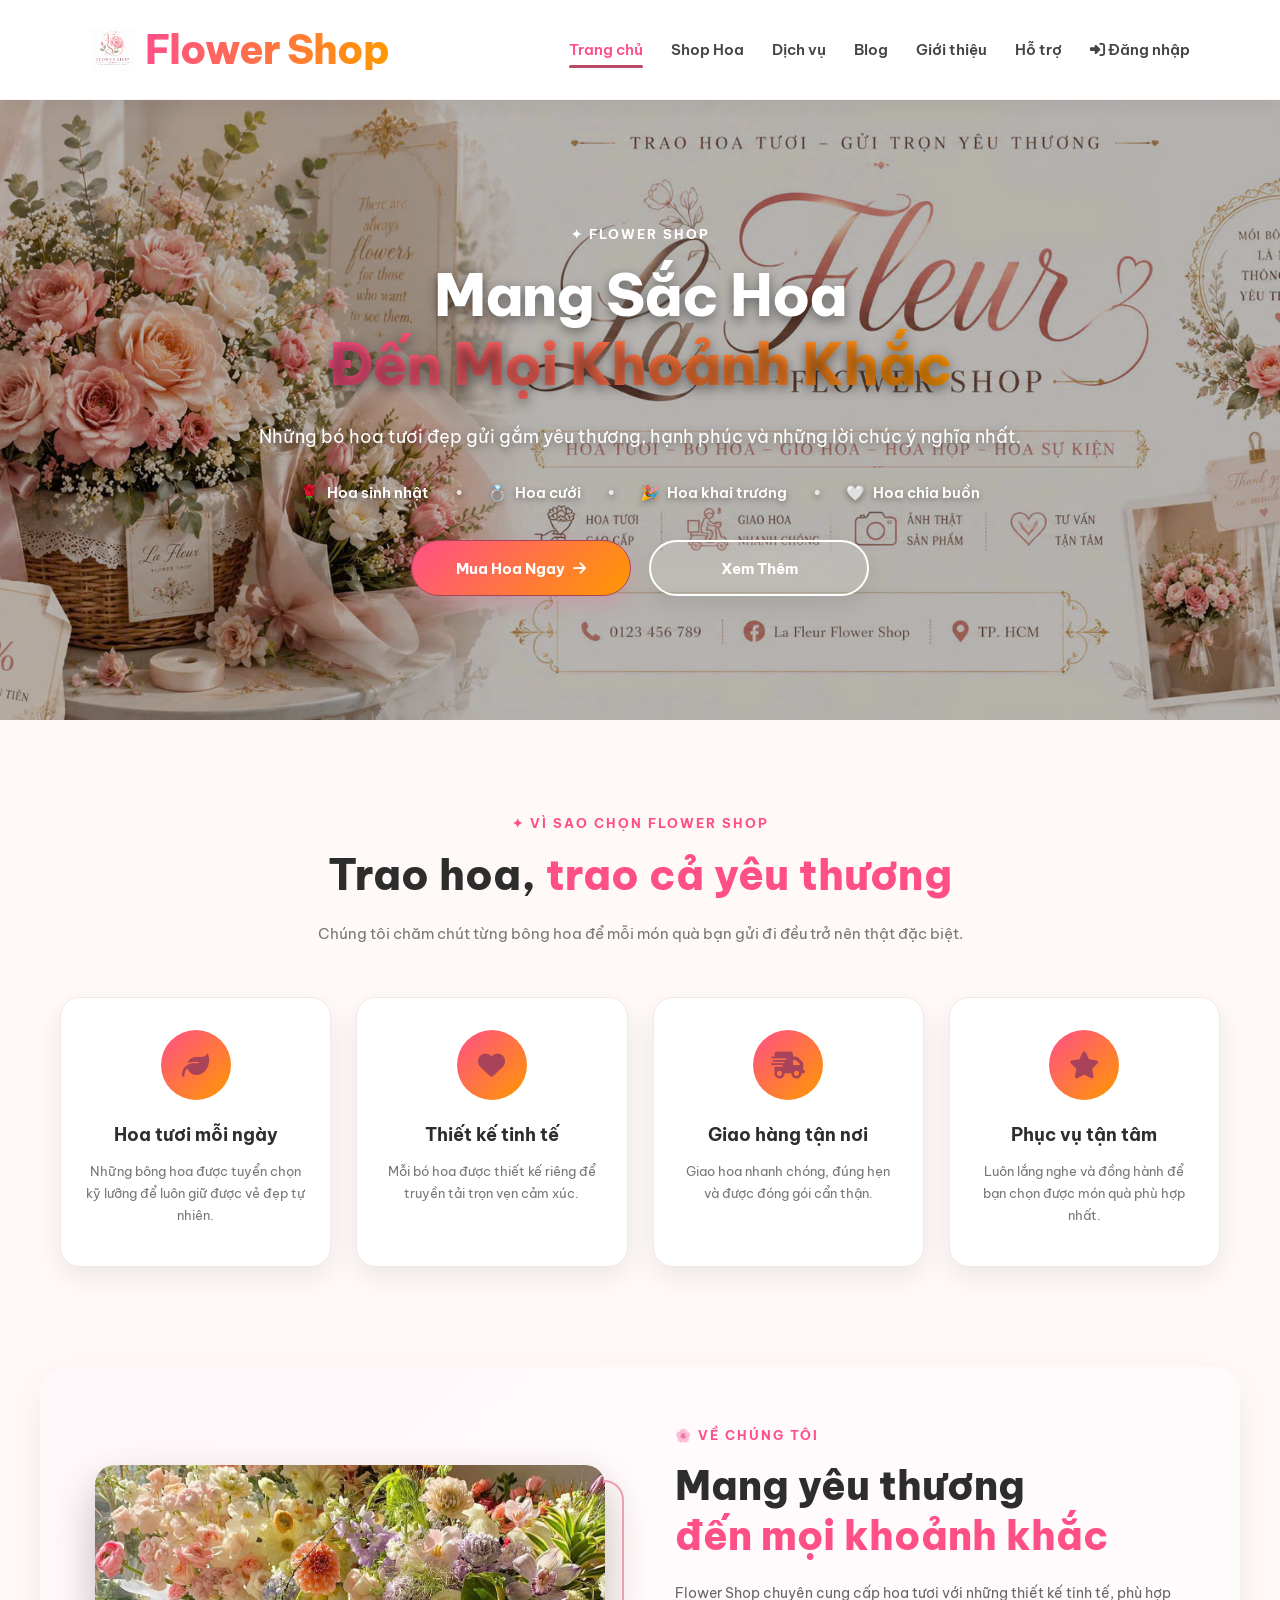
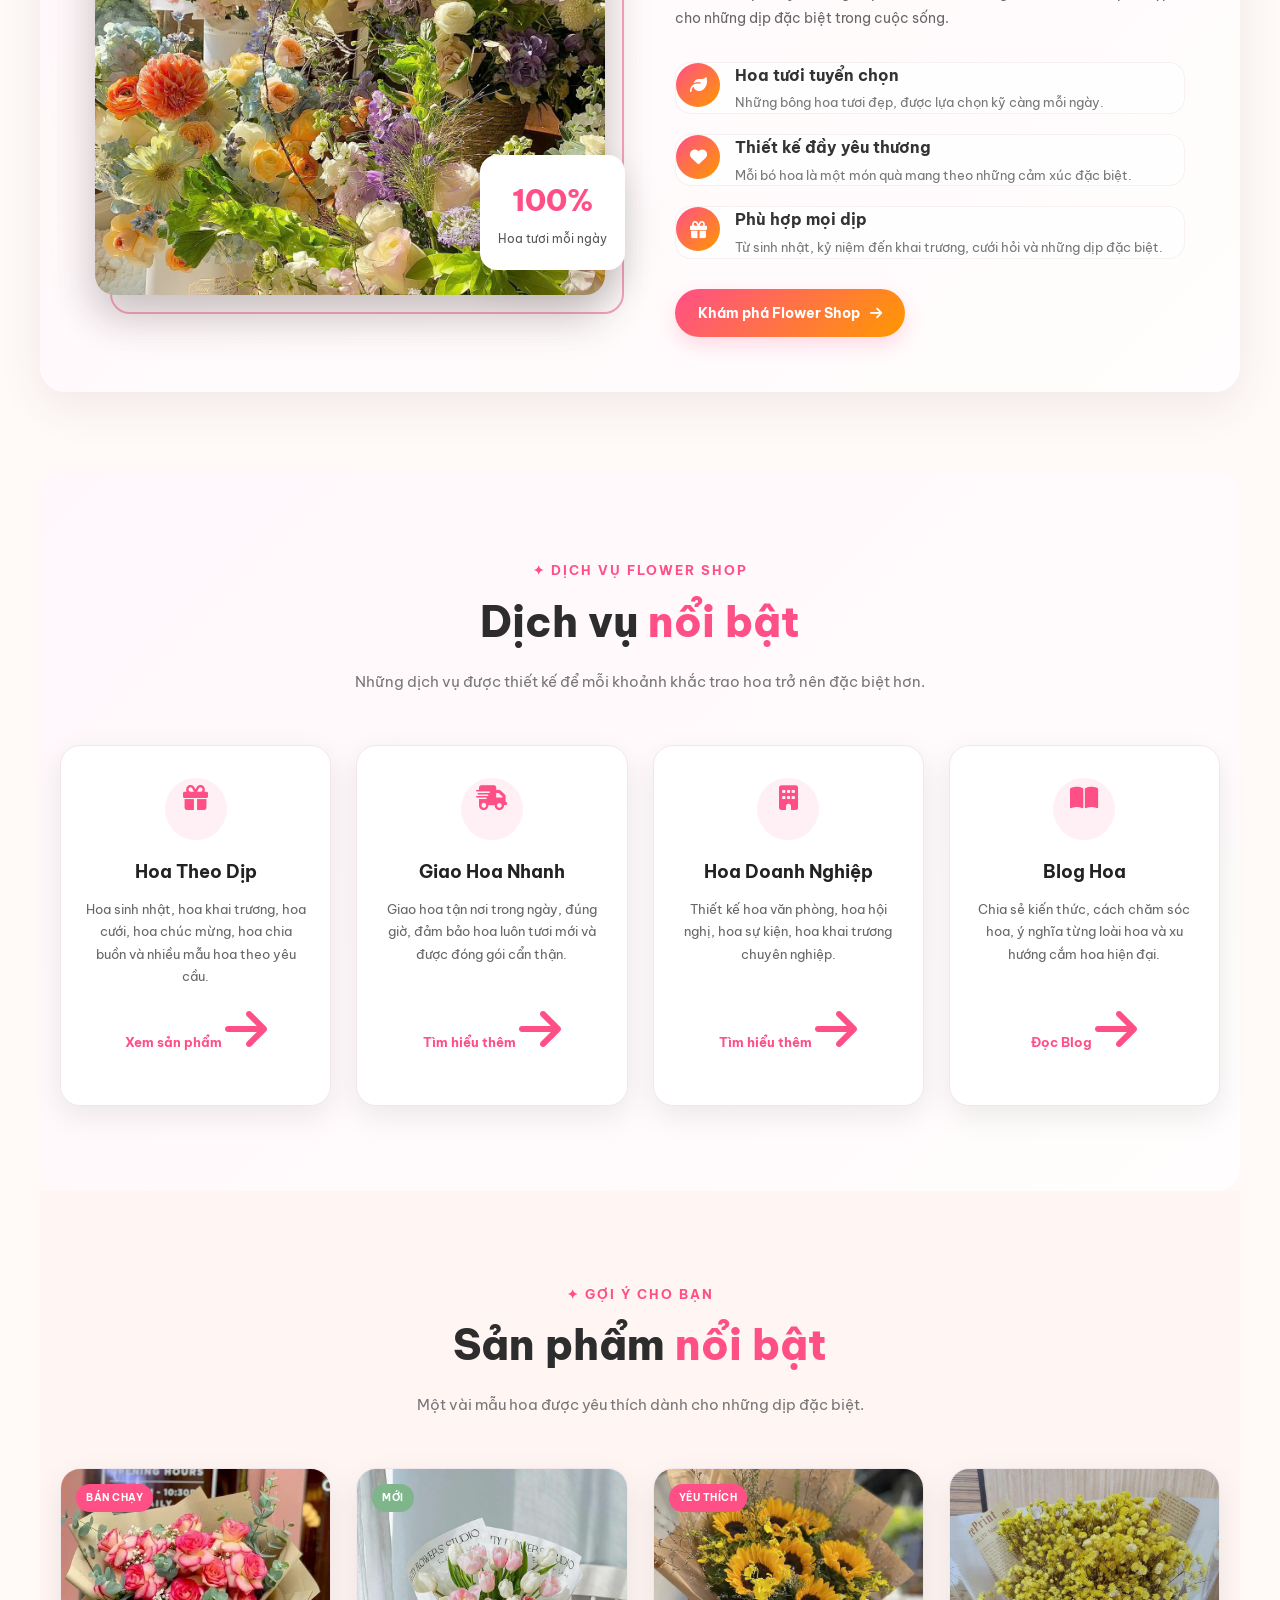
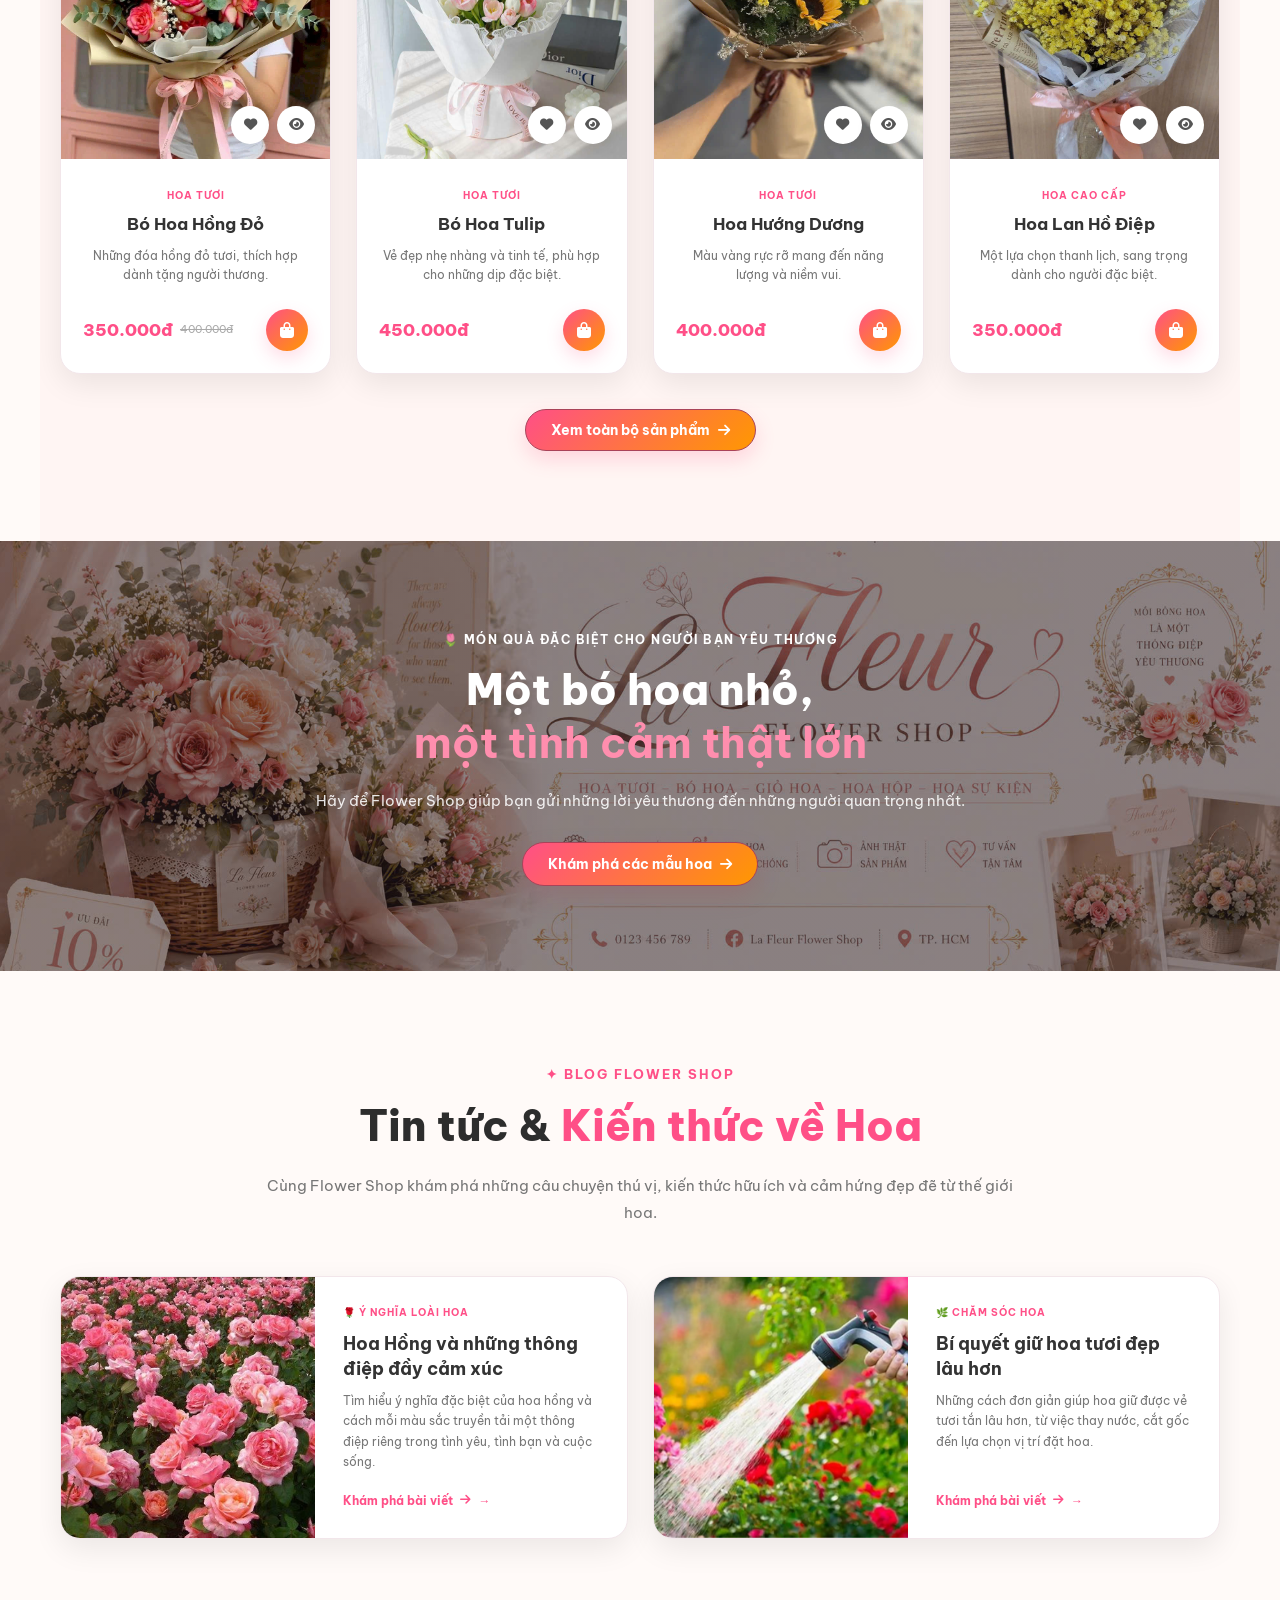
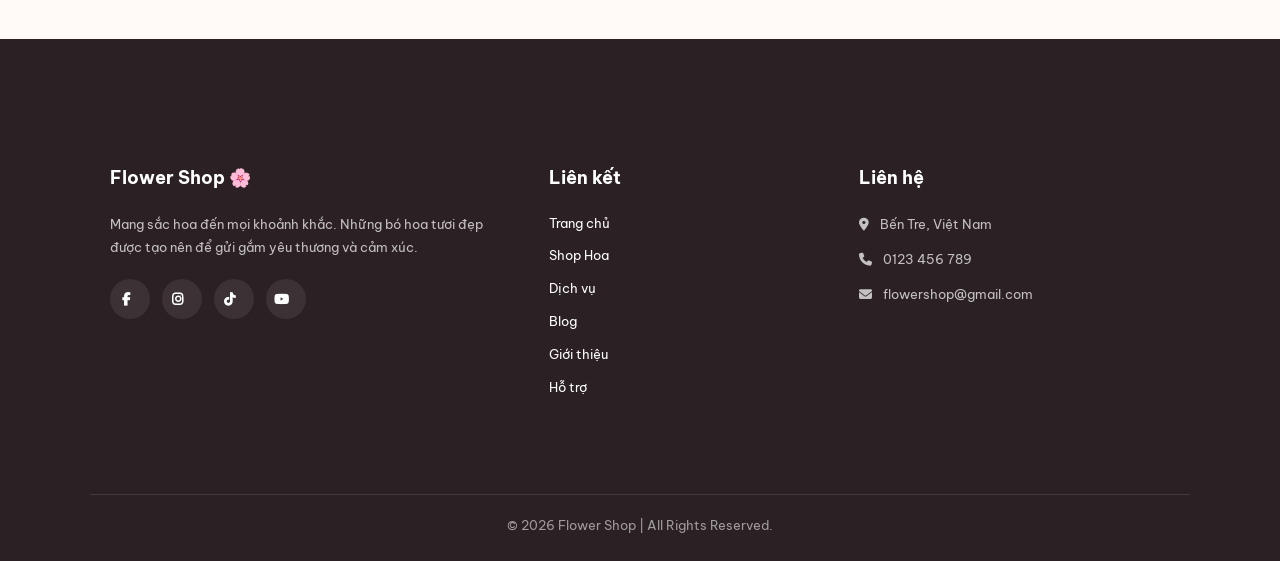
<file: index.html>
<!DOCTYPE html>
<html lang="vi">

<head>

    <meta charset="UTF-8">

    <meta
        name="viewport"
        content="width=device-width, initial-scale=1.0"
    >

    <meta
        name="description"
        content="Flower Shop - Hoa tươi cho mọi khoảnh khắc đặc biệt"
    >

    <title>Flower Shop | Mang Sắc Hoa Đến Mọi Khoảnh Khắc</title>


    <!-- =====================================================
         GOOGLE FONT
    ====================================================== -->

    <link rel="preconnect" href="https://fonts.googleapis.com">

    <link
        rel="preconnect"
        href="https://fonts.gstatic.com"
        crossorigin
    >

    <link
        href="https://fonts.googleapis.com/css2?family=Be+Vietnam+Pro:wght@300;400;500;600;700;800&display=swap"
        rel="stylesheet"
    >


    <!-- =====================================================
         FONT AWESOME
    ====================================================== -->

    <link
        rel="stylesheet"
        href="https://cdnjs.cloudflare.com/ajax/libs/font-awesome/6.7.2/css/all.min.css"
    >


    <!-- =====================================================
         CSS CHUNG
    ====================================================== -->

    <link
        rel="stylesheet"
        href="style.css"
    >


    <!-- =====================================================
         CSS RIÊNG TRANG CHỦ

         QUAN TRỌNG:
         Tất cả selector đều bắt đầu bằng .home-page
         nên không ảnh hưởng các trang khác.
    ====================================================== -->

    <style>

        /* =====================================================
           BIẾN MÀU - LẤY SHOP.HTML LÀM CHUẨN
        ====================================================== */

        .home-page {

            --home-pink: #ff4f87;
            --home-pink-dark: #e63b72;
            --home-pink-light: #ffe5ee;

            --home-orange: #ff9800;
            --home-orange-light: #ffc46b;

            --home-dark: #2d2d2d;
            --home-gray: #666666;
            --home-gray-light: #888888;

            --home-background: #fff9fb;

            font-family:
                "Be Vietnam Pro",
                sans-serif;
        }


        /* =====================================================
           FONT TIẾNG VIỆT
        ====================================================== */

        .home-page,
        .home-page *,
        .home-page h1,
        .home-page h2,
        .home-page h3,
        .home-page h4,
        .home-page h5,
        .home-page h6,
        .home-page p,
        .home-page a,
        .home-page span,
        .home-page strong,
        .home-page button,
        .home-page input,
        .home-page textarea,
        .home-page select {

            font-family:
                "Be Vietnam Pro",
                sans-serif;
        }


        /* =====================================================
           ICON FONT AWESOME
        ====================================================== */

        .home-page i[class*="fa-"] {

            font-family:
                "Font Awesome 6 Free",
                "Font Awesome 6 Brands" !important;

            font-style: normal;

            -webkit-font-smoothing: antialiased;
        }


        .home-page .fab {

            font-family:
                "Font Awesome 6 Brands" !important;
        }


        /* =====================================================
           ẢNH
        ====================================================== */

        .home-page img {

            display: block;

            max-width: 100%;
        }


        /* =====================================================
           HEADER
           GIỐNG SHOP.HTML
        ====================================================== */

        .home-page header {

            position: sticky;

            top: 0;

            left: 0;

            z-index: 9999;

            width: 100%;

            min-height: 88px;

            display: flex;

            align-items: center;

            justify-content: space-between;

            padding: 14px 7%;

            background:
                rgba(255, 255, 255, 0.96);

            backdrop-filter: blur(12px);

            border-bottom:
                1px solid rgba(255, 79, 135, 0.08);

            box-shadow:
                0 3px 18px rgba(0, 0, 0, 0.07);
        }


        /* =====================================================
           LOGO
        ====================================================== */

        .home-page header .logo {

            display: flex;

            align-items: center;

            gap: 10px;

            color: var(--home-pink);

            font-size: 28px;

            font-weight: 700;

            letter-spacing: -0.5px;

            text-decoration: none;

            transition: 0.3s ease;
        }


        .home-page header .logo img {

            display: block;

            width: auto;

            height: 45px;

            max-width: 55px;

            object-fit: contain;
        }


        .home-page header .logo span {

            display: inline-block;

            white-space: nowrap;

            background:
                linear-gradient(
                    90deg,
                    var(--home-pink),
                    var(--home-orange)
                );

            -webkit-background-clip: text;

            -webkit-text-fill-color: transparent;

            background-clip: text;
        }


        .home-page header .logo:hover {

            transform:
                translateY(-1px);
        }


        /* =====================================================
           NAVIGATION
        ====================================================== */

        .home-page header nav ul {

            display: flex;

            align-items: center;

            gap: 28px;

            margin: 0;

            padding: 0;

            list-style: none;
        }


        .home-page header nav ul li {

            margin: 0;

            padding: 0;
        }


        .home-page header nav ul li a {

            position: relative;

            display: inline-block;

            padding: 8px 0;

            color: #444;

            font-size: 15px;

            font-weight: 600;

            white-space: nowrap;

            text-decoration: none;

            transition: 0.3s ease;
        }


        .home-page header nav ul li a:hover,

        .home-page header nav ul li a.active {

            color: var(--home-pink);
        }


        .home-page header nav ul li a::after {

            content: "";

            position: absolute;

            left: 0;

            bottom: 0;

            width: 0;

            height: 3px;

            border-radius: 10px;

            background:
                linear-gradient(
                    90deg,
                    var(--home-pink),
                    var(--home-orange)
                );

            transition: 0.3s ease;
        }


        .home-page header nav ul li a:hover::after,

        .home-page header nav ul li a.active::after {

            width: 100%;
        }


        /* =====================================================
           HERO
           GIỮ HÌNH BANNER CŨ
        ====================================================== */

        .home-page .hero {

            position: relative;

            width: 100%;

            min-height: 620px;

            display: flex;

            align-items: center;

            justify-content: center;

            overflow: hidden;

            background:
                linear-gradient(
                    rgba(0, 0, 0, 0.28),
                    rgba(0, 0, 0, 0.28)
                ),
                url("images/banner.jpg");

            background-repeat: no-repeat;

            background-position: center;

            background-size: cover;
        }


        .home-page .hero-content {

            position: relative;

            z-index: 2;

            width: 100%;

            max-width: 1200px;

            padding: 90px 30px;

            display: flex;

            flex-direction: column;

            align-items: center;

            justify-content: center;

            text-align: center;
        }


        .home-page .hero-label {

            display: inline-block;

            margin-bottom: 15px;

            color: #ffffff;

            font-size: 13px;

            font-weight: 700;

            letter-spacing: 2px;
        }


        .home-page .hero h1 {

            max-width: 1000px;

            margin: 0 0 22px;

            color: #ffffff;

            font-size: 58px;

            font-weight: 800;

            line-height: 1.2;

            letter-spacing: -1px;

            text-shadow:
                0 4px 12px rgba(0, 0, 0, 0.45);
        }


        .home-page .hero h1 span {

            display: block;

            background:
                linear-gradient(
                    90deg,
                    #ff4f87,
                    #ff9800
                );

            -webkit-background-clip: text;

            -webkit-text-fill-color: transparent;

            background-clip: text;
        }


        .home-page .hero-description {

            width: 100%;

            max-width: 850px;
        }


        .home-page .hero-intro {

            margin: 0 0 28px;

            color: #ffffff;

            font-size: 18px;

            font-weight: 400;

            line-height: 1.8;

            text-shadow:
                0 2px 8px rgba(0, 0, 0, 0.45);
        }


        .home-page .hero-categories {

            display: flex;

            align-items: center;

            justify-content: center;

            flex-wrap: wrap;

            gap: 15px 25px;

            margin-bottom: 35px;
        }


        .home-page .hero-categories span {

            display: flex;

            align-items: center;

            gap: 8px;

            color: #ffffff;

            font-size: 15px;

            font-weight: 500;

            text-shadow:
                0 2px 6px rgba(0, 0, 0, 0.4);
        }


        .home-page .hero-categories strong {

            font-weight: 600;
        }


        .home-page .hero-btn {

            display: flex;

            align-items: center;

            justify-content: center;

            flex-wrap: wrap;

            gap: 18px;
        }


        .home-page .hero-btn .btn {

            width: 220px;

            height: 56px;

            display: inline-flex;

            align-items: center;

            justify-content: center;

            gap: 8px;

            padding: 0;

            border-radius: 35px;

            color: #ffffff;

            background:
                linear-gradient(
                    135deg,
                    var(--home-pink),
                    var(--home-orange)
                );

            font-size: 15px;

            font-weight: 700;

            box-shadow:
                0 8px 20px rgba(255, 79, 129, 0.20);

            transition: 0.3s ease;
        }


        .home-page .hero-btn .btn:hover {

            color: #ffffff;

            transform:
                translateY(-4px);

            box-shadow:
                0 14px 30px rgba(255, 79, 129, 0.28);
        }


        .home-page .hero-btn .btn-outline {

            color: #ffffff;

            background:
                rgba(255, 255, 255, 0.12);

            border:
                2px solid #ffffff;

            box-shadow:
                0 8px 20px rgba(0, 0, 0, 0.08);
        }


        .home-page .hero-btn .btn-outline:hover {

            color: var(--home-pink);

            background: #ffffff;
        }


        /* =====================================================
           SECTION HEADING
        ====================================================== */

        .home-page .section-label {

            display: inline-block;

            margin-bottom: 14px;

            color: var(--home-pink);

            font-size: 13px;

            font-weight: 700;

            letter-spacing: 2px;
        }


        .home-page .section-heading {

            max-width: 760px;

            margin: 0 auto 50px;

            text-align: center;
        }


        .home-page .section-heading h2,

        .home-page .why-us-header h2,

        .home-page .news-header h2 {

            margin: 0 0 18px;

            color: var(--home-dark);

            font-size: 42px;

            font-weight: 800;

            line-height: 1.3;
        }


        .home-page .section-heading h2 span,

        .home-page .why-us-header h2 span,

        .home-page .news-header h2 span,

        .home-page .about-text h2 span {

            color: var(--home-pink);
        }


        .home-page .section-heading p,

        .home-page .why-us-header p,

        .home-page .news-header p {

            color: #777;

            font-size: 15px;

            line-height: 1.8;
        }


        /* =====================================================
           WHY US
        ====================================================== */

        .home-page .why-us {

            width: 100%;

            max-width: 1200px;

            margin: 0 auto;

            padding: 90px 20px 80px;
        }


        .home-page .why-us-header {

            max-width: 760px;

            margin: 0 auto 50px;

            text-align: center;
        }


        .home-page .why-us-grid {

            display: grid;

            grid-template-columns:
                repeat(4, 1fr);

            gap: 25px;
        }


        .home-page .why-us-card {

            min-height: 270px;

            padding: 32px 25px;

            background: #ffffff;

            border:
                1px solid #f2e6ea;

            border-radius: 20px;

            text-align: center;

            box-shadow:
                0 10px 30px rgba(0, 0, 0, 0.08);

            transition:
                transform 0.3s ease,
                box-shadow 0.3s ease;
        }


        .home-page .why-us-card:hover {

            transform:
                translateY(-8px);

            box-shadow:
                0 18px 45px rgba(0, 0, 0, 0.14);
        }


        .home-page .why-us-icon {

            width: 70px;

            height: 70px;

            margin: 0 auto 22px;

            display: flex;

            align-items: center;

            justify-content: center;

            border-radius: 50%;

            color: #ffffff;

            background:
                linear-gradient(
                    135deg,
                    var(--home-pink),
                    var(--home-orange)
                );

            font-size: 27px;
        }


        .home-page .why-us-card h3 {

            margin: 0 0 12px;

            color: #2d2d2d;

            font-size: 18px;

            font-weight: 700;
        }


        .home-page .why-us-card p {

            color: #777;

            font-size: 13px;

            line-height: 1.7;
        }


        /* =====================================================
           ABOUT
        ====================================================== */

        .home-page .about-home {

            position: relative;

            width: calc(100% - 40px);

            max-width: 1200px;

            min-height: 540px;

            margin: 20px auto 80px;

            padding: 55px;

            display: grid;

            grid-template-columns:
                1fr 1fr;

            align-items: center;

            gap: 70px;

            background:
                linear-gradient(
                    135deg,
                    #fff8fa,
                    #fffdfd
                );

            border-radius: 25px;

            box-shadow:
                0 15px 45px rgba(65, 30, 45, 0.08);
        }


        .home-page .about-image {

            position: relative;

            height: 430px;

            border-radius: 20px;

            overflow: visible;
        }


        .home-page .about-image img {

            width: 100%;

            height: 100%;

            object-fit: cover;

            border-radius: 20px;

            box-shadow:
                0 20px 40px rgba(0, 0, 0, 0.15);

            transition: 0.4s ease;
        }


        .home-page .about-image:hover img {

            transform:
                scale(1.02);
        }


        .home-page .about-image::before {

            content: "";

            position: absolute;

            top: 15px;

            left: 15px;

            width: 100%;

            height: 100%;

            border:
                2px solid #f4a1b8;

            border-radius: 20px;

            z-index: 0;
        }


        .home-page .about-image img {

            position: relative;

            z-index: 1;
        }


        .home-page .about-badge {

            position: absolute;

            right: -20px;

            bottom: 25px;

            z-index: 3;

            width: 145px;

            height: 115px;

            display: flex;

            flex-direction: column;

            align-items: center;

            justify-content: center;

            text-align: center;

            background: #ffffff;

            border-radius: 17px;

            box-shadow:
                0 15px 35px rgba(0, 0, 0, 0.15);
        }


        .home-page .about-badge strong {

            color: var(--home-pink);

            font-size: 30px;

            font-weight: 800;
        }


        .home-page .about-badge span {

            margin-top: 5px;

            color: #555;

            font-size: 12px;
        }


        .home-page .about-text {

            text-align: left;
        }


        .home-page .about-label {

            display: inline-block;

            margin-bottom: 15px;

            color: var(--home-pink);

            font-size: 13px;

            font-weight: 700;

            letter-spacing: 2px;
        }


        .home-page .about-text h2 {

            margin: 0 0 20px;

            color: var(--home-dark);

            font-size: 40px;

            font-weight: 800;

            line-height: 1.25;
        }


        .home-page .about-intro {

            margin-bottom: 30px;

            color: #666;

            font-size: 14px;

            line-height: 1.8;
        }


        .home-page .about-features {

            display: flex;

            flex-direction: column;

            gap: 20px;

            margin-bottom: 30px;
        }


        .home-page .about-feature {

            display: flex;

            align-items: flex-start;

            gap: 15px;
        }


        .home-page .about-feature > i {

            width: 44px;

            height: 44px;

            min-width: 44px;

            display: flex;

            align-items: center;

            justify-content: center;

            border-radius: 50%;

            color: #ffffff;

            background:
                linear-gradient(
                    135deg,
                    var(--home-pink),
                    var(--home-orange)
                );

            font-size: 17px;
        }


        .home-page .about-feature h3 {

            margin: 0 0 4px;

            color: #333;

            font-size: 16px;

            font-weight: 700;
        }


        .home-page .about-feature p {

            color: #777;

            font-size: 13px;

            line-height: 1.6;
        }


        .home-page .about-btn {

            display: inline-flex;

            align-items: center;

            gap: 10px;

            padding: 13px 23px;

            border-radius: 30px;

            color: #ffffff;

            background:
                linear-gradient(
                    135deg,
                    var(--home-pink),
                    var(--home-orange)
                );

            font-size: 14px;

            font-weight: 700;

            box-shadow:
                0 8px 20px rgba(255, 79, 129, 0.20);

            transition: 0.3s ease;
        }


        .home-page .about-btn:hover {

            color: #ffffff;

            transform:
                translateY(-3px);
        }


        /* =====================================================
           DỊCH VỤ
        ====================================================== */

        .home-page .service {

            width: calc(100% - 40px);

            max-width: 1200px;

            margin: 0 auto;

            padding: 85px 20px;

            background:
                linear-gradient(
                    135deg,
                    #fff7fb,
                    #fffdfd
                );

            border-radius: 25px;
        }


        .home-page .card {

            display: grid;

            grid-template-columns:
                repeat(4, 1fr);

            gap: 25px;
        }


        .home-page .box {

            min-height: 275px;

            padding: 32px 24px;

            display: flex;

            flex-direction: column;

            align-items: center;

            justify-content: flex-start;

            background: #ffffff;

            border:
                1px solid #f2e6ea;

            border-radius: 20px;

            text-align: center;

            box-shadow:
                0 10px 30px rgba(0, 0, 0, 0.08);

            transition:
                transform 0.3s ease,
                box-shadow 0.3s ease;
        }


        .home-page .box:hover {

            transform:
                translateY(-8px);

            box-shadow:
                0 18px 45px rgba(0, 0, 0, 0.14);
        }


        .home-page .service-icon {

            width: 62px;

            height: 62px;

            margin-bottom: 18px;

            display: flex;

            align-items: center;

            justify-content: center;

            border-radius: 50%;

            color: var(--home-pink);

            background: #fff0f5;

            font-size: 25px;
        }


        .home-page .box h3 {

            margin: 0 0 12px;

            color: #222;

            font-size: 18px;

            font-weight: 700;
        }


        .home-page .box p {

            color: #666;

            font-size: 13px;

            line-height: 1.7;
        }


        .home-page .box a {

            margin-top: auto;

            padding-top: 18px;

            color: var(--home-pink);

            font-size: 13px;

            font-weight: 700;

            transition: 0.3s ease;
        }


        .home-page .box a:hover {

            color: var(--home-orange);
        }


        /* =====================================================
           SẢN PHẨM NỔI BẬT
        ====================================================== */

        .home-page .featured {

            width: 100%;

            max-width: 1200px;

            margin: 0 auto;

            padding: 90px 20px;

            overflow: hidden;
        }


        .home-page .products {

            display: grid;

            grid-template-columns:
                repeat(4, 1fr);

            gap: 25px;
        }


        .home-page .product-card {

            overflow: hidden;

            display: flex;

            flex-direction: column;

            background: #ffffff;

            border:
                1px solid #f2e6ea;

            border-radius: 20px;

            box-shadow:
                0 10px 30px rgba(0, 0, 0, 0.08);

            transition:
                transform 0.3s ease,
                box-shadow 0.3s ease;
        }


        .home-page .product-card:hover {

            transform:
                translateY(-8px);

            box-shadow:
                0 18px 45px rgba(0, 0, 0, 0.14);
        }


        .home-page .product-image {

            position: relative;

            width: 100%;

            height: 290px;

            overflow: hidden;

            background: #fff4f7;
        }


        .home-page .product-image img {

            width: 100%;

            height: 100%;

            object-fit: cover;

            transition: 0.4s ease;
        }


        .home-page .product-card:hover .product-image img {

            transform:
                scale(1.04);
        }


        .home-page .product-badge {

            position: absolute;

            top: 15px;

            left: 15px;

            z-index: 2;

            padding: 6px 10px;

            border-radius: 20px;

            color: #ffffff;

            background: var(--home-pink);

            font-size: 10px;

            font-weight: 700;

            letter-spacing: 0.5px;
        }


        .home-page .product-badge.new {

            background: #7fb58a;
        }


        .home-page .product-actions {

            position: absolute;

            right: 15px;

            bottom: 15px;

            display: flex;

            gap: 8px;
        }


        .home-page .product-actions button {

            width: 38px;

            height: 38px;

            display: flex;

            align-items: center;

            justify-content: center;

            border: none;

            border-radius: 50%;

            color: #555;

            background: #ffffff;

            cursor: pointer;

            box-shadow:
                0 5px 15px rgba(0, 0, 0, 0.10);

            transition: 0.3s ease;
        }


        .home-page .product-actions button:hover {

            color: #ffffff;

            background: var(--home-pink);

            transform:
                translateY(-2px);
        }


        .home-page .product-info {

            padding: 22px;
        }


        .home-page .product-type {

            display: inline-block;

            margin-bottom: 7px;

            color: var(--home-pink);

            font-size: 10px;

            font-weight: 700;

            letter-spacing: 1px;
        }


        .home-page .product-info h3 {

            margin: 0 0 8px;

            color: #333;

            font-size: 17px;

            font-weight: 700;
        }


        .home-page .product-info > p {

            min-height: 45px;

            margin: 0 0 18px;

            color: #777;

            font-size: 12px;

            line-height: 1.6;
        }


        .home-page .product-bottom {

            display: flex;

            align-items: center;

            justify-content: space-between;

            gap: 10px;
        }


        .home-page .product-price {

            display: flex;

            align-items: center;

            flex-wrap: wrap;

            gap: 7px;
        }


        .home-page .product-price strong {

            color: var(--home-pink);

            font-size: 17px;

            font-weight: 800;
        }


        .home-page .product-price del {

            color: #aaa;

            font-size: 11px;
        }


        .home-page .product-buy {

            width: 42px;

            height: 42px;

            display: flex;

            align-items: center;

            justify-content: center;

            flex-shrink: 0;

            border-radius: 50%;

            color: #ffffff;

            background:
                linear-gradient(
                    135deg,
                    var(--home-pink),
                    var(--home-orange)
                );

            font-size: 15px;

            box-shadow:
                0 7px 18px rgba(255, 79, 129, 0.20);

            transition: 0.3s ease;
        }


        .home-page .product-buy:hover {

            color: #ffffff;

            transform:
                translateY(-3px);
        }


        .home-page .featured-more {

            margin-top: 35px;

            text-align: center;
        }


        .home-page .featured-more .btn {

            display: inline-flex;

            align-items: center;

            justify-content: center;

            gap: 8px;

            padding: 13px 25px;

            border-radius: 30px;

            color: #ffffff;

            background:
                linear-gradient(
                    135deg,
                    var(--home-pink),
                    var(--home-orange)
                );

            font-size: 14px;

            font-weight: 700;

            box-shadow:
                0 8px 20px rgba(255, 79, 129, 0.20);

            transition: 0.3s ease;
        }


        .home-page .featured-more .btn:hover {

            transform:
                translateY(-3px);

            color: #ffffff;
        }


        /* =====================================================
           CTA
        ====================================================== */

        .home-page .home-cta {

            position: relative;

            min-height: 430px;

            display: flex;

            align-items: center;

            justify-content: center;

            overflow: hidden;

            background:
                linear-gradient(
                    rgba(35, 20, 25, 0.52),
                    rgba(35, 20, 25, 0.52)
                ),
                url("images/banner.jpg");

            background-position: center;

            background-size: cover;

            text-align: center;
        }


        .home-page .home-cta-content {

            position: relative;

            z-index: 2;

            max-width: 760px;

            padding: 60px 20px;
        }


        .home-page .home-cta-content > span {

            display: inline-block;

            margin-bottom: 15px;

            color: #ffffff;

            font-size: 12px;

            font-weight: 700;

            letter-spacing: 1.5px;
        }


        .home-page .home-cta-content h2 {

            margin: 0 0 18px;

            color: #ffffff;

            font-size: 42px;

            font-weight: 800;

            line-height: 1.25;
        }


        .home-page .home-cta-content h2 strong {

            color: #ff8eae;
        }


        .home-page .home-cta-content p {

            margin-bottom: 28px;

            color: rgba(255,255,255,0.88);

            font-size: 15px;

            line-height: 1.8;
        }


        .home-page .home-cta-content .btn {

            display: inline-flex;

            align-items: center;

            justify-content: center;

            gap: 8px;

            padding: 14px 25px;

            border-radius: 30px;

            color: #ffffff;

            background:
                linear-gradient(
                    135deg,
                    var(--home-pink),
                    var(--home-orange)
                );

            font-size: 14px;

            font-weight: 700;

            transition: 0.3s ease;
        }


        .home-page .home-cta-content .btn:hover {

            color: #ffffff;

            transform:
                translateY(-3px);
        }


        /* =====================================================
           BLOG
        ====================================================== */

        .home-page .news {

            width: 100%;

            max-width: 1200px;

            margin: 0 auto;

            padding: 90px 20px 100px;

            overflow: hidden;
        }


        .home-page .news-header {

            max-width: 760px;

            margin: 0 auto 50px;

            text-align: center;
        }


        .home-page .news-box {

            display: grid;

            grid-template-columns:
                repeat(2, 1fr);

            gap: 25px;
        }


        .home-page .news-card {

            overflow: hidden;

            display: grid;

            grid-template-columns:
                0.9fr 1.1fr;

            background: #ffffff;

            border:
                1px solid #f2e6ea;

            border-radius: 20px;

            box-shadow:
                0 10px 30px rgba(0, 0, 0, 0.08);

            transition:
                transform 0.3s ease,
                box-shadow 0.3s ease;
        }


        .home-page .news-card:hover {

            transform:
                translateY(-7px);

            box-shadow:
                0 18px 45px rgba(0, 0, 0, 0.14);
        }


        .home-page .news-image {

            height: 100%;

            min-height: 260px;

            overflow: hidden;
        }


        .home-page .news-image img {

            width: 100%;

            height: 100%;

            object-fit: cover;

            transition: 0.4s ease;
        }


        .home-page .news-card:hover .news-image img {

            transform:
                scale(1.04);
        }


        .home-page .news-card-content {

            padding: 28px;
        }


        .home-page .news-category {

            display: inline-block;

            margin-bottom: 10px;

            color: var(--home-pink);

            font-size: 10px;

            font-weight: 700;

            letter-spacing: 1px;
        }


        .home-page .news-card-content h3 {

            margin: 0 0 10px;

            color: #333;

            font-size: 18px;

            font-weight: 700;

            line-height: 1.4;
        }


        .home-page .news-card-content p {

            margin-bottom: 18px;

            color: #777;

            font-size: 12px;

            line-height: 1.7;
        }


        .home-page .btn2 {

            display: inline-flex;

            align-items: center;

            gap: 7px;

            color: var(--home-pink);

            font-size: 12px;

            font-weight: 700;

            transition: 0.3s ease;
        }


        .home-page .btn2:hover {

            color: var(--home-orange);

            transform:
                translateX(3px);
        }


        /* =====================================================
           FOOTER - ĐỒNG BỘ SHOP
        ====================================================== */

        .home-page footer {

            margin-top: 0;

            background:
                #2b2024;
        }


        .home-page footer .footer-content {

            max-width: 1200px;

            margin: 0 auto;

            padding:
                65px 20px 45px;
        }


        .home-page footer .footer-box h3 {

            font-size: 18px;
        }


        .home-page footer .footer-box p,

        .home-page footer .footer-box li,

        .home-page footer .footer-box a {

            font-size: 13px;
        }


        .home-page footer .social a {

            transition: 0.3s ease;
        }


        .home-page footer .social a:hover {

            background: var(--home-pink);

            transform:
                translateY(-3px);
        }


        /* =====================================================
           RESPONSIVE TABLET
        ====================================================== */

        @media (max-width: 1000px) {

            .home-page header {

                padding:
                    14px 5%;
            }


            .home-page header nav ul {

                gap: 18px;
            }


            .home-page .hero h1 {

                font-size: 48px;
            }


            .home-page .why-us-grid,

            .home-page .card,

            .home-page .products {

                grid-template-columns:
                    repeat(2, 1fr);
            }


            .home-page .about-home {

                grid-template-columns: 1fr;

                gap: 50px;

                padding: 45px;
            }


            .home-page .about-text {

                text-align: center;
            }


            .home-page .about-feature {

                text-align: left;
            }


            .home-page .news-box {

                grid-template-columns: 1fr;
            }

        }


        /* =====================================================
           MOBILE
        ====================================================== */

        @media (max-width: 768px) {

            .home-page header {

                min-height: auto;

                flex-direction: column;

                gap: 10px;

                padding:
                    12px 20px;
            }


            .home-page header .logo {

                gap: 8px;

                font-size: 25px;
            }


            .home-page header .logo img {

                height: 42px;

                max-width: 52px;
            }


            .home-page header nav ul {

                flex-wrap: wrap;

                justify-content: center;

                gap:
                    5px 16px;
            }


            .home-page header nav ul li a {

                font-size: 12px;
            }


            .home-page .hero {

                min-height: 600px;
            }


            .home-page .hero-content {

                padding:
                    70px 20px;
            }


            .home-page .hero h1 {

                font-size: 38px;

                letter-spacing: -0.5px;
            }


            .home-page .hero-intro {

                font-size: 15px;
            }


            .home-page .hero-categories {

                display: grid;

                grid-template-columns:
                    1fr 1fr;

                gap: 12px;
            }


            .home-page .hero-categories span {

                justify-content: center;

                font-size: 13px;
            }


            .home-page .hero-categories span::after {

                display: none;
            }


            .home-page .hero-btn {

                flex-direction: column;

                width: 100%;
            }


            .home-page .hero-btn .btn {

                width: 220px;

                height: 52px;
            }


            .home-page .why-us,

            .home-page .featured,

            .home-page .news {

                padding:
                    70px 20px;
            }


            .home-page .section-heading h2,

            .home-page .why-us-header h2,

            .home-page .news-header h2 {

                font-size: 31px;
            }


            .home-page .why-us-grid,

            .home-page .card,

            .home-page .products {

                grid-template-columns: 1fr;
            }


            .home-page .why-us-card {

                min-height: 240px;
            }


            .home-page .about-home {

                width:
                    calc(100% - 30px);

                margin:
                    15px auto 60px;

                padding: 25px 20px;

                border-radius: 20px;
            }


            .home-page .about-image {

                height: 330px;
            }


            .home-page .about-badge {

                right: -5px;

                bottom: 15px;
            }


            .home-page .about-text h2 {

                font-size: 31px;
            }


            .home-page .service {

                width:
                    calc(100% - 30px);

                padding:
                    70px 15px;

                border-radius: 20px;
            }


            .home-page .product-image {

                height: 300px;
            }


            .home-page .home-cta-content h2 {

                font-size: 32px;
            }


            .home-page .news-card {

                grid-template-columns: 1fr;
            }


            .home-page .news-image {

                height: 230px;

                min-height: 230px;
            }

        }


        /* =====================================================
           MOBILE NHỎ
        ====================================================== */

        @media (max-width: 480px) {

            .home-page header .logo {

                font-size: 23px;
            }


            .home-page header .logo img {

                height: 38px;

                max-width: 48px;
            }


            .home-page header nav ul {

                gap:
                    4px 10px;
            }


            .home-page header nav ul li a {

                font-size: 11px;
            }


            .home-page .hero {

                min-height: 570px;
            }


            .home-page .hero h1 {

                font-size: 31px;
            }


            .home-page .hero-intro {

                font-size: 14px;
            }


            .home-page .hero-categories span {

                font-size: 12px;
            }


            .home-page .section-heading h2,

            .home-page .why-us-header h2,

            .home-page .news-header h2 {

                font-size: 27px;
            }


            .home-page .about-text h2 {

                font-size: 28px;
            }


            .home-page .product-image {

                height: 270px;
            }


            .home-page .home-cta {

                min-height: 390px;
            }


            .home-page .home-cta-content h2 {

                font-size: 28px;
            }

        }

    </style>

</head>


<body class="home-page">


<!-- =====================================================
     HEADER
===================================================== -->

<header>

    <a
        href="index.html"
        class="logo"
    >

        <img
            src="images/logo.png"
            alt="Flower Shop Logo"
        >

        <span>
            Flower Shop
        </span>

    </a>


    <nav>

        <ul>

            <li>
                <a
                    href="index.html"
                    class="active"
                >
                    Trang chủ
                </a>
            </li>


            <li>
                <a href="shop.html">
                    Shop Hoa
                </a>
            </li>


            <li>
                <a href="dichvu.html">
                    Dịch vụ
                </a>
            </li>


            <li>
                <a href="blog.html">
                    Blog
                </a>
            </li>


            <li>
                <a href="gioithieu.html">
                    Giới thiệu
                </a>
            </li>


            <li>
                <a href="hotro.html">
                    Hỗ trợ
                </a>
            </li>


            <li>
                <a href="dangnhap.html">

                    <i class="fa-solid fa-right-to-bracket"></i>

                    Đăng nhập

                </a>
            </li>

        </ul>

    </nav>

</header>



<!-- =====================================================
     HERO
===================================================== -->

<section class="hero">

    <div class="hero-overlay"></div>


    <div class="hero-content">

        <span class="hero-label">
            ✦ FLOWER SHOP
        </span>


        <h1>

            Mang Sắc Hoa

            <span>
                Đến Mọi Khoảnh Khắc
            </span>

        </h1>


        <div class="hero-description">

            <p class="hero-intro">

                Những bó hoa tươi đẹp gửi gắm yêu thương,
                hạnh phúc và những lời chúc ý nghĩa nhất.

            </p>


            <div class="hero-categories">

                <span>
                    🌹
                    <strong>
                        Hoa sinh nhật
                    </strong>
                </span>


                <span>
                    💍
                    <strong>
                        Hoa cưới
                    </strong>
                </span>


                <span>
                    🎉
                    <strong>
                        Hoa khai trương
                    </strong>
                </span>


                <span>
                    🤍
                    <strong>
                        Hoa chia buồn
                    </strong>
                </span>

            </div>

        </div>


        <div class="hero-btn">

            <a
                href="shop.html"
                class="btn"
            >

                Mua Hoa Ngay

                <i class="fa-solid fa-arrow-right"></i>

            </a>


            <a
                href="gioithieu.html"
                class="btn btn-outline"
            >

                Xem Thêm

            </a>

        </div>

    </div>

</section>



<!-- =====================================================
     WHY US
===================================================== -->

<section class="why-us">

    <div class="why-us-header">

        <span class="section-label">
            ✦ VÌ SAO CHỌN FLOWER SHOP
        </span>


        <h2>

            Trao hoa,

            <span>
                trao cả yêu thương
            </span>

        </h2>


        <p>

            Chúng tôi chăm chút từng bông hoa
            để mỗi món quà bạn gửi đi
            đều trở nên thật đặc biệt.

        </p>

    </div>


    <div class="why-us-grid">


        <div class="why-us-card">

            <div class="why-us-icon">

                <i class="fa-solid fa-leaf"></i>

            </div>


            <h3>
                Hoa tươi mỗi ngày
            </h3>


            <p>

                Những bông hoa được tuyển chọn kỹ lưỡng
                để luôn giữ được vẻ đẹp tự nhiên.

            </p>

        </div>



        <div class="why-us-card">

            <div class="why-us-icon">

                <i class="fa-solid fa-heart"></i>

            </div>


            <h3>
                Thiết kế tinh tế
            </h3>


            <p>

                Mỗi bó hoa được thiết kế riêng
                để truyền tải trọn vẹn cảm xúc.

            </p>

        </div>



        <div class="why-us-card">

            <div class="why-us-icon">

                <i class="fa-solid fa-truck-fast"></i>

            </div>


            <h3>
                Giao hàng tận nơi
            </h3>


            <p>

                Giao hoa nhanh chóng, đúng hẹn
                và được đóng gói cẩn thận.

            </p>

        </div>



        <div class="why-us-card">

            <div class="why-us-icon">

                <i class="fa-solid fa-star"></i>

            </div>


            <h3>
                Phục vụ tận tâm
            </h3>


            <p>

                Luôn lắng nghe và đồng hành
                để bạn chọn được món quà phù hợp nhất.

            </p>

        </div>

    </div>

</section>



<!-- =====================================================
     GIỚI THIỆU
===================================================== -->

<section class="about-home">


    <div class="about-image">

        <img
            src="images/about.jpg"
            alt="Không gian Flower Shop"
        >


        <div class="about-badge">

            <strong>
                100%
            </strong>

            <span>
                Hoa tươi mỗi ngày
            </span>

        </div>

    </div>



    <div class="about-text">

        <span class="about-label section-label">

            🌸 VỀ CHÚNG TÔI

        </span>


        <h2>

            Mang yêu thương

            <br>

            <span>
                đến mọi khoảnh khắc
            </span>

        </h2>


        <p class="about-intro">

            Flower Shop chuyên cung cấp hoa tươi
            với những thiết kế tinh tế, phù hợp
            cho những dịp đặc biệt trong cuộc sống.

        </p>


        <div class="about-features">


            <div class="about-feature">

                <i class="fa-solid fa-leaf"></i>

                <div>

                    <h3>
                        Hoa tươi tuyển chọn
                    </h3>

                    <p>
                        Những bông hoa tươi đẹp,
                        được lựa chọn kỹ càng mỗi ngày.
                    </p>

                </div>

            </div>



            <div class="about-feature">

                <i class="fa-solid fa-heart"></i>

                <div>

                    <h3>
                        Thiết kế đầy yêu thương
                    </h3>

                    <p>
                        Mỗi bó hoa là một món quà
                        mang theo những cảm xúc đặc biệt.
                    </p>

                </div>

            </div>



            <div class="about-feature">

                <i class="fa-solid fa-gift"></i>

                <div>

                    <h3>
                        Phù hợp mọi dịp
                    </h3>

                    <p>
                        Từ sinh nhật, kỷ niệm đến khai trương,
                        cưới hỏi và những dịp đặc biệt.
                    </p>

                </div>

            </div>

        </div>


        <a
            href="gioithieu.html"
            class="about-btn"
        >

            Khám phá Flower Shop

            <i class="fa-solid fa-arrow-right"></i>

        </a>

    </div>

</section>



<!-- =====================================================
     DỊCH VỤ
===================================================== -->

<section class="service">

    <div class="section-heading">

        <span class="section-label">
            ✦ DỊCH VỤ FLOWER SHOP
        </span>


        <h2>

            Dịch vụ

            <span>
                nổi bật
            </span>

        </h2>


        <p>

            Những dịch vụ được thiết kế
            để mỗi khoảnh khắc trao hoa trở nên đặc biệt hơn.

        </p>

    </div>


    <div class="card">


        <div class="box">

            <div class="service-icon">

                <i class="fa-solid fa-gift"></i>

            </div>


            <h3>
                Hoa Theo Dịp
            </h3>


            <p>

                Hoa sinh nhật, hoa khai trương,
                hoa cưới, hoa chúc mừng,
                hoa chia buồn và nhiều mẫu hoa theo yêu cầu.

            </p>


            <a href="shop.html">

                Xem sản phẩm

                <i class="fa-solid fa-arrow-right"></i>

            </a>

        </div>



        <div class="box">

            <div class="service-icon">

                <i class="fa-solid fa-truck-fast"></i>

            </div>


            <h3>
                Giao Hoa Nhanh
            </h3>


            <p>

                Giao hoa tận nơi trong ngày,
                đúng giờ, đảm bảo hoa luôn tươi mới
                và được đóng gói cẩn thận.

            </p>


            <a href="dichvu.html">

                Tìm hiểu thêm

                <i class="fa-solid fa-arrow-right"></i>

            </a>

        </div>



        <div class="box">

            <div class="service-icon">

                <i class="fa-solid fa-building"></i>

            </div>


            <h3>
                Hoa Doanh Nghiệp
            </h3>


            <p>

                Thiết kế hoa văn phòng,
                hoa hội nghị,
                hoa sự kiện,
                hoa khai trương chuyên nghiệp.

            </p>


            <a href="dichvu.html">

                Tìm hiểu thêm

                <i class="fa-solid fa-arrow-right"></i>

            </a>

        </div>



        <div class="box">

            <div class="service-icon">

                <i class="fa-solid fa-book-open"></i>

            </div>


            <h3>
                Blog Hoa
            </h3>


            <p>

                Chia sẻ kiến thức,
                cách chăm sóc hoa,
                ý nghĩa từng loài hoa
                và xu hướng cắm hoa hiện đại.

            </p>


            <a href="blog.html">

                Đọc Blog

                <i class="fa-solid fa-arrow-right"></i>

            </a>

        </div>

    </div>

</section>



<!-- =====================================================
     SẢN PHẨM NỔI BẬT
===================================================== -->

<section class="featured">

    <div class="section-heading">

        <span class="section-label">
            ✦ GỢI Ý CHO BẠN
        </span>


        <h2>

            Sản phẩm

            <span>
                nổi bật
            </span>

        </h2>


        <p>

            Một vài mẫu hoa được yêu thích
            dành cho những dịp đặc biệt.

        </p>

    </div>


    <div class="products">


        <!-- PRODUCT 1 -->

        <div class="product-card">

            <div class="product-image">

                <span class="product-badge">
                    BÁN CHẠY
                </span>


                <img
                    src="images/rose.jpg"
                    alt="Bó Hoa Hồng Đỏ"
                >


                <div class="product-actions">

                    <button
                        type="button"
                        aria-label="Yêu thích"
                    >

                        <i class="fa-regular fa-heart"></i>

                    </button>


                    <button
                        type="button"
                        aria-label="Xem sản phẩm"
                    >

                        <i class="fa-regular fa-eye"></i>

                    </button>

                </div>

            </div>


            <div class="product-info">

                <span class="product-type">
                    HOA TƯƠI
                </span>


                <h3>
                    Bó Hoa Hồng Đỏ
                </h3>


                <p>

                    Những đóa hồng đỏ tươi,
                    thích hợp dành tặng người thương.

                </p>


                <div class="product-bottom">

                    <div class="product-price">

                        <strong>
                            350.000đ
                        </strong>

                        <del>
                            400.000đ
                        </del>

                    </div>


                    <a
                        href="shop.html"
                        class="product-buy"
                        aria-label="Mua sản phẩm"
                    >

                        <i class="fa-solid fa-bag-shopping"></i>

                    </a>

                </div>

            </div>

        </div>



        <!-- PRODUCT 2 -->

        <div class="product-card">

            <div class="product-image">

                <span class="product-badge new">
                    MỚI
                </span>


                <img
                    src="images/tulip.jpg"
                    alt="Bó Hoa Tulip"
                >


                <div class="product-actions">

                    <button
                        type="button"
                        aria-label="Yêu thích"
                    >

                        <i class="fa-regular fa-heart"></i>

                    </button>


                    <button
                        type="button"
                        aria-label="Xem sản phẩm"
                    >

                        <i class="fa-regular fa-eye"></i>

                    </button>

                </div>

            </div>


            <div class="product-info">

                <span class="product-type">
                    HOA TƯƠI
                </span>


                <h3>
                    Bó Hoa Tulip
                </h3>


                <p>

                    Vẻ đẹp nhẹ nhàng và tinh tế,
                    phù hợp cho những dịp đặc biệt.

                </p>


                <div class="product-bottom">

                    <div class="product-price">

                        <strong>
                            450.000đ
                        </strong>

                    </div>


                    <a
                        href="shop.html"
                        class="product-buy"
                        aria-label="Mua sản phẩm"
                    >

                        <i class="fa-solid fa-bag-shopping"></i>

                    </a>

                </div>

            </div>

        </div>



        <!-- PRODUCT 3 -->

        <div class="product-card">

            <div class="product-image">

                <span class="product-badge">
                    YÊU THÍCH
                </span>


                <img
                    src="images/sunflower.jpg"
                    alt="Hoa Hướng Dương"
                >


                <div class="product-actions">

                    <button
                        type="button"
                        aria-label="Yêu thích"
                    >

                        <i class="fa-regular fa-heart"></i>

                    </button>


                    <button
                        type="button"
                        aria-label="Xem sản phẩm"
                    >

                        <i class="fa-regular fa-eye"></i>

                    </button>

                </div>

            </div>


            <div class="product-info">

                <span class="product-type">
                    HOA TƯƠI
                </span>


                <h3>
                    Hoa Hướng Dương
                </h3>


                <p>

                    Màu vàng rực rỡ mang đến
                    năng lượng và niềm vui.

                </p>


                <div class="product-bottom">

                    <div class="product-price">

                        <strong>
                            400.000đ
                        </strong>

                    </div>


                    <a
                        href="shop.html"
                        class="product-buy"
                        aria-label="Mua sản phẩm"
                    >

                        <i class="fa-solid fa-bag-shopping"></i>

                    </a>

                </div>

            </div>

        </div>



        <!-- PRODUCT 4 -->

        <div class="product-card">

            <div class="product-image">

                <img
                    src="images/orchid.jpg"
                    alt="Hoa Lan Hồ Điệp"
                >


                <div class="product-actions">

                    <button
                        type="button"
                        aria-label="Yêu thích"
                    >

                        <i class="fa-regular fa-heart"></i>

                    </button>


                    <button
                        type="button"
                        aria-label="Xem sản phẩm"
                    >

                        <i class="fa-regular fa-eye"></i>

                    </button>

                </div>

            </div>


            <div class="product-info">

                <span class="product-type">
                    HOA CAO CẤP
                </span>


                <h3>
                    Hoa Lan Hồ Điệp
                </h3>


                <p>

                    Một lựa chọn thanh lịch,
                    sang trọng dành cho người đặc biệt.

                </p>


                <div class="product-bottom">

                    <div class="product-price">

                        <strong>
                            350.000đ
                        </strong>

                    </div>


                    <a
                        href="shop.html"
                        class="product-buy"
                        aria-label="Mua sản phẩm"
                    >

                        <i class="fa-solid fa-bag-shopping"></i>

                    </a>

                </div>

            </div>

        </div>

    </div>


    <div class="featured-more">

        <a
            href="shop.html"
            class="btn"
        >

            Xem toàn bộ sản phẩm

            <i class="fa-solid fa-arrow-right"></i>

        </a>

    </div>

</section>



<!-- =====================================================
     CTA
===================================================== -->

<section class="home-cta">

    <div class="home-cta-overlay"></div>


    <div class="home-cta-content">

        <span>

            🌷 MÓN QUÀ ĐẶC BIỆT CHO NGƯỜI BẠN YÊU THƯƠNG

        </span>


        <h2>

            Một bó hoa nhỏ,

            <br>

            <strong>
                một tình cảm thật lớn
            </strong>

        </h2>


        <p>

            Hãy để Flower Shop giúp bạn gửi những lời yêu thương
            đến những người quan trọng nhất.

        </p>


        <a
            href="shop.html"
            class="btn"
        >

            Khám phá các mẫu hoa

            <i class="fa-solid fa-arrow-right"></i>

        </a>

    </div>

</section>



<!-- =====================================================
     BLOG
===================================================== -->

<section class="news">

    <div class="news-header">

        <span class="news-label section-label">

            ✦ BLOG FLOWER SHOP

        </span>


        <h2>

            Tin tức &

            <span>
                Kiến thức về Hoa
            </span>

        </h2>


        <p>

            Cùng Flower Shop khám phá những câu chuyện thú vị,
            kiến thức hữu ích và cảm hứng đẹp đẽ từ thế giới hoa.

        </p>

    </div>


    <div class="news-box">


        <!-- BLOG 1 -->

        <article class="news-card">

            <div class="news-image">

                <img
                    src="images/blog1.jpg"
                    alt="Ý nghĩa các màu hoa hồng"
                >

            </div>


            <div class="news-card-content">

                <span class="news-category">

                    🌹 Ý NGHĨA LOÀI HOA

                </span>


                <h3>

                    Hoa Hồng và những thông điệp đầy cảm xúc

                </h3>


                <p>

                    Tìm hiểu ý nghĩa đặc biệt của hoa hồng
                    và cách mỗi màu sắc truyền tải một thông điệp
                    riêng trong tình yêu, tình bạn và cuộc sống.

                </p>


                <a
                    href="blog.html"
                    class="btn2"
                >

                    Khám phá bài viết

                    <i class="fa-solid fa-arrow-right"></i>

                </a>

            </div>

        </article>



        <!-- BLOG 2 -->

        <article class="news-card">

            <div class="news-image">

                <img
                    src="images/blog2.jpg"
                    alt="Cách chăm sóc hoa tươi"
                >

            </div>


            <div class="news-card-content">

                <span class="news-category">

                    🌿 CHĂM SÓC HOA

                </span>


                <h3>

                    Bí quyết giữ hoa tươi đẹp lâu hơn

                </h3>


                <p>

                    Những cách đơn giản giúp hoa giữ được
                    vẻ tươi tắn lâu hơn, từ việc thay nước,
                    cắt gốc đến lựa chọn vị trí đặt hoa.

                </p>


                <a
                    href="blog.html"
                    class="btn2"
                >

                    Khám phá bài viết

                    <i class="fa-solid fa-arrow-right"></i>

                </a>

            </div>

        </article>

    </div>

</section>



<!-- =====================================================
     FOOTER
===================================================== -->

<footer>

    <div class="footer-content">


        <!-- THÔNG TIN -->

        <div class="footer-box">

            <h3>
                Flower Shop 🌸
            </h3>


            <p>

                Mang sắc hoa đến mọi khoảnh khắc.
                Những bó hoa tươi đẹp được tạo nên
                để gửi gắm yêu thương và cảm xúc.

            </p>


            <div class="social">

                <a
                    href="#"
                    aria-label="Facebook"
                >
                    <i class="fab fa-facebook-f"></i>
                </a>


                <a
                    href="#"
                    aria-label="Instagram"
                >
                    <i class="fab fa-instagram"></i>
                </a>


                <a
                    href="#"
                    aria-label="TikTok"
                >
                    <i class="fab fa-tiktok"></i>
                </a>


                <a
                    href="#"
                    aria-label="YouTube"
                >
                    <i class="fab fa-youtube"></i>
                </a>

            </div>

        </div>



        <!-- LIÊN KẾT -->

        <div class="footer-box">

            <h3>
                Liên kết
            </h3>


            <ul>

                <li>
                    <a href="index.html">
                        Trang chủ
                    </a>
                </li>


                <li>
                    <a href="shop.html">
                        Shop Hoa
                    </a>
                </li>


                <li>
                    <a href="dichvu.html">
                        Dịch vụ
                    </a>
                </li>


                <li>
                    <a href="blog.html">
                        Blog
                    </a>
                </li>


                <li>
                    <a href="gioithieu.html">
                        Giới thiệu
                    </a>
                </li>


                <li>
                    <a href="hotro.html">
                        Hỗ trợ
                    </a>
                </li>

            </ul>

        </div>



        <!-- LIÊN HỆ -->

        <div class="footer-box">

            <h3>
                Liên hệ
            </h3>


            <p>

                <i class="fa-solid fa-location-dot"></i>

                Bến Tre, Việt Nam

            </p>


            <p>

                <i class="fa-solid fa-phone"></i>

                0123 456 789

            </p>


            <p>

                <i class="fa-solid fa-envelope"></i>

                flowershop@gmail.com

            </p>

        </div>

    </div>


    <hr>


    <p class="copyright">

        © 2026 Flower Shop | All Rights Reserved.

    </p>

</footer>


</body>

</html>
</file>
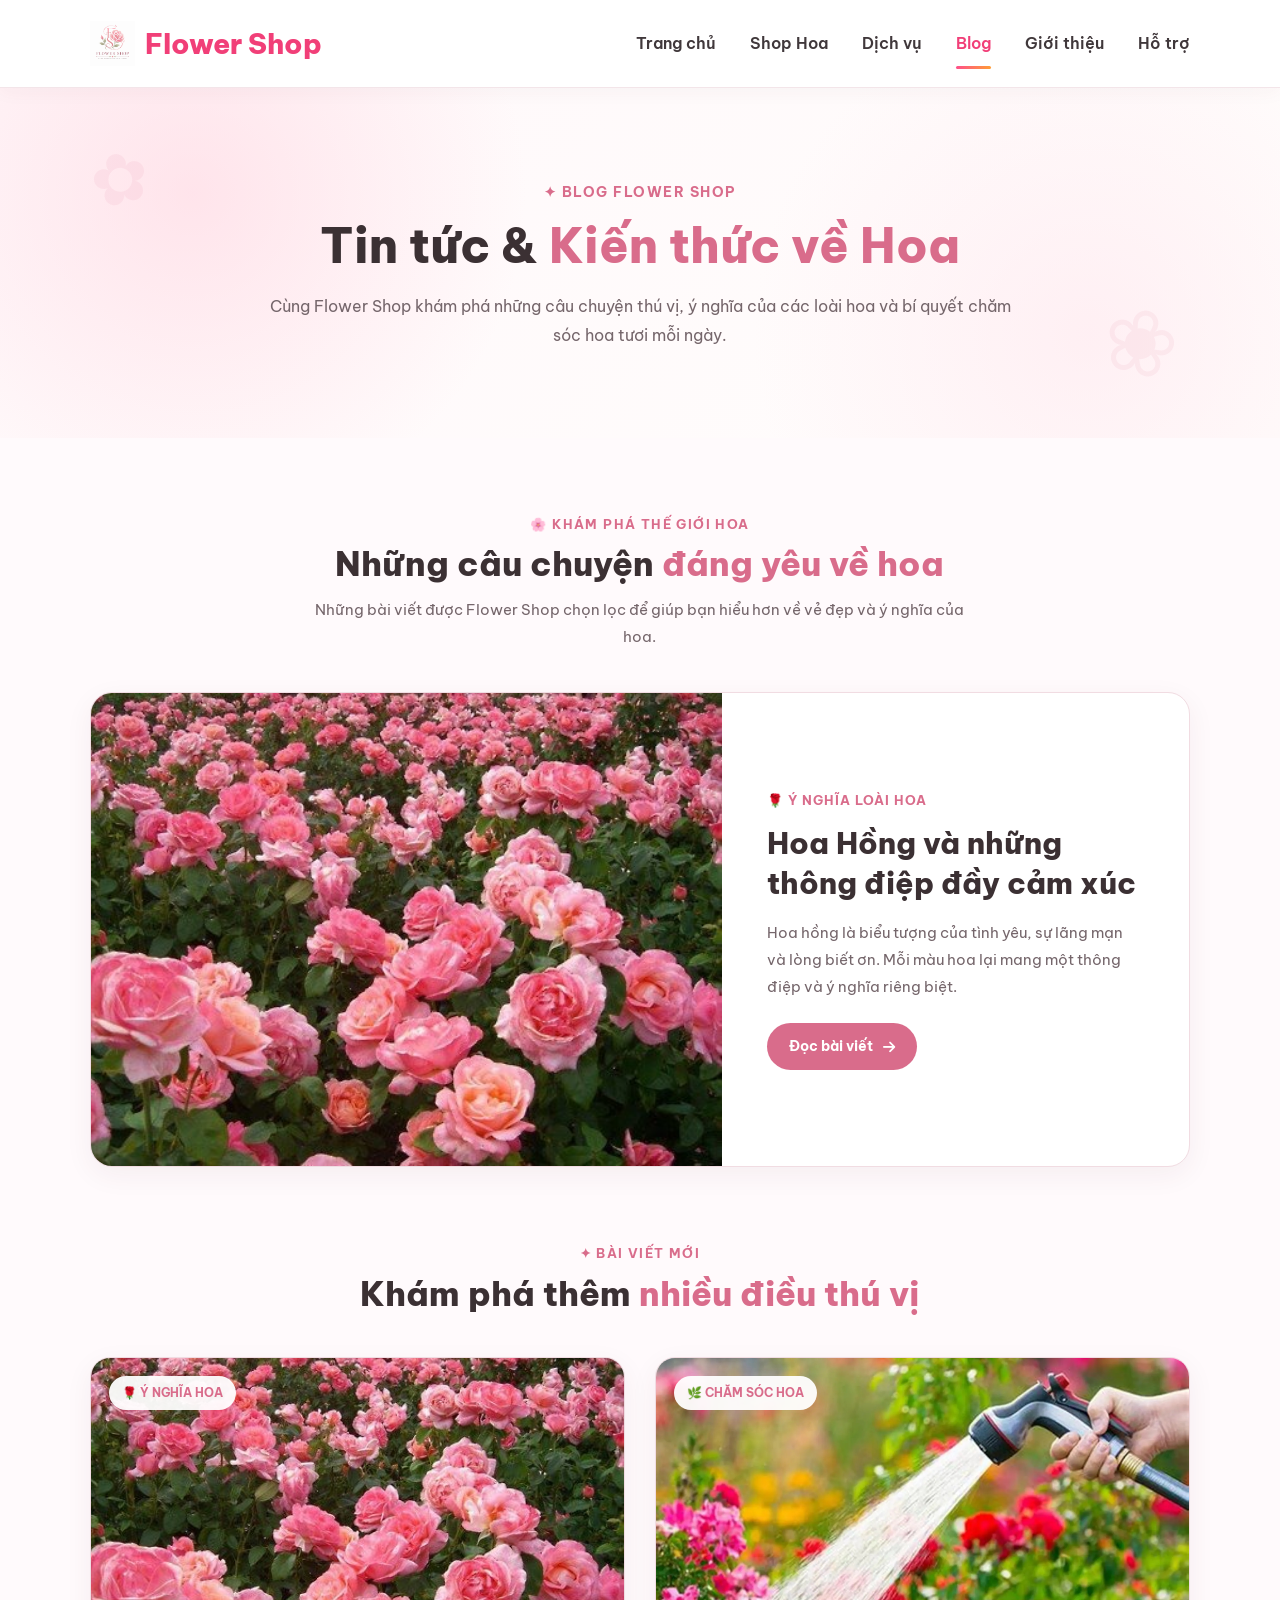
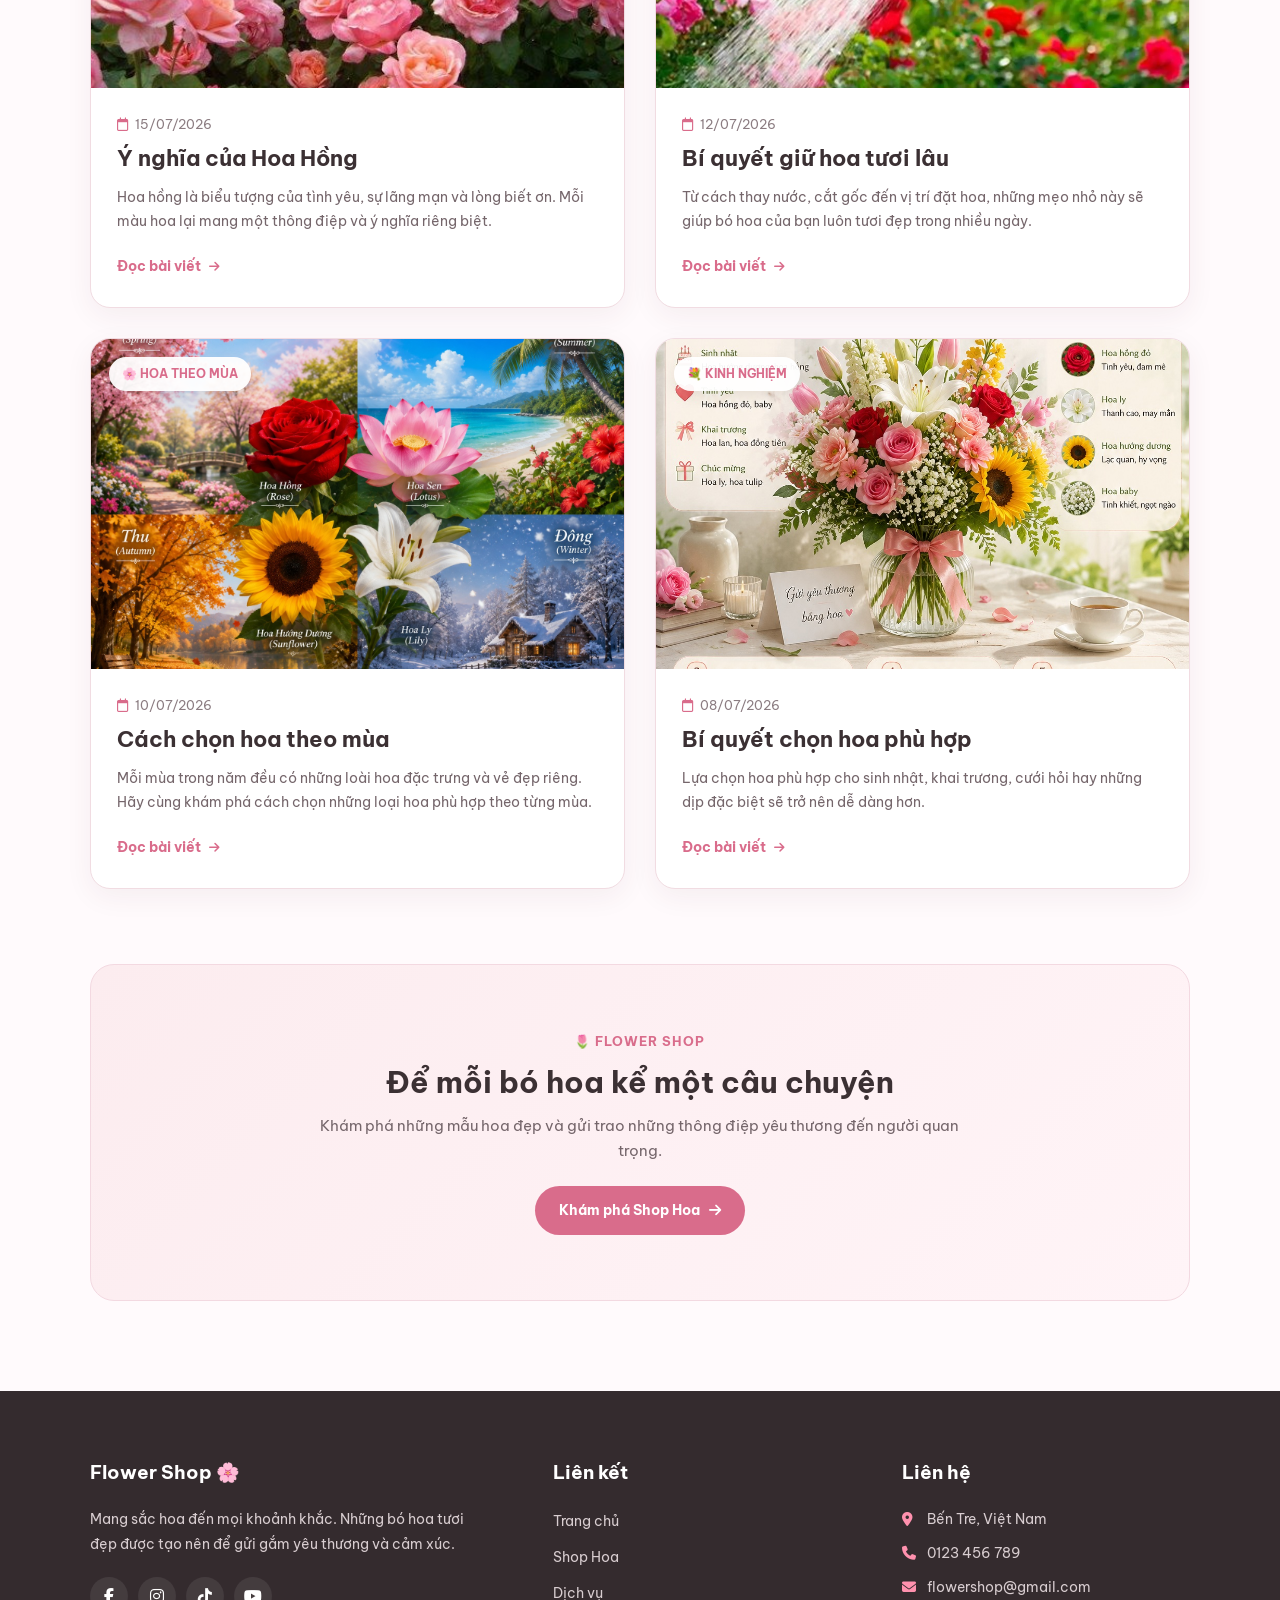
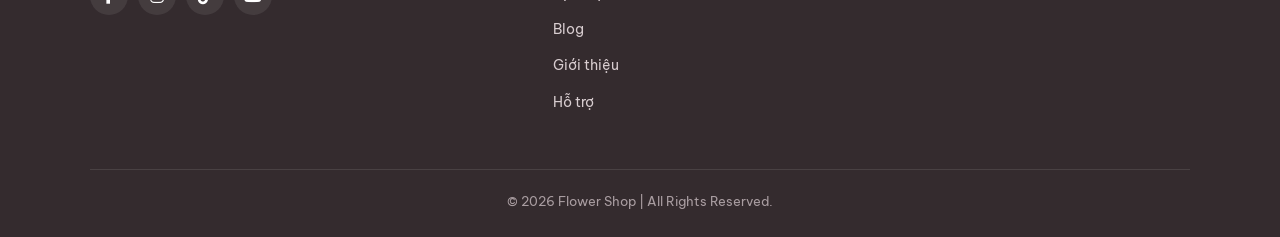
<file: blog.html>
<!DOCTYPE html>
<html lang="vi">

<head>

    <meta charset="UTF-8">

    <meta
        name="viewport"
        content="width=device-width, initial-scale=1.0"
    >

    <meta
        name="description"
        content="Blog Flower Shop - Ý nghĩa hoa, cách chăm sóc hoa và những kiến thức thú vị về hoa."
    >

    <title>Blog | Flower Shop</title>


    <!-- =====================================================
         GOOGLE FONT
    ====================================================== -->

    <link rel="preconnect" href="https://fonts.googleapis.com">

    <link
        rel="preconnect"
        href="https://fonts.gstatic.com"
        crossorigin
    >

    <link
        href="https://fonts.googleapis.com/css2?family=Be+Vietnam+Pro:wght@300;400;500;600;700;800&display=swap"
        rel="stylesheet"
    >


    <!-- =====================================================
         FONT AWESOME
    ====================================================== -->

    <link
        rel="stylesheet"
        href="https://cdnjs.cloudflare.com/ajax/libs/font-awesome/6.7.2/css/all.min.css"
    >


    <!-- =====================================================
         BLOG CSS
         ĐỒNG BỘ KÍCH CỠ VỚI SHOP.HTML
    ====================================================== -->

    <style>

        /* =====================================================
           RESET
        ====================================================== */

        * {
            margin: 0;
            padding: 0;
            box-sizing: border-box;
        }


        html {
            scroll-behavior: smooth;
        }


        body {
            font-family: "Be Vietnam Pro", sans-serif;
            color: #3b3033;
            background: #fffafc;
            line-height: 1.7;
            overflow-x: hidden;
        }


        img {
            display: block;
            max-width: 100%;
        }


        a {
            text-decoration: none;
            color: inherit;
        }


        button,
        input,
        textarea,
        select {
            font-family: "Be Vietnam Pro", sans-serif;
        }


        /* =====================================================
           MÀU CHỦ ĐẠO
        ====================================================== */

        :root {

            --flower-pink: #d96c8b;
            --flower-pink-dark: #b94f70;
            --flower-pink-light: #fcecef;

            --flower-cream: #fffaf7;

            --flower-text: #3b3033;
            --flower-text-light: #75666b;

            --flower-border: #f1dce2;

            --flower-header-pink: #f13f78;
            --flower-button: #ff4f81;

        }


        /* =====================================================
           HEADER
           KÍCH THƯỚC ĐỒNG BỘ SHOP
        ====================================================== */

        header {

            width: 100%;
            height: 88px;

            display: flex;
            align-items: center;
            justify-content: space-between;

            padding: 0 7%;

            background: rgba(255, 255, 255, 0.97);

            border-bottom: 1px solid #f3e5e9;

            position: sticky;
            top: 0;

            z-index: 1000;

            box-shadow:
                0 4px 18px rgba(90, 50, 60, 0.04);

        }


        /* =====================================================
           LOGO
        ====================================================== */

        header .logo {

            display: flex;
            align-items: center;

            gap: 10px;

            color: #f13f78;

            font-size: 28px;
            font-weight: 800;

            line-height: 1;

            white-space: nowrap;

            text-decoration: none;

            transition:
                color 0.3s ease,
                transform 0.3s ease;

        }


        header .logo:hover {

            color: #d92f68;

            transform: translateY(-1px);

        }


        header .logo img {

            display: block;

            width: auto;
            height: 45px;

            max-width: 55px;

            object-fit: contain;

            flex-shrink: 0;

        }


        header .logo span {

            display: inline-block;

            color: inherit;

            font-family: "Be Vietnam Pro", sans-serif;

            font-size: inherit;

            font-weight: inherit;

            line-height: 1;

        }


        /* =====================================================
           NAVIGATION
        ====================================================== */

        nav ul {

            list-style: none;

            display: flex;
            align-items: center;

            gap: 34px;

        }


        nav ul li a {

            position: relative;

            font-size: 16px;

            font-weight: 600;

            color: #40383b;

            padding: 32px 0;

            transition: color 0.25s ease;

        }


        nav ul li a:hover {

            color: var(--flower-pink);

        }


        nav ul li a.active {

            color: #f13f78;

        }


        nav ul li a.active::after {

            content: "";

            position: absolute;

            left: 0;
            right: 0;

            bottom: 16px;

            height: 3px;

            border-radius: 10px;

            background:
                linear-gradient(
                    90deg,
                    #ff4f8b,
                    #ff9d36
                );

        }


        /* =====================================================
           BLOG HERO
        ====================================================== */

        .blog-hero {

            position: relative;

            min-height: 350px;

            padding: 85px 7% 80px;

            display: flex;

            flex-direction: column;

            align-items: center;

            justify-content: center;

            text-align: center;

            background:
                radial-gradient(
                    circle at 15% 30%,
                    rgba(255, 194, 210, 0.38),
                    transparent 30%
                ),
                radial-gradient(
                    circle at 85% 70%,
                    rgba(255, 222, 232, 0.42),
                    transparent 30%
                ),
                linear-gradient(
                    135deg,
                    #fff8fa,
                    #fffdfc
                );

            overflow: hidden;

        }


        .blog-hero::before {

            content: "✿";

            position: absolute;

            left: 7%;
            top: 30px;

            font-size: 70px;

            color: rgba(217, 108, 139, 0.08);

            transform: rotate(-15deg);

        }


        .blog-hero::after {

            content: "❀";

            position: absolute;

            right: 8%;
            bottom: 20px;

            font-size: 90px;

            color: rgba(217, 108, 139, 0.08);

            transform: rotate(15deg);

        }


        .blog-label {

            display: inline-block;

            color: var(--flower-pink);

            font-size: 14px;

            font-weight: 700;

            letter-spacing: 1.5px;

            margin-bottom: 12px;

        }


        .blog-hero h1 {

            font-size: 48px;

            line-height: 1.2;

            color: var(--flower-text);

            font-weight: 800;

            margin-bottom: 18px;

        }


        .blog-hero h1 span {

            color: var(--flower-pink);

        }


        .blog-hero p {

            width: min(750px, 90%);

            margin: 0 auto;

            color: var(--flower-text-light);

            font-size: 16px;

            line-height: 1.8;

        }


        /* =====================================================
           MAIN CONTAINER
           ĐỒNG BỘ ĐỘ RỘNG VỚI SHOP
        ====================================================== */

        .blog-container {

            width: min(1180px, 86%);

            margin: 0 auto;

            padding: 75px 0 90px;

        }


        /* =====================================================
           SECTION HEADING
        ====================================================== */

        .section-heading {

            text-align: center;

            margin-bottom: 42px;

        }


        .section-heading .label {

            display: block;

            color: var(--flower-pink);

            font-size: 13px;

            font-weight: 700;

            letter-spacing: 1.4px;

            margin-bottom: 8px;

        }


        .section-heading h2 {

            font-size: 34px;

            line-height: 1.25;

            color: var(--flower-text);

            font-weight: 800;

            margin-bottom: 10px;

        }


        .section-heading h2 span {

            color: var(--flower-pink);

        }


        .section-heading p {

            max-width: 680px;

            margin: 0 auto;

            color: var(--flower-text-light);

            font-size: 15px;

            line-height: 1.8;

        }


        /* =====================================================
           FEATURED BLOG
        ====================================================== */

        .featured-blog {

            display: grid;

            grid-template-columns: 1.15fr 0.85fr;

            min-height: 420px;

            margin-bottom: 75px;

            background: #ffffff;

            border: 1px solid var(--flower-border);

            border-radius: 22px;

            overflow: hidden;

            box-shadow:
                0 8px 28px rgba(80, 40, 50, 0.06);

            transition:
                transform 0.3s ease,
                box-shadow 0.3s ease;

        }


        .featured-blog:hover {

            transform: translateY(-5px);

            box-shadow:
                0 18px 40px rgba(170, 70, 100, 0.13);

        }


        .featured-image {

            min-height: 420px;

            overflow: hidden;

            background: #f9edf0;

        }


        .featured-image img {

            width: 100%;
            height: 100%;

            object-fit: cover;

            transition: transform 0.5s ease;

        }


        .featured-blog:hover .featured-image img {

            transform: scale(1.04);

        }


        .featured-content {

            display: flex;

            flex-direction: column;

            justify-content: center;

            padding: 45px;

        }


        .featured-content .small-label {

            color: var(--flower-pink);

            font-size: 13px;

            font-weight: 700;

            letter-spacing: 1px;

            margin-bottom: 12px;

        }


        .featured-content h2 {

            color: var(--flower-text);

            font-size: 30px;

            line-height: 1.35;

            font-weight: 800;

            margin-bottom: 15px;

        }


        .featured-content p {

            color: var(--flower-text-light);

            font-size: 15px;

            line-height: 1.8;

            margin-bottom: 23px;

        }


        .featured-button {

            display: inline-flex;

            align-items: center;

            justify-content: center;

            gap: 10px;

            width: fit-content;

            padding: 12px 22px;

            border-radius: 30px;

            background: var(--flower-pink);

            color: white;

            font-size: 14px;

            font-weight: 700;

            transition: all 0.25s ease;

        }


        .featured-button:hover {

            background: var(--flower-pink-dark);

            transform: translateY(-2px);

            box-shadow:
                0 8px 20px rgba(185, 79, 112, 0.25);

        }


        /* =====================================================
           BLOG GRID
        ====================================================== */

        .blog-grid {

            display: grid;

            grid-template-columns: repeat(2, 1fr);

            gap: 30px;

        }


        /* =====================================================
           BLOG CARD
        ====================================================== */

        .blog-card {

            background: #ffffff;

            border: 1px solid var(--flower-border);

            border-radius: 20px;

            overflow: hidden;

            box-shadow:
                0 8px 28px rgba(80, 40, 50, 0.06);

            transition:
                transform 0.3s ease,
                box-shadow 0.3s ease;

        }


        .blog-card:hover {

            transform: translateY(-8px);

            box-shadow:
                0 18px 40px rgba(170, 70, 100, 0.14);

        }


        /* =====================================================
           BLOG IMAGE
        ====================================================== */

        .blog-image {

            position: relative;

            width: 100%;

            height: 330px;

            overflow: hidden;

            background: #f9edf0;

        }


        .blog-image img {

            width: 100%;
            height: 100%;

            object-fit: cover;

            transition: transform 0.5s ease;

        }


        .blog-card:hover .blog-image img {

            transform: scale(1.05);

        }


        /* =====================================================
           CATEGORY
        ====================================================== */

        .blog-category {

            position: absolute;

            left: 18px;
            top: 18px;

            display: inline-flex;

            align-items: center;

            gap: 6px;

            padding: 7px 13px;

            background: rgba(255, 255, 255, 0.94);

            color: var(--flower-pink);

            border-radius: 30px;

            font-size: 12px;

            font-weight: 700;

            box-shadow:
                0 5px 15px rgba(0, 0, 0, 0.08);

        }


        /* =====================================================
           BLOG CONTENT
        ====================================================== */

        .blog-content {

            padding: 25px 26px 28px;

        }


        .blog-date {

            display: flex;

            align-items: center;

            gap: 7px;

            color: #8b7c81;

            font-size: 13px;

            margin-bottom: 9px;

        }


        .blog-date i {

            color: var(--flower-pink);

        }


        .blog-content h3 {

            color: var(--flower-text);

            font-size: 22px;

            line-height: 1.35;

            font-weight: 700;

            margin-bottom: 11px;

        }


        .blog-content p {

            color: var(--flower-text-light);

            font-size: 14px;

            line-height: 1.75;

            margin-bottom: 18px;

        }


        .read-more {

            display: inline-flex;

            align-items: center;

            gap: 8px;

            color: var(--flower-pink);

            font-size: 14px;

            font-weight: 700;

            transition:
                gap 0.25s ease,
                color 0.25s ease;

        }


        .read-more i {

            font-size: 12px;

        }


        .read-more:hover {

            color: var(--flower-pink-dark);

            gap: 13px;

        }


        /* =====================================================
           CTA
        ====================================================== */

        .blog-cta {

            margin-top: 75px;

            padding: 65px 30px;

            text-align: center;

            border-radius: 24px;

            background:
                linear-gradient(
                    135deg,
                    #fcecef,
                    #fff4f7
                );

            border: 1px solid #f3d9e1;

        }


        .blog-cta span {

            display: block;

            color: var(--flower-pink);

            font-size: 13px;

            font-weight: 700;

            letter-spacing: 1px;

            margin-bottom: 10px;

        }


        .blog-cta h2 {

            color: var(--flower-text);

            font-size: 30px;

            line-height: 1.35;

            margin-bottom: 10px;

        }


        .blog-cta p {

            color: var(--flower-text-light);

            max-width: 650px;

            margin: 0 auto 22px;

            font-size: 15px;

        }


        .cta-button {

            display: inline-flex;

            align-items: center;

            gap: 9px;

            padding: 13px 24px;

            border-radius: 30px;

            background: var(--flower-pink);

            color: white;

            font-size: 14px;

            font-weight: 700;

            transition: 0.25s ease;

        }


        .cta-button:hover {

            background: var(--flower-pink-dark);

            transform: translateY(-2px);

        }


        /* =====================================================
           FOOTER
           ĐỒNG BỘ SHOP
        ====================================================== */

        footer {

            background: #342b2e;

            color: #ffffff;

            padding: 65px 7% 25px;

        }


        .footer-content {

            max-width: 1180px;

            margin: 0 auto;

            display: grid;

            grid-template-columns: 1.4fr 1fr 1fr;

            gap: 60px;

        }


        .footer-box h3 {

            font-size: 19px;

            margin-bottom: 18px;

        }


        .footer-box p {

            color: #d8cdd0;

            font-size: 14px;

            line-height: 1.8;

        }


        .footer-box ul {

            list-style: none;

        }


        .footer-box ul li {

            margin-bottom: 9px;

        }


        .footer-box ul li a {

            color: #d8cdd0;

            font-size: 14px;

            transition: 0.25s ease;

        }


        .footer-box ul li a:hover {

            color: #ff91ae;

        }


        .footer-box p + p {

            margin-top: 9px;

        }


        .footer-box p i {

            width: 22px;

            color: #ff91ae;

        }


        /* =====================================================
           SOCIAL
        ====================================================== */

        .social {

            display: flex;

            gap: 10px;

            margin-top: 20px;

        }


        .social a {

            width: 38px;
            height: 38px;

            display: flex;

            align-items: center;
            justify-content: center;

            border-radius: 50%;

            background: rgba(255, 255, 255, 0.08);

            color: white;

            transition: 0.25s ease;

        }


        .social a:hover {

            background: var(--flower-pink);

            transform: translateY(-3px);

        }


        footer hr {

            max-width: 1180px;

            margin: 45px auto 20px;

            border: 0;

            border-top: 1px solid rgba(255, 255, 255, 0.1);

        }


        .copyright {

            text-align: center;

            color: #a99da1;

            font-size: 13px;

        }


        /* =====================================================
           TABLET
        ====================================================== */

        @media (max-width: 900px) {

            header {

                padding: 0 4%;

            }


            nav ul {

                gap: 18px;

            }


            nav ul li a {

                font-size: 14px;

            }


            header .logo {

                font-size: 24px;

            }


            header .logo img {

                height: 42px;

                max-width: 50px;

            }


            .blog-grid {

                grid-template-columns: 1fr;

            }


            .featured-blog {

                grid-template-columns: 1fr;

            }


            .featured-image {

                min-height: 330px;

            }


            .footer-content {

                grid-template-columns: 1fr 1fr;

                gap: 35px;

            }

        }


        /* =====================================================
           MOBILE
        ====================================================== */

        @media (max-width: 650px) {

            header {

                height: auto;

                min-height: 75px;

                padding: 14px 5%;

                flex-direction: column;

                gap: 12px;

            }


            header .logo {

                font-size: 24px;

            }


            header .logo img {

                width: auto;

                height: 40px;

                max-width: 48px;

            }


            nav {

                width: 100%;

                overflow-x: auto;

                padding-bottom: 3px;

            }


            nav ul {

                width: max-content;

                gap: 22px;

                margin: auto;

            }


            nav ul li a {

                padding: 5px 0;

                font-size: 13px;

            }


            nav ul li a.active::after {

                bottom: -4px;

            }


            .blog-hero {

                min-height: 300px;

                padding: 55px 20px;

            }


            .blog-hero h1 {

                font-size: 32px;

            }


            .blog-hero p {

                font-size: 14px;

            }


            .blog-container {

                width: 90%;

                padding: 55px 0 65px;

            }


            .section-heading h2 {

                font-size: 27px;

            }


            .blog-grid {

                gap: 22px;

            }


            .blog-image {

                height: 250px;

            }


            .blog-content {

                padding: 21px;

            }


            .blog-content h3 {

                font-size: 20px;

            }


            .featured-content {

                padding: 28px 22px;

            }


            .featured-content h2 {

                font-size: 25px;

            }


            .featured-image {

                min-height: 250px;

            }


            .blog-cta {

                padding: 45px 20px;

            }


            .blog-cta h2 {

                font-size: 25px;

            }


            .footer-content {

                grid-template-columns: 1fr;

                gap: 30px;

            }

        }

    </style>

</head>



<body>


<!-- =====================================================
     HEADER
===================================================== -->

<header>


    <a
        href="index.html"
        class="logo"
    >

        <img
            src="images/logo.png"
            alt="Flower Shop Logo"
        >

        <span>
            Flower Shop
        </span>

    </a>



    <nav>

        <ul>

            <li>

                <a href="index.html">
                    Trang chủ
                </a>

            </li>


            <li>

                <a href="shop.html">
                    Shop Hoa
                </a>

            </li>


            <li>

                <a href="dichvu.html">
                    Dịch vụ
                </a>

            </li>


            <li>

                <a
                    href="blog.html"
                    class="active"
                >
                    Blog
                </a>

            </li>


            <li>

                <a href="gioithieu.html">
                    Giới thiệu
                </a>

            </li>


            <li>

                <a href="hotro.html">
                    Hỗ trợ
                </a>

            </li>

        </ul>

    </nav>


</header>



<!-- =====================================================
     HERO
===================================================== -->

<section class="blog-hero">


    <span class="blog-label">
        ✦ BLOG FLOWER SHOP
    </span>


    <h1>

        Tin tức &

        <span>
            Kiến thức về Hoa
        </span>

    </h1>


    <p>

        Cùng Flower Shop khám phá những câu chuyện thú vị,
        ý nghĩa của các loài hoa và bí quyết chăm sóc hoa tươi mỗi ngày.

    </p>


</section>



<!-- =====================================================
     MAIN
===================================================== -->

<main class="blog-container">


    <!-- =================================================
         SECTION INTRO
    ================================================== -->

    <div class="section-heading">

        <span class="label">
            🌸 KHÁM PHÁ THẾ GIỚI HOA
        </span>


        <h2>

            Những câu chuyện

            <span>
                đáng yêu về hoa
            </span>

        </h2>


        <p>

            Những bài viết được Flower Shop chọn lọc
            để giúp bạn hiểu hơn về vẻ đẹp và ý nghĩa của hoa.

        </p>

    </div>



    <!-- =================================================
         FEATURED
    ================================================== -->

    <article class="featured-blog">


        <div class="featured-image">

            <img
                src="images/blog1.jpg"
                alt="Ý nghĩa của hoa hồng"
            >

        </div>


        <div class="featured-content">


            <span class="small-label">
                🌹 Ý NGHĨA LOÀI HOA
            </span>


            <h2>
                Hoa Hồng và những thông điệp đầy cảm xúc
            </h2>


            <p>

                Hoa hồng là biểu tượng của tình yêu,
                sự lãng mạn và lòng biết ơn.
                Mỗi màu hoa lại mang một thông điệp
                và ý nghĩa riêng biệt.

            </p>


            <a
                href="#blog-list"
                class="featured-button"
            >

                Đọc bài viết

                <i class="fa-solid fa-arrow-right"></i>

            </a>


        </div>


    </article>



    <!-- =================================================
         BLOG LIST TITLE
    ================================================== -->

    <div
        class="section-heading"
        id="blog-list"
    >

        <span class="label">
            ✦ BÀI VIẾT MỚI
        </span>


        <h2>

            Khám phá thêm

            <span>
                nhiều điều thú vị
            </span>

        </h2>

    </div>



    <!-- =================================================
         BLOG GRID
    ================================================== -->

    <div class="blog-grid">


        <!-- BLOG 1 -->

        <article class="blog-card">


            <div class="blog-image">

                <img
                    src="images/blog1.jpg"
                    alt="Ý nghĩa của Hoa Hồng"
                    loading="lazy"
                >


                <span class="blog-category">
                    🌹 Ý NGHĨA HOA
                </span>

            </div>


            <div class="blog-content">


                <div class="blog-date">

                    <i class="fa-regular fa-calendar"></i>

                    15/07/2026

                </div>


                <h3>
                    Ý nghĩa của Hoa Hồng
                </h3>


                <p>

                    Hoa hồng là biểu tượng của tình yêu,
                    sự lãng mạn và lòng biết ơn.
                    Mỗi màu hoa lại mang một thông điệp
                    và ý nghĩa riêng biệt.

                </p>


                <a
                    href="#"
                    class="read-more"
                >

                    Đọc bài viết

                    <i class="fa-solid fa-arrow-right"></i>

                </a>


            </div>


        </article>



        <!-- BLOG 2 -->

        <article class="blog-card">


            <div class="blog-image">

                <img
                    src="images/blog2.jpg"
                    alt="Bí quyết giữ hoa tươi lâu"
                    loading="lazy"
                >


                <span class="blog-category">
                    🌿 CHĂM SÓC HOA
                </span>

            </div>


            <div class="blog-content">


                <div class="blog-date">

                    <i class="fa-regular fa-calendar"></i>

                    12/07/2026

                </div>


                <h3>
                    Bí quyết giữ hoa tươi lâu
                </h3>


                <p>

                    Từ cách thay nước, cắt gốc đến vị trí
                    đặt hoa, những mẹo nhỏ này sẽ giúp bó hoa
                    của bạn luôn tươi đẹp trong nhiều ngày.

                </p>


                <a
                    href="#"
                    class="read-more"
                >

                    Đọc bài viết

                    <i class="fa-solid fa-arrow-right"></i>

                </a>


            </div>


        </article>



        <!-- BLOG 3 -->

        <article class="blog-card">


            <div class="blog-image">

                <img
                    src="images/blog3.jpg"
                    alt="Cách chọn hoa theo mùa"
                    loading="lazy"
                >


                <span class="blog-category">
                    🌸 HOA THEO MÙA
                </span>

            </div>


            <div class="blog-content">


                <div class="blog-date">

                    <i class="fa-regular fa-calendar"></i>

                    10/07/2026

                </div>


                <h3>
                    Cách chọn hoa theo mùa
                </h3>


                <p>

                    Mỗi mùa trong năm đều có những loài hoa
                    đặc trưng và vẻ đẹp riêng. Hãy cùng khám phá
                    cách chọn những loại hoa phù hợp theo từng mùa.

                </p>


                <a
                    href="#"
                    class="read-more"
                >

                    Đọc bài viết

                    <i class="fa-solid fa-arrow-right"></i>

                </a>


            </div>


        </article>



        <!-- BLOG 4 -->

        <article class="blog-card">


            <div class="blog-image">

                <img
                    src="images/blog4.jpg"
                    alt="Bí quyết chọn hoa phù hợp"
                    loading="lazy"
                >


                <span class="blog-category">
                    💐 KINH NGHIỆM
                </span>

            </div>


            <div class="blog-content">


                <div class="blog-date">

                    <i class="fa-regular fa-calendar"></i>

                    08/07/2026

                </div>


                <h3>
                    Bí quyết chọn hoa phù hợp
                </h3>


                <p>

                    Lựa chọn hoa phù hợp cho sinh nhật,
                    khai trương, cưới hỏi hay những dịp đặc biệt
                    sẽ trở nên dễ dàng hơn.

                </p>


                <a
                    href="#"
                    class="read-more"
                >

                    Đọc bài viết

                    <i class="fa-solid fa-arrow-right"></i>

                </a>


            </div>


        </article>


    </div>



    <!-- =================================================
         CTA
    ================================================== -->

    <section class="blog-cta">


        <span>
            🌷 FLOWER SHOP
        </span>


        <h2>
            Để mỗi bó hoa kể một câu chuyện
        </h2>


        <p>

            Khám phá những mẫu hoa đẹp và gửi trao
            những thông điệp yêu thương đến người quan trọng.

        </p>


        <a
            href="shop.html"
            class="cta-button"
        >

            Khám phá Shop Hoa

            <i class="fa-solid fa-arrow-right"></i>

        </a>


    </section>


</main>



<!-- =====================================================
     FOOTER
===================================================== -->

<footer>


    <div class="footer-content">


        <div class="footer-box">


            <h3>
                Flower Shop 🌸
            </h3>


            <p>

                Mang sắc hoa đến mọi khoảnh khắc.
                Những bó hoa tươi đẹp được tạo nên
                để gửi gắm yêu thương và cảm xúc.

            </p>


            <div class="social">


                <a
                    href="#"
                    aria-label="Facebook"
                >

                    <i class="fab fa-facebook-f"></i>

                </a>


                <a
                    href="#"
                    aria-label="Instagram"
                >

                    <i class="fab fa-instagram"></i>

                </a>


                <a
                    href="#"
                    aria-label="TikTok"
                >

                    <i class="fab fa-tiktok"></i>

                </a>


                <a
                    href="#"
                    aria-label="YouTube"
                >

                    <i class="fab fa-youtube"></i>

                </a>


            </div>


        </div>



        <div class="footer-box">


            <h3>
                Liên kết
            </h3>


            <ul>


                <li>
                    <a href="index.html">
                        Trang chủ
                    </a>
                </li>


                <li>
                    <a href="shop.html">
                        Shop Hoa
                    </a>
                </li>


                <li>
                    <a href="dichvu.html">
                        Dịch vụ
                    </a>
                </li>


                <li>
                    <a href="blog.html">
                        Blog
                    </a>
                </li>


                <li>
                    <a href="gioithieu.html">
                        Giới thiệu
                    </a>
                </li>


                <li>
                    <a href="hotro.html">
                        Hỗ trợ
                    </a>
                </li>


            </ul>


        </div>



        <div class="footer-box">


            <h3>
                Liên hệ
            </h3>


            <p>

                <i class="fa-solid fa-location-dot"></i>

                Bến Tre, Việt Nam

            </p>


            <p>

                <i class="fa-solid fa-phone"></i>

                0123 456 789

            </p>


            <p>

                <i class="fa-solid fa-envelope"></i>

                flowershop@gmail.com

            </p>


        </div>


    </div>



    <hr>


    <p class="copyright">

        © 2026 Flower Shop | All Rights Reserved.

    </p>


</footer>


</body>

</html>
</file>
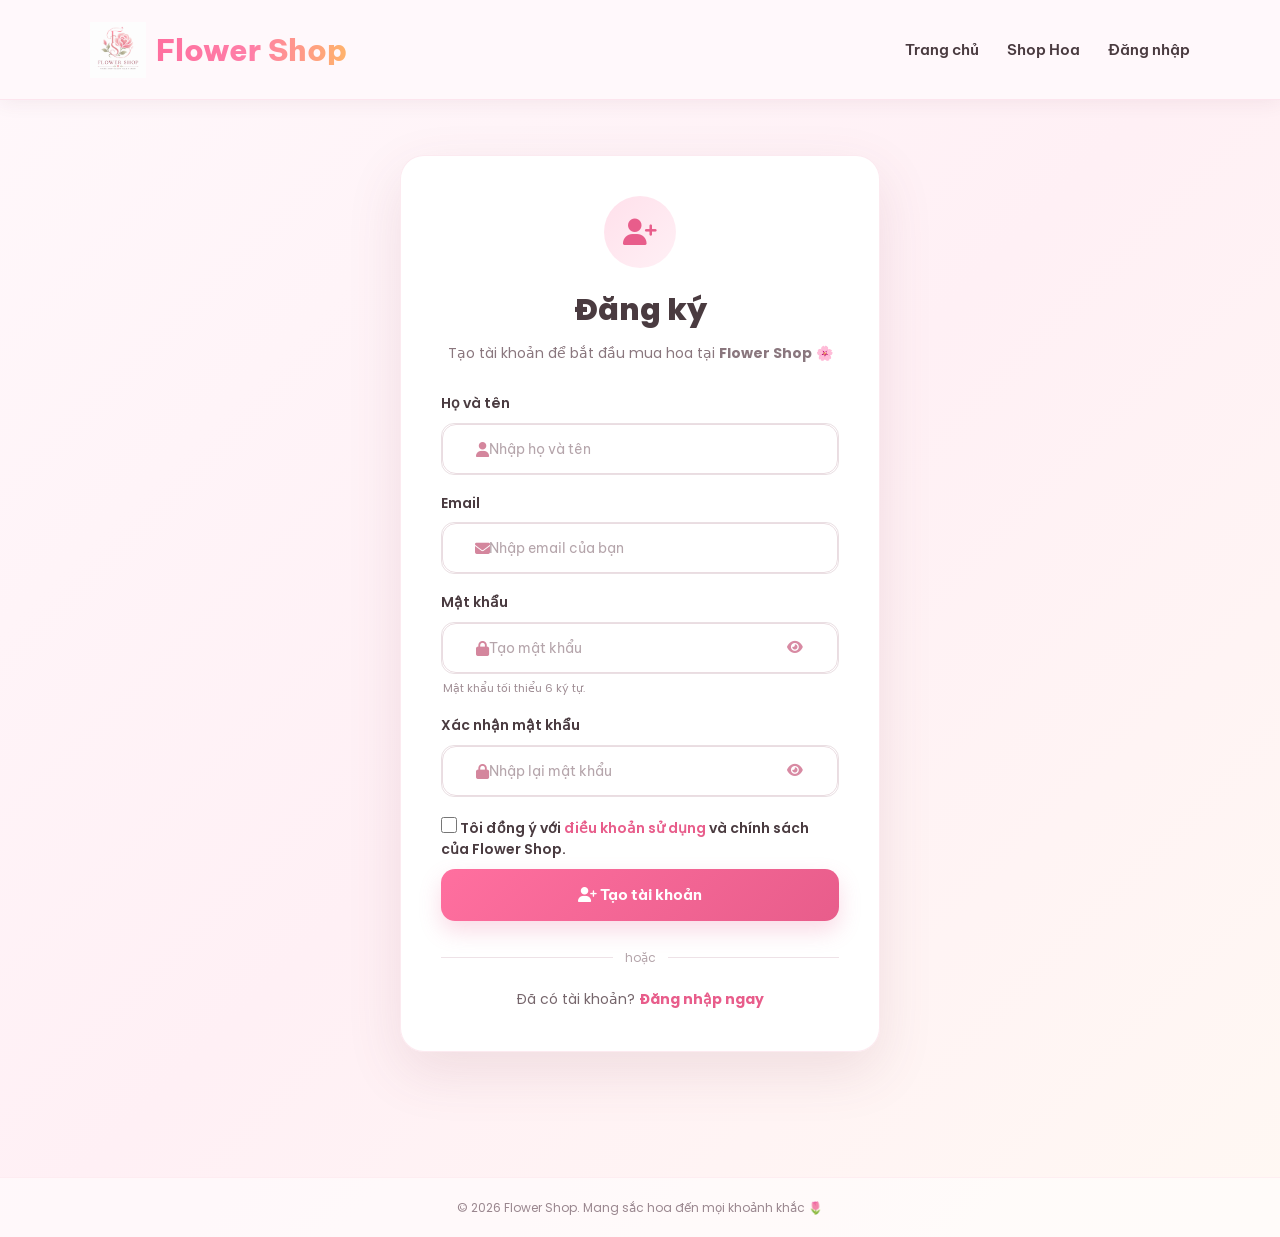
<file: dangky.html>
<!DOCTYPE html>
<html lang="vi">

<head>
    <meta charset="UTF-8">
    <meta name="viewport" content="width=device-width, initial-scale=1.0">

    <meta
        name="description"
        content="Đăng ký tài khoản Flower Shop"
    >

    <title>Đăng ký | Flower Shop</title>

    <link
        href="https://fonts.googleapis.com/css2?family=Be+Vietnam+Pro:wght@400;500;600;700;800&display=swap"
        rel="stylesheet"
    >

    <link
        rel="stylesheet"
        href="https://cdnjs.cloudflare.com/ajax/libs/font-awesome/6.5.2/css/all.min.css"
    >

    <link rel="stylesheet" href="style.css">

    <style>
        .register-page {
            min-height: 100vh;
            display: flex;
            flex-direction: column;
            background: linear-gradient(135deg, #fff8fb 0%, #fff0f5 50%, #fff8f3 100%);
            font-family: "Be Vietnam Pro", sans-serif;
        }

        .register-page header {
            width: 100%;
            min-height: 92px;
            display: flex;
            align-items: center;
            justify-content: space-between;
            padding: 12px 7%;
            background: rgba(255, 248, 251, 0.97);
            border-bottom: 1px solid rgba(232, 93, 139, 0.12);
            box-shadow: 0 3px 18px rgba(100, 45, 65, 0.07);
        }

        .register-logo {
            display: flex;
            align-items: center;
            gap: 10px;
            text-decoration: none;
            flex-shrink: 0;
        }

        .register-logo img {
            width: 56px;
            height: 56px;
            object-fit: contain;
        }

        .register-logo span {
            font-size: 30px;
            font-weight: 800;
            line-height: 1;
            white-space: nowrap;
            background: linear-gradient(90deg, #ff6f9f, #ff7fa8, #ffb36b);
            -webkit-background-clip: text;
            -webkit-text-fill-color: transparent;
            background-clip: text;
        }

        .register-nav {
            display: flex;
            align-items: center;
            gap: 28px;
        }

        .register-nav a {
            color: #4a3b40;
            font-size: 15px;
            font-weight: 600;
            text-decoration: none;
            transition: color .25s ease;
        }

        .register-nav a:hover {
            color: #e85d8b;
        }

        .register-main {
            flex: 1;
            display: flex;
            align-items: center;
            justify-content: center;
            padding: 55px 20px 75px;
        }

        .register-container {
            width: 100%;
            max-width: 480px;
        }

        .register-card {
            width: 100%;
            padding: 40px;
            background: rgba(255, 255, 255, 0.97);
            border: 1px solid rgba(232, 93, 139, 0.13);
            border-radius: 24px;
            box-shadow: 0 20px 55px rgba(130, 65, 85, 0.12);
            animation: registerFade .6s ease;
        }

        .register-icon {
            width: 72px;
            height: 72px;
            margin: 0 auto 18px;
            display: flex;
            align-items: center;
            justify-content: center;
            border-radius: 50%;
            background: linear-gradient(135deg, #ffe0eb, #fff0f5);
            color: #e85d8b;
            font-size: 27px;
        }

        .register-card h1 {
            margin: 0;
            text-align: center;
            color: #4a3b40;
            font-size: 30px;
            font-weight: 800;
        }

        .register-subtitle {
            margin: 8px 0 28px;
            text-align: center;
            color: #8a777e;
            font-size: 14px;
            line-height: 1.6;
        }

        .register-form .form-group {
            margin-bottom: 17px;
        }

        .register-form label {
            display: block;
            margin-bottom: 8px;
            color: #4a3b40;
            font-size: 14px;
            font-weight: 600;
        }

        .input-box {
            position: relative;
        }

        .input-box > i {
            position: absolute;
            left: 16px;
            top: 50%;
            transform: translateY(-50%);
            color: #d4869d;
            font-size: 15px;
            pointer-events: none;
        }

        .input-box input {
            width: 100%;
            height: 50px;
            box-sizing: border-box;
            padding: 0 46px;
            border: 1px solid #eadce1;
            border-radius: 14px;
            outline: none;
            background: #fff;
            color: #4a3b40;
            font-family: "Be Vietnam Pro", sans-serif;
            font-size: 14px;
            transition: .25s ease;
        }

        .input-box input::placeholder {
            color: #b5a5ab;
        }

        .input-box input:focus {
            border-color: #ff8eae;
            background: #fffafd;
            box-shadow: 0 0 0 4px rgba(255, 111, 159, 0.10);
        }

        .password-toggle {
            position: absolute;
            right: 15px;
            top: 50%;
            transform: translateY(-50%);
            border: 0;
            background: transparent;
            color: #a9969d;
            cursor: pointer;
            padding: 4px;
        }

        .password-toggle:hover {
            color: #e85d8b;
        }

        .password-note {
            margin: 6px 2px 0;
            color: #a08e95;
            font-size: 11px;
        }

        .terms {
            display: flex;
            align-items: flex-start;
            gap: 9px;
            margin: 18px 0 22px;
            color: #76666c;
            font-size: 12px;
            line-height: 1.55;
        }

        .terms input {
            width: 16px;
            height: 16px;
            margin-top: 2px;
            flex-shrink: 0;
            accent-color: #e85d8b;
        }

        .terms a {
            color: #e85d8b;
            font-weight: 600;
            text-decoration: none;
        }

        .terms a:hover {
            text-decoration: underline;
        }

        .register-button {
            width: 100%;
            height: 52px;
            border: 0;
            border-radius: 14px;
            background: linear-gradient(135deg, #ff6f9f, #e85d8b);
            color: #fff;
            font-family: "Be Vietnam Pro", sans-serif;
            font-size: 15px;
            font-weight: 700;
            cursor: pointer;
            box-shadow: 0 10px 22px rgba(232, 93, 139, 0.22);
            transition: transform .25s ease, box-shadow .25s ease;
        }

        .register-button:hover {
            transform: translateY(-2px);
            box-shadow: 0 14px 28px rgba(232, 93, 139, 0.28);
        }

        .register-button:active {
            transform: translateY(0);
        }

        .register-divider {
            display: flex;
            align-items: center;
            gap: 12px;
            margin: 27px 0 21px;
            color: #b4a4aa;
            font-size: 12px;
        }

        .register-divider::before,
        .register-divider::after {
            content: "";
            flex: 1;
            height: 1px;
            background: #eee2e7;
        }

        .login-text {
            margin: 0;
            text-align: center;
            color: #76666c;
            font-size: 14px;
        }

        .login-text a {
            color: #e85d8b;
            font-weight: 700;
            text-decoration: none;
        }

        .login-text a:hover {
            text-decoration: underline;
        }

        .register-footer {
            padding: 20px;
            text-align: center;
            color: #9a878f;
            font-size: 12px;
            background: rgba(255, 255, 255, .55);
            border-top: 1px solid rgba(232, 93, 139, .08);
        }

        @keyframes registerFade {
            from {
                opacity: 0;
                transform: translateY(20px);
            }
            to {
                opacity: 1;
                transform: translateY(0);
            }
        }

        @media (max-width: 768px) {
            .register-page header {
                padding: 12px 5%;
            }

            .register-logo img {
                width: 52px;
                height: 52px;
            }

            .register-logo span {
                font-size: 27px;
            }
        }

        @media (max-width: 600px) {
            .register-page header {
                min-height: auto;
                flex-direction: column;
                gap: 12px;
                padding: 14px 20px;
            }

            .register-nav {
                gap: 18px;
            }

            .register-nav a {
                font-size: 13px;
            }

            .register-main {
                padding: 35px 16px 55px;
            }

            .register-card {
                padding: 30px 22px;
                border-radius: 20px;
            }

            .register-card h1 {
                font-size: 26px;
            }
        }

        @media (max-width: 400px) {
            .register-logo span {
                font-size: 23px;
            }

            .register-card {
                padding: 28px 18px;
            }
        }
    </style>
</head>

<body>

<div class="register-page">

    <header>

        <a
            href="index.html"
            class="register-logo"
            aria-label="Flower Shop - Trang chủ"
        >
            <img
                src="images/logo.png"
                alt="Flower Shop"
            >

            <span>Flower Shop</span>
        </a>

        <nav class="register-nav">
            <a href="index.html">Trang chủ</a>
            <a href="shop.html">Shop Hoa</a>
            <a href="dangnhap.html">Đăng nhập</a>
        </nav>

    </header>


    <main class="register-main">

        <div class="register-container">

            <section class="register-card">

                <div class="register-icon">
                    <i class="fa-solid fa-user-plus"></i>
                </div>

                <h1>Đăng ký</h1>

                <p class="register-subtitle">
                    Tạo tài khoản để bắt đầu mua hoa tại
                    <strong>Flower Shop</strong> 🌸
                </p>


                <form
                    class="register-form"
                    id="registerForm"
                >

                    <div class="form-group">

                        <label for="fullname">
                            Họ và tên
                        </label>

                        <div class="input-box">

                            <i class="fa-solid fa-user"></i>

                            <input
                                type="text"
                                id="fullname"
                                name="fullname"
                                placeholder="Nhập họ và tên"
                                autocomplete="name"
                                required
                            >

                        </div>

                    </div>


                    <div class="form-group">

                        <label for="email">
                            Email
                        </label>

                        <div class="input-box">

                            <i class="fa-solid fa-envelope"></i>

                            <input
                                type="email"
                                id="email"
                                name="email"
                                placeholder="Nhập email của bạn"
                                autocomplete="email"
                                required
                            >

                        </div>

                    </div>


                    <div class="form-group">

                        <label for="password">
                            Mật khẩu
                        </label>

                        <div class="input-box">

                            <i class="fa-solid fa-lock"></i>

                            <input
                                type="password"
                                id="password"
                                name="password"
                                placeholder="Tạo mật khẩu"
                                autocomplete="new-password"
                                minlength="6"
                                required
                            >

                            <button
                                type="button"
                                class="password-toggle"
                                data-target="password"
                                aria-label="Hiện hoặc ẩn mật khẩu"
                            >
                                <i class="fa-solid fa-eye"></i>
                            </button>

                        </div>

                        <p class="password-note">
                            Mật khẩu tối thiểu 6 ký tự.
                        </p>

                    </div>


                    <div class="form-group">

                        <label for="confirmPassword">
                            Xác nhận mật khẩu
                        </label>

                        <div class="input-box">

                            <i class="fa-solid fa-lock"></i>

                            <input
                                type="password"
                                id="confirmPassword"
                                name="confirmPassword"
                                placeholder="Nhập lại mật khẩu"
                                autocomplete="new-password"
                                minlength="6"
                                required
                            >

                            <button
                                type="button"
                                class="password-toggle"
                                data-target="confirmPassword"
                                aria-label="Hiện hoặc ẩn mật khẩu"
                            >
                                <i class="fa-solid fa-eye"></i>
                            </button>

                        </div>

                    </div>


                    <label class="terms">

                        <input
                            type="checkbox"
                            id="terms"
                            required
                        >

                        <span>
                            Tôi đồng ý với
                            <a href="#" id="termsLink">
                                điều khoản sử dụng
                            </a>
                            và chính sách của Flower Shop.
                        </span>

                    </label>


                    <button
                        type="submit"
                        class="register-button"
                    >
                        <i class="fa-solid fa-user-plus"></i>
                        Tạo tài khoản
                    </button>

                </form>


                <div class="register-divider">
                    hoặc
                </div>


                <p class="login-text">
                    Đã có tài khoản?
                    <a href="dangnhap.html">
                        Đăng nhập ngay
                    </a>
                </p>

            </section>

        </div>

    </main>


    <footer class="register-footer">
        © 2026 Flower Shop. Mang sắc hoa đến mọi khoảnh khắc 🌷
    </footer>

</div>


<script>
    /*
     * HIỆN / ẨN MẬT KHẨU
     */
    document.querySelectorAll(".password-toggle").forEach(function(button) {

        button.addEventListener("click", function() {

            const targetId = this.dataset.target;
            const input = document.getElementById(targetId);
            const icon = this.querySelector("i");

            if (input.type === "password") {

                input.type = "text";

                icon.classList.remove("fa-eye");
                icon.classList.add("fa-eye-slash");

            } else {

                input.type = "password";

                icon.classList.remove("fa-eye-slash");
                icon.classList.add("fa-eye");

            }

        });

    });


    /*
     * ĐĂNG KÝ TÀI KHOẢN DEMO
     *
     * Dữ liệu được lưu trong localStorage của trình duyệt.
     * Đây chưa phải hệ thống database thật.
     */
    document
        .getElementById("registerForm")
        .addEventListener("submit", function(event) {

            event.preventDefault();

            const fullname =
                document.getElementById("fullname").value.trim();

            const email =
                document.getElementById("email").value.trim().toLowerCase();

            const password =
                document.getElementById("password").value;

            const confirmPassword =
                document.getElementById("confirmPassword").value;

            const terms =
                document.getElementById("terms").checked;


            if (!fullname || !email || !password || !confirmPassword) {

                alert("Vui lòng nhập đầy đủ thông tin.");

                return;
            }


            if (password.length < 6) {

                alert("Mật khẩu phải có ít nhất 6 ký tự.");

                return;
            }


            if (password !== confirmPassword) {

                alert("Mật khẩu xác nhận không khớp.");

                return;
            }


            if (!terms) {

                alert("Vui lòng đồng ý với điều khoản sử dụng.");

                return;
            }


            /*
             * Kiểm tra tài khoản đã tồn tại.
             */
            const existingUser =
                JSON.parse(
                    localStorage.getItem("flowerShopUser")
                );


            if (
                existingUser &&
                existingUser.email === email
            ) {

                alert(
                    "Email này đã được đăng ký. Vui lòng dùng email khác."
                );

                return;
            }


            /*
             * Lưu tài khoản.
             */
            const user = {
                fullname: fullname,
                email: email,
                password: password
            };


            localStorage.setItem(
                "flowerShopUser",
                JSON.stringify(user)
            );


            /*
             * Lưu tên để website có thể sử dụng sau này.
             */
            localStorage.setItem(
                "flowerShopUserName",
                fullname
            );


            alert(
                "Đăng ký tài khoản thành công! 🌸\n\nBạn sẽ được chuyển đến trang đăng nhập."
            );


            window.location.href =
                "dangnhap.html";

        });


    /*
     * Điều khoản hiện tại là giao diện demo.
     */
    document
        .getElementById("termsLink")
        .addEventListener("click", function(event) {

            event.preventDefault();

            alert(
                "Điều khoản sử dụng Flower Shop sẽ được bổ sung ở bước tiếp theo."
            );

        });
</script>

</body>
</html>
</file>
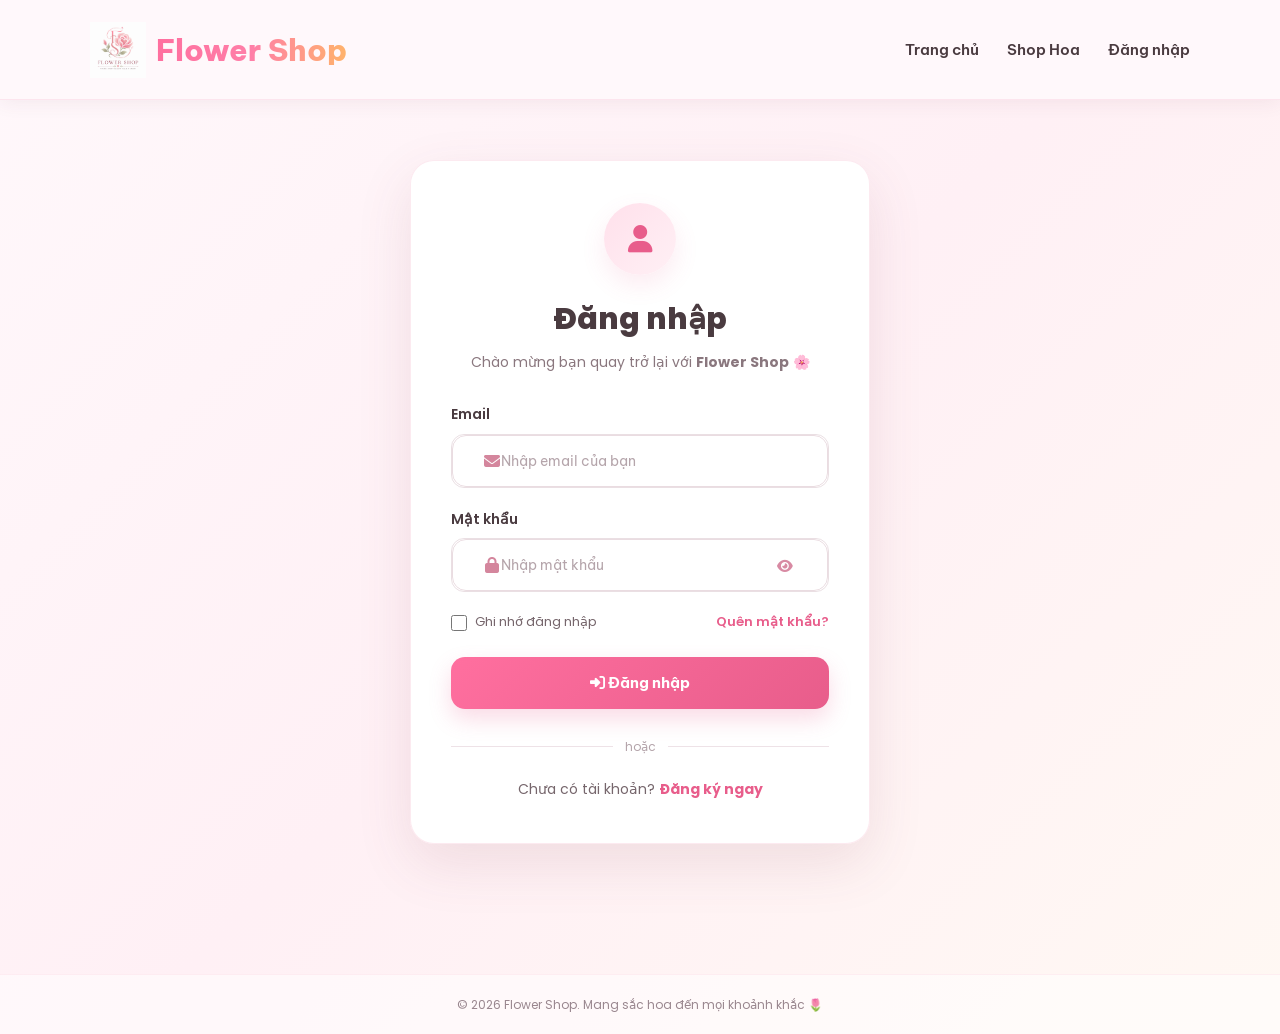
<file: dangnhap.html>
<!DOCTYPE html>
<html lang="vi">

<head>
    <meta charset="UTF-8">

    <meta
        name="viewport"
        content="width=device-width, initial-scale=1.0"
    >

    <meta
        name="description"
        content="Đăng nhập tài khoản Flower Shop"
    >

    <title>Đăng nhập | Flower Shop</title>

    <!-- =====================================================
         GOOGLE FONT
    ====================================================== -->
    <link
        href="https://fonts.googleapis.com/css2?family=Be+Vietnam+Pro:wght@400;500;600;700;800&display=swap"
        rel="stylesheet"
    >

    <!-- =====================================================
         ICON
    ====================================================== -->
    <link
        rel="stylesheet"
        href="https://cdnjs.cloudflare.com/ajax/libs/font-awesome/6.5.2/css/all.min.css"
    >

    <!-- =====================================================
         CSS CHUNG
    ====================================================== -->
    <link
        rel="stylesheet"
        href="style.css"
    >

    <!-- =====================================================
         CSS RIÊNG TRANG ĐĂNG NHẬP
    ====================================================== -->
    <style>

        /* =================================================
           RESET RIÊNG
        ================================================= */

        .login-page {
            min-height: 100vh;

            display: flex;
            flex-direction: column;

            background:
                linear-gradient(
                    135deg,
                    #fff8fb 0%,
                    #fff0f5 50%,
                    #fff8f3 100%
                );

            font-family:
                "Be Vietnam Pro",
                sans-serif;
        }


        /* =================================================
           HEADER
        ================================================= */

        .login-page header {
            width: 100%;

            min-height: 92px;

            display: flex;
            align-items: center;
            justify-content: space-between;

            padding: 12px 7%;

            background:
                rgba(255, 248, 251, 0.97);

            border-bottom:
                1px solid
                rgba(232, 93, 139, 0.12);

            box-shadow:
                0 3px 18px
                rgba(100, 45, 65, 0.07);

            position: sticky;
            top: 0;
            z-index: 999;
        }


        /* =================================================
           LOGO
        ================================================= */

        .login-page .login-logo {
            display: flex;
            align-items: center;

            gap: 10px;

            text-decoration: none;

            flex-shrink: 0;
        }

        .login-page .login-logo img {
            width: 56px;
            height: 56px;

            object-fit: contain;
        }

        .login-page .login-logo span {
            font-family:
                "Be Vietnam Pro",
                sans-serif;

            font-size: 30px;

            font-weight: 800;

            line-height: 1;

            white-space: nowrap;

            background:
                linear-gradient(
                    90deg,
                    #ff6f9f,
                    #ff7fa8,
                    #ffb36b
                );

            -webkit-background-clip: text;
            -webkit-text-fill-color: transparent;

            background-clip: text;
        }


        /* =================================================
           HEADER NAV
        ================================================= */

        .login-page .login-nav {
            display: flex;
            align-items: center;
        }

        .login-page .login-nav a {
            position: relative;

            display: inline-block;

            padding: 10px 0;

            margin-left: 28px;

            color: #4a3b40;

            font-size: 15px;

            font-weight: 600;

            text-decoration: none;

            transition:
                color 0.25s ease;
        }

        .login-page .login-nav a:hover {
            color: #e85d8b;
        }


        /* =================================================
           MAIN
        ================================================= */

        .login-main {
            flex: 1;

            display: flex;

            align-items: center;
            justify-content: center;

            padding:
                60px 20px 80px;
        }


        /* =================================================
           LOGIN CONTAINER
        ================================================= */

        .login-container {
            width: 100%;

            max-width: 460px;
        }


        /* =================================================
           LOGIN CARD
        ================================================= */

        .login-card {
            width: 100%;

            padding:
                42px 40px;

            background:
                rgba(255, 255, 255, 0.96);

            border:
                1px solid
                rgba(232, 93, 139, 0.13);

            border-radius: 24px;

            box-shadow:
                0 20px 55px
                rgba(130, 65, 85, 0.12);

            backdrop-filter: blur(10px);

            animation:
                loginFade 0.6s ease;
        }


        /* =================================================
           LOGIN TITLE
        ================================================= */

        .login-icon {
            width: 72px;
            height: 72px;

            margin:
                0 auto 20px;

            display: flex;

            align-items: center;
            justify-content: center;

            border-radius: 50%;

            background:
                linear-gradient(
                    135deg,
                    #ffe0eb,
                    #fff0f5
                );

            color: #e85d8b;

            font-size: 28px;

            box-shadow:
                0 10px 25px
                rgba(232, 93, 139, 0.12);
        }

        .login-card h1 {
            margin: 0;

            text-align: center;

            color: #4a3b40;

            font-size: 30px;

            font-weight: 800;
        }

        .login-subtitle {
            margin:
                8px 0 30px;

            text-align: center;

            color: #8a777e;

            font-size: 14px;

            line-height: 1.6;
        }


        /* =================================================
           FORM
        ================================================= */

        .login-form {
            width: 100%;
        }

        .form-group {
            margin-bottom: 20px;
        }

        .form-group label {
            display: block;

            margin-bottom: 8px;

            color: #4a3b40;

            font-size: 14px;

            font-weight: 600;
        }


        /* =================================================
           INPUT
        ================================================= */

        .input-box {
            position: relative;

            width: 100%;
        }

        .input-box > i {
            position: absolute;

            left: 16px;
            top: 50%;

            transform:
                translateY(-50%);

            color: #d4869d;

            font-size: 16px;

            pointer-events: none;
        }

        .input-box input {
            width: 100%;

            height: 52px;

            padding:
                0 48px;

            border:
                1px solid
                #eadce1;

            border-radius: 14px;

            outline: none;

            background: #fff;

            color: #4a3b40;

            font-family:
                "Be Vietnam Pro",
                sans-serif;

            font-size: 14px;

            transition:
                border-color 0.25s ease,
                box-shadow 0.25s ease,
                background 0.25s ease;
        }

        .input-box input::placeholder {
            color: #b5a5ab;
        }

        .input-box input:focus {
            border-color: #ff8eae;

            background: #fffafd;

            box-shadow:
                0 0 0 4px
                rgba(255, 111, 159, 0.10);
        }


        /* =================================================
           SHOW PASSWORD
        ================================================= */

        .toggle-password {
            position: absolute;

            right: 16px;
            top: 50%;

            transform:
                translateY(-50%);

            border: none;

            background: transparent;

            color: #a9969d;

            cursor: pointer;

            font-size: 15px;

            padding: 3px;
        }

        .toggle-password:hover {
            color: #e85d8b;
        }


        /* =================================================
           OPTIONS
        ================================================= */

        .login-options {
            display: flex;

            align-items: center;
            justify-content: space-between;

            gap: 15px;

            margin:
                2px 0 24px;
        }

        .remember {
            display: flex;

            align-items: center;

            gap: 8px;

            color: #76666c;

            font-size: 13px;

            cursor: pointer;
        }

        .remember input {
            width: 16px;
            height: 16px;

            accent-color: #e85d8b;

            cursor: pointer;
        }

        .forgot-password {
            color: #e85d8b;

            font-size: 13px;

            font-weight: 600;

            text-decoration: none;
        }

        .forgot-password:hover {
            color: #c94f78;

            text-decoration: underline;
        }


        /* =================================================
           LOGIN BUTTON
        ================================================= */

        .login-button {
            width: 100%;

            height: 52px;

            border: none;

            border-radius: 14px;

            background:
                linear-gradient(
                    135deg,
                    #ff6f9f,
                    #e85d8b
                );

            color: #fff;

            font-family:
                "Be Vietnam Pro",
                sans-serif;

            font-size: 15px;

            font-weight: 700;

            cursor: pointer;

            box-shadow:
                0 10px 22px
                rgba(232, 93, 139, 0.22);

            transition:
                transform 0.25s ease,
                box-shadow 0.25s ease;
        }

        .login-button:hover {
            transform:
                translateY(-2px);

            box-shadow:
                0 14px 28px
                rgba(232, 93, 139, 0.28);
        }

        .login-button:active {
            transform:
                translateY(0);
        }


        /* =================================================
           DIVIDER
        ================================================= */

        .login-divider {
            display: flex;

            align-items: center;

            gap: 12px;

            margin:
                28px 0 22px;

            color: #b4a4aa;

            font-size: 12px;
        }

        .login-divider::before,
        .login-divider::after {
            content: "";

            flex: 1;

            height: 1px;

            background:
                #eee2e7;
        }


        /* =================================================
           REGISTER
        ================================================= */

        .register-text {
            margin: 0;

            text-align: center;

            color: #76666c;

            font-size: 14px;
        }

        .register-text a {
            color: #e85d8b;

            font-weight: 700;

            text-decoration: none;
        }

        .register-text a:hover {
            color: #c94f78;

            text-decoration: underline;
        }


        /* =================================================
           FOOTER
        ================================================= */

        .login-footer {
            padding:
                20px;

            text-align: center;

            color: #9a878f;

            font-size: 12px;

            background:
                rgba(255, 255, 255, 0.55);

            border-top:
                1px solid
                rgba(232, 93, 139, 0.08);
        }


        /* =================================================
           ANIMATION
        ================================================= */

        @keyframes loginFade {

            from {
                opacity: 0;

                transform:
                    translateY(20px);
            }

            to {
                opacity: 1;

                transform:
                    translateY(0);
            }

        }


        /* =================================================
           TABLET
        ================================================= */

        @media (max-width: 768px) {

            .login-page header {
                padding:
                    12px 5%;
            }

            .login-page .login-logo img {
                width: 52px;
                height: 52px;
            }

            .login-page .login-logo span {
                font-size: 27px;
            }

            .login-main {
                padding:
                    45px 18px 60px;
            }

        }


        /* =================================================
           MOBILE
        ================================================= */

        @media (max-width: 600px) {

            .login-page header {
                min-height: auto;

                flex-direction: column;

                gap: 12px;

                padding:
                    14px 20px;
            }

            .login-page .login-nav {
                width: 100%;

                justify-content: center;
            }

            .login-page .login-nav a {
                margin:
                    0 10px;

                font-size: 13px;
            }

            .login-card {
                padding:
                    34px 24px;

                border-radius: 20px;
            }

            .login-card h1 {
                font-size: 26px;
            }

            .login-subtitle {
                font-size: 13px;

                margin-bottom: 25px;
            }

            .login-options {
                align-items: flex-start;

                flex-direction: column;

                gap: 12px;
            }

        }


        /* =================================================
           MOBILE NHỎ
        ================================================= */

        @media (max-width: 400px) {

            .login-page .login-logo span {
                font-size: 23px;
            }

            .login-card {
                padding:
                    30px 20px;
            }

            .login-icon {
                width: 64px;
                height: 64px;

                font-size: 24px;
            }

        }

    </style>
</head>


<body>

    <div class="login-page">


        <!-- =================================================
             HEADER
        ================================================= -->

        <header>

            <!-- LOGO -->
            <a
                href="index.html"
                class="login-logo"
                aria-label="Flower Shop - Trang chủ"
            >

                <img
                    src="images/logo.png"
                    alt="Flower Shop"
                >

                <span>Flower Shop</span>

            </a>


            <!-- MENU -->
            <nav class="login-nav">

                <a href="index.html">
                    Trang chủ
                </a>

                <a href="shop.html">
                    Shop Hoa
                </a>

                <a href="dangnhap.html">
                    Đăng nhập
                </a>

            </nav>

        </header>



        <!-- =================================================
             MAIN
        ================================================= -->

        <main class="login-main">

            <div class="login-container">

                <section class="login-card">


                    <!-- ICON -->
                    <div class="login-icon">

                        <i class="fa-solid fa-user"></i>

                    </div>


                    <!-- TITLE -->
                    <h1>
                        Đăng nhập
                    </h1>

                    <p class="login-subtitle">
                        Chào mừng bạn quay trở lại với
                        <strong>Flower Shop</strong> 🌸
                    </p>


                    <!-- FORM -->
                    <form
                        class="login-form"
                        id="loginForm"
                    >


                        <!-- EMAIL -->
                        <div class="form-group">

                            <label for="email">
                                Email
                            </label>

                            <div class="input-box">

                                <i class="fa-solid fa-envelope"></i>

                                <input
                                    type="email"
                                    id="email"
                                    name="email"
                                    placeholder="Nhập email của bạn"
                                    autocomplete="email"
                                    required
                                >

                            </div>

                        </div>


                        <!-- PASSWORD -->
                        <div class="form-group">

                            <label for="password">
                                Mật khẩu
                            </label>

                            <div class="input-box">

                                <i class="fa-solid fa-lock"></i>

                                <input
                                    type="password"
                                    id="password"
                                    name="password"
                                    placeholder="Nhập mật khẩu"
                                    autocomplete="current-password"
                                    required
                                >

                                <button
                                    type="button"
                                    class="toggle-password"
                                    id="togglePassword"
                                    aria-label="Hiện hoặc ẩn mật khẩu"
                                >

                                    <i class="fa-solid fa-eye"></i>

                                </button>

                            </div>

                        </div>


                        <!-- OPTIONS -->
                        <div class="login-options">

                            <label class="remember">

                                <input
                                    type="checkbox"
                                    id="remember"
                                >

                                <span>
                                    Ghi nhớ đăng nhập
                                </span>

                            </label>


                            <a
                                href="#"
                                class="forgot-password"
                                id="forgotPassword"
                            >
                                Quên mật khẩu?
                            </a>

                        </div>


                        <!-- LOGIN -->
                        <button
                            type="submit"
                            class="login-button"
                        >

                            <i class="fa-solid fa-right-to-bracket"></i>

                            Đăng nhập

                        </button>


                    </form>


                    <!-- DIVIDER -->
                    <div class="login-divider">
                        hoặc
                    </div>


                    <!-- REGISTER -->
                    <p class="register-text">

                        Chưa có tài khoản?

                        <a href="dangky.html">
                            Đăng ký ngay
                        </a>

                    </p>


                </section>

            </div>

        </main>



        <!-- =================================================
             FOOTER
        ================================================= -->

        <footer class="login-footer">

            © 2026 Flower Shop.
            Mang sắc hoa đến mọi khoảnh khắc 🌷

        </footer>


    </div>



    <!-- =====================================================
         JAVASCRIPT
    ====================================================== -->

    <script>

        /* =================================================
           HIỆN / ẨN MẬT KHẨU
        ================================================= */

        const passwordInput =
            document.getElementById("password");

        const togglePassword =
            document.getElementById("togglePassword");


        togglePassword.addEventListener(
            "click",
            function () {

                const icon =
                    this.querySelector("i");

                if (
                    passwordInput.type === "password"
                ) {

                    passwordInput.type =
                        "text";

                    icon.classList.remove(
                        "fa-eye"
                    );

                    icon.classList.add(
                        "fa-eye-slash"
                    );

                } else {

                    passwordInput.type =
                        "password";

                    icon.classList.remove(
                        "fa-eye-slash"
                    );

                    icon.classList.add(
                        "fa-eye"
                    );

                }

            }
        );


        /* =================================================
           FORM ĐĂNG NHẬP
        ================================================= */

        const loginForm =
            document.getElementById("loginForm");


        loginForm.addEventListener(
            "submit",
            function (event) {

                event.preventDefault();


                const email =
                    document
                        .getElementById("email")
                        .value
                        .trim();

                const password =
                    document
                        .getElementById("password")
                        .value
                        .trim();

                const remember =
                    document
                        .getElementById("remember")
                        .checked;


                if (!email || !password) {

                    alert(
                        "Vui lòng nhập đầy đủ email và mật khẩu."
                    );

                    return;

                }


                /*
                 * LƯU THÔNG TIN TẠM THỜI
                 *
                 * Đây là phần giao diện/demo.
                 * Khi bạn có hệ thống tài khoản thật,
                 * phần này sẽ được nối với backend/database.
                 */

                if (remember) {

                    localStorage.setItem(
                        "flowerShopEmail",
                        email
                    );

                } else {

                    localStorage.removeItem(
                        "flowerShopEmail"
                    );

                }


                alert(
                    "Đăng nhập thành công! 🌸"
                );


                /*
                 * Sau khi đăng nhập:
                 * quay về trang chủ.
                 */

                window.location.href =
                    "index.html";

            }
        );


        /* =================================================
           TỰ ĐIỀN EMAIL ĐÃ GHI NHỚ
        ================================================= */

        const savedEmail =
            localStorage.getItem(
                "flowerShopEmail"
            );


        if (savedEmail) {

            document.getElementById("email").value =
                savedEmail;

            document.getElementById("remember").checked =
                true;

        }


        /* =================================================
           QUÊN MẬT KHẨU
        ================================================= */

        document
            .getElementById("forgotPassword")
            .addEventListener(
                "click",
                function (event) {

                    event.preventDefault();

                    alert(
                        "Chức năng Quên mật khẩu sẽ được làm ở bước tiếp theo."
                    );

                }
            );

    </script>

</body>

</html>
</file>
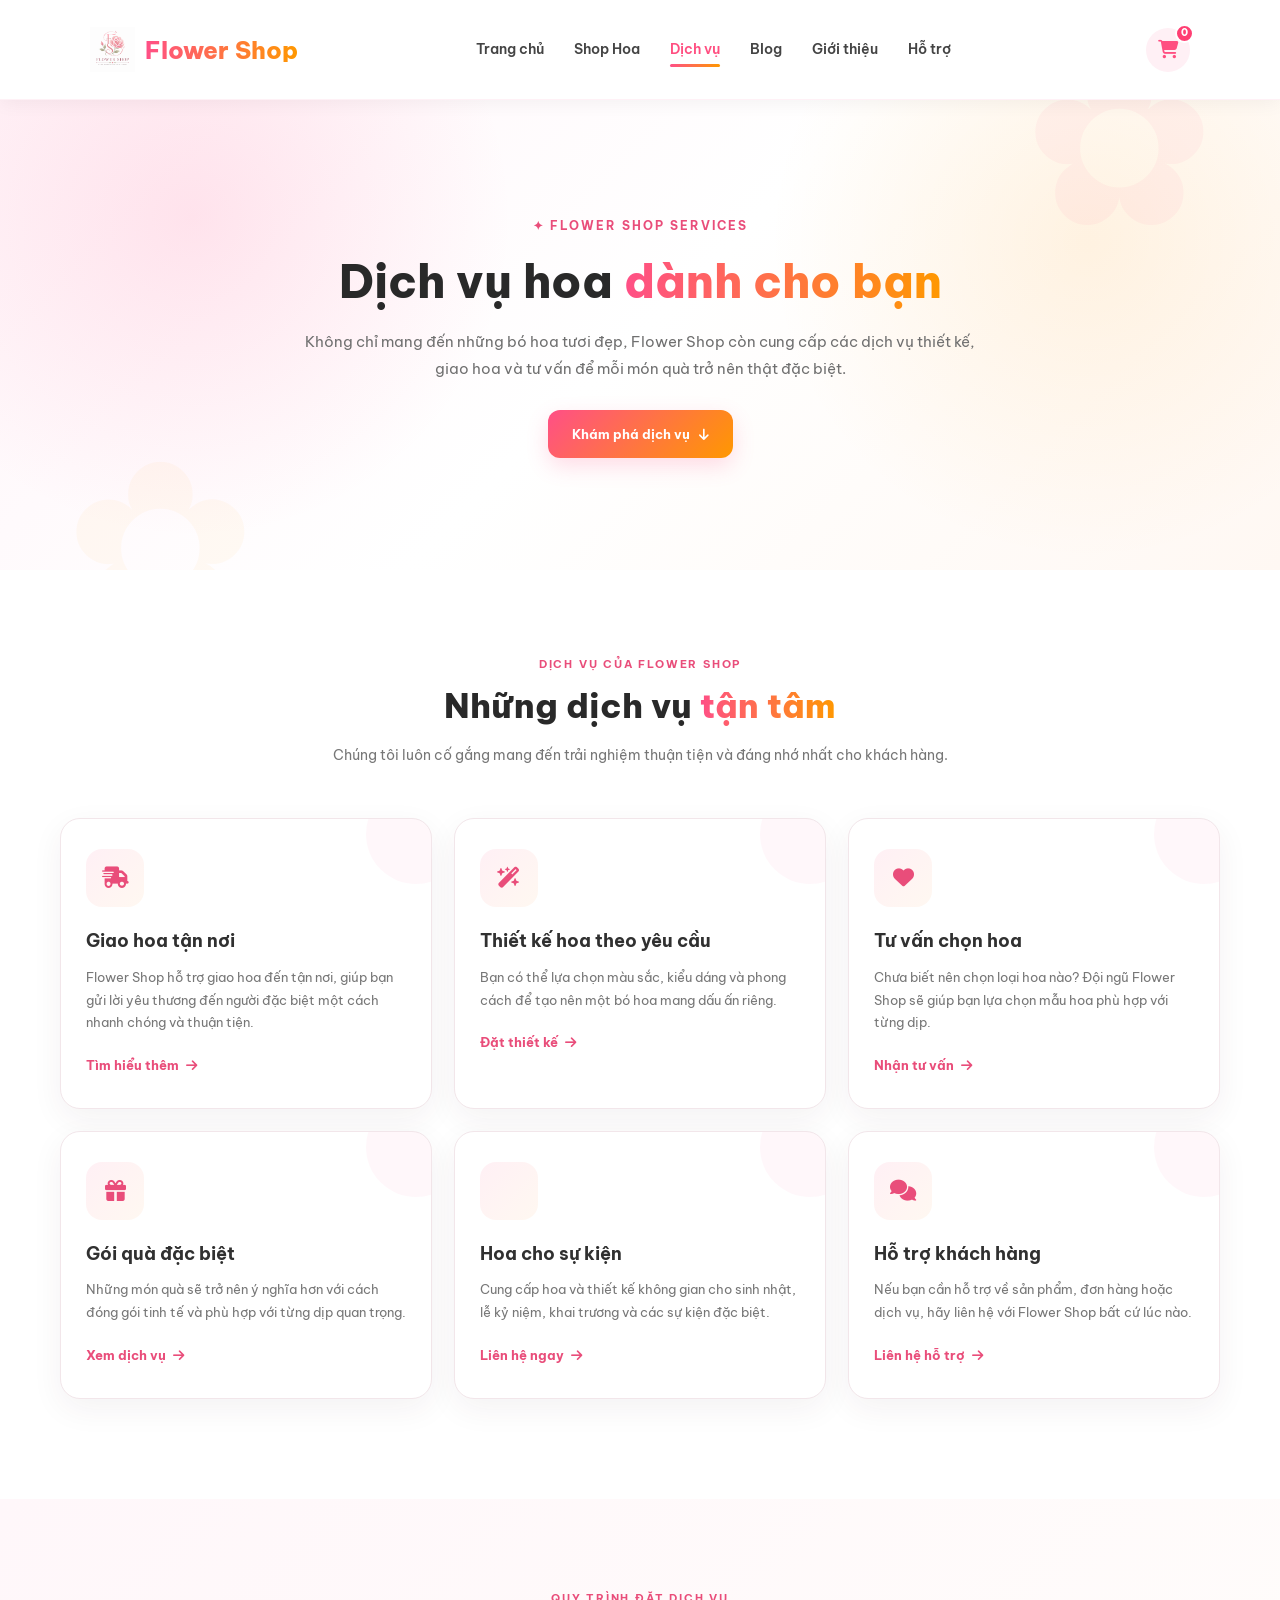
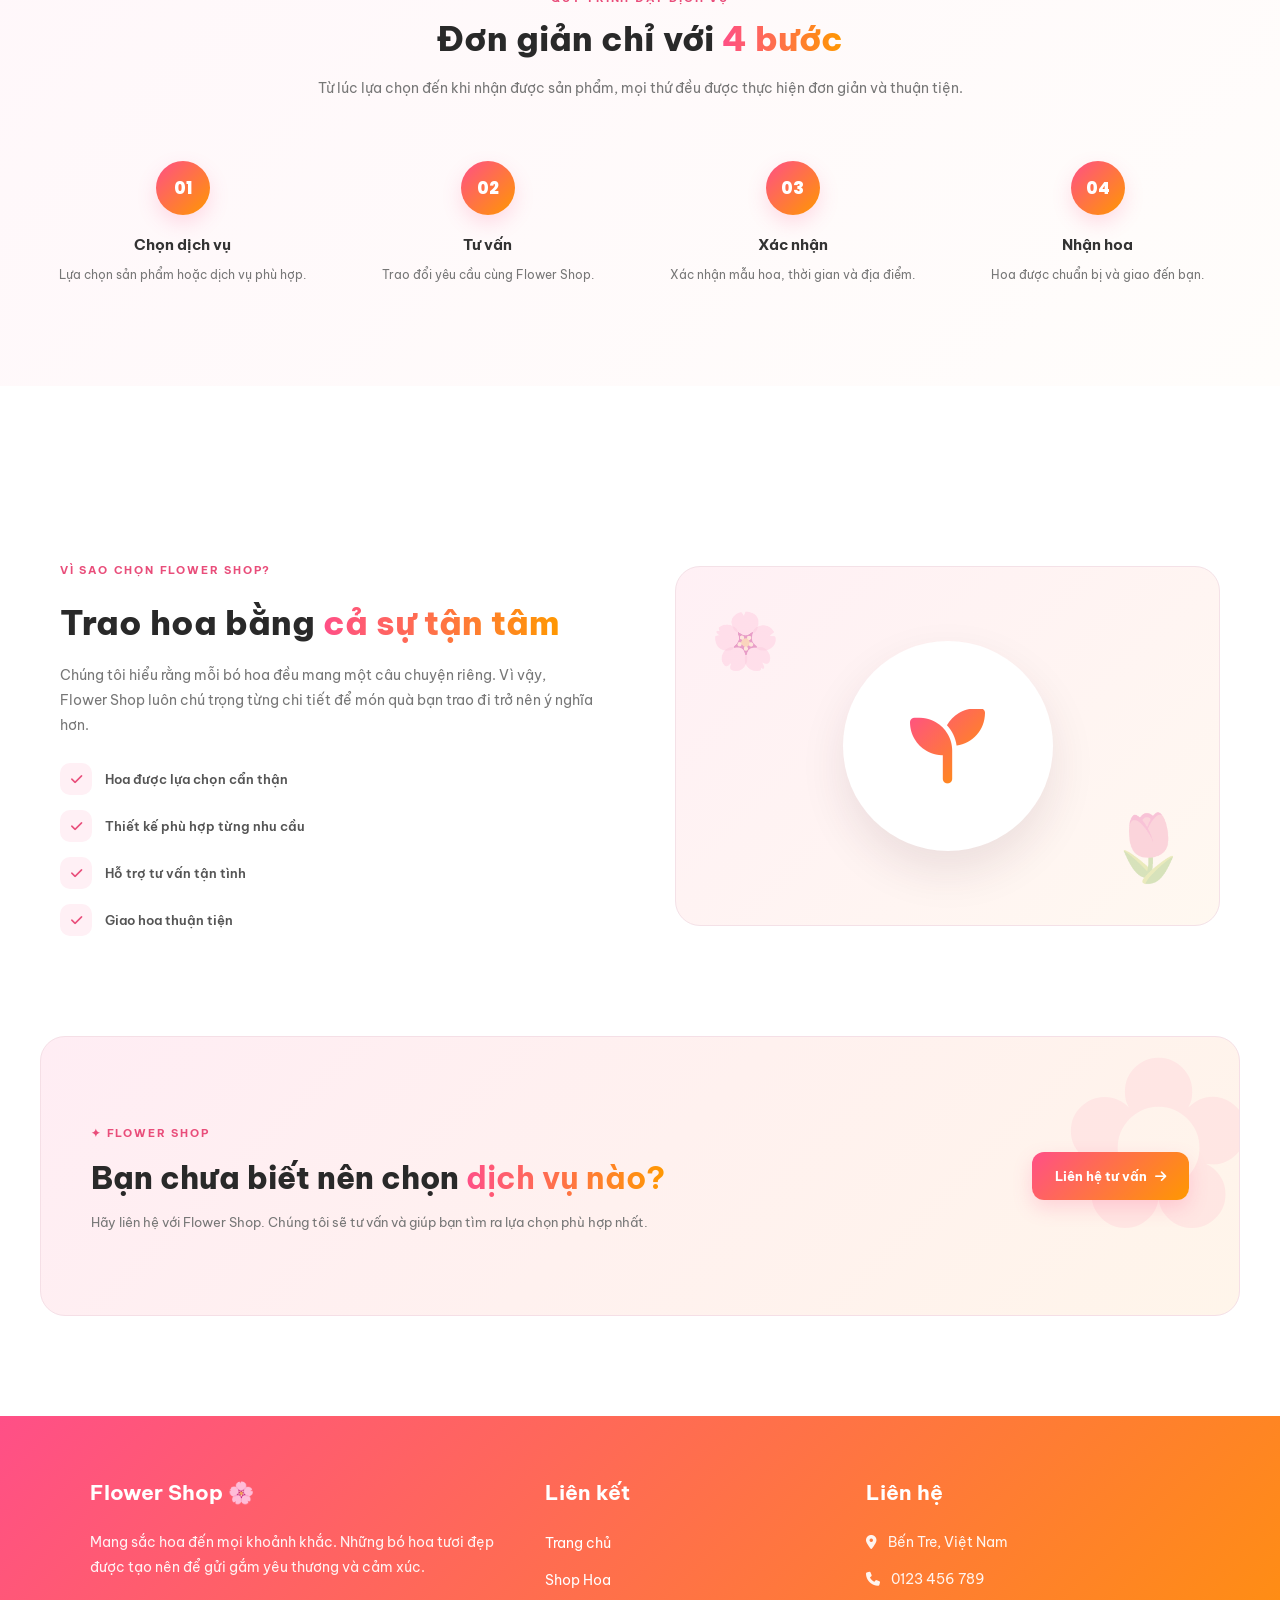
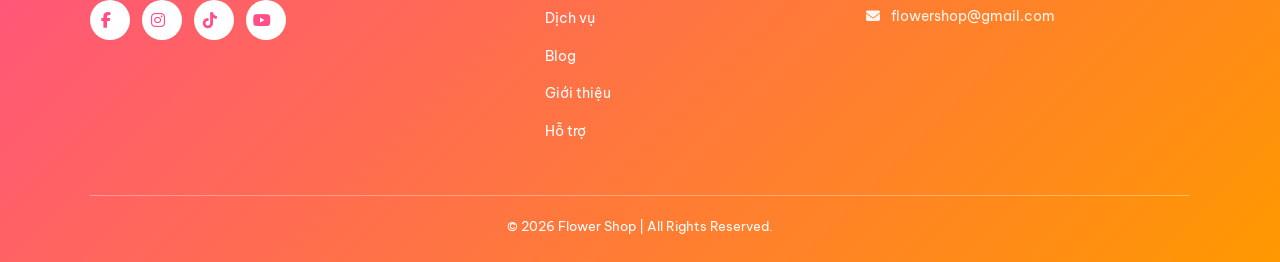
<file: dichvu.html>
<!DOCTYPE html>
<html lang="vi">

<head>

    <meta charset="UTF-8">

    <meta
        name="viewport"
        content="width=device-width, initial-scale=1.0"
    >

    <meta
        name="description"
        content="Flower Shop - Dịch vụ hoa tươi, thiết kế hoa và giao hoa tận nơi."
    >

    <title>Dịch vụ - Flower Shop</title>


    <!-- =====================================================
         GOOGLE FONT
    ====================================================== -->

    <link rel="preconnect" href="https://fonts.googleapis.com">

    <link
        rel="preconnect"
        href="https://fonts.gstatic.com"
        crossorigin
    >

    <link
        href="https://fonts.googleapis.com/css2?family=Be+Vietnam+Pro:wght@300;400;500;600;700;800&display=swap"
        rel="stylesheet"
    >


    <!-- =====================================================
         FONT AWESOME
    ====================================================== -->

    <link
        rel="stylesheet"
        href="https://cdnjs.cloudflare.com/ajax/libs/font-awesome/6.7.2/css/all.min.css"
    >


    <!-- CSS CHÍNH -->

    <link
        rel="stylesheet"
        href="style.css"
    >


    <!-- =====================================================
         CSS RIÊNG TRANG DỊCH VỤ
         
         Dùng tiền tố service-
         để tránh xung đột với các trang khác.
    ====================================================== -->

    <style>

        /* =====================================================
           FONT
        ====================================================== */

        .service-page,
        .service-page h1,
        .service-page h2,
        .service-page h3,
        .service-page h4,
        .service-page h5,
        .service-page h6,
        .service-page p,
        .service-page a,
        .service-page span,
        .service-page strong,
        .service-page button,
        .service-page input,
        .service-page textarea,
        .service-page select {

            font-family:
                "Be Vietnam Pro",
                sans-serif;

        }


        /* =====================================================
           GLOBAL
        ====================================================== */

        .service-page {

            width: 100%;

            overflow: hidden;

            background: #ffffff;

        }


        /* =====================================================
           HEADER
           Đồng bộ với shop.html
        ====================================================== */

        .service-page > header {

            position: sticky;

            top: 0;

            z-index: 9999;

            width: 100%;

            min-height: 78px;

            display: flex;

            align-items: center;

            justify-content: space-between;

            padding: 12px 7%;

            background:
                rgba(255,255,255,0.97);

            backdrop-filter: blur(12px);

            border-bottom:
                1px solid rgba(255,79,135,0.08);

            box-shadow:
                0 3px 18px rgba(0,0,0,0.05);

        }


        /* =====================================================
           LOGO
        ====================================================== */

        .service-page .service-logo {

            display: flex;

            align-items: center;

            gap: 10px;

            flex-shrink: 0;

            text-decoration: none;

        }


        .service-page .service-logo img {

            display: block;

            width: auto;

            height: 45px;

            max-width: 55px;

            object-fit: contain;

        }


        .service-page .service-logo span {

            display: inline-block;

            font-size: 24px;

            font-weight: 800;

            line-height: 1;

            background:
                linear-gradient(
                    90deg,
                    #ff4f87,
                    #ff9800
                );

            -webkit-background-clip: text;

            -webkit-text-fill-color: transparent;

            background-clip: text;

        }


        /* =====================================================
           NAV
        ====================================================== */

        .service-page nav ul {

            display: flex;

            align-items: center;

            gap: 30px;

            margin: 0;

            padding: 0;

            list-style: none;

        }


        .service-page nav ul li {

            margin: 0;

            padding: 0;

        }


        .service-page nav ul li a {

            position: relative;

            display: inline-block;

            padding: 10px 0;

            color: #444;

            font-size: 14px;

            font-weight: 600;

            text-decoration: none;

            white-space: nowrap;

            transition: 0.3s ease;

        }


        .service-page nav ul li a:hover,

        .service-page nav ul li a.active {

            color: #ff4f81;

        }


        .service-page nav ul li a::after {

            content: "";

            position: absolute;

            left: 0;

            bottom: 2px;

            width: 0;

            height: 3px;

            border-radius: 10px;

            background:
                linear-gradient(
                    90deg,
                    #ff4f87,
                    #ff9800
                );

            transition: 0.3s ease;

        }


        .service-page nav ul li a:hover::after,

        .service-page nav ul li a.active::after {

            width: 100%;

        }


        /* =====================================================
           CART
        ====================================================== */

        .service-cart-button {

            position: relative;

            width: 44px;

            height: 44px;

            margin-left: 18px;

            display: flex;

            align-items: center;

            justify-content: center;

            flex-shrink: 0;

            border-radius: 50%;

            background: #fff0f5;

            color: #ff4f81;

            text-decoration: none;

            font-size: 18px;

            transition: 0.25s ease;

        }


        .service-cart-button:hover {

            background: #ff4f81;

            color: #ffffff;

            transform: translateY(-2px);

        }


        .service-cart-count {

            position: absolute;

            top: -4px;

            right: -4px;

            min-width: 19px;

            height: 19px;

            padding: 0 4px;

            display: flex;

            align-items: center;

            justify-content: center;

            border-radius: 50%;

            background: #ff3f73;

            color: #ffffff;

            border: 2px solid #ffffff;

            font-size: 10px;

            font-weight: 800;

        }


        /* =====================================================
           HERO
        ====================================================== */

        .service-hero {

            position: relative;

            width: 100%;

            min-height: 470px;

            display: flex;

            align-items: center;

            justify-content: center;

            padding: 80px 20px;

            overflow: hidden;

            text-align: center;

            background:

                radial-gradient(
                    circle at 15% 25%,
                    rgba(255,79,135,0.13),
                    transparent 28%
                ),

                radial-gradient(
                    circle at 85% 30%,
                    rgba(255,152,0,0.10),
                    transparent 28%
                ),

                linear-gradient(
                    135deg,
                    #fff5f9 0%,
                    #ffffff 50%,
                    #fff8f3 100%
                );

        }


        .service-hero::before {

            content: "✿";

            position: absolute;

            top: -70px;

            right: 5%;

            color:
                rgba(255,79,135,0.05);

            font-size: 230px;

            line-height: 1;

        }


        .service-hero::after {

            content: "✿";

            position: absolute;

            bottom: -90px;

            left: 5%;

            color:
                rgba(255,152,0,0.045);

            font-size: 230px;

            line-height: 1;

        }


        .service-hero-content {

            position: relative;

            z-index: 2;

            width: 100%;

            max-width: 820px;

            margin: 0 auto;

        }


        .service-hero-label {

            display: inline-block;

            margin-bottom: 18px;

            color: #e94d7a;

            font-size: 12px;

            font-weight: 700;

            letter-spacing: 2px;

        }


        .service-hero h1 {

            margin: 0 0 18px;

            color: #292929;

            font-size: 46px;

            font-weight: 800;

            line-height: 1.25;

        }


        .service-hero h1 span {

            background:
                linear-gradient(
                    90deg,
                    #ff4f87,
                    #ff9800
                );

            -webkit-background-clip: text;

            -webkit-text-fill-color: transparent;

            background-clip: text;

        }


        .service-hero p {

            max-width: 680px;

            margin: 0 auto 28px;

            color: #707070;

            font-size: 15px;

            line-height: 1.8;

        }


        .service-hero-button {

            display: inline-flex;

            align-items: center;

            justify-content: center;

            gap: 9px;

            min-height: 48px;

            padding: 0 24px;

            border-radius: 12px;

            color: #ffffff;

            background:
                linear-gradient(
                    135deg,
                    #ff4f87,
                    #ff9800
                );

            box-shadow:
                0 8px 22px
                rgba(255,79,135,0.20);

            font-size: 13px;

            font-weight: 700;

            text-decoration: none;

            transition: 0.3s ease;

        }


        .service-hero-button:hover {

            transform: translateY(-3px);

            box-shadow:
                0 13px 28px
                rgba(255,79,135,0.27);

        }


        /* =====================================================
           MAIN
        ====================================================== */

        .service-main {

            width: 100%;

            max-width: 1200px;

            margin: 0 auto;

            padding: 80px 20px 100px;

        }


        /* =====================================================
           SECTION HEADER
        ====================================================== */

        .service-section-header {

            max-width: 700px;

            margin: 0 auto 50px;

            text-align: center;

        }


        .service-section-label {

            display: inline-block;

            margin-bottom: 10px;

            color: #e94d7a;

            font-size: 11px;

            font-weight: 700;

            letter-spacing: 1.8px;

        }


        .service-section-header h2 {

            margin: 0 0 15px;

            color: #292929;

            font-size: 34px;

            font-weight: 800;

            line-height: 1.3;

        }


        .service-section-header h2 span {

            background:
                linear-gradient(
                    90deg,
                    #ff4f87,
                    #ff9800
                );

            -webkit-background-clip: text;

            -webkit-text-fill-color: transparent;

            background-clip: text;

        }


        .service-section-header p {

            margin: 0;

            color: #777;

            font-size: 14px;

            line-height: 1.8;

        }


        /* =====================================================
           SERVICE GRID
        ====================================================== */

        .service-grid {

            display: grid;

            grid-template-columns:
                repeat(3, 1fr);

            gap: 22px;

        }


        /* =====================================================
           SERVICE CARD
        ====================================================== */

        .service-card {

            position: relative;

            padding: 30px 25px;

            overflow: hidden;

            background: #ffffff;

            border: 1px solid #f2e6ea;

            border-radius: 20px;

            box-shadow:
                0 10px 32px
                rgba(65,30,45,0.06);

            transition:
                transform 0.3s ease,
                box-shadow 0.3s ease;

        }


        .service-card:hover {

            transform: translateY(-7px);

            box-shadow:
                0 18px 42px
                rgba(65,30,45,0.11);

        }


        .service-card::after {

            content: "";

            position: absolute;

            width: 100px;

            height: 100px;

            right: -35px;

            top: -35px;

            border-radius: 50%;

            background:
                rgba(255,79,135,0.045);

        }


        .service-icon {

            width: 58px;

            height: 58px;

            display: flex;

            align-items: center;

            justify-content: center;

            margin-bottom: 20px;

            border-radius: 16px;

            color: #e94d7a;

            background:
                linear-gradient(
                    135deg,
                    #fff0f5,
                    #fff8f1
                );

            font-size: 21px;

        }


        .service-card h3 {

            margin: 0 0 10px;

            color: #303030;

            font-size: 18px;

            font-weight: 700;

        }


        .service-card p {

            margin: 0 0 18px;

            color: #777;

            font-size: 13px;

            line-height: 1.75;

        }


        .service-card-link {

            display: inline-flex;

            align-items: center;

            gap: 7px;

            color: #e94d7a;

            font-size: 13px;

            font-weight: 700;

            text-decoration: none;

            transition: 0.25s ease;

        }


        .service-card-link:hover {

            color: #ff9800;

            gap: 10px;

        }


        /* =====================================================
           PROCESS
        ====================================================== */

        .service-process {

            width: 100%;

            padding: 85px 20px 90px;

            background:
                linear-gradient(
                    135deg,
                    #fff7fa,
                    #fffdfb
                );

        }


        .service-process-inner {

            width: 100%;

            max-width: 1200px;

            margin: 0 auto;

        }


        .service-process-grid {

            display: grid;

            grid-template-columns:
                repeat(4, 1fr);

            gap: 20px;

        }


        .service-process-item {

            position: relative;

            text-align: center;

            padding: 10px 15px;

        }


        .service-process-number {

            width: 54px;

            height: 54px;

            margin: 0 auto 18px;

            display: flex;

            align-items: center;

            justify-content: center;

            border-radius: 50%;

            color: #ffffff;

            background:
                linear-gradient(
                    135deg,
                    #ff4f87,
                    #ff9800
                );

            font-size: 17px;

            font-weight: 800;

            box-shadow:
                0 8px 20px
                rgba(255,79,135,0.18);

        }


        .service-process-item h3 {

            margin: 0 0 8px;

            color: #333;

            font-size: 15px;

            font-weight: 700;

        }


        .service-process-item p {

            margin: 0;

            color: #777;

            font-size: 12px;

            line-height: 1.7;

        }


        /* =====================================================
           FEATURE
        ====================================================== */

        .service-feature {

            display: grid;

            grid-template-columns:
                1fr 1fr;

            gap: 70px;

            align-items: center;

            padding-top: 90px;

        }


        .service-feature-content {

            padding-right: 10px;

        }


        .service-feature-content h2 {

            margin: 12px 0 17px;

            color: #292929;

            font-size: 34px;

            font-weight: 800;

            line-height: 1.3;

        }


        .service-feature-content h2 span {

            background:
                linear-gradient(
                    90deg,
                    #ff4f87,
                    #ff9800
                );

            -webkit-background-clip: text;

            -webkit-text-fill-color: transparent;

            background-clip: text;

        }


        .service-feature-content > p {

            margin: 0 0 25px;

            color: #777;

            font-size: 14px;

            line-height: 1.8;

        }


        .service-feature-list {

            display: flex;

            flex-direction: column;

            gap: 15px;

        }


        .service-feature-list-item {

            display: flex;

            align-items: center;

            gap: 13px;

        }


        .service-feature-check {

            width: 32px;

            height: 32px;

            min-width: 32px;

            display: flex;

            align-items: center;

            justify-content: center;

            border-radius: 10px;

            color: #e94d7a;

            background: #fff0f5;

            font-size: 13px;

        }


        .service-feature-list-item span {

            color: #555;

            font-size: 13px;

            font-weight: 600;

        }


        /* =====================================================
           FEATURE BOX
        ====================================================== */

        .service-feature-box {

            position: relative;

            min-height: 360px;

            display: flex;

            align-items: center;

            justify-content: center;

            overflow: hidden;

            border-radius: 25px;

            background:
                linear-gradient(
                    135deg,
                    #fff0f5,
                    #fff8f0
                );

            border: 1px solid #f4e1e7;

        }


        .service-feature-box::before {

            content: "🌸";

            position: absolute;

            top: 30px;

            left: 35px;

            font-size: 55px;

            opacity: 0.35;

        }


        .service-feature-box::after {

            content: "🌷";

            position: absolute;

            bottom: 25px;

            right: 30px;

            font-size: 65px;

            opacity: 0.3;

        }


        .service-feature-circle {

            width: 210px;

            height: 210px;

            display: flex;

            align-items: center;

            justify-content: center;

            border-radius: 50%;

            background: #ffffff;

            box-shadow:
                0 20px 45px
                rgba(65,30,45,0.10);

        }


        .service-feature-circle i {

            font-size: 75px;

            background:
                linear-gradient(
                    135deg,
                    #ff4f87,
                    #ff9800
                );

            -webkit-background-clip: text;

            -webkit-text-fill-color: transparent;

            background-clip: text;

        }


        /* =====================================================
           CTA
        ====================================================== */

        .service-cta {

            width: 100%;

            padding: 0 20px 100px;

        }


        .service-cta-box {

            position: relative;

            max-width: 1200px;

            min-height: 280px;

            margin: 0 auto;

            padding: 50px;

            display: flex;

            align-items: center;

            justify-content: space-between;

            gap: 30px;

            overflow: hidden;

            border-radius: 25px;

            background:
                linear-gradient(
                    135deg,
                    #ffedf4,
                    #fff5ea
                );

            border:
                1px solid #f5dfe6;

        }


        .service-cta-box::before {

            content: "✿";

            position: absolute;

            right: -20px;

            top: -85px;

            color:
                rgba(255,79,135,0.08);

            font-size: 240px;

        }


        .service-cta-content {

            position: relative;

            z-index: 2;

            max-width: 650px;

        }


        .service-cta-content span {

            color: #e94d7a;

            font-size: 11px;

            font-weight: 700;

            letter-spacing: 1.8px;

        }


        .service-cta-content h2 {

            margin: 12px 0;

            color: #292929;

            font-size: 31px;

            font-weight: 800;

            line-height: 1.35;

        }


        .service-cta-content h2 strong {

            background:
                linear-gradient(
                    90deg,
                    #ff4f87,
                    #ff9800
                );

            -webkit-background-clip: text;

            -webkit-text-fill-color: transparent;

            background-clip: text;

        }


        .service-cta-content p {

            margin: 0;

            color: #777;

            font-size: 13px;

            line-height: 1.7;

        }


        .service-cta-button {

            position: relative;

            z-index: 2;

            display: inline-flex;

            align-items: center;

            justify-content: center;

            gap: 8px;

            min-height: 48px;

            padding: 0 23px;

            flex-shrink: 0;

            border-radius: 12px;

            color: #ffffff;

            background:
                linear-gradient(
                    135deg,
                    #ff4f87,
                    #ff9800
                );

            font-size: 13px;

            font-weight: 700;

            text-decoration: none;

            box-shadow:
                0 8px 20px
                rgba(255,79,135,0.20);

            transition: 0.3s ease;

        }


        .service-cta-button:hover {

            transform: translateY(-3px);

            box-shadow:
                0 13px 28px
                rgba(255,79,135,0.28);

        }


        /* =====================================================
           FOOTER
           Không sửa cấu trúc footer chung.
        ====================================================== */

        .service-page > footer {

            margin-top: 0;

        }


        /* =====================================================
           TABLET
        ====================================================== */

        @media (max-width: 1000px) {

            .service-page > header {

                padding:
                    12px 5%;

            }


            .service-page nav ul {

                gap: 19px;

            }


            .service-grid {

                grid-template-columns:
                    repeat(2, 1fr);

            }


            .service-process-grid {

                grid-template-columns:
                    repeat(2, 1fr);

                row-gap: 35px;

            }


            .service-feature {

                grid-template-columns:
                    1fr;

                gap: 45px;

            }


            .service-feature-content {

                padding-right: 0;

            }


            .service-feature-box {

                min-height: 320px;

            }


            .service-cta-box {

                padding: 40px;

            }

        }


        /* =====================================================
           MOBILE
        ====================================================== */

        @media (max-width: 768px) {

            .service-page > header {

                min-height: auto;

                flex-wrap: wrap;

                justify-content: center;

                gap: 8px 15px;

                padding:
                    12px 20px;

            }


            .service-page .service-logo {

                width: 100%;

                justify-content: center;

            }


            .service-page nav {

                width: auto;

            }


            .service-page nav ul {

                flex-wrap: wrap;

                justify-content: center;

                gap:
                    5px 15px;

            }


            .service-page nav ul li a {

                font-size: 12px;

            }


            .service-cart-button {

                position: absolute;

                top: 13px;

                right: 20px;

                width: 40px;

                height: 40px;

                margin-left: 0;

            }


            .service-hero {

                min-height: 420px;

                padding:
                    70px 20px;

            }


            .service-hero h1 {

                font-size: 36px;

            }


            .service-hero p {

                font-size: 14px;

            }


            .service-main {

                padding:
                    65px 20px 75px;

            }


            .service-section-header {

                margin-bottom: 35px;

            }


            .service-section-header h2 {

                font-size: 29px;

            }


            .service-grid {

                grid-template-columns:
                    1fr;

                gap: 15px;

            }


            .service-card {

                padding: 25px 22px;

            }


            .service-process {

                padding:
                    65px 20px 75px;

            }


            .service-process-grid {

                grid-template-columns:
                    1fr 1fr;

                gap: 25px 10px;

            }


            .service-feature {

                padding-top: 65px;

            }


            .service-feature-content h2 {

                font-size: 29px;

            }


            .service-feature-box {

                min-height: 280px;

            }


            .service-feature-circle {

                width: 170px;

                height: 170px;

            }


            .service-feature-circle i {

                font-size: 60px;

            }


            .service-cta {

                padding:
                    0 15px 75px;

            }


            .service-cta-box {

                padding: 35px 25px;

                flex-direction: column;

                align-items: flex-start;

            }


            .service-cta-content h2 {

                font-size: 27px;

            }

        }


        /* =====================================================
           MOBILE NHỎ
        ====================================================== */

        @media (max-width: 480px) {

            .service-page .service-logo span {

                font-size: 21px;

            }


            .service-page .service-logo img {

                height: 42px;

            }


            .service-page nav ul {

                gap:
                    4px 10px;

            }


            .service-page nav ul li a {

                font-size: 11px;

            }


            .service-hero {

                min-height: 390px;

                padding:
                    60px 18px;

            }


            .service-hero h1 {

                font-size: 31px;

            }


            .service-hero p {

                font-size: 13px;

            }


            .service-main {

                padding:
                    55px 18px 65px;

            }


            .service-section-header h2 {

                font-size: 26px;

            }


            .service-section-header p {

                font-size: 13px;

            }


            .service-process {

                padding:
                    55px 18px 65px;

            }


            .service-process-grid {

                grid-template-columns:
                    1fr;

            }


            .service-feature-content h2 {

                font-size: 26px;

            }


            .service-feature-box {

                min-height: 240px;

            }


            .service-feature-circle {

                width: 145px;

                height: 145px;

            }


            .service-feature-circle i {

                font-size: 50px;

            }


            .service-cta-box {

                padding:
                    30px 20px;

            }


            .service-cta-content h2 {

                font-size: 24px;

            }

        }

    </style>

</head>


<body class="service-page">


<!-- =====================================================
     HEADER
===================================================== -->

<header>


    <!-- LOGO -->

    <a
        href="index.html"
        class="service-logo"
    >

        <img
            src="images/logo.png"
            alt="Flower Shop Logo"
        >

        <span>
            Flower Shop
        </span>

    </a>


    <!-- MENU -->

    <nav>

        <ul>

            <li>
                <a href="index.html">
                    Trang chủ
                </a>
            </li>


            <li>
                <a href="shop.html">
                    Shop Hoa
                </a>
            </li>


            <li>
                <a
                    href="dichvu.html"
                    class="active"
                >
                    Dịch vụ
                </a>
            </li>


            <li>
                <a href="blog.html">
                    Blog
                </a>
            </li>


            <li>
                <a href="gioithieu.html">
                    Giới thiệu
                </a>
            </li>


            <li>
                <a href="hotro.html">
                    Hỗ trợ
                </a>
            </li>

        </ul>

    </nav>


    <!-- GIỎ HÀNG -->

    <a
        href="giohang.html"
        class="service-cart-button"
        aria-label="Giỏ hàng"
    >

        <i class="fa-solid fa-cart-shopping"></i>

        <span
            class="service-cart-count"
            id="serviceCartCount"
        >
            0
        </span>

    </a>

</header>



<!-- =====================================================
     HERO
===================================================== -->

<section class="service-hero">

    <div class="service-hero-content">

        <span class="service-hero-label">
            ✦ FLOWER SHOP SERVICES
        </span>


        <h1>

            Dịch vụ hoa

            <span>
                dành cho bạn
            </span>

        </h1>


        <p>

            Không chỉ mang đến những bó hoa tươi đẹp,
            Flower Shop còn cung cấp các dịch vụ thiết kế,
            giao hoa và tư vấn để mỗi món quà trở nên
            thật đặc biệt.

        </p>


        <a
            href="#service-list"
            class="service-hero-button"
        >

            Khám phá dịch vụ

            <i class="fa-solid fa-arrow-down"></i>

        </a>

    </div>

</section>



<!-- =====================================================
     MAIN
===================================================== -->

<main class="service-main">


    <!-- =================================================
         SERVICE HEADER
    ================================================== -->

    <div
        class="service-section-header"
        id="service-list"
    >

        <span class="service-section-label">
            DỊCH VỤ CỦA FLOWER SHOP
        </span>


        <h2>

            Những dịch vụ

            <span>
                tận tâm
            </span>

        </h2>


        <p>

            Chúng tôi luôn cố gắng mang đến trải nghiệm
            thuận tiện và đáng nhớ nhất cho khách hàng.

        </p>

    </div>



    <!-- =================================================
         SERVICE GRID
    ================================================== -->

    <div class="service-grid">


        <!-- SERVICE 1 -->

        <article class="service-card">

            <div class="service-icon">

                <i class="fa-solid fa-truck-fast"></i>

            </div>


            <h3>
                Giao hoa tận nơi
            </h3>


            <p>

                Flower Shop hỗ trợ giao hoa đến tận nơi,
                giúp bạn gửi lời yêu thương đến người đặc biệt
                một cách nhanh chóng và thuận tiện.

            </p>


            <a
                href="hotro.html"
                class="service-card-link"
            >

                Tìm hiểu thêm

                <i class="fa-solid fa-arrow-right"></i>

            </a>

        </article>



        <!-- SERVICE 2 -->

        <article class="service-card">

            <div class="service-icon">

                <i class="fa-solid fa-wand-magic-sparkles"></i>

            </div>


            <h3>
                Thiết kế hoa theo yêu cầu
            </h3>


            <p>

                Bạn có thể lựa chọn màu sắc, kiểu dáng
                và phong cách để tạo nên một bó hoa
                mang dấu ấn riêng.

            </p>


            <a
                href="hotro.html"
                class="service-card-link"
            >

                Đặt thiết kế

                <i class="fa-solid fa-arrow-right"></i>

            </a>

        </article>



        <!-- SERVICE 3 -->

        <article class="service-card">

            <div class="service-icon">

                <i class="fa-solid fa-heart"></i>

            </div>


            <h3>
                Tư vấn chọn hoa
            </h3>


            <p>

                Chưa biết nên chọn loại hoa nào?
                Đội ngũ Flower Shop sẽ giúp bạn lựa chọn
                mẫu hoa phù hợp với từng dịp.

            </p>


            <a
                href="hotro.html"
                class="service-card-link"
            >

                Nhận tư vấn

                <i class="fa-solid fa-arrow-right"></i>

            </a>

        </article>



        <!-- SERVICE 4 -->

        <article class="service-card">

            <div class="service-icon">

                <i class="fa-solid fa-gift"></i>

            </div>


            <h3>
                Gói quà đặc biệt
            </h3>


            <p>

                Những món quà sẽ trở nên ý nghĩa hơn
                với cách đóng gói tinh tế và phù hợp
                với từng dịp quan trọng.

            </p>


            <a
                href="hotro.html"
                class="service-card-link"
            >

                Xem dịch vụ

                <i class="fa-solid fa-arrow-right"></i>

            </a>

        </article>



        <!-- SERVICE 5 -->

        <article class="service-card">

            <div class="service-icon">

                <i class="fa-solid fa-calendar-heart"></i>

            </div>


            <h3>
                Hoa cho sự kiện
            </h3>


            <p>

                Cung cấp hoa và thiết kế không gian
                cho sinh nhật, lễ kỷ niệm, khai trương
                và các sự kiện đặc biệt.

            </p>


            <a
                href="hotro.html"
                class="service-card-link"
            >

                Liên hệ ngay

                <i class="fa-solid fa-arrow-right"></i>

            </a>

        </article>



        <!-- SERVICE 6 -->

        <article class="service-card">

            <div class="service-icon">

                <i class="fa-solid fa-comments"></i>

            </div>


            <h3>
                Hỗ trợ khách hàng
            </h3>


            <p>

                Nếu bạn cần hỗ trợ về sản phẩm,
                đơn hàng hoặc dịch vụ, hãy liên hệ
                với Flower Shop bất cứ lúc nào.

            </p>


            <a
                href="hotro.html"
                class="service-card-link"
            >

                Liên hệ hỗ trợ

                <i class="fa-solid fa-arrow-right"></i>

            </a>

        </article>

    </div>

</main>



<!-- =====================================================
     QUY TRÌNH
===================================================== -->

<section class="service-process">

    <div class="service-process-inner">


        <div class="service-section-header">

            <span class="service-section-label">
                QUY TRÌNH ĐẶT DỊCH VỤ
            </span>


            <h2>

                Đơn giản chỉ với

                <span>
                    4 bước
                </span>

            </h2>


            <p>

                Từ lúc lựa chọn đến khi nhận được sản phẩm,
                mọi thứ đều được thực hiện đơn giản và thuận tiện.

            </p>

        </div>



        <div class="service-process-grid">


            <!-- STEP 1 -->

            <div class="service-process-item">

                <div class="service-process-number">
                    01
                </div>


                <h3>
                    Chọn dịch vụ
                </h3>


                <p>

                    Lựa chọn sản phẩm
                    hoặc dịch vụ phù hợp.

                </p>

            </div>



            <!-- STEP 2 -->

            <div class="service-process-item">

                <div class="service-process-number">
                    02
                </div>


                <h3>
                    Tư vấn
                </h3>


                <p>

                    Trao đổi yêu cầu
                    cùng Flower Shop.

                </p>

            </div>



            <!-- STEP 3 -->

            <div class="service-process-item">

                <div class="service-process-number">
                    03
                </div>


                <h3>
                    Xác nhận
                </h3>


                <p>

                    Xác nhận mẫu hoa,
                    thời gian và địa điểm.

                </p>

            </div>



            <!-- STEP 4 -->

            <div class="service-process-item">

                <div class="service-process-number">
                    04
                </div>


                <h3>
                    Nhận hoa
                </h3>


                <p>

                    Hoa được chuẩn bị
                    và giao đến bạn.

                </p>

            </div>

        </div>

    </div>

</section>



<!-- =====================================================
     FEATURE
===================================================== -->

<section class="service-main">

    <div class="service-feature">


        <!-- LEFT -->

        <div class="service-feature-content">

            <span class="service-section-label">
                VÌ SAO CHỌN FLOWER SHOP?
            </span>


            <h2>

                Trao hoa bằng

                <span>
                    cả sự tận tâm
                </span>

            </h2>


            <p>

                Chúng tôi hiểu rằng mỗi bó hoa đều mang
                một câu chuyện riêng. Vì vậy, Flower Shop
                luôn chú trọng từng chi tiết để món quà
                bạn trao đi trở nên ý nghĩa hơn.

            </p>


            <div class="service-feature-list">


                <div class="service-feature-list-item">

                    <div class="service-feature-check">

                        <i class="fa-solid fa-check"></i>

                    </div>

                    <span>
                        Hoa được lựa chọn cẩn thận
                    </span>

                </div>


                <div class="service-feature-list-item">

                    <div class="service-feature-check">

                        <i class="fa-solid fa-check"></i>

                    </div>

                    <span>
                        Thiết kế phù hợp từng nhu cầu
                    </span>

                </div>


                <div class="service-feature-list-item">

                    <div class="service-feature-check">

                        <i class="fa-solid fa-check"></i>

                    </div>

                    <span>
                        Hỗ trợ tư vấn tận tình
                    </span>

                </div>


                <div class="service-feature-list-item">

                    <div class="service-feature-check">

                        <i class="fa-solid fa-check"></i>

                    </div>

                    <span>
                        Giao hoa thuận tiện
                    </span>

                </div>

            </div>

        </div>



        <!-- RIGHT -->

        <div class="service-feature-box">

            <div class="service-feature-circle">

                <i class="fa-solid fa-seedling"></i>

            </div>

        </div>

    </div>

</section>



<!-- =====================================================
     CTA
===================================================== -->

<section class="service-cta">

    <div class="service-cta-box">


        <div class="service-cta-content">

            <span>
                ✦ FLOWER SHOP
            </span>


            <h2>

                Bạn chưa biết nên chọn

                <strong>
                    dịch vụ nào?
                </strong>

            </h2>


            <p>

                Hãy liên hệ với Flower Shop.
                Chúng tôi sẽ tư vấn và giúp bạn
                tìm ra lựa chọn phù hợp nhất.

            </p>

        </div>


        <a
            href="hotro.html"
            class="service-cta-button"
        >

            Liên hệ tư vấn

            <i class="fa-solid fa-arrow-right"></i>

        </a>

    </div>

</section>



<!-- =====================================================
     FOOTER
===================================================== -->

<footer>

    <div class="footer-content">


        <!-- THÔNG TIN -->

        <div class="footer-box">

            <h3>
                Flower Shop 🌸
            </h3>


            <p>

                Mang sắc hoa đến mọi khoảnh khắc.
                Những bó hoa tươi đẹp được tạo nên
                để gửi gắm yêu thương và cảm xúc.

            </p>


            <div class="social">

                <a
                    href="#"
                    aria-label="Facebook"
                >

                    <i class="fab fa-facebook-f"></i>

                </a>


                <a
                    href="#"
                    aria-label="Instagram"
                >

                    <i class="fab fa-instagram"></i>

                </a>


                <a
                    href="#"
                    aria-label="TikTok"
                >

                    <i class="fab fa-tiktok"></i>

                </a>


                <a
                    href="#"
                    aria-label="YouTube"
                >

                    <i class="fab fa-youtube"></i>

                </a>

            </div>

        </div>



        <!-- LIÊN KẾT -->

        <div class="footer-box">

            <h3>
                Liên kết
            </h3>


            <ul>

                <li>
                    <a href="index.html">
                        Trang chủ
                    </a>
                </li>


                <li>
                    <a href="shop.html">
                        Shop Hoa
                    </a>
                </li>


                <li>
                    <a href="dichvu.html">
                        Dịch vụ
                    </a>
                </li>


                <li>
                    <a href="blog.html">
                        Blog
                    </a>
                </li>


                <li>
                    <a href="gioithieu.html">
                        Giới thiệu
                    </a>
                </li>


                <li>
                    <a href="hotro.html">
                        Hỗ trợ
                    </a>
                </li>

            </ul>

        </div>



        <!-- LIÊN HỆ -->

        <div class="footer-box">

            <h3>
                Liên hệ
            </h3>


            <p>

                <i class="fa-solid fa-location-dot"></i>

                Bến Tre, Việt Nam

            </p>


            <p>

                <i class="fa-solid fa-phone"></i>

                0123 456 789

            </p>


            <p>

                <i class="fa-solid fa-envelope"></i>

                flowershop@gmail.com

            </p>

        </div>

    </div>


    <hr>


    <p class="copyright">

        © 2026 Flower Shop | All Rights Reserved.

    </p>

</footer>



<!-- =====================================================
     JAVASCRIPT GIỎ HÀNG
     
     Nếu cart.js đang tồn tại thì dùng chung
     với shop.html.
===================================================== -->

<script src="cart.js"></script>


<!-- =====================================================
     ĐỒNG BỘ SỐ LƯỢNG GIỎ HÀNG
===================================================== -->

<script>

    document.addEventListener(
        "DOMContentLoaded",
        function () {

            const count =
                document.getElementById(
                    "serviceCartCount"
                );

            if (!count) return;


            try {

                const cart =
                    JSON.parse(
                        localStorage.getItem("cart")
                    ) || [];


                let total = 0;


                cart.forEach(function (item) {

                    total +=
                        Number(item.quantity) || 1;

                });


                count.textContent = total;

            } catch (error) {

                count.textContent = "0";

            }

        }
    );

</script>


</body>

</html>
</file>
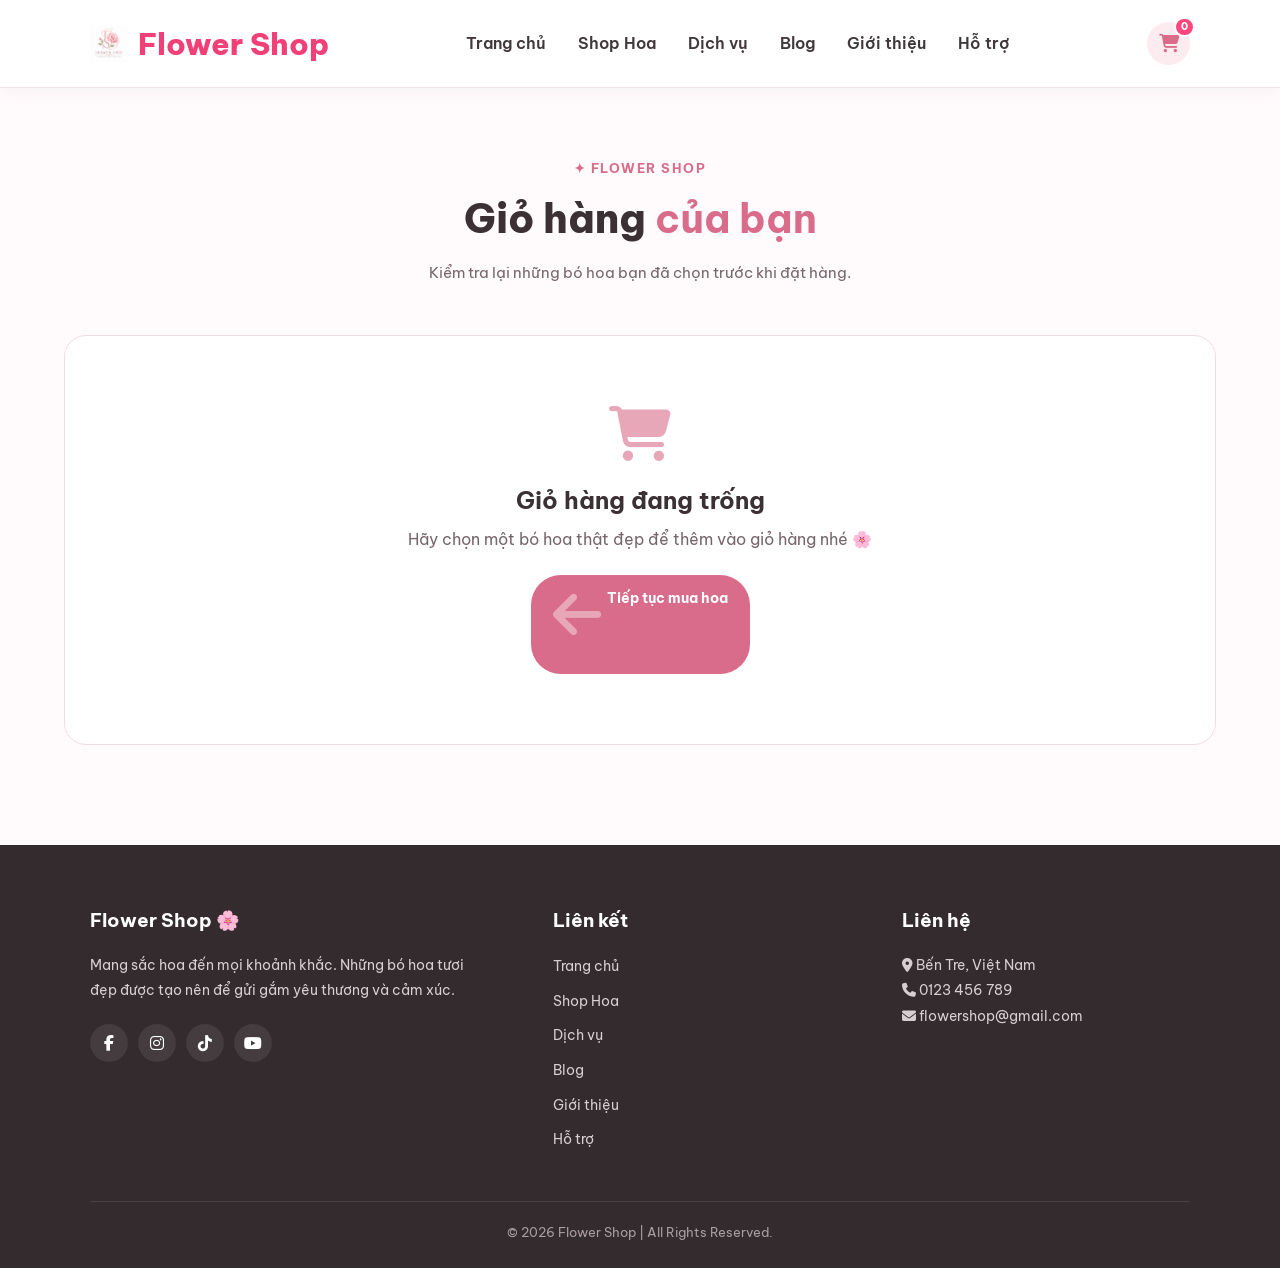
<file: giohang.html>
<!DOCTYPE html>
<html lang="vi">

<head>

    <meta charset="UTF-8">

    <meta
        name="viewport"
        content="width=device-width, initial-scale=1.0"
    >

    <meta
        name="description"
        content="Giỏ hàng Flower Shop"
    >

    <title>Giỏ hàng | Flower Shop</title>


    <!-- GOOGLE FONT -->

    <link
        rel="preconnect"
        href="https://fonts.googleapis.com"
    >

    <link
        rel="preconnect"
        href="https://fonts.gstatic.com"
        crossorigin
    >

    <link
        href="https://fonts.googleapis.com/css2?family=Be+Vietnam+Pro:wght@300;400;500;600;700;800&display=swap"
        rel="stylesheet"
    >


    <!-- FONT AWESOME -->

    <link
        rel="stylesheet"
        href="https://cdnjs.cloudflare.com/ajax/libs/font-awesome/6.7.2/css/all.min.css"
    >


    <style>

        /* =====================================================
           RESET
        ====================================================== */

        * {
            margin: 0;
            padding: 0;
            box-sizing: border-box;
        }


        :root {

            --pink: #d96c8b;
            --pink-dark: #b94f70;
            --pink-light: #fcecef;

            --text: #3b3033;
            --text-light: #75666b;

            --border: #f1dce2;

            --white: #ffffff;

            --background: #fffafc;

        }


        html {
            scroll-behavior: smooth;
        }


        body {

            font-family:
                "Be Vietnam Pro",
                sans-serif;

            background: var(--background);

            color: var(--text);

            line-height: 1.6;

            overflow-x: hidden;

        }


        a {
            text-decoration: none;
            color: inherit;
        }


        button,
        input,
        select,
        textarea {

            font-family: inherit;

        }


        img {

            display: block;

            max-width: 100%;

        }


        /* =====================================================
           HEADER
        ====================================================== */

        header {

            width: 100%;

            min-height: 88px;

            display: flex;

            align-items: center;

            justify-content: space-between;

            padding: 0 7%;

            background: rgba(
                255,
                255,
                255,
                0.97
            );

            border-bottom:
                1px solid #f3e5e9;

            position: sticky;

            top: 0;

            z-index: 1000;

            box-shadow:
                0 4px 18px
                rgba(90, 50, 60, 0.04);

        }


        /* =====================================================
           LOGO
        ====================================================== */

        .logo {

            display: flex;

            align-items: center;

            gap: 10px;

            color: #f13f78;

            font-size: 30px;

            font-weight: 800;

            white-space: nowrap;

        }


        .logo img {

            width: 38px;

            height: 38px;

            object-fit: contain;

        }


        /* =====================================================
           NAV
        ====================================================== */

        nav ul {

            list-style: none;

            display: flex;

            align-items: center;

            gap: 32px;

        }


        nav ul li a {

            position: relative;

            font-size: 16px;

            font-weight: 600;

            color: #40383b;

            padding: 32px 0;

            transition: 0.25s ease;

        }


        nav ul li a:hover {

            color: var(--pink);

        }


        nav ul li a.active {

            color: #f13f78;

        }


        nav ul li a.active::after {

            content: "";

            position: absolute;

            left: 0;

            right: 0;

            bottom: 16px;

            height: 3px;

            border-radius: 10px;

            background:
                linear-gradient(
                    90deg,
                    #ff4f8b,
                    #ff9d36
                );

        }


        /* =====================================================
           CART ICON
        ====================================================== */

        .header-cart {

            position: relative;

            width: 43px;

            height: 43px;

            display: flex;

            align-items: center;

            justify-content: center;

            border-radius: 50%;

            background: var(--pink-light);

            color: var(--pink);

            font-size: 18px;

            transition: 0.25s ease;

        }


        .header-cart:hover {

            background: var(--pink);

            color: white;

            transform: translateY(-2px);

        }


        .cart-count {

            position: absolute;

            top: -5px;

            right: -5px;

            min-width: 20px;

            height: 20px;

            padding: 0 5px;

            display: flex;

            align-items: center;

            justify-content: center;

            border-radius: 50px;

            background: #ff477e;

            color: white;

            border: 2px solid white;

            font-size: 10px;

            font-weight: 800;

        }


        /* =====================================================
           PAGE
        ====================================================== */

        .cart-page {

            width: min(
                1180px,
                90%
            );

            margin: auto;

            padding:
                70px 0
                100px;

        }


        /* =====================================================
           TITLE
        ====================================================== */

        .cart-heading {

            text-align: center;

            margin-bottom: 50px;

        }


        .cart-heading span {

            display: block;

            color: var(--pink);

            font-size: 13px;

            font-weight: 700;

            letter-spacing: 1.5px;

            margin-bottom: 8px;

        }


        .cart-heading h1 {

            font-size: 40px;

            font-weight: 800;

            color: var(--text);

            margin-bottom: 10px;

        }


        .cart-heading h1 span {

            display: inline;

            color: var(--pink);

            font-size: inherit;

            letter-spacing: normal;

        }


        .cart-heading p {

            color: var(--text-light);

            font-size: 15px;

        }


        /* =====================================================
           CART LAYOUT
        ====================================================== */

        .cart-layout {

            display: grid;

            grid-template-columns:
                minmax(0, 1fr)
                360px;

            gap: 30px;

            align-items: start;

        }


        /* =====================================================
           CART ITEMS
        ====================================================== */

        .cart-items {

            display: flex;

            flex-direction: column;

            gap: 16px;

        }


        .cart-item {

            display: grid;

            grid-template-columns:
                100px
                minmax(0, 1fr)
                auto;

            gap: 18px;

            align-items: center;

            padding: 18px;

            background: white;

            border:
                1px solid var(--border);

            border-radius: 18px;

            box-shadow:
                0 7px 25px
                rgba(80, 40, 50, 0.05);

        }


        .cart-item-image {

            width: 100px;

            height: 100px;

            border-radius: 14px;

            overflow: hidden;

            background: #f8edf0;

        }


        .cart-item-image img {

            width: 100%;

            height: 100%;

            object-fit: cover;

        }


        .cart-item-info h3 {

            font-size: 18px;

            font-weight: 700;

            margin-bottom: 5px;

            color: var(--text);

        }


        .cart-item-info p {

            color: var(--text-light);

            font-size: 13px;

            margin-bottom: 10px;

        }


        .cart-item-price {

            color: var(--pink);

            font-size: 17px;

            font-weight: 800;

        }


        /* =====================================================
           QUANTITY
        ====================================================== */

        .quantity-box {

            display: flex;

            align-items: center;

            width: fit-content;

            border:
                1px solid var(--border);

            border-radius: 10px;

            overflow: hidden;

            margin-top: 10px;

        }


        .quantity-btn {

            width: 34px;

            height: 34px;

            border: 0;

            background: var(--pink-light);

            color: var(--pink-dark);

            cursor: pointer;

            font-size: 14px;

            transition: 0.2s ease;

        }


        .quantity-btn:hover {

            background: var(--pink);

            color: white;

        }


        .quantity-number {

            width: 38px;

            text-align: center;

            font-size: 14px;

            font-weight: 700;

        }


        /* =====================================================
           ITEM RIGHT
        ====================================================== */

        .cart-item-right {

            text-align: right;

        }


        .item-total {

            font-size: 17px;

            font-weight: 800;

            color: var(--text);

            margin-bottom: 12px;

        }


        .delete-btn {

            border: 0;

            background: transparent;

            color: #b08d96;

            cursor: pointer;

            font-size: 13px;

            transition: 0.2s ease;

        }


        .delete-btn:hover {

            color: #e74c6b;

        }


        /* =====================================================
           SUMMARY
        ====================================================== */

        .cart-summary {

            position: sticky;

            top: 110px;

            background: white;

            border:
                1px solid var(--border);

            border-radius: 20px;

            padding: 25px;

            box-shadow:
                0 10px 30px
                rgba(80, 40, 50, 0.07);

        }


        .cart-summary h2 {

            font-size: 22px;

            margin-bottom: 22px;

        }


        .summary-row {

            display: flex;

            align-items: center;

            justify-content: space-between;

            gap: 15px;

            padding: 11px 0;

            color: var(--text-light);

            font-size: 14px;

        }


        .summary-row strong {

            color: var(--text);

        }


        .summary-total {

            border-top:
                1px solid var(--border);

            margin-top: 10px;

            padding-top: 18px;

        }


        .summary-total span {

            font-size: 16px;

            color: var(--text);

            font-weight: 700;

        }


        .summary-total strong {

            color: var(--pink);

            font-size: 24px;

        }


        /* =====================================================
           BUTTON
        ====================================================== */

        .checkout-btn {

            width: 100%;

            border: 0;

            border-radius: 12px;

            padding: 14px 20px;

            margin-top: 20px;

            background:
                linear-gradient(
                    135deg,
                    #d96c8b,
                    #e87b9b
                );

            color: white;

            font-size: 15px;

            font-weight: 700;

            cursor: pointer;

            transition: 0.25s ease;

        }


        .checkout-btn:hover {

            transform: translateY(-2px);

            box-shadow:
                0 8px 20px
                rgba(217,108,139,0.25);

        }


        .continue-shopping {

            display: flex;

            align-items: center;

            justify-content: center;

            gap: 7px;

            margin-top: 15px;

            color: var(--pink);

            font-size: 13px;

            font-weight: 700;

        }


        .continue-shopping:hover {

            color: var(--pink-dark);

        }


        /* =====================================================
           EMPTY CART
        ====================================================== */

        .empty-cart {

            display: none;

            text-align: center;

            padding: 70px 20px;

            background: white;

            border:
                1px solid var(--border);

            border-radius: 22px;

        }


        .empty-cart i {

            font-size: 55px;

            color: #e8a7b8;

            margin-bottom: 20px;

        }


        .empty-cart h2 {

            font-size: 24px;

            margin-bottom: 8px;

        }


        .empty-cart p {

            color: var(--text-light);

            margin-bottom: 22px;

        }


        .empty-cart a {

            display: inline-flex;

            padding: 12px 22px;

            border-radius: 30px;

            background: var(--pink);

            color: white;

            font-size: 14px;

            font-weight: 700;

        }


        /* =====================================================
           TOAST
        ====================================================== */

        .toast {

            position: fixed;

            right: 25px;

            bottom: 25px;

            z-index: 9999;

            min-width: 280px;

            max-width: 360px;

            padding: 14px 18px;

            border-radius: 13px;

            background: #342b2e;

            color: white;

            box-shadow:
                0 10px 30px
                rgba(0,0,0,0.18);

            display: flex;

            align-items: center;

            gap: 10px;

            transform:
                translateY(100px);

            opacity: 0;

            pointer-events: none;

            transition: 0.3s ease;

        }


        .toast.show {

            transform:
                translateY(0);

            opacity: 1;

        }


        .toast i {

            color: #ff91ae;

        }


        /* =====================================================
           FOOTER
        ====================================================== */

        footer {

            background: #342b2e;

            color: white;

            padding:
                60px 7%
                25px;

        }


        .footer-content {

            max-width: 1180px;

            margin: auto;

            display: grid;

            grid-template-columns:
                1.4fr 1fr 1fr;

            gap: 60px;

        }


        .footer-box h3 {

            font-size: 19px;

            margin-bottom: 18px;

        }


        .footer-box p {

            color: #d8cdd0;

            font-size: 14px;

            line-height: 1.8;

        }


        .footer-box ul {

            list-style: none;

        }


        .footer-box ul li {

            margin-bottom: 9px;

        }


        .footer-box ul li a {

            color: #d8cdd0;

            font-size: 14px;

        }


        .footer-box ul li a:hover {

            color: #ff91ae;

        }


        .social {

            display: flex;

            gap: 10px;

            margin-top: 20px;

        }


        .social a {

            width: 38px;

            height: 38px;

            display: flex;

            align-items: center;

            justify-content: center;

            border-radius: 50%;

            background:
                rgba(255,255,255,0.08);

        }


        .social a:hover {

            background: var(--pink);

        }


        footer hr {

            max-width: 1180px;

            margin:
                40px auto 20px;

            border: 0;

            border-top:
                1px solid
                rgba(255,255,255,0.1);

        }


        .copyright {

            text-align: center;

            color: #a99da1;

            font-size: 13px;

        }


        /* =====================================================
           RESPONSIVE
        ====================================================== */

        @media (max-width: 900px) {

            header {

                padding: 0 4%;

            }


            nav ul {

                gap: 18px;

            }


            nav ul li a {

                font-size: 14px;

            }


            .cart-layout {

                grid-template-columns: 1fr;

            }


            .cart-summary {

                position: static;

            }


            .footer-content {

                grid-template-columns: 1fr 1fr;

                gap: 35px;

            }

        }


        @media (max-width: 650px) {

            header {

                min-height: 75px;

                padding:
                    14px 5%;

                flex-direction: column;

                gap: 12px;

            }


            .logo {

                font-size: 24px;

            }


            .logo img {

                width: 34px;

                height: 34px;

            }


            nav {

                width: 100%;

                overflow-x: auto;

            }


            nav ul {

                width: max-content;

                gap: 22px;

                margin: auto;

            }


            nav ul li a {

                padding: 5px 0;

                font-size: 13px;

            }


            .header-cart {

                position: absolute;

                right: 5%;

                top: 16px;

            }


            .cart-page {

                width: 90%;

                padding:
                    50px 0
                    65px;

            }


            .cart-heading h1 {

                font-size: 31px;

            }


            .cart-item {

                grid-template-columns:
                    75px
                    minmax(0, 1fr);

                gap: 13px;

                padding: 14px;

            }


            .cart-item-image {

                width: 75px;

                height: 75px;

            }


            .cart-item-right {

                grid-column: 1 / -1;

                display: flex;

                align-items: center;

                justify-content: space-between;

                text-align: left;

                border-top:
                    1px solid var(--border);

                padding-top: 10px;

            }


            .item-total {

                margin: 0;

            }


            .footer-content {

                grid-template-columns: 1fr;

                gap: 30px;

            }


            .toast {

                left: 15px;

                right: 15px;

                bottom: 15px;

                min-width: 0;

            }

        }

    </style>

</head>


<body>


<!-- =====================================================
     HEADER
====================================================== -->

<header>


    <a
        href="index.html"
        class="logo"
    >

        <img
            src="images/logo.png"
            alt="Flower Shop Logo"
        >

        <span>
            Flower Shop
        </span>

    </a>


    <nav>

        <ul>

            <li>
                <a href="index.html">
                    Trang chủ
                </a>
            </li>

            <li>
                <a href="shop.html">
                    Shop Hoa
                </a>
            </li>

            <li>
                <a href="dichvu.html">
                    Dịch vụ
                </a>
            </li>

            <li>
                <a href="blog.html">
                    Blog
                </a>
            </li>

            <li>
                <a href="gioithieu.html">
                    Giới thiệu
                </a>
            </li>

            <li>
                <a href="hotro.html">
                    Hỗ trợ
                </a>
            </li>

        </ul>

    </nav>


    <!-- GIỎ HÀNG -->

    <a
        href="giohang.html"
        class="header-cart"
        aria-label="Giỏ hàng"
    >

        <i class="fa-solid fa-cart-shopping"></i>

        <span
            class="cart-count"
            id="cartCount"
        >
            0
        </span>

    </a>

</header>



<!-- =====================================================
     MAIN
====================================================== -->

<main class="cart-page">


    <!-- TIÊU ĐỀ -->

    <div class="cart-heading">

        <span>
            ✦ FLOWER SHOP
        </span>

        <h1>
            Giỏ hàng
            <span>của bạn</span>
        </h1>

        <p>
            Kiểm tra lại những bó hoa bạn đã chọn
            trước khi đặt hàng.
        </p>

    </div>



    <!-- GIỎ TRỐNG -->

    <div
        class="empty-cart"
        id="emptyCart"
    >

        <i class="fa-solid fa-cart-shopping"></i>

        <h2>
            Giỏ hàng đang trống
        </h2>

        <p>
            Hãy chọn một bó hoa thật đẹp
            để thêm vào giỏ hàng nhé 🌸
        </p>

        <a href="shop.html">
            <i class="fa-solid fa-arrow-left"></i>
            &nbsp; Tiếp tục mua hoa
        </a>

    </div>



    <!-- GIỎ CÓ SẢN PHẨM -->

    <div
        class="cart-layout"
        id="cartLayout"
    >


        <!-- DANH SÁCH -->

        <div
            class="cart-items"
            id="cartItems"
        ></div>



        <!-- TỔNG TIỀN -->

        <aside class="cart-summary">

            <h2>
                Tóm tắt đơn hàng
            </h2>


            <div class="summary-row">

                <span>
                    Số lượng sản phẩm
                </span>

                <strong id="summaryQuantity">
                    0
                </strong>

            </div>


            <div class="summary-row">

                <span>
                    Tạm tính
                </span>

                <strong id="subtotal">
                    0đ
                </strong>

            </div>


            <div class="summary-row">

                <span>
                    Phí giao hàng
                </span>

                <strong>
                    Miễn phí
                </strong>

            </div>


            <div class="summary-row summary-total">

                <span>
                    Tổng cộng
                </span>

                <strong id="totalPrice">
                    0đ
                </strong>

            </div>


            <button
                class="checkout-btn"
                id="checkoutBtn"
                type="button"
            >

                Tiến hành đặt hàng

                <i class="fa-solid fa-arrow-right"></i>

            </button>


            <a
                href="shop.html"
                class="continue-shopping"
            >

                <i class="fa-solid fa-arrow-left"></i>

                Tiếp tục mua hoa

            </a>

        </aside>

    </div>

</main>



<!-- =====================================================
     FOOTER
====================================================== -->

<footer>


    <div class="footer-content">


        <div class="footer-box">

            <h3>
                Flower Shop 🌸
            </h3>

            <p>
                Mang sắc hoa đến mọi khoảnh khắc.
                Những bó hoa tươi đẹp được tạo nên
                để gửi gắm yêu thương và cảm xúc.
            </p>


            <div class="social">

                <a href="#">
                    <i class="fab fa-facebook-f"></i>
                </a>

                <a href="#">
                    <i class="fab fa-instagram"></i>
                </a>

                <a href="#">
                    <i class="fab fa-tiktok"></i>
                </a>

                <a href="#">
                    <i class="fab fa-youtube"></i>
                </a>

            </div>

        </div>


        <div class="footer-box">

            <h3>
                Liên kết
            </h3>

            <ul>

                <li>
                    <a href="index.html">
                        Trang chủ
                    </a>
                </li>

                <li>
                    <a href="shop.html">
                        Shop Hoa
                    </a>
                </li>

                <li>
                    <a href="dichvu.html">
                        Dịch vụ
                    </a>
                </li>

                <li>
                    <a href="blog.html">
                        Blog
                    </a>
                </li>

                <li>
                    <a href="gioithieu.html">
                        Giới thiệu
                    </a>
                </li>

                <li>
                    <a href="hotro.html">
                        Hỗ trợ
                    </a>
                </li>

            </ul>

        </div>


        <div class="footer-box">

            <h3>
                Liên hệ
            </h3>

            <p>
                <i class="fa-solid fa-location-dot"></i>
                Bến Tre, Việt Nam
            </p>

            <p>
                <i class="fa-solid fa-phone"></i>
                0123 456 789
            </p>

            <p>
                <i class="fa-solid fa-envelope"></i>
                flowershop@gmail.com
            </p>

        </div>

    </div>


    <hr>


    <p class="copyright">
        © 2026 Flower Shop | All Rights Reserved.
    </p>

</footer>



<!-- =====================================================
     THÔNG BÁO
====================================================== -->

<div
    class="toast"
    id="toast"
>

    <i class="fa-solid fa-circle-check"></i>

    <span id="toastMessage">
        Đã cập nhật giỏ hàng
    </span>

</div>



<!-- =====================================================
     JAVASCRIPT GIỎ HÀNG
====================================================== -->

<script>

    /* =====================================================
       LẤY GIỎ HÀNG TỪ LOCAL STORAGE
    ====================================================== */

    let cart =
        JSON.parse(
            localStorage.getItem("flowerCart")
        ) || [];



    /* =====================================================
       FORMAT TIỀN
    ====================================================== */

    function formatPrice(price) {

        return Number(price)
            .toLocaleString("vi-VN")
            + "đ";

    }



    /* =====================================================
       LƯU GIỎ HÀNG
    ====================================================== */

    function saveCart() {

        localStorage.setItem(
            "flowerCart",
            JSON.stringify(cart)
        );

    }



    /* =====================================================
       HIỂN THỊ SỐ LƯỢNG ICON
    ====================================================== */

    function updateCartCount() {

        const count =
            cart.reduce(
                (total, item) =>
                    total + item.quantity,
                0
            );

        const cartCount =
            document.getElementById(
                "cartCount"
            );

        cartCount.textContent = count;

    }



    /* =====================================================
       TOAST
    ====================================================== */

    function showToast(message) {

        const toast =
            document.getElementById("toast");

        const toastMessage =
            document.getElementById(
                "toastMessage"
            );

        toastMessage.textContent =
            message;

        toast.classList.add("show");

        clearTimeout(
            window.toastTimer
        );

        window.toastTimer =
            setTimeout(
                () => {

                    toast.classList.remove(
                        "show"
                    );

                },
                2500
            );

    }



    /* =====================================================
       HIỂN THỊ GIỎ HÀNG
    ====================================================== */

    function renderCart() {

        const cartItems =
            document.getElementById(
                "cartItems"
            );

        const cartLayout =
            document.getElementById(
                "cartLayout"
            );

        const emptyCart =
            document.getElementById(
                "emptyCart"
            );


        updateCartCount();


        if (cart.length === 0) {

            cartLayout.style.display =
                "none";

            emptyCart.style.display =
                "block";

            updateSummary();

            return;

        }


        cartLayout.style.display =
            "grid";

        emptyCart.style.display =
            "none";


        cartItems.innerHTML = "";


        cart.forEach(
            (item, index) => {

                const itemTotal =
                    item.price *
                    item.quantity;


                const element =
                    document.createElement(
                        "article"
                    );


                element.className =
                    "cart-item";


                element.innerHTML = `

                    <div class="cart-item-image">

                        <img
                            src="${item.image}"
                            alt="${item.name}"
                        >

                    </div>


                    <div class="cart-item-info">

                        <h3>
                            ${item.name}
                        </h3>

                        <p>
                            ${item.type || "HOA TƯƠI"}
                        </p>

                        <div class="cart-item-price">
                            ${formatPrice(item.price)}
                        </div>


                        <div class="quantity-box">

                            <button
                                class="quantity-btn"
                                type="button"
                                onclick="changeQuantity(${index}, -1)"
                            >
                                <i class="fa-solid fa-minus"></i>
                            </button>


                            <span class="quantity-number">
                                ${item.quantity}
                            </span>


                            <button
                                class="quantity-btn"
                                type="button"
                                onclick="changeQuantity(${index}, 1)"
                            >
                                <i class="fa-solid fa-plus"></i>
                            </button>

                        </div>

                    </div>


                    <div class="cart-item-right">

                        <div class="item-total">
                            ${formatPrice(itemTotal)}
                        </div>


                        <button
                            class="delete-btn"
                            type="button"
                            onclick="removeItem(${index})"
                        >

                            <i class="fa-solid fa-trash"></i>

                            Xóa

                        </button>

                    </div>

                `;


                cartItems.appendChild(
                    element
                );

            }
        );


        updateSummary();

    }



    /* =====================================================
       TĂNG / GIẢM
    ====================================================== */

    function changeQuantity(
        index,
        change
    ) {

        cart[index].quantity +=
            change;


        if (
            cart[index].quantity <= 0
        ) {

            cart.splice(index, 1);

            showToast(
                "Đã xóa sản phẩm khỏi giỏ hàng"
            );

        }
        else {

            showToast(
                "Đã cập nhật số lượng"
            );

        }


        saveCart();

        renderCart();

    }



    /* =====================================================
       XÓA SẢN PHẨM
    ====================================================== */

    function removeItem(index) {

        const productName =
            cart[index].name;


        cart.splice(index, 1);


        saveCart();

        renderCart();


        showToast(
            `Đã xóa "${productName}" khỏi giỏ hàng`
        );

    }



    /* =====================================================
       TÍNH TỔNG
    ====================================================== */

    function updateSummary() {

        let quantity = 0;

        let total = 0;


        cart.forEach(
            item => {

                quantity +=
                    item.quantity;

                total +=
                    item.price *
                    item.quantity;

            }
        );


        document.getElementById(
            "summaryQuantity"
        ).textContent =
            quantity;


        document.getElementById(
            "subtotal"
        ).textContent =
            formatPrice(total);


        document.getElementById(
            "totalPrice"
        ).textContent =
            formatPrice(total);

    }



    /* =====================================================
       ĐẶT HÀNG
    ====================================================== */

    document
        .getElementById("checkoutBtn")
        .addEventListener(
            "click",
            function () {

                if (cart.length === 0) {

                    showToast(
                        "Giỏ hàng đang trống!"
                    );

                    return;

                }


                alert(
                    "Tính năng đặt hàng sẽ được phát triển ở bước tiếp theo 🌸"
                );

            }
        );



    /* =====================================================
       KHỞI ĐỘNG
    ====================================================== */

    renderCart();

</script>


</body>

</html>
</file>
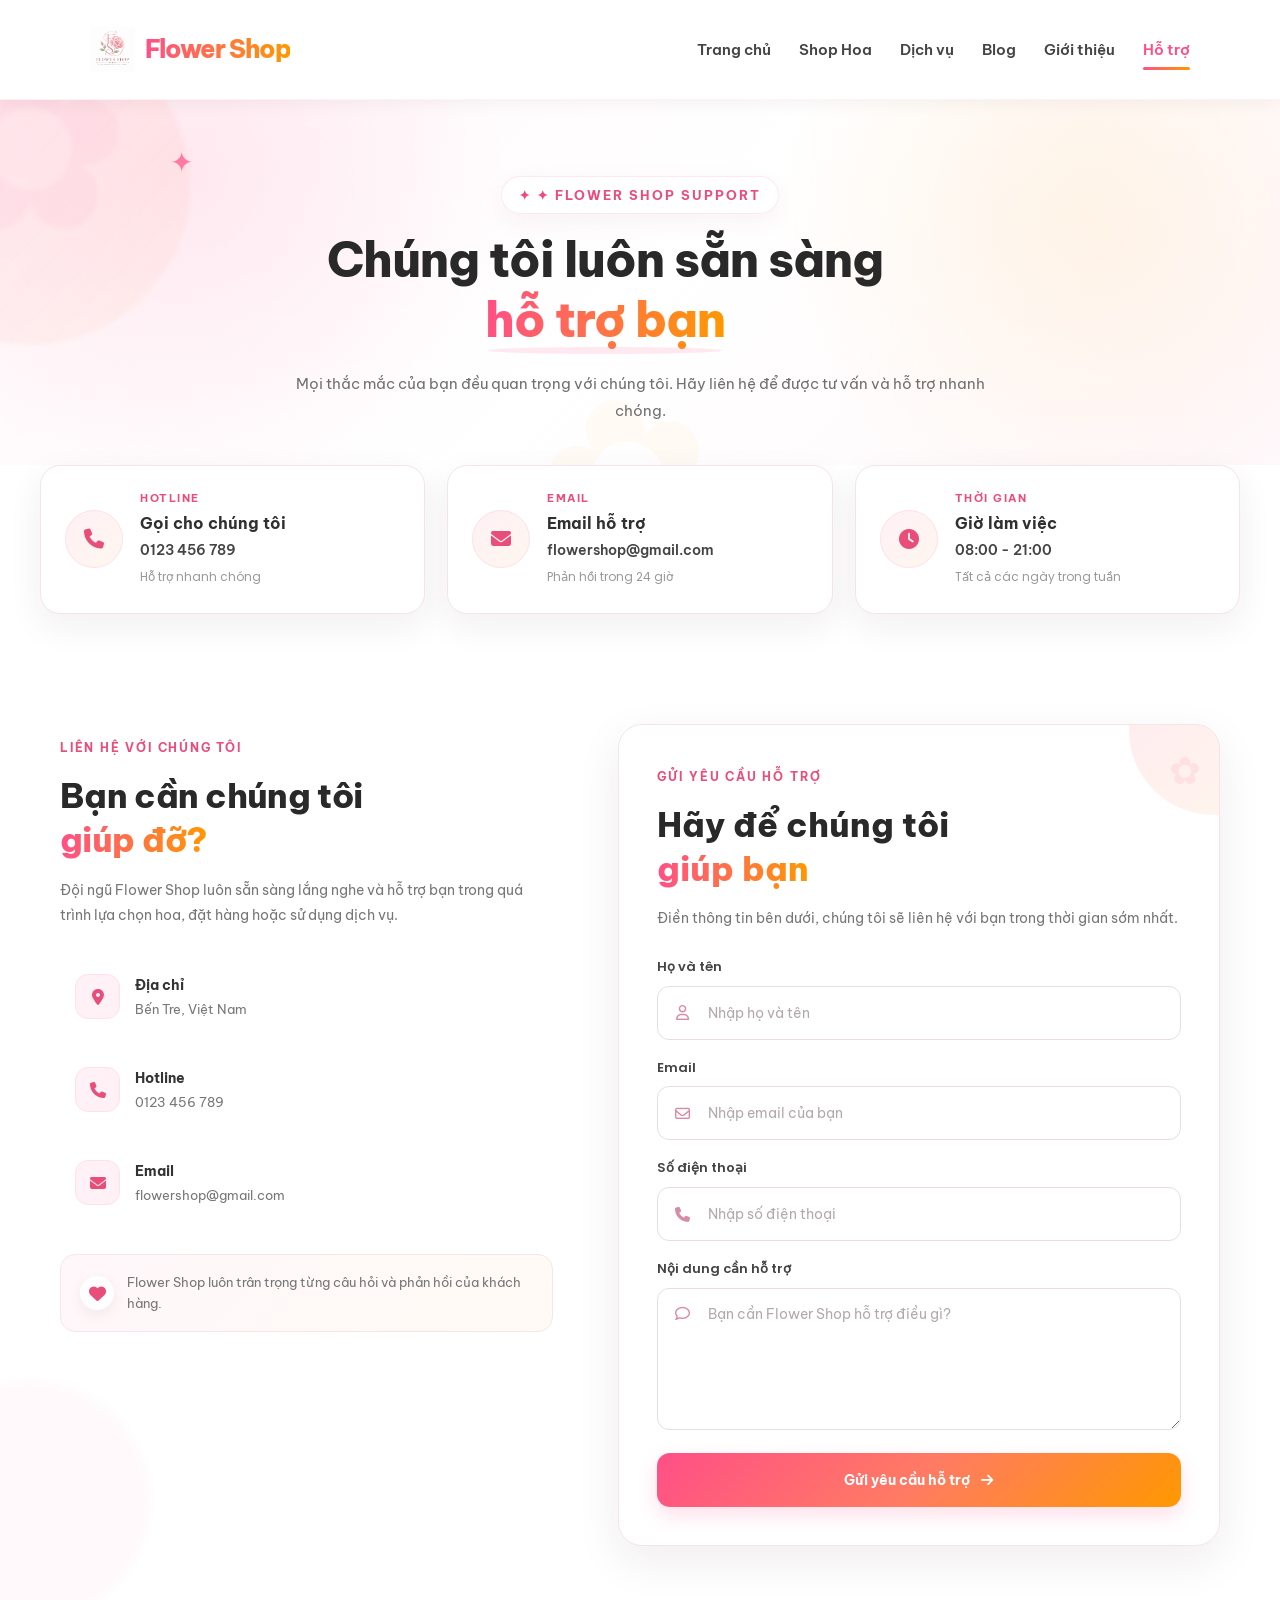
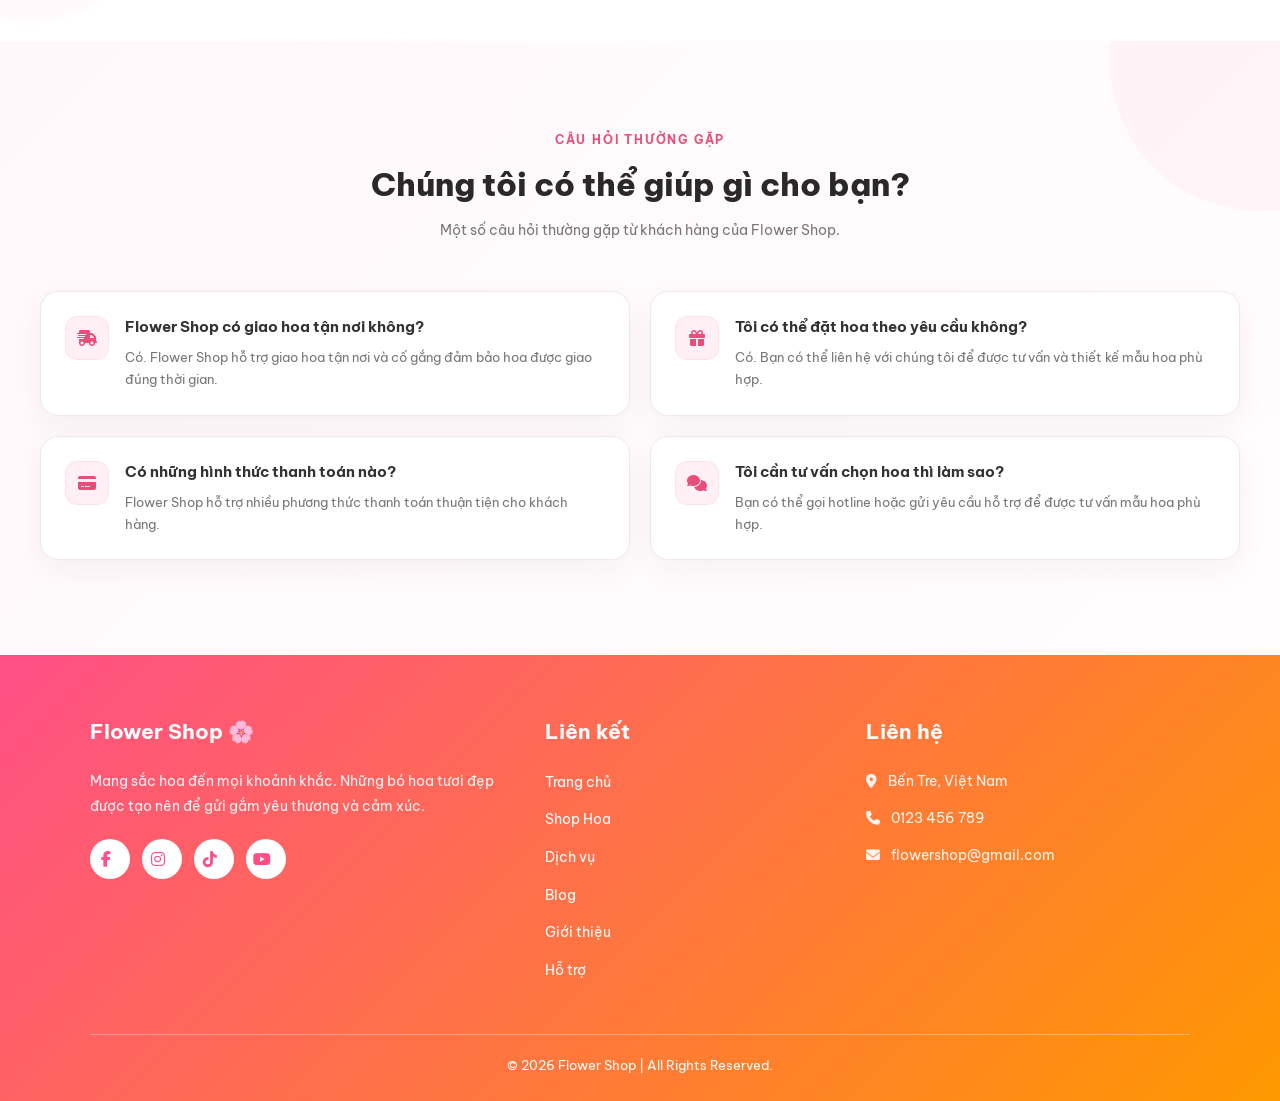
<file: hotro.html>
<!DOCTYPE html>
<html lang="vi">

<head>

    <meta charset="UTF-8">

    <meta
        name="viewport"
        content="width=device-width, initial-scale=1.0"
    >

    <meta
        name="description"
        content="Flower Shop - Hỗ trợ khách hàng"
    >

    <title>Hỗ trợ | Flower Shop</title>


    <!-- =====================================================
         GOOGLE FONT - ĐỒNG BỘ VỚI SHOP.HTML
    ====================================================== -->

    <link rel="preconnect" href="https://fonts.googleapis.com">

    <link
        rel="preconnect"
        href="https://fonts.gstatic.com"
        crossorigin
    >

    <link
        href="https://fonts.googleapis.com/css2?family=Be+Vietnam+Pro:wght@300;400;500;600;700;800&display=swap"
        rel="stylesheet"
    >


    <!-- =====================================================
         FONT AWESOME
    ====================================================== -->

    <link
        rel="stylesheet"
        href="https://cdnjs.cloudflare.com/ajax/libs/font-awesome/6.7.2/css/all.min.css"
    >


    <!-- =====================================================
         CSS CHÍNH
    ====================================================== -->

    <link
        rel="stylesheet"
        href="style.css"
    >


    <!-- =====================================================
         CSS RIÊNG TRANG HỖ TRỢ
    ====================================================== -->

    <style>

        /* =====================================================
           FONT TOÀN TRANG
        ====================================================== */

        html,
        body {

            font-family:
                "Be Vietnam Pro",
                sans-serif;

        }


        .support-page,
        .support-page h1,
        .support-page h2,
        .support-page h3,
        .support-page h4,
        .support-page h5,
        .support-page h6,
        .support-page p,
        .support-page a,
        .support-page span,
        .support-page strong,
        .support-page button,
        .support-page input,
        .support-page textarea,
        .support-page select {

            font-family:
                "Be Vietnam Pro",
                sans-serif;

        }


        /* =====================================================
           SUPPORT PAGE
        ====================================================== */

        .support-page {

            width: 100%;

            min-height: 100vh;

            overflow: hidden;

            background: #ffffff;

        }


        /* =====================================================
           HEADER
           KÍCH THƯỚC GẦN GIỐNG SHOP.HTML
        ====================================================== */

        .support-page header {

            position: sticky;

            top: 0;

            z-index: 9999;

            width: 100%;

            min-height: 80px;

            display: flex;

            align-items: center;

            justify-content: space-between;

            padding:
                12px 7%;

            background:
                rgba(255, 255, 255, 0.97);

            backdrop-filter:
                blur(12px);

            border-bottom:
                1px solid
                rgba(255, 79, 135, 0.08);

            box-shadow:
                0 3px 18px
                rgba(0, 0, 0, 0.05);

        }


        /* =====================================================
           LOGO
        ====================================================== */

        .support-page .logo {

            display: flex;

            align-items: center;

            gap: 10px;

            flex-shrink: 0;

            text-decoration: none;

            transition:
                0.3s ease;

        }


        .support-page .logo img {

            display: block;

            width: auto;

            height: 45px;

            max-width: 55px;

            object-fit: contain;

        }


        .support-page .logo span {

            display: inline-block;

            font-size: 25px;

            font-weight: 800;

            line-height: 1;

            background:
                linear-gradient(
                    90deg,
                    #ff4f87,
                    #ff9800
                );

            -webkit-background-clip: text;

            -webkit-text-fill-color: transparent;

            background-clip: text;

        }


        .support-page .logo:hover {

            transform:
                translateY(-1px);

        }


        /* =====================================================
           NAVIGATION
        ====================================================== */

        .support-page nav ul {

            display: flex;

            align-items: center;

            gap: 28px;

            margin: 0;

            padding: 0;

            list-style: none;

        }


        .support-page nav ul li {

            margin: 0;

            padding: 0;

        }


        .support-page nav ul li a {

            position: relative;

            display: inline-block;

            padding: 10px 0;

            color: #444444;

            font-size: 15px;

            font-weight: 600;

            line-height: 1.4;

            white-space: nowrap;

            text-decoration: none;

            transition:
                0.3s ease;

        }


        .support-page nav ul li a:hover,
        .support-page nav ul li a.active {

            color: #ff4f87;

        }


        .support-page nav ul li a::after {

            content: "";

            position: absolute;

            left: 0;

            bottom: 0;

            width: 0;

            height: 3px;

            border-radius: 10px;

            background:
                linear-gradient(
                    90deg,
                    #ff4f87,
                    #ff9800
                );

            transition:
                0.3s ease;

        }


        .support-page nav ul li a:hover::after,
        .support-page nav ul li a.active::after {

            width: 100%;

        }


        /* =====================================================
           HERO
        ====================================================== */

        .support-hero {

            position: relative;

            width: 100%;

            padding:
                90px 20px 85px;

            text-align: center;

            overflow: hidden;

            background:

                radial-gradient(
                    circle at 15% 20%,
                    rgba(255, 79, 135, 0.10),
                    transparent 28%
                ),

                radial-gradient(
                    circle at 85% 30%,
                    rgba(255, 152, 0, 0.09),
                    transparent 28%
                ),

                linear-gradient(
                    135deg,
                    #fff7fa 0%,
                    #ffffff 50%,
                    #fff8fb 100%
                );

        }


        .support-hero::before {

            content: "✿";

            position: absolute;

            top: -75px;

            right: 5%;

            color:
                rgba(255, 79, 135, 0.045);

            font-size: 240px;

            line-height: 1;

            pointer-events: none;

        }


        .support-hero::after {

            content: "✿";

            position: absolute;

            bottom: -90px;

            left: 5%;

            color:
                rgba(255, 152, 0, 0.04);

            font-size: 210px;

            line-height: 1;

            pointer-events: none;

        }


        .support-hero-content {

            position: relative;

            z-index: 2;

            width: 100%;

            max-width: 850px;

            margin:
                0 auto;

        }


        .support-label {

            display: inline-block;

            margin-bottom: 16px;

            color: #e94d7a;

            font-size: 13px;

            font-weight: 700;

            letter-spacing: 2px;

        }


        .support-hero h1 {

            margin:
                0 0 20px;

            color: #292929;

            font-size: 48px;

            font-weight: 800;

            line-height: 1.25;

        }


        .support-hero h1 span {

            background:
                linear-gradient(
                    90deg,
                    #ff4f87,
                    #ff9800
                );

            -webkit-background-clip: text;

            -webkit-text-fill-color: transparent;

            background-clip: text;

        }


        .support-hero p {

            max-width: 700px;

            margin:
                0 auto;

            color: #707070;

            font-size: 15px;

            font-weight: 400;

            line-height: 1.8;

        }


        /* =====================================================
           CONTACT CARDS
        ====================================================== */

        .support-contact {

            width: 100%;

            padding:
                0 20px 75px;

            background: #ffffff;

        }


        .support-contact-grid {

            width: 100%;

            max-width: 1200px;

            margin:
                -25px auto 0;

            display: grid;

            grid-template-columns:
                repeat(3, 1fr);

            gap: 22px;

            position: relative;

            z-index: 5;

        }


        .support-contact-card {

            min-height: 120px;

            display: flex;

            align-items: center;

            gap: 17px;

            padding: 24px;

            background: #ffffff;

            border:
                1px solid #f2e6ea;

            border-radius: 20px;

            box-shadow:
                0 12px 35px
                rgba(65, 30, 45, 0.07);

            transition:
                transform 0.3s ease,
                box-shadow 0.3s ease;

        }


        .support-contact-card:hover {

            transform:
                translateY(-6px);

            box-shadow:
                0 20px 45px
                rgba(65, 30, 45, 0.12);

        }


        .support-icon {

            width: 58px;

            height: 58px;

            min-width: 58px;

            display: flex;

            align-items: center;

            justify-content: center;

            border-radius: 50%;

            color: #e94d7a;

            background:
                linear-gradient(
                    135deg,
                    #fff0f5,
                    #fff7ef
                );

            font-size: 20px;

        }


        .support-contact-text span {

            display: block;

            margin-bottom: 4px;

            color: #e94d7a;

            font-size: 11px;

            font-weight: 700;

            letter-spacing: 1.5px;

        }


        .support-contact-text h3 {

            margin:
                0 0 5px;

            color: #303030;

            font-size: 16px;

            font-weight: 700;

            line-height: 1.4;

        }


        .support-contact-text p {

            margin:
                0 0 2px;

            color: #444444;

            font-size: 14px;

            font-weight: 600;

        }


        .support-contact-text small {

            color: #999999;

            font-size: 12px;

        }


        /* =====================================================
           MAIN SUPPORT
        ====================================================== */

        .support-main {

            width: 100%;

            max-width: 1200px;

            margin:
                0 auto;

            padding:
                35px 20px 95px;

            display: grid;

            grid-template-columns:
                0.9fr 1.1fr;

            gap: 65px;

            align-items: start;

        }


        /* =====================================================
           LEFT INFORMATION
        ====================================================== */

        .support-info {

            padding-top: 10px;

        }


        .support-small-title {

            display: inline-block;

            color: #e94d7a;

            font-size: 12px;

            font-weight: 700;

            letter-spacing: 1.8px;

        }


        .support-info h2,
        .support-form-box h2 {

            margin:
                14px 0 16px;

            color: #292929;

            font-size: 34px;

            font-weight: 800;

            line-height: 1.3;

        }


        .support-info h2 span,
        .support-form-box h2 span {

            background:
                linear-gradient(
                    90deg,
                    #ff4f87,
                    #ff9800
                );

            -webkit-background-clip: text;

            -webkit-text-fill-color: transparent;

            background-clip: text;

        }


        .support-description {

            margin-bottom: 32px;

            color: #777777;

            font-size: 14px;

            line-height: 1.8;

        }


        /* =====================================================
           DETAILS
        ====================================================== */

        .support-details {

            display: flex;

            flex-direction: column;

            gap: 20px;

        }


        .support-detail {

            display: flex;

            align-items: center;

            gap: 15px;

        }


        .detail-icon {

            width: 45px;

            height: 45px;

            min-width: 45px;

            display: flex;

            align-items: center;

            justify-content: center;

            border-radius: 13px;

            color: #e94d7a;

            background: #fff1f5;

            font-size: 16px;

        }


        .support-detail strong {

            display: block;

            margin-bottom: 3px;

            color: #333333;

            font-size: 14px;

            font-weight: 700;

        }


        .support-detail p {

            margin: 0;

            color: #777777;

            font-size: 13px;

            line-height: 1.5;

        }


        /* =====================================================
           NOTE
        ====================================================== */

        .support-note {

            display: flex;

            align-items: center;

            gap: 13px;

            margin-top: 35px;

            padding:
                17px 19px;

            border-radius: 15px;

            background:
                linear-gradient(
                    135deg,
                    #fff7fa,
                    #fffaf5
                );

            border:
                1px solid #f8e5eb;

        }


        .support-note i {

            color: #e94d7a;

            font-size: 17px;

        }


        .support-note p {

            margin: 0;

            color: #777777;

            font-size: 13px;

            line-height: 1.6;

        }


        /* =====================================================
           FORM BOX
        ====================================================== */

        .support-form-box {

            padding: 38px;

            background: #ffffff;

            border:
                1px solid #f2e6ea;

            border-radius: 24px;

            box-shadow:
                0 15px 45px
                rgba(65, 30, 45, 0.08);

        }


        .support-form-box > p {

            margin-bottom: 26px;

            color: #777777;

            font-size: 14px;

            line-height: 1.7;

        }


        .support-form-box form {

            width: 100%;

        }


        .form-group {

            margin-bottom: 18px;

        }


        .form-group label {

            display: block;

            margin-bottom: 8px;

            color: #444444;

            font-size: 13px;

            font-weight: 600;

        }


        /* =====================================================
           INPUT
        ====================================================== */

        .input-box {

            width: 100%;

            display: flex;

            align-items: center;

            overflow: hidden;

            background: #ffffff;

            border:
                1px solid #eadde2;

            border-radius: 12px;

            transition:
                border-color 0.25s ease,
                box-shadow 0.25s ease;

        }


        .input-box:focus-within {

            border-color: #ed6b91;

            box-shadow:
                0 0 0 4px
                rgba(237, 107, 145, 0.09);

        }


        .input-box i {

            width: 50px;

            min-width: 50px;

            text-align: center;

            color: #d98ba4;

            font-size: 15px;

        }


        .input-box input,
        .input-box textarea {

            width: 100%;

            border: none;

            outline: none;

            background: transparent;

            padding:
                14px 15px 14px 0;

            color: #333333;

            font-family:
                "Be Vietnam Pro",
                sans-serif;

            font-size: 14px;

        }


        .input-box input {

            height: 52px;

        }


        .input-box textarea {

            min-height: 120px;

            resize: vertical;

            line-height: 1.6;

        }


        .input-box input::placeholder,
        .input-box textarea::placeholder {

            color: #b3a9ad;

        }


        .textarea-box {

            align-items: flex-start;

        }


        .textarea-box i {

            padding-top: 17px;

        }


        /* =====================================================
           BUTTON
        ====================================================== */

        .support-submit {

            width: 100%;

            min-height: 54px;

            margin-top: 5px;

            border: none;

            border-radius: 13px;

            color: #ffffff;

            background:
                linear-gradient(
                    135deg,
                    #ff4f87,
                    #ff9800
                );

            font-family:
                "Be Vietnam Pro",
                sans-serif;

            font-size: 14px;

            font-weight: 700;

            cursor: pointer;

            box-shadow:
                0 8px 20px
                rgba(255, 79, 135, 0.20);

            transition:
                transform 0.3s ease,
                box-shadow 0.3s ease;

        }


        .support-submit i {

            margin-left: 8px;

            transition:
                transform 0.3s ease;

        }


        .support-submit:hover {

            transform:
                translateY(-3px);

            box-shadow:
                0 13px 28px
                rgba(255, 79, 135, 0.28);

        }


        .support-submit:hover i {

            transform:
                translateX(4px);

        }


        /* =====================================================
           FAQ
        ====================================================== */

        .support-faq {

            width: 100%;

            padding:
                85px 20px 95px;

            background:
                linear-gradient(
                    135deg,
                    #fff8fa,
                    #fffdfd
                );

        }


        .support-faq-header {

            max-width: 720px;

            margin:
                0 auto 48px;

            text-align: center;

        }


        .support-faq-header h2 {

            margin:
                13px 0;

            color: #292929;

            font-size: 32px;

            font-weight: 800;

            line-height: 1.3;

        }


        .support-faq-header p {

            margin: 0;

            color: #777777;

            font-size: 14px;

            line-height: 1.7;

        }


        .faq-grid {

            width: 100%;

            max-width: 1200px;

            margin:
                0 auto;

            display: grid;

            grid-template-columns:
                repeat(2, 1fr);

            gap: 20px;

        }


        .faq-card {

            display: flex;

            gap: 16px;

            padding: 24px;

            background: #ffffff;

            border:
                1px solid #f2e6ea;

            border-radius: 18px;

            transition:
                transform 0.3s ease,
                box-shadow 0.3s ease;

        }


        .faq-card:hover {

            transform:
                translateY(-5px);

            box-shadow:
                0 15px 35px
                rgba(65, 30, 45, 0.08);

        }


        .faq-icon {

            width: 44px;

            height: 44px;

            min-width: 44px;

            display: flex;

            align-items: center;

            justify-content: center;

            border-radius: 12px;

            color: #e94d7a;

            background: #fff0f5;

            font-size: 16px;

        }


        .faq-card h3 {

            margin:
                0 0 8px;

            color: #333333;

            font-size: 15px;

            font-weight: 700;

            line-height: 1.5;

        }


        .faq-card p {

            margin: 0;

            color: #777777;

            font-size: 13px;

            line-height: 1.7;

        }


        /* =====================================================
           FOOTER
        ====================================================== */

        .support-page footer {

            margin-top: 0;

        }


        /* =====================================================
           TABLET
        ====================================================== */

        @media (max-width: 1000px) {

            .support-page header {

                padding:
                    12px 5%;

            }


            .support-page nav ul {

                gap: 20px;

            }


            .support-main {

                grid-template-columns: 1fr;

                gap: 50px;

                padding-left: 5%;

                padding-right: 5%;

            }


            .support-info {

                padding-top: 0;

            }


            .support-contact-grid {

                grid-template-columns:
                    repeat(2, 1fr);

            }


            .faq-grid {

                grid-template-columns:
                    1fr 1fr;

            }

        }


        /* =====================================================
           MOBILE
        ====================================================== */

        @media (max-width: 768px) {

            .support-page header {

                min-height: auto;

                flex-direction: column;

                gap: 12px;

                padding:
                    12px 20px;

            }


            .support-page .logo span {

                font-size: 24px;

            }


            .support-page .logo img {

                height: 43px;

            }


            .support-page nav ul {

                flex-wrap: wrap;

                justify-content: center;

                gap:
                    6px 17px;

            }


            .support-page nav ul li a {

                font-size: 13px;

            }


            .support-hero {

                padding:
                    70px 20px 65px;

            }


            .support-hero h1 {

                font-size: 38px;

            }


            .support-hero p {

                font-size: 14px;

            }


            .support-contact {

                padding:
                    0 15px 65px;

            }


            .support-contact-grid {

                grid-template-columns: 1fr;

                gap: 15px;

            }


            .support-contact-card {

                min-height: 110px;

                padding: 21px;

            }


            .support-main {

                padding:
                    25px 20px 75px;

                gap: 40px;

            }


            .support-info {

                text-align: center;

            }


            .support-info h2,
            .support-form-box h2 {

                font-size: 30px;

            }


            .support-description {

                font-size: 14px;

            }


            .support-details {

                text-align: left;

            }


            .support-note {

                text-align: left;

            }


            .support-form-box {

                padding:
                    30px 22px;

                border-radius: 20px;

            }


            .support-faq {

                padding:
                    70px 20px 80px;

            }


            .support-faq-header {

                margin-bottom: 35px;

            }


            .support-faq-header h2 {

                font-size: 29px;

            }


            .faq-grid {

                grid-template-columns: 1fr;

                gap: 15px;

            }

        }


        /* =====================================================
           MOBILE NHỎ
        ====================================================== */

        @media (max-width: 480px) {

            .support-page .logo span {

                font-size: 22px;

            }


            .support-page .logo img {

                height: 40px;

            }


            .support-page nav ul {

                gap:
                    5px 11px;

            }


            .support-page nav ul li a {

                font-size: 12px;

            }


            .support-hero {

                padding:
                    60px 18px 55px;

            }


            .support-hero h1 {

                font-size: 31px;

            }


            .support-hero p {

                font-size: 13px;

            }


            .support-contact-card {

                padding: 19px;

            }


            .support-icon {

                width: 51px;

                height: 51px;

                min-width: 51px;

            }


            .support-info h2,
            .support-form-box h2 {

                font-size: 27px;

            }


            .support-form-box {

                padding:
                    24px 18px;

            }


            .support-faq-header h2 {

                font-size: 26px;

            }


            .faq-card {

                padding: 19px;

            }

        }

    </style>

</head>


<body class="support-page">


<!-- =====================================================
     HEADER
===================================================== -->

<header>


    <!-- LOGO -->

    <a
        href="index.html"
        class="logo"
    >

        <img
            src="images/logo.png"
            alt="Flower Shop Logo"
        >

        <span>
            Flower Shop
        </span>

    </a>


    <!-- MENU -->

    <nav>

        <ul>

            <li>

                <a href="index.html">
                    Trang chủ
                </a>

            </li>


            <li>

                <a href="shop.html">
                    Shop Hoa
                </a>

            </li>


            <li>

                <a href="dichvu.html">
                    Dịch vụ
                </a>

            </li>


            <li>

                <a href="blog.html">
                    Blog
                </a>

            </li>


            <li>

                <a href="gioithieu.html">
                    Giới thiệu
                </a>

            </li>


            <li>

                <a
                    href="hotro.html"
                    class="active"
                >
                    Hỗ trợ
                </a>

            </li>

        </ul>

    </nav>

</header>



<!-- =====================================================
     HERO
===================================================== -->

<section class="support-hero">

    <div class="support-hero-content">


        <span class="support-label">

            ✦ FLOWER SHOP SUPPORT

        </span>


        <h1>

            Chúng tôi luôn sẵn sàng

            <br>

            <span>
                hỗ trợ bạn
            </span>

        </h1>


        <p>

            Mọi thắc mắc của bạn đều quan trọng với chúng tôi.
            Hãy liên hệ để được tư vấn và hỗ trợ nhanh chóng.

        </p>

    </div>

</section>



<!-- =====================================================
     CONTACT INFORMATION
===================================================== -->

<section class="support-contact">

    <div class="support-contact-grid">


        <!-- PHONE -->

        <div class="support-contact-card">

            <div class="support-icon">

                <i class="fa-solid fa-phone"></i>

            </div>


            <div class="support-contact-text">

                <span>
                    HOTLINE
                </span>

                <h3>
                    Gọi cho chúng tôi
                </h3>

                <p>
                    0123 456 789
                </p>

                <small>
                    Hỗ trợ nhanh chóng
                </small>

            </div>

        </div>



        <!-- EMAIL -->

        <div class="support-contact-card">

            <div class="support-icon">

                <i class="fa-solid fa-envelope"></i>

            </div>


            <div class="support-contact-text">

                <span>
                    EMAIL
                </span>

                <h3>
                    Email hỗ trợ
                </h3>

                <p>
                    flowershop@gmail.com
                </p>

                <small>
                    Phản hồi trong 24 giờ
                </small>

            </div>

        </div>



        <!-- TIME -->

        <div class="support-contact-card">

            <div class="support-icon">

                <i class="fa-solid fa-clock"></i>

            </div>


            <div class="support-contact-text">

                <span>
                    THỜI GIAN
                </span>

                <h3>
                    Giờ làm việc
                </h3>

                <p>
                    08:00 - 21:00
                </p>

                <small>
                    Tất cả các ngày trong tuần
                </small>

            </div>

        </div>

    </div>

</section>



<!-- =====================================================
     MAIN SUPPORT
===================================================== -->

<section class="support-main">


    <!-- LEFT -->

    <div class="support-info">


        <span class="support-small-title">

            LIÊN HỆ VỚI CHÚNG TÔI

        </span>


        <h2>

            Bạn cần chúng tôi

            <br>

            <span>
                giúp đỡ?
            </span>

        </h2>


        <p class="support-description">

            Đội ngũ Flower Shop luôn sẵn sàng lắng nghe
            và hỗ trợ bạn trong quá trình lựa chọn hoa,
            đặt hàng hoặc sử dụng dịch vụ.

        </p>


        <!-- DETAILS -->

        <div class="support-details">


            <!-- ADDRESS -->

            <div class="support-detail">

                <div class="detail-icon">

                    <i class="fa-solid fa-location-dot"></i>

                </div>


                <div>

                    <strong>
                        Địa chỉ
                    </strong>

                    <p>
                        Bến Tre, Việt Nam
                    </p>

                </div>

            </div>



            <!-- PHONE -->

            <div class="support-detail">

                <div class="detail-icon">

                    <i class="fa-solid fa-phone"></i>

                </div>


                <div>

                    <strong>
                        Hotline
                    </strong>

                    <p>
                        0123 456 789
                    </p>

                </div>

            </div>



            <!-- EMAIL -->

            <div class="support-detail">

                <div class="detail-icon">

                    <i class="fa-solid fa-envelope"></i>

                </div>


                <div>

                    <strong>
                        Email
                    </strong>

                    <p>
                        flowershop@gmail.com
                    </p>

                </div>

            </div>

        </div>



        <!-- NOTE -->

        <div class="support-note">

            <i class="fa-solid fa-heart"></i>

            <p>

                Flower Shop luôn trân trọng từng câu hỏi
                và phản hồi của khách hàng.

            </p>

        </div>

    </div>



    <!-- RIGHT FORM -->

    <div class="support-form-box">


        <span class="support-small-title">

            GỬI YÊU CẦU HỖ TRỢ

        </span>


        <h2>

            Hãy để chúng tôi

            <br>

            <span>
                giúp bạn
            </span>

        </h2>


        <p>

            Điền thông tin bên dưới, chúng tôi sẽ liên hệ
            với bạn trong thời gian sớm nhất.

        </p>


        <form>


            <!-- NAME -->

            <div class="form-group">

                <label for="support-name">

                    Họ và tên

                </label>


                <div class="input-box">

                    <i class="fa-regular fa-user"></i>


                    <input
                        type="text"
                        id="support-name"
                        name="name"
                        placeholder="Nhập họ và tên"
                        required
                    >

                </div>

            </div>



            <!-- EMAIL -->

            <div class="form-group">

                <label for="support-email">

                    Email

                </label>


                <div class="input-box">

                    <i class="fa-regular fa-envelope"></i>


                    <input
                        type="email"
                        id="support-email"
                        name="email"
                        placeholder="Nhập email của bạn"
                        required
                    >

                </div>

            </div>



            <!-- PHONE -->

            <div class="form-group">

                <label for="support-phone">

                    Số điện thoại

                </label>


                <div class="input-box">

                    <i class="fa-solid fa-phone"></i>


                    <input
                        type="tel"
                        id="support-phone"
                        name="phone"
                        placeholder="Nhập số điện thoại"
                    >

                </div>

            </div>



            <!-- MESSAGE -->

            <div class="form-group">

                <label for="support-message">

                    Nội dung cần hỗ trợ

                </label>


                <div class="input-box textarea-box">

                    <i class="fa-regular fa-comment"></i>


                    <textarea
                        id="support-message"
                        name="message"
                        rows="5"
                        placeholder="Bạn cần Flower Shop hỗ trợ điều gì?"
                        required
                    ></textarea>

                </div>

            </div>



            <!-- BUTTON -->

            <button
                type="submit"
                class="support-submit"
            >

                Gửi yêu cầu hỗ trợ

                <i class="fa-solid fa-arrow-right"></i>

            </button>

        </form>

    </div>

</section>



<!-- =====================================================
     FAQ
===================================================== -->

<section class="support-faq">


    <div class="support-faq-header">


        <span class="support-small-title">

            CÂU HỎI THƯỜNG GẶP

        </span>


        <h2>

            Chúng tôi có thể giúp gì cho bạn?

        </h2>


        <p>

            Một số câu hỏi thường gặp từ khách hàng
            của Flower Shop.

        </p>

    </div>



    <div class="faq-grid">


        <!-- FAQ 1 -->

        <div class="faq-card">

            <div class="faq-icon">

                <i class="fa-solid fa-truck-fast"></i>

            </div>


            <div>

                <h3>

                    Flower Shop có giao hoa tận nơi không?

                </h3>


                <p>

                    Có. Flower Shop hỗ trợ giao hoa tận nơi
                    và cố gắng đảm bảo hoa được giao đúng thời gian.

                </p>

            </div>

        </div>



        <!-- FAQ 2 -->

        <div class="faq-card">

            <div class="faq-icon">

                <i class="fa-solid fa-gift"></i>

            </div>


            <div>

                <h3>

                    Tôi có thể đặt hoa theo yêu cầu không?

                </h3>


                <p>

                    Có. Bạn có thể liên hệ với chúng tôi
                    để được tư vấn và thiết kế mẫu hoa phù hợp.

                </p>

            </div>

        </div>



        <!-- FAQ 3 -->

        <div class="faq-card">

            <div class="faq-icon">

                <i class="fa-solid fa-credit-card"></i>

            </div>


            <div>

                <h3>

                    Có những hình thức thanh toán nào?

                </h3>


                <p>

                    Flower Shop hỗ trợ nhiều phương thức
                    thanh toán thuận tiện cho khách hàng.

                </p>

            </div>

        </div>



        <!-- FAQ 4 -->

        <div class="faq-card">

            <div class="faq-icon">

                <i class="fa-solid fa-comments"></i>

            </div>


            <div>

                <h3>

                    Tôi cần tư vấn chọn hoa thì làm sao?

                </h3>


                <p>

                    Bạn có thể gọi hotline hoặc gửi yêu cầu
                    hỗ trợ để được tư vấn mẫu hoa phù hợp.

                </p>

            </div>

        </div>

    </div>

</section>



<!-- =====================================================
     FOOTER
===================================================== -->

<footer>


    <div class="footer-content">


        <!-- THÔNG TIN -->

        <div class="footer-box">

            <h3>
                Flower Shop 🌸
            </h3>


            <p>

                Mang sắc hoa đến mọi khoảnh khắc.
                Những bó hoa tươi đẹp được tạo nên
                để gửi gắm yêu thương và cảm xúc.

            </p>


            <div class="social">


                <a
                    href="#"
                    aria-label="Facebook"
                >

                    <i class="fab fa-facebook-f"></i>

                </a>


                <a
                    href="#"
                    aria-label="Instagram"
                >

                    <i class="fab fa-instagram"></i>

                </a>


                <a
                    href="#"
                    aria-label="TikTok"
                >

                    <i class="fab fa-tiktok"></i>

                </a>


                <a
                    href="#"
                    aria-label="YouTube"
                >

                    <i class="fab fa-youtube"></i>

                </a>

            </div>

        </div>



        <!-- LIÊN KẾT -->

        <div class="footer-box">

            <h3>
                Liên kết
            </h3>


            <ul>


                <li>

                    <a href="index.html">
                        Trang chủ
                    </a>

                </li>


                <li>

                    <a href="shop.html">
                        Shop Hoa
                    </a>

                </li>


                <li>

                    <a href="dichvu.html">
                        Dịch vụ
                    </a>

                </li>


                <li>

                    <a href="blog.html">
                        Blog
                    </a>

                </li>


                <li>

                    <a href="gioithieu.html">
                        Giới thiệu
                    </a>

                </li>


                <li>

                    <a href="hotro.html">
                        Hỗ trợ
                    </a>

                </li>

            </ul>

        </div>



        <!-- LIÊN HỆ -->

        <div class="footer-box">

            <h3>
                Liên hệ
            </h3>


            <p>

                <i class="fa-solid fa-location-dot"></i>

                Bến Tre, Việt Nam

            </p>


            <p>

                <i class="fa-solid fa-phone"></i>

                0123 456 789

            </p>


            <p>

                <i class="fa-solid fa-envelope"></i>

                flowershop@gmail.com

            </p>

        </div>

    </div>


    <hr>


    <p class="copyright">

        © 2026 Flower Shop | All Rights Reserved.

    </p>

</footer>


</div>


</body>

</html>
</file>
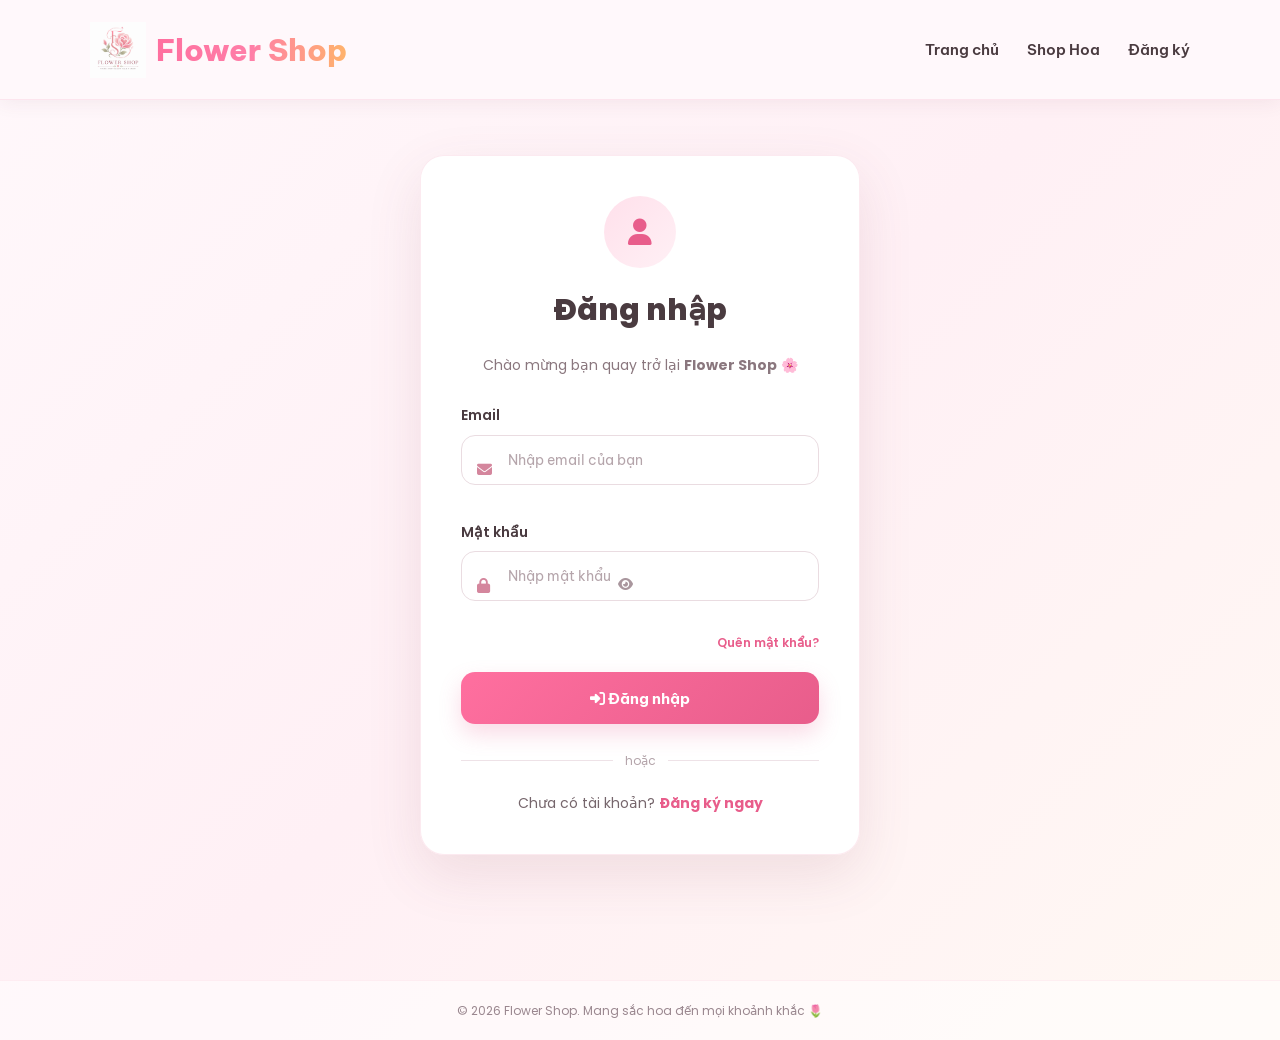
<file: login.html>
<!DOCTYPE html>
<html lang="vi">

<head>

    <meta charset="UTF-8">

    <meta
        name="viewport"
        content="width=device-width, initial-scale=1.0"
    >

    <meta
        name="description"
        content="Đăng nhập tài khoản Flower Shop"
    >

    <title>Đăng nhập | Flower Shop</title>


    <!-- GOOGLE FONT -->
    <link
        href="https://fonts.googleapis.com/css2?family=Be+Vietnam+Pro:wght@400;500;600;700;800&display=swap"
        rel="stylesheet"
    >


    <!-- FONT AWESOME -->
    <link
        rel="stylesheet"
        href="https://cdnjs.cloudflare.com/ajax/libs/font-awesome/6.5.2/css/all.min.css"
    >


    <!-- CSS CHUNG -->
    <link
        rel="stylesheet"
        href="style.css"
    >


    <style>

        /* ==========================================
           LOGIN PAGE
        ========================================== */

        .login-page {

            min-height: 100vh;

            display: flex;
            flex-direction: column;

            background:
                linear-gradient(
                    135deg,
                    #fff8fb 0%,
                    #fff0f5 50%,
                    #fff8f3 100%
                );

            font-family:
                "Be Vietnam Pro",
                sans-serif;
        }



        /* ==========================================
           HEADER
        ========================================== */

        .login-header {

            width: 100%;
            min-height: 92px;

            display: flex;
            align-items: center;
            justify-content: space-between;

            padding:
                12px 7%;

            box-sizing: border-box;

            background:
                rgba(255, 248, 251, 0.97);

            border-bottom:
                1px solid
                rgba(232, 93, 139, 0.12);

            box-shadow:
                0 3px 18px
                rgba(100, 45, 65, 0.07);
        }



        /* ==========================================
           LOGO
        ========================================== */

        .login-logo {

            display: flex;
            align-items: center;

            gap: 10px;

            text-decoration: none;
        }


        .login-logo img {

            width: 56px;
            height: 56px;

            object-fit: contain;
        }


        .login-logo span {

            font-size: 30px;

            font-weight: 800;

            white-space: nowrap;

            background:
                linear-gradient(
                    90deg,
                    #ff6f9f,
                    #ff7fa8,
                    #ffb36b
                );

            -webkit-background-clip: text;
            -webkit-text-fill-color: transparent;

            background-clip: text;
        }



        /* ==========================================
           MENU
        ========================================== */

        .login-nav {

            display: flex;
            align-items: center;

            gap: 28px;
        }


        .login-nav a {

            color: #4a3b40;

            font-size: 15px;

            font-weight: 600;

            text-decoration: none;

            transition:
                color 0.25s ease;
        }


        .login-nav a:hover {

            color: #e85d8b;
        }



        /* ==========================================
           MAIN
        ========================================== */

        .login-main {

            flex: 1;

            display: flex;

            align-items: center;
            justify-content: center;

            padding:
                55px 20px 75px;
        }



        /* ==========================================
           LOGIN BOX
        ========================================== */

        .login-container {

            width: 100%;

            max-width: 440px;
        }


        .login-box {

            width: 100%;

            box-sizing: border-box;

            padding: 40px;

            background:
                rgba(255, 255, 255, 0.97);

            border:
                1px solid
                rgba(232, 93, 139, 0.13);

            border-radius: 24px;

            box-shadow:
                0 20px 55px
                rgba(130, 65, 85, 0.12);

            animation:
                loginFade 0.6s ease;
        }



        /* ==========================================
           ICON
        ========================================== */

        .login-icon {

            width: 72px;
            height: 72px;

            margin:
                0 auto 18px;

            display: flex;

            align-items: center;
            justify-content: center;

            border-radius: 50%;

            background:
                linear-gradient(
                    135deg,
                    #ffe0eb,
                    #fff0f5
                );

            color: #e85d8b;

            font-size: 27px;
        }



        /* ==========================================
           TITLE
        ========================================== */

        .login-box h1 {

            margin: 0;

            text-align: center;

            color: #4a3b40;

            font-size: 30px;

            font-weight: 800;
        }


        .login-subtitle {

            margin:
                8px 0 28px;

            text-align: center;

            color: #8a777e;

            font-size: 14px;

            line-height: 1.6;
        }



        /* ==========================================
           FORM
        ========================================== */

        .login-form .form-group {

            margin-bottom: 18px;
        }


        .login-form label {

            display: block;

            margin-bottom: 8px;

            color: #4a3b40;

            font-size: 14px;

            font-weight: 600;
        }



        /* ==========================================
           INPUT
        ========================================== */

        .login-input-box {

            position: relative;
        }


        .login-input-box > i {

            position: absolute;

            left: 16px;
            top: 50%;

            transform:
                translateY(-50%);

            color: #d4869d;

            font-size: 15px;

            pointer-events: none;
        }


        .login-input-box input {

            width: 100%;
            height: 50px;

            box-sizing: border-box;

            padding:
                0 46px;

            border:
                1px solid
                #eadce1;

            border-radius: 14px;

            outline: none;

            background: #fff;

            color: #4a3b40;

            font-family:
                "Be Vietnam Pro",
                sans-serif;

            font-size: 14px;

            transition:
                border-color .25s ease,
                box-shadow .25s ease,
                background .25s ease;
        }


        .login-input-box input::placeholder {

            color: #b5a5ab;
        }


        .login-input-box input:focus {

            border-color: #ff8eae;

            background: #fffafd;

            box-shadow:
                0 0 0 4px
                rgba(255, 111, 159, 0.10);
        }



        /* ==========================================
           HIỆN MẬT KHẨU
        ========================================== */

        .login-password-toggle {

            position: absolute;

            right: 15px;
            top: 50%;

            transform:
                translateY(-50%);

            border: 0;

            background: transparent;

            color: #a9969d;

            cursor: pointer;

            padding: 4px;
        }


        .login-password-toggle:hover {

            color: #e85d8b;
        }



        /* ==========================================
           QUÊN MẬT KHẨU
        ========================================== */

        .login-options {

            display: flex;

            justify-content: flex-end;

            margin:
                -4px 0 20px;
        }


        .login-options a {

            color: #e85d8b;

            font-size: 12px;

            font-weight: 600;

            text-decoration: none;
        }


        .login-options a:hover {

            text-decoration: underline;
        }



        /* ==========================================
           NÚT ĐĂNG NHẬP
        ========================================== */

        .login-button {

            width: 100%;
            height: 52px;

            border: 0;

            border-radius: 14px;

            background:
                linear-gradient(
                    135deg,
                    #ff6f9f,
                    #e85d8b
                );

            color: #fff;

            font-family:
                "Be Vietnam Pro",
                sans-serif;

            font-size: 15px;

            font-weight: 700;

            cursor: pointer;

            box-shadow:
                0 10px 22px
                rgba(232, 93, 139, 0.22);

            transition:
                transform .25s ease,
                box-shadow .25s ease;
        }


        .login-button:hover {

            transform:
                translateY(-2px);

            box-shadow:
                0 14px 28px
                rgba(232, 93, 139, 0.28);
        }


        .login-button:active {

            transform:
                translateY(0);
        }



        /* ==========================================
           DIVIDER
        ========================================== */

        .login-divider {

            display: flex;

            align-items: center;

            gap: 12px;

            margin:
                27px 0 21px;

            color: #b4a4aa;

            font-size: 12px;
        }


        .login-divider::before,
        .login-divider::after {

            content: "";

            flex: 1;

            height: 1px;

            background: #eee2e7;
        }



        /* ==========================================
           ĐĂNG KÝ
        ========================================== */

        .register-text {

            margin: 0;

            text-align: center;

            color: #76666c;

            font-size: 14px;
        }


        .register-text a {

            color: #e85d8b;

            font-weight: 700;

            text-decoration: none;
        }


        .register-text a:hover {

            text-decoration: underline;
        }



        /* ==========================================
           FOOTER
        ========================================== */

        .login-footer {

            padding: 20px;

            text-align: center;

            color: #9a878f;

            font-size: 12px;

            background:
                rgba(255, 255, 255, .55);

            border-top:
                1px solid
                rgba(232, 93, 139, .08);
        }



        /* ==========================================
           ANIMATION
        ========================================== */

        @keyframes loginFade {

            from {

                opacity: 0;

                transform:
                    translateY(20px);
            }


            to {

                opacity: 1;

                transform:
                    translateY(0);
            }
        }



        /* ==========================================
           TABLET
        ========================================== */

        @media (max-width: 768px) {

            .login-header {

                padding:
                    12px 5%;
            }


            .login-logo img {

                width: 52px;
                height: 52px;
            }


            .login-logo span {

                font-size: 27px;
            }

        }



        /* ==========================================
           MOBILE
        ========================================== */

        @media (max-width: 600px) {

            .login-header {

                min-height: auto;

                flex-direction: column;

                gap: 12px;

                padding:
                    14px 20px;
            }


            .login-nav {

                gap: 18px;
            }


            .login-nav a {

                font-size: 13px;
            }


            .login-main {

                padding:
                    35px 16px 55px;
            }


            .login-box {

                padding:
                    30px 22px;

                border-radius: 20px;
            }


            .login-box h1 {

                font-size: 26px;
            }

        }



        /* ==========================================
           MOBILE NHỎ
        ========================================== */

        @media (max-width: 400px) {

            .login-logo span {

                font-size: 23px;
            }


            .login-box {

                padding:
                    28px 18px;
            }

        }

    </style>

</head>


<body>


<div class="login-page">


    <!-- ==========================================
         HEADER
    ========================================== -->

    <header class="login-header">


        <a
            href="index.html"
            class="login-logo"
        >

            <img
                src="images/logo.png"
                alt="Flower Shop"
            >

            <span>
                Flower Shop
            </span>

        </a>


        <nav class="login-nav">

            <a href="index.html">
                Trang chủ
            </a>

            <a href="shop.html">
                Shop Hoa
            </a>

            <a href="dangky.html">
                Đăng ký
            </a>

        </nav>

    </header>



    <!-- ==========================================
         MAIN
    ========================================== -->

    <main class="login-main">


        <div class="login-container">


            <section class="login-box">


                <!-- ICON -->

                <div class="login-icon">

                    <i class="fa-solid fa-user"></i>

                </div>


                <!-- TITLE -->

                <h1>
                    Đăng nhập
                </h1>


                <p class="login-subtitle">

                    Chào mừng bạn quay trở lại
                    <strong>Flower Shop</strong> 🌸

                </p>



                <!-- FORM -->

                <form
                    class="login-form"
                    id="loginForm"
                >


                    <!-- EMAIL -->

                    <div class="form-group">

                        <label for="loginEmail">
                            Email
                        </label>


                        <div class="login-input-box">

                            <i class="fa-solid fa-envelope"></i>


                            <input
                                type="email"
                                id="loginEmail"
                                placeholder="Nhập email của bạn"
                                autocomplete="email"
                                required
                            >

                        </div>

                    </div>



                    <!-- MẬT KHẨU -->

                    <div class="form-group">

                        <label for="loginPassword">
                            Mật khẩu
                        </label>


                        <div class="login-input-box">

                            <i class="fa-solid fa-lock"></i>


                            <input
                                type="password"
                                id="loginPassword"
                                placeholder="Nhập mật khẩu"
                                autocomplete="current-password"
                                required
                            >


                            <button
                                type="button"
                                class="login-password-toggle"
                                id="passwordToggle"
                                aria-label="Hiện hoặc ẩn mật khẩu"
                            >

                                <i
                                    class="fa-solid fa-eye"
                                ></i>

                            </button>

                        </div>

                    </div>



                    <!-- QUÊN MẬT KHẨU -->

                    <div class="login-options">

                        <a
                            href="#"
                            id="forgotPassword"
                        >
                            Quên mật khẩu?
                        </a>

                    </div>



                    <!-- BUTTON -->

                    <button
                        type="submit"
                        class="login-button"
                    >

                        <i
                            class="fa-solid fa-right-to-bracket"
                        ></i>

                        Đăng nhập

                    </button>

                </form>



                <!-- DIVIDER -->

                <div class="login-divider">
                    hoặc
                </div>



                <!-- ĐĂNG KÝ -->

                <p class="register-text">

                    Chưa có tài khoản?

                    <a href="dangky.html">
                        Đăng ký ngay
                    </a>

                </p>


            </section>

        </div>

    </main>



    <!-- ==========================================
         FOOTER
    ========================================== -->

    <footer class="login-footer">

        © 2026 Flower Shop.
        Mang sắc hoa đến mọi khoảnh khắc 🌷

    </footer>


</div>



<script>


    /* ==========================================
       HIỆN / ẨN MẬT KHẨU
    ========================================== */

    document
        .getElementById("passwordToggle")
        .addEventListener(
            "click",
            function() {


                const password =
                    document.getElementById(
                        "loginPassword"
                    );


                const icon =
                    this.querySelector("i");


                if (
                    password.type === "password"
                ) {

                    password.type =
                        "text";


                    icon.classList.remove(
                        "fa-eye"
                    );


                    icon.classList.add(
                        "fa-eye-slash"
                    );

                } else {

                    password.type =
                        "password";


                    icon.classList.remove(
                        "fa-eye-slash"
                    );


                    icon.classList.add(
                        "fa-eye"
                    );

                }

            }
        );



    /* ==========================================
       ĐĂNG NHẬP
       
       Kiểm tra tài khoản được tạo
       từ dangky.html
    ========================================== */

    document
        .getElementById("loginForm")
        .addEventListener(
            "submit",
            function(event) {

                event.preventDefault();


                const email =
                    document
                        .getElementById(
                            "loginEmail"
                        )
                        .value
                        .trim()
                        .toLowerCase();


                const password =
                    document
                        .getElementById(
                            "loginPassword"
                        )
                        .value;



                /* ==================================
                   LẤY TÀI KHOẢN ĐÃ ĐĂNG KÝ
                ================================== */

                const savedUser =
                    JSON.parse(
                        localStorage.getItem(
                            "flowerShopUser"
                        )
                    );



                /* ==================================
                   CHƯA CÓ TÀI KHOẢN
                ================================== */

                if (!savedUser) {

                    alert(
                        "Bạn chưa có tài khoản. Vui lòng đăng ký trước nhé! 🌸"
                    );


                    window.location.href =
                        "dangky.html";


                    return;

                }



                /* ==================================
                   KIỂM TRA EMAIL
                ================================== */

                if (
                    email !==
                    savedUser.email
                ) {

                    alert(
                        "Email không đúng. Vui lòng kiểm tra lại."
                    );


                    return;

                }



                /* ==================================
                   KIỂM TRA MẬT KHẨU
                ================================== */

                if (
                    password !==
                    savedUser.password
                ) {

                    alert(
                        "Mật khẩu không đúng. Vui lòng thử lại."
                    );


                    return;

                }



                /* ==================================
                   ĐĂNG NHẬP THÀNH CÔNG
                ================================== */

                localStorage.setItem(
                    "flowerShopLoggedIn",
                    "true"
                );


                localStorage.setItem(
                    "flowerShopUserName",
                    savedUser.fullname
                );


                alert(
                    "Đăng nhập thành công! 🌸\n\nChào mừng " +
                    savedUser.fullname +
                    " đến với Flower Shop."
                );


                /* Chuyển về trang chủ */

                window.location.href =
                    "index.html";

            }
        );



    /* ==========================================
       QUÊN MẬT KHẨU
    ========================================== */

    document
        .getElementById("forgotPassword")
        .addEventListener(
            "click",
            function(event) {

                event.preventDefault();


                const savedUser =
                    JSON.parse(
                        localStorage.getItem(
                            "flowerShopUser"
                        )
                    );


                if (!savedUser) {

                    alert(
                        "Bạn chưa có tài khoản. Vui lòng đăng ký trước."
                    );


                    return;

                }


                alert(
                    "Chức năng khôi phục mật khẩu sẽ được bổ sung sau. 🌷"
                );

            }
        );

</script>


</body>

</html>
</file>
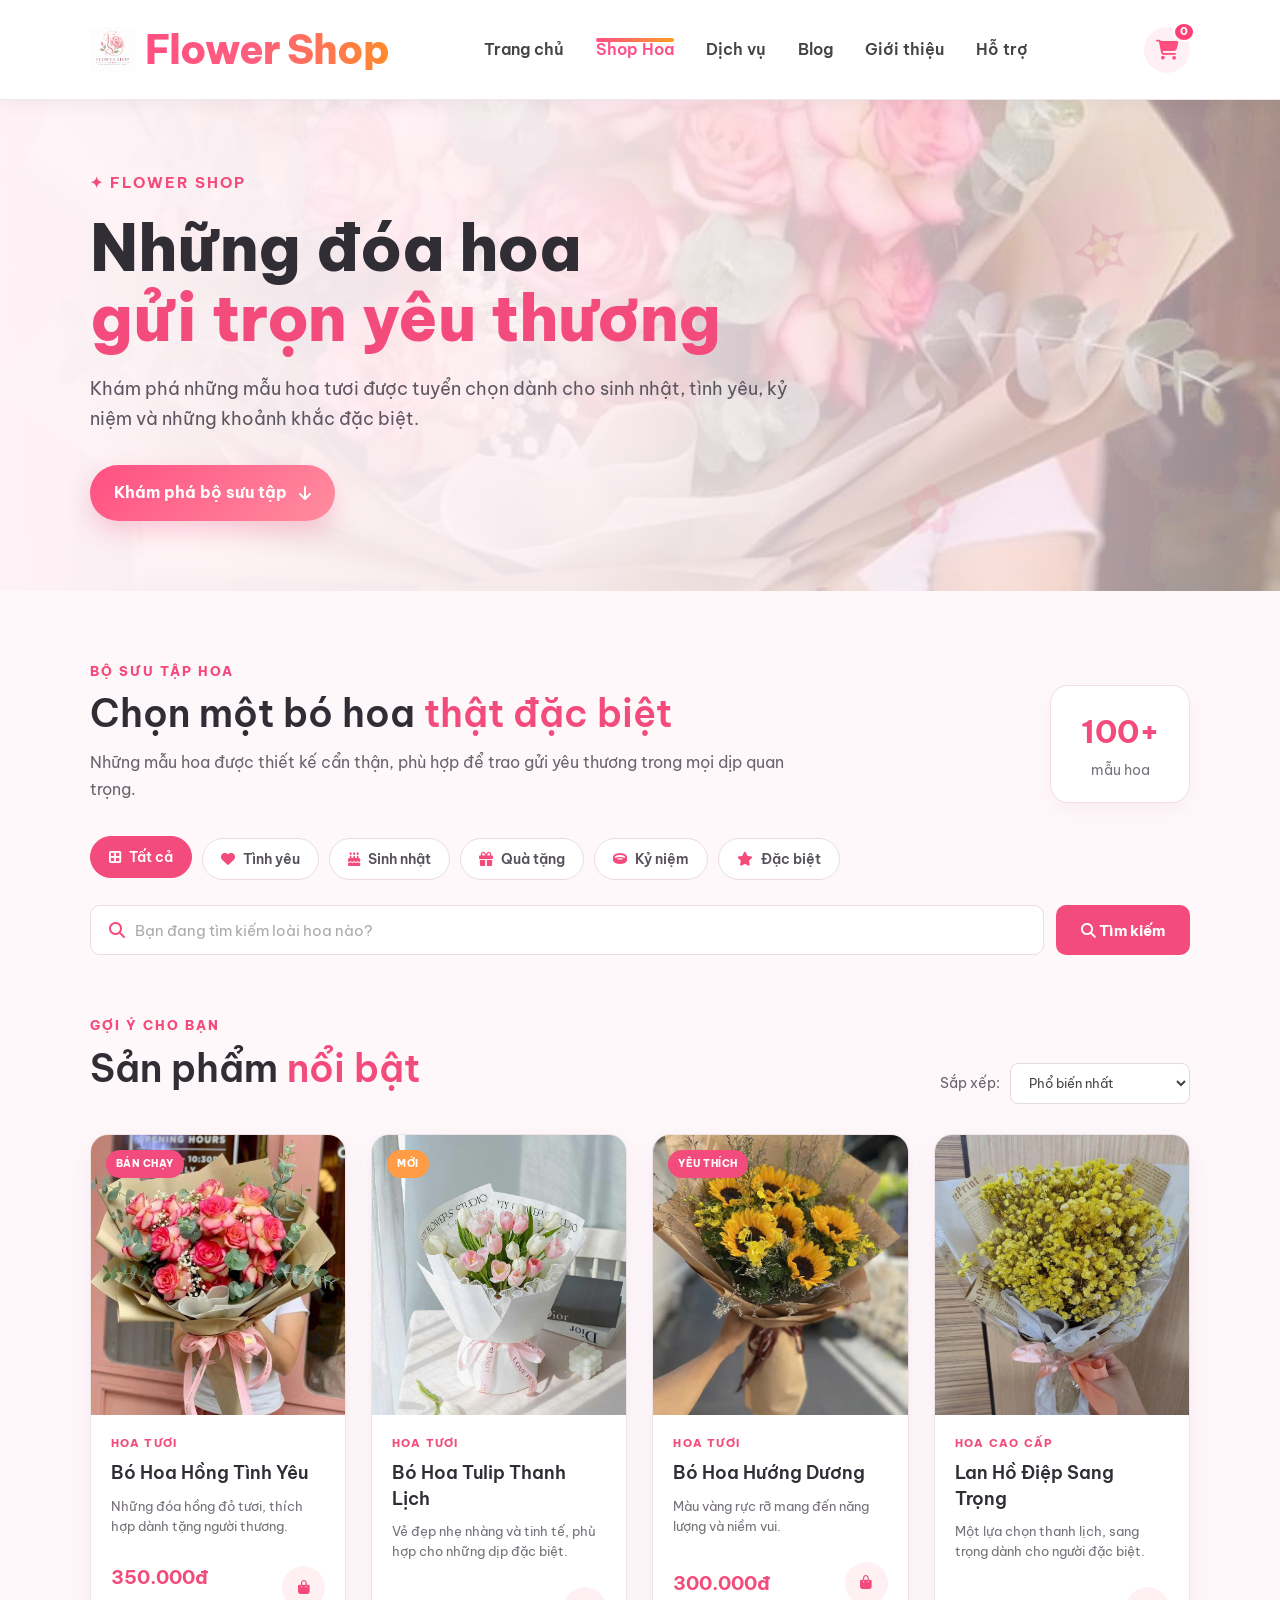
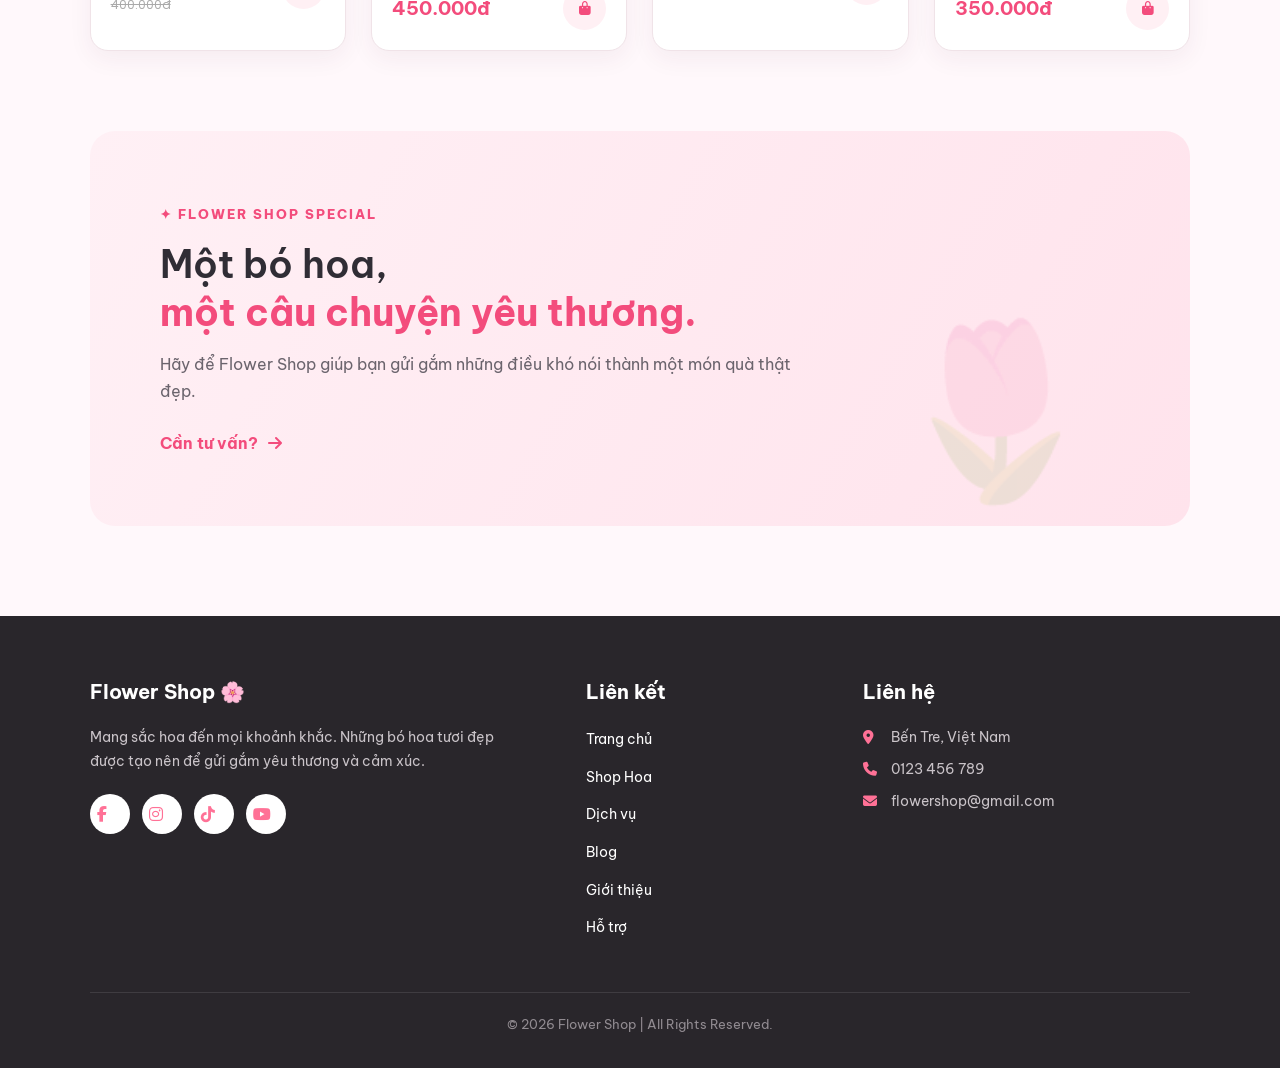
<file: shop.html>
<!DOCTYPE html>
<html lang="vi">

<head>

    <meta charset="UTF-8">
    <meta name="viewport" content="width=device-width, initial-scale=1.0">

    <meta
        name="description"
        content="Flower Shop - Những mẫu hoa tươi đẹp dành cho mọi dịp đặc biệt."
    >

    <title>Shop Hoa - Flower Shop</title>

    <!-- GOOGLE FONT -->
    <link rel="preconnect" href="https://fonts.googleapis.com">

    <link
        rel="preconnect"
        href="https://fonts.gstatic.com"
        crossorigin
    >

    <link
        href="https://fonts.googleapis.com/css2?family=Be+Vietnam+Pro:wght@300;400;500;600;700;800&display=swap"
        rel="stylesheet"
    >

    <!-- FONT AWESOME -->
    <link
        rel="stylesheet"
        href="https://cdnjs.cloudflare.com/ajax/libs/font-awesome/6.7.2/css/all.min.css"
    >

    <!-- CSS CŨ CỦA BẠN -->
    <link rel="stylesheet" href="style.css">


    <!-- =====================================================
         FIX FONT + LOGO + GIỎ HÀNG
    ====================================================== -->

    <style>

        html,
        body {
            font-family: "Be Vietnam Pro", sans-serif;
        }

        .shop-page,
        .shop-page h1,
        .shop-page h2,
        .shop-page h3,
        .shop-page h4,
        .shop-page h5,
        .shop-page h6,
        .shop-page p,
        .shop-page a,
        .shop-page span,
        .shop-page strong,
        .shop-page button,
        .shop-page input,
        .shop-page textarea,
        .shop-page select {
            font-family: "Be Vietnam Pro", sans-serif;
        }


        /* =================================================
           LOGO
        ================================================= */

        .shop-page header .logo {
            display: flex;
            align-items: center;
            gap: 10px;
            text-decoration: none;
        }

        .shop-page header .logo img {
            display: block;
            width: auto;
            height: 45px;
            max-width: 55px;
            object-fit: contain;
        }

        .shop-page header .logo span {
            display: inline-block;
        }


        /* =================================================
           FIX ẢNH
        ================================================= */

        .shop-page img {
            display: block;
            max-width: 100%;
        }

        .shop-page .shop-product-image {
            overflow: hidden;
        }

        .shop-page .shop-product-image img {
            width: 100%;
            height: 100%;
            object-fit: cover;
        }

        .shop-page .shop-hero {
            overflow: hidden;
        }

        .shop-page .shop-promo {
            overflow: hidden;
        }


        /* =================================================
           GIỎ HÀNG TRÊN HEADER
        ================================================= */

        .cart-header-button {
            position: relative;

            width: 46px;
            height: 46px;

            margin-left: 20px;

            display: flex;
            align-items: center;
            justify-content: center;

            border-radius: 50%;

            background: #fff0f5;

            color: #ff4f81;

            text-decoration: none;

            font-size: 20px;

            transition: all 0.25s ease;
        }

        .cart-header-button:hover {
            background: #ff4f81;
            color: white;

            transform: translateY(-2px);
        }


        /* SỐ LƯỢNG */

        .cart-count {
            position: absolute;

            top: -5px;
            right: -5px;

            min-width: 20px;
            height: 20px;

            padding: 0 5px;

            display: flex;
            align-items: center;
            justify-content: center;

            border-radius: 50%;

            background: #ff3f73;
            color: white;

            font-size: 11px;
            font-weight: 800;

            border: 2px solid white;
        }


        /* =================================================
           NÚT THÊM GIỎ HÀNG
        ================================================= */

        .shop-buy-button {
            border: none;
            cursor: pointer;
        }


        /* =================================================
           THÔNG BÁO
        ================================================= */

        .cart-toast {
            position: fixed;

            top: 90px;
            right: 25px;

            z-index: 99999;

            display: flex;
            align-items: center;
            gap: 12px;

            padding: 14px 20px;

            background: white;

            border-radius: 14px;

            box-shadow:
                0 10px 35px rgba(255, 79, 129, 0.22);

            color: #333;

            font-size: 14px;
            font-weight: 600;

            opacity: 0;

            transform: translateY(-20px);

            pointer-events: none;

            transition: all 0.3s ease;
        }

        .cart-toast.show {
            opacity: 1;

            transform: translateY(0);
        }

        .cart-toast i {
            color: #ff4f81;

            font-size: 20px;
        }


        /* =================================================
           MOBILE HEADER
        ================================================= */

        @media (max-width: 768px) {

            .cart-header-button {
                width: 42px;
                height: 42px;

                margin-left: 10px;
            }

            .cart-toast {
                left: 15px;
                right: 15px;

                top: 80px;

                justify-content: center;
            }

        }

    </style>

</head>


<body class="shop-page">


<!-- =====================================================
     HEADER
===================================================== -->

<header>

    <!-- LOGO -->

    <a
        href="index.html"
        class="logo"
    >

        <img
            src="images/logo.png"
            alt="Flower Shop Logo"
        >

        <span>
            Flower Shop
        </span>

    </a>


    <!-- MENU -->

    <nav>

        <ul>

            <li>
                <a href="index.html">
                    Trang chủ
                </a>
            </li>

            <li>
                <a
                    href="shop.html"
                    class="active"
                >
                    Shop Hoa
                </a>
            </li>

            <li>
                <a href="dichvu.html">
                    Dịch vụ
                </a>
            </li>

            <li>
                <a href="blog.html">
                    Blog
                </a>
            </li>

            <li>
                <a href="gioithieu.html">
                    Giới thiệu
                </a>
            </li>

            <li>
                <a href="hotro.html">
                    Hỗ trợ
                </a>
            </li>

        </ul>

    </nav>


    <!-- =================================================
         ICON GIỎ HÀNG
    ================================================== -->

    <a
        href="giohang.html"
        class="cart-header-button"
        aria-label="Giỏ hàng"
    >

        <i class="fa-solid fa-cart-shopping"></i>

        <span
            class="cart-count"
            id="cartCount"
        >
            0
        </span>

    </a>

</header>



<!-- =====================================================
     THÔNG BÁO THÊM GIỎ
===================================================== -->

<div
    class="cart-toast"
    id="cartToast"
>

    <i class="fa-solid fa-circle-check"></i>

    <span id="cartToastText">
        Đã thêm sản phẩm vào giỏ hàng!
    </span>

</div>



<!-- =====================================================
     SHOP HERO
===================================================== -->

<section class="shop-hero">

    <div class="shop-hero-overlay"></div>


    <div class="shop-hero-content">

        <span class="shop-hero-label">
            ✦ FLOWER SHOP
        </span>


        <h1>

            Những đóa hoa

            <span>
                gửi trọn yêu thương
            </span>

        </h1>


        <p>

            Khám phá những mẫu hoa tươi được tuyển chọn
            dành cho sinh nhật, tình yêu, kỷ niệm và những
            khoảnh khắc đặc biệt.

        </p>


        <a
            href="#shop-products"
            class="shop-hero-btn"
        >

            Khám phá bộ sưu tập

            <i class="fa-solid fa-arrow-down"></i>

        </a>

    </div>

</section>



<!-- =====================================================
     SHOP CONTENT
===================================================== -->

<main class="shop-main">


    <!-- =================================================
         INTRO
    ================================================== -->

    <div class="shop-intro">

        <div>

            <span class="shop-section-label">
                BỘ SƯU TẬP HOA
            </span>


            <h2>

                Chọn một bó hoa

                <span>
                    thật đặc biệt
                </span>

            </h2>


            <p>

                Những mẫu hoa được thiết kế cẩn thận,
                phù hợp để trao gửi yêu thương trong
                mọi dịp quan trọng.

            </p>

        </div>


        <div class="shop-product-count">

            <strong>
                100+
            </strong>

            <span>
                mẫu hoa
            </span>

        </div>

    </div>



    <!-- =================================================
         CATEGORY
    ================================================== -->

    <div class="shop-categories">

        <button class="shop-category active">

            <i class="fa-solid fa-border-all"></i>

            Tất cả

        </button>


        <button class="shop-category">

            <i class="fa-solid fa-heart"></i>

            Tình yêu

        </button>


        <button class="shop-category">

            <i class="fa-solid fa-cake-candles"></i>

            Sinh nhật

        </button>


        <button class="shop-category">

            <i class="fa-solid fa-gift"></i>

            Quà tặng

        </button>


        <button class="shop-category">

            <i class="fa-solid fa-ring"></i>

            Kỷ niệm

        </button>


        <button class="shop-category">

            <i class="fa-solid fa-star"></i>

            Đặc biệt

        </button>

    </div>



    <!-- =================================================
         SEARCH
    ================================================== -->

    <div class="shop-search">

        <div class="shop-search-input">

            <i class="fa-solid fa-magnifying-glass"></i>

            <input
                type="text"
                placeholder="Bạn đang tìm kiếm loài hoa nào?"
            >

        </div>


        <button class="shop-search-button">

            <i class="fa-solid fa-magnifying-glass"></i>

            Tìm kiếm

        </button>

    </div>



    <!-- =================================================
         PRODUCTS
    ================================================== -->

    <section
        class="shop-products-section"
        id="shop-products"
    >


        <div class="shop-products-heading">

            <div>

                <span class="shop-section-label">
                    GỢI Ý CHO BẠN
                </span>


                <h2>

                    Sản phẩm

                    <span>
                        nổi bật
                    </span>

                </h2>

            </div>


            <div class="shop-sort">

                <span>
                    Sắp xếp:
                </span>


                <select>

                    <option>
                        Phổ biến nhất
                    </option>

                    <option>
                        Giá thấp đến cao
                    </option>

                    <option>
                        Giá cao đến thấp
                    </option>

                    <option>
                        Mới nhất
                    </option>

                </select>

            </div>

        </div>



        <!-- =================================================
             PRODUCT GRID
        ================================================== -->

        <div class="shop-product-grid">


            <!-- PRODUCT 1 -->

            <article class="shop-product-card">

                <div class="shop-product-image">

                    <span class="shop-product-badge">
                        BÁN CHẠY
                    </span>


                    <img
                        src="images/rose.jpg"
                        alt="Bó Hoa Hồng Tình Yêu"
                    >


                    <div class="shop-product-actions">

                        <button
                            type="button"
                            aria-label="Yêu thích"
                        >
                            <i class="fa-regular fa-heart"></i>
                        </button>


                        <button
                            type="button"
                            aria-label="Xem sản phẩm"
                        >
                            <i class="fa-regular fa-eye"></i>
                        </button>

                    </div>

                </div>


                <div class="shop-product-info">

                    <span class="shop-product-type">
                        HOA TƯƠI
                    </span>


                    <h3>
                        Bó Hoa Hồng Tình Yêu
                    </h3>


                    <p class="shop-product-description">

                        Những đóa hồng đỏ tươi,
                        thích hợp dành tặng người thương.

                    </p>


                    <div class="shop-product-bottom">

                        <div class="shop-product-price">

                            <strong>
                                350.000đ
                            </strong>

                            <del>
                                400.000đ
                            </del>

                        </div>


                        <!-- NÚT THÊM GIỎ -->

                        <button
                            type="button"
                            class="shop-buy-button"
                            aria-label="Thêm vào giỏ hàng"

                            data-id="rose-love"
                            data-name="Bó Hoa Hồng Tình Yêu"
                            data-price="350000"
                            data-image="images/rose.jpg"
                        >

                            <i class="fa-solid fa-bag-shopping"></i>

                        </button>

                    </div>

                </div>

            </article>



            <!-- PRODUCT 2 -->

            <article class="shop-product-card">

                <div class="shop-product-image">

                    <span class="shop-product-badge new">
                        MỚI
                    </span>


                    <img
                        src="images/tulip.jpg"
                        alt="Bó Hoa Tulip Thanh Lịch"
                    >


                    <div class="shop-product-actions">

                        <button
                            type="button"
                            aria-label="Yêu thích"
                        >
                            <i class="fa-regular fa-heart"></i>
                        </button>


                        <button
                            type="button"
                            aria-label="Xem sản phẩm"
                        >
                            <i class="fa-regular fa-eye"></i>
                        </button>

                    </div>

                </div>


                <div class="shop-product-info">

                    <span class="shop-product-type">
                        HOA TƯƠI
                    </span>


                    <h3>
                        Bó Hoa Tulip Thanh Lịch
                    </h3>


                    <p class="shop-product-description">

                        Vẻ đẹp nhẹ nhàng và tinh tế,
                        phù hợp cho những dịp đặc biệt.

                    </p>


                    <div class="shop-product-bottom">

                        <div class="shop-product-price">

                            <strong>
                                450.000đ
                            </strong>

                        </div>


                        <button
                            type="button"
                            class="shop-buy-button"
                            aria-label="Thêm vào giỏ hàng"

                            data-id="tulip-elegant"
                            data-name="Bó Hoa Tulip Thanh Lịch"
                            data-price="450000"
                            data-image="images/tulip.jpg"
                        >

                            <i class="fa-solid fa-bag-shopping"></i>

                        </button>

                    </div>

                </div>

            </article>



            <!-- PRODUCT 3 -->

            <article class="shop-product-card">

                <div class="shop-product-image">

                    <span class="shop-product-badge">
                        YÊU THÍCH
                    </span>


                    <img
                        src="images/sunflower.jpg"
                        alt="Bó Hoa Hướng Dương"
                    >


                    <div class="shop-product-actions">

                        <button
                            type="button"
                            aria-label="Yêu thích"
                        >
                            <i class="fa-regular fa-heart"></i>
                        </button>


                        <button
                            type="button"
                            aria-label="Xem sản phẩm"
                        >
                            <i class="fa-regular fa-eye"></i>
                        </button>

                    </div>

                </div>


                <div class="shop-product-info">

                    <span class="shop-product-type">
                        HOA TƯƠI
                    </span>


                    <h3>
                        Bó Hoa Hướng Dương
                    </h3>


                    <p class="shop-product-description">

                        Màu vàng rực rỡ mang đến
                        năng lượng và niềm vui.

                    </p>


                    <div class="shop-product-bottom">

                        <div class="shop-product-price">

                            <strong>
                                300.000đ
                            </strong>

                        </div>


                        <button
                            type="button"
                            class="shop-buy-button"
                            aria-label="Thêm vào giỏ hàng"

                            data-id="sunflower"
                            data-name="Bó Hoa Hướng Dương"
                            data-price="300000"
                            data-image="images/sunflower.jpg"
                        >

                            <i class="fa-solid fa-bag-shopping"></i>

                        </button>

                    </div>

                </div>

            </article>



            <!-- PRODUCT 4 -->

            <article class="shop-product-card">

                <div class="shop-product-image">

                    <img
                        src="images/orchid.jpg"
                        alt="Lan Hồ Điệp Sang Trọng"
                    >


                    <div class="shop-product-actions">

                        <button
                            type="button"
                            aria-label="Yêu thích"
                        >
                            <i class="fa-regular fa-heart"></i>
                        </button>


                        <button
                            type="button"
                            aria-label="Xem sản phẩm"
                        >
                            <i class="fa-regular fa-eye"></i>
                        </button>

                    </div>

                </div>


                <div class="shop-product-info">

                    <span class="shop-product-type">
                        HOA CAO CẤP
                    </span>


                    <h3>
                        Lan Hồ Điệp Sang Trọng
                    </h3>


                    <p class="shop-product-description">

                        Một lựa chọn thanh lịch,
                        sang trọng dành cho người đặc biệt.

                    </p>


                    <div class="shop-product-bottom">

                        <div class="shop-product-price">

                            <strong>
                                350.000đ
                            </strong>

                        </div>


                        <button
                            type="button"
                            class="shop-buy-button"
                            aria-label="Thêm vào giỏ hàng"

                            data-id="orchid"
                            data-name="Lan Hồ Điệp Sang Trọng"
                            data-price="350000"
                            data-image="images/orchid.jpg"
                        >

                            <i class="fa-solid fa-bag-shopping"></i>

                        </button>

                    </div>

                </div>

            </article>


        </div>

    </section>



    <!-- =================================================
         PROMOTION
    ================================================== -->

    <section class="shop-promo">

        <div class="shop-promo-content">

            <span>
                ✦ FLOWER SHOP SPECIAL
            </span>


            <h2>

                Một bó hoa,

                <br>

                <strong>
                    một câu chuyện yêu thương.
                </strong>

            </h2>


            <p>

                Hãy để Flower Shop giúp bạn gửi gắm
                những điều khó nói thành một món quà
                thật đẹp.

            </p>


            <a href="hotro.html">

                Cần tư vấn?

                <i class="fa-solid fa-arrow-right"></i>

            </a>

        </div>

    </section>


</main>



<!-- =====================================================
     FOOTER
===================================================== -->

<footer>

    <div class="footer-content">


        <div class="footer-box">

            <h3>
                Flower Shop 🌸
            </h3>


            <p>

                Mang sắc hoa đến mọi khoảnh khắc.
                Những bó hoa tươi đẹp được tạo nên
                để gửi gắm yêu thương và cảm xúc.

            </p>


            <div class="social">

                <a href="#" aria-label="Facebook">
                    <i class="fab fa-facebook-f"></i>
                </a>

                <a href="#" aria-label="Instagram">
                    <i class="fab fa-instagram"></i>
                </a>

                <a href="#" aria-label="TikTok">
                    <i class="fab fa-tiktok"></i>
                </a>

                <a href="#" aria-label="YouTube">
                    <i class="fab fa-youtube"></i>
                </a>

            </div>

        </div>



        <div class="footer-box">

            <h3>
                Liên kết
            </h3>


            <ul>

                <li>
                    <a href="index.html">
                        Trang chủ
                    </a>
                </li>

                <li>
                    <a href="shop.html">
                        Shop Hoa
                    </a>
                </li>

                <li>
                    <a href="dichvu.html">
                        Dịch vụ
                    </a>
                </li>

                <li>
                    <a href="blog.html">
                        Blog
                    </a>
                </li>

                <li>
                    <a href="gioithieu.html">
                        Giới thiệu
                    </a>
                </li>

                <li>
                    <a href="hotro.html">
                        Hỗ trợ
                    </a>
                </li>

            </ul>

        </div>



        <div class="footer-box">

            <h3>
                Liên hệ
            </h3>


            <p>

                <i class="fa-solid fa-location-dot"></i>

                Bến Tre, Việt Nam

            </p>


            <p>

                <i class="fa-solid fa-phone"></i>

                0123 456 789

            </p>


            <p>

                <i class="fa-solid fa-envelope"></i>

                flowershop@gmail.com

            </p>

        </div>

    </div>


    <hr>


    <p class="copyright">

        © 2026 Flower Shop | All Rights Reserved.

    </p>

</footer>



<!-- =====================================================
     JAVASCRIPT GIỎ HÀNG
===================================================== -->

<script src="cart.js"></script>

</body>

</html>
</file>
<file: style.css>
/* =====================================================
   FLOWER SHOP - STYLE.CSS
   FONT: POPPINS
   VERSION: PREMIUM
===================================================== */


/* =====================================================
   GOOGLE FONT
===================================================== */

@import url('https://fonts.googleapis.com/css2?family=Poppins:wght@300;400;500;600;700;800&display=swap');
@import url('https://fonts.googleapis.com/css2?family=Be+Vietnam+Pro:wght@400;500;600;700;800&display=swap');


/* =====================================================
   ROOT
===================================================== */

:root {
    --pink: #ff4f87;
    --pink-light: #ffe5ee;
    --pink-dark: #e63b72;

    --orange: #ff9800;
    --orange-light: #ffc46b;

    --green: #4caf50;

    --white: #ffffff;
    --dark: #2d2d2d;
    --gray: #666666;
    --gray-light: #888888;

    --background: #fff9fb;

    --shadow:
        0 10px 30px rgba(0, 0, 0, 0.08);

    --shadow-hover:
        0 18px 45px rgba(0, 0, 0, 0.14);
}


/* =====================================================
   RESET
===================================================== */

* {
    margin: 0;
    padding: 0;
    box-sizing: border-box;
    font-family: 'Poppins', Arial, sans-serif;
}

html {
    scroll-behavior: smooth;
}

html,
body {
    width: 100%;
    min-height: 100%;
    margin: 0;
    padding: 0;
    overflow-x: hidden;
    font-family: 'Be Vietnam Pro', sans-serif;
}

body {
    background:
        linear-gradient(
            135deg,
            #fff7fa,
            #ffffff,
            #fafffb
        );

    color: #444;
    font-size: 16px;
    line-height: 1.6;
}

img {
    max-width: 100%;
    display: block;
}

a {
    text-decoration: none;
    color: inherit;
}

button,
input,
textarea {
    font-family: inherit;
}

section {
    width: 100%;
}

h1,
h2,
h3,
h4,
p {
    word-wrap: break-word;
}


/* =====================================================
   GLOBAL BUTTON
===================================================== */

.btn {
    display: inline-flex;
    align-items: center;
    justify-content: center;
    gap: 8px;

    padding: 12px 28px;

    border: none;
    border-radius: 35px;

    color: #ffffff;

    background:
        linear-gradient(
            135deg,
            var(--pink),
            var(--orange)
        );

    font-size: 15px;
    font-weight: 600;
    line-height: 1;

    cursor: pointer;

    box-shadow:
        0 8px 20px rgba(255, 79, 129, 0.20);

    transition:
        transform 0.3s ease,
        box-shadow 0.3s ease;
}

.btn:hover {
    color: #ffffff;
    transform: translateY(-4px);

    box-shadow:
        0 14px 30px rgba(255, 79, 129, 0.28);
}


/* =====================================================
   HEADER
===================================================== */

header {
    position: sticky;
    top: 0;
    left: 0;
    z-index: 9999;

    width: 100%;
    min-height: 88px;

    display: flex;
    align-items: center;
    justify-content: space-between;

    padding: 14px 7%;

    background:
        rgba(255, 255, 255, 0.96);

    backdrop-filter: blur(12px);

    box-shadow:
        0 3px 18px rgba(0, 0, 0, 0.07);
}


/* =====================================================
   LOGO
===================================================== */

.logo {
    display: flex;
    align-items: center;
    gap: 12px;

    color: var(--pink);

    font-size: 28px;
    font-weight: 700;

    letter-spacing: -0.5px;

    transition: 0.3s;
}

.logo img {
    width: 58px;
    height: 58px;
    object-fit: contain;
}

.logo span {
    background:
        linear-gradient(
            90deg,
            var(--pink),
            var(--orange)
        );

    -webkit-background-clip: text;
    -webkit-text-fill-color: transparent;
    background-clip: text;
}

.logo:hover {
    transform: scale(1.03);
}


/* =====================================================
   NAVIGATION
===================================================== */

nav ul {
    display: flex;
    align-items: center;
    gap: 28px;
    list-style: none;
}

nav ul li {
    margin: 0;
}

nav ul li a {
    position: relative;

    display: inline-block;

    padding: 8px 0;

    color: #444;

    font-size: 15px;
    font-weight: 600;

    white-space: nowrap;

    transition: 0.3s;
}

nav ul li a:hover,
nav ul li a.active {
    color: var(--pink);
}

nav ul li a::after {
    content: "";

    position: absolute;

    left: 0;
    bottom: 0;

    width: 0;
    height: 3px;

    background:
        linear-gradient(
            90deg,
            var(--pink),
            var(--orange)
        );

    border-radius: 10px;

    transition: 0.3s;
}

nav ul li a:hover::after,
nav ul li a.active::after {
    width: 100%;
}


/* =====================================================
   HERO
===================================================== */

.hero {
    position: relative;

    width: 100%;
    min-height: 620px;

    display: flex;
    align-items: center;
    justify-content: center;

    overflow: hidden;

    background:
        linear-gradient(
            rgba(0, 0, 0, 0.28),
            rgba(0, 0, 0, 0.28)
        ),
        url("images/banner.jpg");

    background-repeat: no-repeat;
    background-position: center;
    background-size: cover;
}

.hero-content {
    position: relative;
    z-index: 2;

    width: 100%;
    max-width: 1200px;

    padding: 90px 30px;

    display: flex;
    flex-direction: column;
    align-items: center;
    justify-content: center;

    text-align: center;
}

.hero h1 {
    max-width: 1000px;

    margin-bottom: 22px;

    color: #ffffff;

    font-size: 58px;
    font-weight: 800;

    line-height: 1.2;
    letter-spacing: -1px;

    text-shadow:
        0 4px 12px rgba(0, 0, 0, 0.45);
}

.hero-description {
    width: 100%;
    max-width: 850px;
}

.hero-intro {
    margin-bottom: 28px;

    color: #ffffff;

    font-size: 19px;
    font-weight: 400;

    line-height: 1.8;

    text-shadow:
        0 2px 8px rgba(0, 0, 0, 0.45);
}

.hero-categories {
    display: flex;
    align-items: center;
    justify-content: center;

    flex-wrap: wrap;

    gap: 15px 25px;

    margin-bottom: 35px;
}

.hero-categories span {
    display: flex;
    align-items: center;
    gap: 8px;

    color: #ffffff;

    font-size: 16px;
    font-weight: 500;

    text-shadow:
        0 2px 6px rgba(0, 0, 0, 0.4);
}

.hero-categories strong {
    font-weight: 600;
}

.hero-categories span:not(:last-child)::after {
    content: "•";

    margin-left: 18px;

    color:
        rgba(255, 255, 255, 0.75);
}

.hero-btn {
    display: flex;
    align-items: center;
    justify-content: center;

    flex-wrap: wrap;

    gap: 20px;
}

.hero-btn .btn {
    width: 230px;
    height: 60px;

    padding: 0;

    border-radius: 35px;

    font-size: 16px;
    font-weight: 700;
}

.hero-btn .btn-outline {
    color: #ffffff;

    background:
        rgba(255, 255, 255, 0.12);

    border: 2px solid #ffffff;

    box-shadow:
        0 8px 20px rgba(0, 0, 0, 0.08);
}

.hero-btn .btn-outline:hover {
    color: var(--pink);
    background: #ffffff;
}


/* =====================================================
   WHY US
===================================================== */

.why-us {
    width: 100%;
    max-width: 1200px;

    margin: 0 auto;

    padding: 90px 20px 80px;
}

.why-us-header {
    max-width: 760px;

    margin: 0 auto 55px;

    text-align: center;
}

.why-us-label {
    display: inline-block;

    margin-bottom: 14px;

    color: var(--pink);

    font-size: 13px;
    font-weight: 700;

    letter-spacing: 2px;
}

.why-us-header h2 {
    margin-bottom: 18px;

    color: var(--dark);

    font-size: 42px;
    font-weight: 800;

    line-height: 1.3;
}

.why-us-header p {
    color: #777;

    font-size: 16px;
    font-weight: 400;

    line-height: 1.8;
}

.why-us-grid {
    display: grid;

    grid-template-columns:
        repeat(4, 1fr);

    gap: 25px;
}

.why-us-card {
    min-height: 280px;

    padding: 35px 25px;

    background: #ffffff;

    border-radius: 22px;

    text-align: center;

    box-shadow:
        var(--shadow);

    transition:
        transform 0.35s ease,
        box-shadow 0.35s ease;
}

.why-us-card:hover {
    transform: translateY(-8px);

    box-shadow:
        var(--shadow-hover);
}

.why-us-icon {
    width: 70px;
    height: 70px;

    margin: 0 auto 22px;

    display: flex;
    align-items: center;
    justify-content: center;

    color: #ffffff;

    background:
        linear-gradient(
            135deg,
            var(--pink),
            var(--orange)
        );

    border-radius: 50%;

    font-size: 27px;
}

.why-us-card h3 {
    margin-bottom: 12px;

    color: #2d2d2d;

    font-size: 19px;
    font-weight: 700;

    line-height: 1.4;
}

.why-us-card p {
    color: #777;

    font-size: 14px;

    line-height: 1.7;
}


/* =====================================================
   ABOUT HOME
===================================================== */

.about-home {
    position: relative;

    width: calc(100% - 40px);
    max-width: 1200px;

    min-height: 560px;

    margin: 20px auto 80px;

    padding: 60px;

    display: grid;

    grid-template-columns:
        1fr 1fr;

    align-items: center;

    gap: 75px;

    background:
        linear-gradient(
            135deg,
            #fffafa,
            #fff5f7
        );

    border-radius: 30px;

    box-shadow:
        0 20px 50px rgba(150, 70, 90, 0.08);
}

.about-image {
    position: relative;

    height: 440px;

    border-radius: 24px;
}

.about-image img {
    position: relative;

    z-index: 1;

    width: 100%;
    height: 100%;

    object-fit: cover;

    border-radius: 24px;

    box-shadow:
        0 20px 40px rgba(0, 0, 0, 0.15);

    transition: 0.5s;
}

.about-image:hover img {
    transform: scale(1.03);
}

.about-image::before {
    content: "";

    position: absolute;

    top: 18px;
    left: 18px;

    width: 100%;
    height: 100%;

    border: 2px solid #f4a1b8;

    border-radius: 24px;

    z-index: 0;
}

.about-badge {
    position: absolute;

    right: -25px;
    bottom: 30px;

    z-index: 2;

    width: 155px;
    height: 125px;

    display: flex;
    flex-direction: column;
    align-items: center;
    justify-content: center;

    text-align: center;

    background: #ffffff;

    border-radius: 18px;

    box-shadow:
        0 15px 35px rgba(0, 0, 0, 0.15);
}

.about-badge strong {
    color: var(--pink);

    font-size: 32px;
    font-weight: 800;
}

.about-badge span {
    margin-top: 5px;

    color: #555;

    font-size: 13px;
}

.about-text {
    text-align: left;
}

.about-label {
    display: inline-block;

    margin-bottom: 15px;

    color: var(--pink);

    font-size: 13px;
    font-weight: 700;

    letter-spacing: 2px;
}

.about-text h2 {
    margin-bottom: 22px;

    color: var(--dark);

    font-size: 42px;
    font-weight: 800;

    line-height: 1.25;
}

.about-intro {
    margin-bottom: 30px;

    color: #666;

    font-size: 16px;

    line-height: 1.8;
}

.about-features {
    display: flex;
    flex-direction: column;

    gap: 22px;

    margin-bottom: 30px;
}

.about-feature {
    display: flex;
    align-items: flex-start;

    gap: 16px;
}

.about-feature > i {
    width: 45px;
    height: 45px;

    flex-shrink: 0;

    display: flex;
    align-items: center;
    justify-content: center;

    color: #ffffff;

    background:
        linear-gradient(
            135deg,
            var(--pink),
            var(--orange)
        );

    border-radius: 50%;

    font-size: 18px;
}

.about-feature h3 {
    margin-bottom: 5px;

    color: #333;

    font-size: 17px;
    font-weight: 700;
}

.about-feature p {
    color: #777;

    font-size: 14px;

    line-height: 1.6;
}

.about-btn {
    display: inline-flex;
    align-items: center;

    gap: 12px;

    padding: 14px 24px;

    color: #ffffff;

    background:
        linear-gradient(
            135deg,
            var(--pink),
            var(--orange)
        );

    border-radius: 30px;

    font-size: 14px;
    font-weight: 700;

    box-shadow:
        0 8px 20px rgba(255, 79, 129, 0.25);

    transition: 0.3s;
}

.about-btn:hover {
    transform: translateY(-4px);
}


/* =====================================================
   SERVICE
===================================================== */

.service {
    width: calc(100% - 40px);
    max-width: 1200px;

    margin: 0 auto;

    padding: 90px 20px;

    background:
        linear-gradient(
            135deg,
            #fff7fb,
            #fffdfd
        );

    border-radius: 30px;
}

.service h2 {
    margin-bottom: 55px;

    color: var(--pink);

    font-size: 42px;
    font-weight: 800;

    text-align: center;
}

.card {
    display: grid;

    grid-template-columns:
        repeat(4, 1fr);

    gap: 25px;
}

.box {
    min-height: 290px;

    padding: 35px 25px;

    display: flex;
    flex-direction: column;
    align-items: center;
    justify-content: flex-start;

    background: #ffffff;

    border-radius: 20px;

    text-align: center;

    box-shadow:
        var(--shadow);

    transition:
        transform 0.35s ease,
        box-shadow 0.35s ease;
}

.box:hover {
    transform: translateY(-8px);

    box-shadow:
        var(--shadow-hover);
}

.box i {
    margin-bottom: 20px;

    color: var(--pink);

    font-size: 48px;
}

.box h3 {
    margin-bottom: 15px;

    color: #222;

    font-size: 20px;
    font-weight: 700;
}

.box p {
    color: #666;

    font-size: 14px;

    line-height: 1.8;
}


/* =====================================================
   FEATURED PRODUCTS
===================================================== */

.featured {
    width: 100%;
    max-width: 1200px;

    margin: 0 auto;

    padding: 90px 20px;
}

.featured h2 {
    margin-bottom: 55px;

    color: var(--pink);

    font-size: 42px;
    font-weight: 800;

    text-align: center;
}

.products {
    display: grid;

    grid-template-columns:
        repeat(4, 1fr);

    gap: 25px;
}

.product-card {
    overflow: hidden;

    display: flex;
    flex-direction: column;
    align-items: center;

    background: #ffffff;

    border-radius: 20px;

    text-align: center;

    box-shadow:
        var(--shadow);

    transition:
        transform 0.35s ease,
        box-shadow 0.35s ease;
}

.product-card:hover {
    transform: translateY(-10px);

    box-shadow:
        var(--shadow-hover);
}

.product-card img {
    width: 100%;
    height: 280px;

    object-fit: cover;

    transition: 0.5s;
}

.product-card:hover img {
    transform: scale(1.06);
}

.product-card h3 {
    margin: 20px 15px 10px;

    color: #222;

    font-size: 18px;
    font-weight: 700;
}

.price {
    margin-bottom: 18px;

    color: var(--pink);

    font-size: 21px;
    font-weight: 700;
}

.product-card .btn {
    margin-top: auto;
    margin-bottom: 22px;

    padding: 11px 25px;

    font-size: 14px;
}


/* =====================================================
   NEWS
===================================================== */

.news {
    width: calc(100% - 40px);
    max-width: 1200px;

    margin: 0 auto 80px;

    padding: 80px 40px;

    background:
        linear-gradient(
            135deg,
            #fff8fb,
            #ffffff,
            #fffaf5
        );

    border-radius: 30px;
}

.news-header {
    max-width: 760px;

    margin: 0 auto 50px;

    text-align: center;
}

.news-label {
    display: inline-block;

    margin-bottom: 15px;

    color: var(--pink);

    font-size: 13px;
    font-weight: 700;

    letter-spacing: 2px;
}

.news-header h2 {
    margin-bottom: 18px;

    color: #2d2d2d;

    font-size: 42px;
    font-weight: 800;

    line-height: 1.3;
}

.news-header p {
    color: #777;

    font-size: 16px;

    line-height: 1.8;
}

.news-box {
    display: grid;

    grid-template-columns:
        repeat(2, 1fr);

    gap: 30px;
}

.news-card {
    overflow: hidden;

    display: flex;
    flex-direction: column;

    background: #ffffff;

    border-radius: 22px;

    box-shadow:
        0 12px 35px rgba(120, 60, 80, 0.10);

    transition:
        transform 0.35s ease,
        box-shadow 0.35s ease;
}

.news-card:hover {
    transform: translateY(-8px);

    box-shadow:
        0 20px 45px rgba(120, 60, 80, 0.16);
}

.news-card > img {
    width: 100%;
    height: 260px;

    object-fit: cover;

    transition: 0.5s;
}

.news-card:hover > img {
    transform: scale(1.05);
}

.news-card-content {
    flex: 1;

    display: flex;
    flex-direction: column;

    padding: 28px;
}

.news-category {
    display: inline-block;

    width: fit-content;

    margin-bottom: 12px;

    color: var(--pink);

    font-size: 12px;
    font-weight: 700;

    letter-spacing: 0.5px;
}

.news-card h3 {
    margin: 0 0 12px;

    color: #333;

    font-size: 20px;
    font-weight: 700;

    line-height: 1.4;
}

.news-card p {
    flex: 1;

    margin: 0 0 20px;

    color: #777;

    font-size: 14px;

    line-height: 1.7;
}

.btn2 {
    display: inline-flex;
    align-items: center;

    gap: 8px;

    width: fit-content;

    color: var(--pink);

    font-size: 14px;
    font-weight: 700;

    transition: 0.3s;
}

.btn2::after {
    content: "→";

    transition: 0.3s;
}

.btn2:hover {
    color: var(--pink-dark);
}

.btn2:hover::after {
    transform: translateX(5px);
}


/* =====================================================
   FOOTER
===================================================== */

footer {
    width: 100%;

    margin-top: 50px;

    padding: 60px 7% 25px;

    color: #ffffff;

    background:
        linear-gradient(
            135deg,
            var(--pink),
            var(--orange)
        );
}

.footer-content {
    width: 100%;
    max-width: 1200px;

    margin: 0 auto;

    display: grid;

    grid-template-columns:
        1.5fr 1fr 1.2fr;

    gap: 50px;
}

.footer-box h3 {
    margin-bottom: 20px;

    color: #ffffff;

    font-size: 21px;
    font-weight: 700;
}

.footer-box p {
    margin-bottom: 12px;

    color:
        rgba(255, 255, 255, 0.92);

    font-size: 14px;

    line-height: 1.8;
}

.footer-box ul {
    list-style: none;
}

.footer-box ul li {
    margin: 12px 0;
}

.footer-box ul li a {
    color: #ffffff;

    font-size: 14px;

    transition: 0.3s;
}

.footer-box ul li a:hover {
    padding-left: 5px;

    color: #fff1f5;
}

.footer-box i {
    margin-right: 8px;
}

.social {
    display: flex;

    gap: 12px;

    margin-top: 20px;
}

.social a {
    width: 40px;
    height: 40px;

    display: flex;
    align-items: center;
    justify-content: center;

    color: var(--pink);

    background: #ffffff;

    border-radius: 50%;

    transition: 0.3s;
}

.social a:hover {
    transform: translateY(-5px);

    background: var(--pink-light);
}

footer hr {
    max-width: 1200px;

    margin: 40px auto 20px;

    border: none;

    border-top:
        1px solid rgba(255, 255, 255, 0.35);
}

.copyright {
    text-align: center;

    font-size: 13px;
}


/* =====================================================
   SEARCH BOX
===================================================== */

.search-box {
    width: 100%;
    max-width: 850px;

    min-height: 78px;

    margin: 0 auto 55px;

    display: flex;
    align-items: center;

    gap: 15px;

    padding: 9px 10px 9px 25px;

    background: #ffffff;

    border: 2px solid #ffe0ea;

    border-radius: 50px;

    box-shadow:
        0 12px 35px rgba(255, 79, 135, 0.12);

    transition: 0.3s;
}

.search-box:focus-within {
    border-color: var(--pink);

    box-shadow:
        0 15px 40px rgba(255, 79, 135, 0.22);
}

.search-box input {
    flex: 1;

    width: 100%;
    height: 58px;

    padding: 0 10px;

    border: none;
    outline: none;

    background: transparent;

    color: #444;

    font-size: 16px;
}

.search-box input::placeholder {
    color: #aaa;
}

.search-box button {
    min-width: 145px;
    height: 58px;

    padding: 0 25px;

    border: none;

    border-radius: 35px;

    color: #ffffff;

    background:
        linear-gradient(
            135deg,
            var(--pink),
            var(--orange)
        );

    font-size: 15px;
    font-weight: 700;

    cursor: pointer;

    transition: 0.3s;
}

.search-box button:hover {
    transform: scale(1.04);
}


/* =====================================================
   OLD SUPPORT - GIỮ TƯƠNG THÍCH
===================================================== */

.support {
    width: 100%;
    max-width: 1200px;

    margin: 0 auto;

    padding: 90px 20px;
}

.support > h2 {
    margin-bottom: 55px;

    color: var(--pink);

    font-size: 42px;
    font-weight: 800;

    text-align: center;
}

.support-container {
    display: grid;

    grid-template-columns:
        0.9fr 1.1fr;

    gap: 45px;
}

.contact-info,
.contact-form {
    padding: 40px;

    background: #ffffff;

    border-radius: 24px;

    box-shadow:
        0 12px 35px rgba(120, 60, 80, 0.10);
}

.contact-info h3,
.contact-form h3 {
    margin-bottom: 30px;

    color: #2d2d2d;

    font-size: 24px;
    font-weight: 700;
}

.contact-info p {
    display: flex;
    align-items: flex-start;

    gap: 15px;

    margin-bottom: 25px;

    color: #666;

    font-size: 15px;

    line-height: 1.7;
}

.contact-info p i {
    min-width: 22px;

    margin-top: 4px;

    color: var(--pink);

    font-size: 18px;
}

.contact-form form {
    display: flex;
    flex-direction: column;

    gap: 22px;
}

.contact-form input,
.contact-form textarea {
    width: 100%;

    padding: 18px 20px;

    border: 1px solid #e5e5e5;

    border-radius: 14px;

    outline: none;

    background: #fffafd;

    color: #333;

    font-size: 15px;

    transition: 0.3s;
}

.contact-form input {
    height: 58px;
}

.contact-form textarea {
    min-height: 170px;

    resize: vertical;
}

.contact-form input:focus,
.contact-form textarea:focus {
    border-color: var(--pink);

    background: #ffffff;

    box-shadow:
        0 0 0 4px rgba(255, 79, 135, 0.10);
}

.contact-form input::placeholder,
.contact-form textarea::placeholder {
    color: #999;
}

.contact-form button {
    width: 180px;
    min-height: 55px;

    margin-top: 5px;
}


/* =====================================================
   =====================================================
   SUPPORT PAGE - PREMIUM DESIGN
   =====================================================
===================================================== */


/* =====================================================
   SUPPORT HERO
===================================================== */

.support-hero {
    position: relative;

    min-height: 420px;

    display: flex;
    align-items: center;
    justify-content: center;

    padding: 90px 7% 110px;

    overflow: hidden;

    background:
        radial-gradient(
            circle at 15% 25%,
            rgba(255, 105, 145, 0.14),
            transparent 32%
        ),
        radial-gradient(
            circle at 85% 20%,
            rgba(255, 171, 92, 0.12),
            transparent 30%
        ),
        linear-gradient(
            135deg,
            #fff5f9 0%,
            #ffffff 48%,
            #fff9f5 100%
        );
}


/* decorative blobs */

.support-hero::before {
    content: "";

    position: absolute;

    width: 320px;
    height: 320px;

    left: -130px;
    top: -100px;

    background:
        linear-gradient(
            135deg,
            rgba(255, 79, 135, 0.10),
            rgba(255, 152, 0, 0.04)
        );

    border-radius: 50%;

    filter: blur(2px);
}


.support-hero::after {
    content: "✿";

    position: absolute;

    right: 7%;
    bottom: -55px;

    color: rgba(255, 79, 135, 0.055);

    font-size: 240px;

    line-height: 1;

    transform: rotate(-15deg);
}


/* small floating flower */

.support-hero-content::before {
    content: "✦";

    position: absolute;

    top: -35px;
    left: -45px;

    color: var(--pink);

    font-size: 28px;

    opacity: 0.7;

    animation: supportFloat 4s ease-in-out infinite;
}


.support-hero-content {
    position: relative;

    z-index: 2;

    width: 100%;
    max-width: 850px;

    margin: 0 auto;

    text-align: center;

    animation:
        supportHeroUp 0.8s ease both;
}


.support-label {
    display: inline-flex;
    align-items: center;
    justify-content: center;

    gap: 9px;

    margin-bottom: 20px;

    padding: 8px 17px;

    color: #e94d7a;

    background:
        rgba(255, 255, 255, 0.82);

    border: 1px solid rgba(233, 77, 122, 0.12);

    border-radius: 50px;

    box-shadow:
        0 8px 25px rgba(130, 50, 75, 0.06);

    font-size: 12px;
    font-weight: 700;

    letter-spacing: 1.8px;

    text-transform: uppercase;
}


.support-label::before {
    content: "✦";

    font-size: 13px;
}


.support-hero h1 {
    max-width: 780px;

    margin: 0 auto 22px;

    color: #28282a;

    font-size: clamp(38px, 5vw, 58px);

    font-weight: 800;

    line-height: 1.15;

    letter-spacing: -1.5px;
}


.support-hero h1 span {
    position: relative;

    color: var(--pink);
}


.support-hero h1 span::after {
    content: "";

    position: absolute;

    left: 3px;
    right: 3px;
    bottom: -4px;

    height: 7px;

    background:
        rgba(255, 79, 135, 0.12);

    border-radius: 50%;
}


.support-hero p {
    max-width: 690px;

    margin: 0 auto;

    color: #737373;

    font-size: 16px;

    line-height: 1.9;
}


/* =====================================================
   SUPPORT CONTACT CARDS
===================================================== */

.support-contact {
    position: relative;

    z-index: 10;

    padding: 0 7% 75px;

    background: #ffffff;
}


.support-contact-grid {
    max-width: 1180px;

    margin: -55px auto 0;

    display: grid;

    grid-template-columns:
        repeat(3, 1fr);

    gap: 20px;
}


.support-contact-card {
    position: relative;

    display: flex;
    align-items: center;

    gap: 17px;

    min-height: 125px;

    padding: 24px;

    background:
        rgba(255, 255, 255, 0.98);

    border: 1px solid #f3e5ea;

    border-radius: 20px;

    box-shadow:
        0 18px 45px rgba(71, 31, 48, 0.09);

    transition:
        transform 0.35s ease,
        box-shadow 0.35s ease,
        border-color 0.35s ease;
}


.support-contact-card::before {
    content: "";

    position: absolute;

    top: 0;
    left: 24px;
    right: 24px;

    height: 3px;

    background:
        linear-gradient(
            90deg,
            var(--pink),
            var(--orange)
        );

    border-radius: 0 0 10px 10px;

    opacity: 0;

    transition: 0.3s;
}


.support-contact-card:hover {
    transform: translateY(-8px);

    border-color:
        rgba(255, 79, 135, 0.18);

    box-shadow:
        0 25px 55px rgba(71, 31, 48, 0.13);
}


.support-contact-card:hover::before {
    opacity: 1;
}


.support-icon {
    position: relative;

    width: 58px;
    height: 58px;

    min-width: 58px;

    display: flex;
    align-items: center;
    justify-content: center;

    color: var(--pink);

    background:
        linear-gradient(
            135deg,
            #fff0f5,
            #fff8f4
        );

    border: 1px solid #ffe0e9;

    border-radius: 17px;

    font-size: 20px;

    transition: 0.3s;
}


.support-contact-card:hover .support-icon {
    color: #ffffff;

    background:
        linear-gradient(
            135deg,
            var(--pink),
            var(--orange)
        );

    border-color: transparent;

    transform: rotate(-5deg);
}


.support-contact-text {
    min-width: 0;
}


.support-contact-text span {
    display: block;

    margin-bottom: 3px;

    color: #e94d7a;

    font-size: 10px;
    font-weight: 700;

    letter-spacing: 1.5px;

    text-transform: uppercase;
}


.support-contact-text h3 {
    margin: 0 0 4px;

    color: #303033;

    font-size: 16px;
    font-weight: 700;
}


.support-contact-text p {
    margin: 0 0 2px;

    color: #555;

    font-size: 13px;
    font-weight: 500;

    word-break: break-word;
}


.support-contact-text small {
    color: #a29a9e;

    font-size: 11px;
}


/* =====================================================
   SUPPORT MAIN
===================================================== */

.support-main {
    position: relative;

    max-width: 1180px;

    margin: 0 auto;

    padding: 75px 7% 110px;

    display: grid;

    grid-template-columns:
        0.9fr 1.1fr;

    gap: 80px;

    align-items: center;
}


/* subtle background decoration */

.support-main::before {
    content: "";

    position: absolute;

    width: 240px;
    height: 240px;

    left: -130px;
    bottom: 20px;

    background:
        rgba(255, 79, 135, 0.035);

    border-radius: 50%;

    filter: blur(3px);

    pointer-events: none;
}


/* =====================================================
   SUPPORT INFO
===================================================== */

.support-info {
    position: relative;

    padding-top: 10px;

    animation:
        supportHeroUp 0.8s ease 0.1s both;
}


.support-small-title {
    display: inline-flex;
    align-items: center;

    gap: 8px;

    color: var(--pink);

    font-size: 11px;
    font-weight: 700;

    letter-spacing: 2px;

    text-transform: uppercase;
}


.support-small-title::before {
    content: "";

    width: 25px;
    height: 2px;

    background:
        linear-gradient(
            90deg,
            var(--pink),
            var(--orange)
        );

    border-radius: 10px;
}


.support-info h2 {
    max-width: 480px;

    margin: 16px 0 18px;

    color: #29292b;

    font-size: 37px;
    font-weight: 800;

    line-height: 1.2;

    letter-spacing: -0.7px;
}


.support-info h2 span {
    color: var(--pink);
}


.support-description {
    max-width: 500px;

    margin-bottom: 32px;

    color: #777;

    font-size: 14px;

    line-height: 1.9;
}


.support-details {
    display: flex;

    flex-direction: column;

    gap: 16px;
}


.support-detail {
    display: flex;
    align-items: center;

    gap: 15px;

    padding: 14px 15px;

    border-radius: 15px;

    transition: 0.3s;
}


.support-detail:hover {
    background:
        #fff8fa;

    transform: translateX(5px);
}


.detail-icon {
    width: 44px;
    height: 44px;

    min-width: 44px;

    display: flex;
    align-items: center;
    justify-content: center;

    color: var(--pink);

    background:
        #fff0f5;

    border: 1px solid #ffe1ea;

    border-radius: 13px;

    font-size: 15px;
}


.support-detail strong {
    display: block;

    margin-bottom: 2px;

    color: #333;

    font-size: 13px;
    font-weight: 700;
}


.support-detail p {
    margin: 0;

    color: #777;

    font-size: 12px;
}


.support-note {
    max-width: 500px;

    margin-top: 30px;

    padding: 16px 18px;

    display: flex;
    align-items: center;

    gap: 12px;

    background:
        linear-gradient(
            135deg,
            #fff8fa,
            #fffdf9
        );

    border: 1px solid #f5e5ea;

    border-radius: 15px;
}


.support-note i {
    width: 34px;
    height: 34px;

    min-width: 34px;

    display: flex;
    align-items: center;
    justify-content: center;

    color: var(--pink);

    background: #ffffff;

    border-radius: 50%;

    box-shadow:
        0 5px 15px rgba(80, 30, 50, 0.07);
}


.support-note p {
    margin: 0;

    color: #777;

    font-size: 12px;

    line-height: 1.6;
}


/* =====================================================
   SUPPORT FORM BOX
===================================================== */

.support-form-box {
    position: relative;

    padding: 42px;

    background:
        rgba(255, 255, 255, 0.98);

    border: 1px solid #f0e2e7;

    border-radius: 25px;

    box-shadow:
        0 25px 65px rgba(67, 30, 47, 0.10);

    overflow: hidden;

    animation:
        supportHeroUp 0.8s ease 0.2s both;
}


/* top decoration */

.support-form-box::before {
    content: "";

    position: absolute;

    width: 170px;
    height: 170px;

    right: -80px;
    top: -80px;

    background:
        linear-gradient(
            135deg,
            rgba(255, 79, 135, 0.12),
            rgba(255, 152, 0, 0.08)
        );

    border-radius: 50%;
}


.support-form-box::after {
    content: "✿";

    position: absolute;

    right: 18px;
    top: 16px;

    color: rgba(255, 79, 135, 0.10);

    font-size: 38px;
}


.support-form-box > * {
    position: relative;

    z-index: 2;
}


.support-form-box h2 {
    margin: 0 0 8px;

    color: #29292b;

    font-size: 28px;
    font-weight: 800;

    line-height: 1.25;
}


.support-form-box h2 span {
    color: var(--pink);
}


.support-form-box > p {
    margin-bottom: 28px;

    color: #858085;

    font-size: 13px;

    line-height: 1.7;
}


/* =====================================================
   FORM GROUP
===================================================== */

.form-group {
    margin-bottom: 18px;
}


.form-group label {
    display: block;

    margin-bottom: 7px;

    color: #444;

    font-size: 12px;
    font-weight: 600;
}


.input-box {
    display: flex;
    align-items: center;

    min-height: 52px;

    overflow: hidden;

    background: #fff;

    border: 1px solid #eadfe3;

    border-radius: 13px;

    transition:
        border-color 0.25s ease,
        box-shadow 0.25s ease,
        transform 0.25s ease;
}


.input-box:focus-within {
    border-color: #ed6b91;

    box-shadow:
        0 0 0 4px rgba(237, 107, 145, 0.08);

    transform: translateY(-1px);
}


.input-box i {
    width: 48px;

    flex-shrink: 0;

    text-align: center;

    color: #d88aa3;

    font-size: 14px;

    transition: 0.25s;
}


.input-box:focus-within i {
    color: var(--pink);
}


.input-box input,
.input-box textarea {
    width: 100%;

    border: none;
    outline: none;

    background: transparent;

    padding: 13px 14px 13px 0;

    color: #333;

    font-family: inherit;

    font-size: 13px;
}


.input-box input::placeholder,
.input-box textarea::placeholder {
    color: #b3aaad;
}


.textarea-box {
    align-items: flex-start;
}


.textarea-box i {
    padding-top: 15px;
}


.input-box textarea {
    min-height: 125px;

    resize: vertical;

    line-height: 1.6;
}


/* =====================================================
   SUBMIT BUTTON
===================================================== */

.support-submit {
    position: relative;

    width: 100%;

    margin-top: 5px;

    padding: 15px 22px;

    overflow: hidden;

    border: none;

    border-radius: 13px;

    color: #ffffff;

    background:
        linear-gradient(
            135deg,
            #f04d7c,
            #ff8b3d
        );

    box-shadow:
        0 12px 25px rgba(239, 77, 124, 0.18);

    font-family: inherit;

    font-size: 13px;
    font-weight: 700;

    cursor: pointer;

    transition:
        transform 0.3s ease,
        box-shadow 0.3s ease;
}


.support-submit::before {
    content: "";

    position: absolute;

    top: 0;
    left: -100%;

    width: 70%;
    height: 100%;

    background:
        linear-gradient(
            90deg,
            transparent,
            rgba(255,255,255,0.25),
            transparent
        );

    transform: skewX(-20deg);

    transition: 0.6s;
}


.support-submit:hover {
    transform: translateY(-3px);

    box-shadow:
        0 16px 32px rgba(239, 77, 124, 0.25);
}


.support-submit:hover::before {
    left: 130%;
}


.support-submit i {
    margin-left: 8px;
}


/* =====================================================
   FAQ
===================================================== */

.support-faq {
    position: relative;

    padding: 90px 7% 100px;

    background:
        linear-gradient(
            135deg,
            #fff7fa,
            #fffdfd,
            #fff9f5
        );

    overflow: hidden;
}


.support-faq::before {
    content: "";

    position: absolute;

    width: 300px;
    height: 300px;

    right: -130px;
    top: -130px;

    background:
        rgba(255, 79, 135, 0.045);

    border-radius: 50%;
}


.support-faq-header {
    position: relative;

    z-index: 2;

    max-width: 700px;

    margin: 0 auto 45px;

    text-align: center;
}


.support-faq-header .support-small-title {
    justify-content: center;
}


.support-faq-header h2 {
    margin: 14px 0 12px;

    color: #292929;

    font-size: 35px;
    font-weight: 800;

    line-height: 1.25;
}


.support-faq-header p {
    color: #777;

    font-size: 14px;

    line-height: 1.7;
}


.faq-grid {
    position: relative;

    z-index: 2;

    max-width: 1180px;

    margin: auto;

    display: grid;

    grid-template-columns:
        repeat(2, 1fr);

    gap: 18px;
}


.faq-card {
    position: relative;

    display: flex;

    gap: 16px;

    padding: 23px;

    background:
        rgba(255, 255, 255, 0.92);

    border: 1px solid #f1e4e8;

    border-radius: 18px;

    box-shadow:
        0 10px 30px rgba(80, 35, 50, 0.05);

    transition:
        transform 0.3s ease,
        box-shadow 0.3s ease,
        border-color 0.3s ease;
}


.faq-card:hover {
    transform: translateY(-5px);

    border-color:
        rgba(255, 79, 135, 0.18);

    box-shadow:
        0 18px 40px rgba(80, 35, 50, 0.09);
}


.faq-icon {
    width: 43px;
    height: 43px;

    min-width: 43px;

    display: flex;
    align-items: center;
    justify-content: center;

    color: var(--pink);

    background:
        linear-gradient(
            135deg,
            #fff0f5,
            #fff7f1
        );

    border: 1px solid #ffe1e9;

    border-radius: 12px;

    transition: 0.3s;
}


.faq-card:hover .faq-icon {
    color: #ffffff;

    background:
        linear-gradient(
            135deg,
            var(--pink),
            var(--orange)
        );

    border-color: transparent;
}


.faq-card h3 {
    margin: 0 0 7px;

    color: #333;

    font-size: 14px;
    font-weight: 700;

    line-height: 1.5;
}


.faq-card p {
    margin: 0;

    color: #777;

    font-size: 12px;

    line-height: 1.7;
}


/* =====================================================
   SUPPORT ANIMATIONS
===================================================== */

@keyframes supportHeroUp {
    from {
        opacity: 0;
        transform: translateY(25px);
    }

    to {
        opacity: 1;
        transform: translateY(0);
    }
}


@keyframes supportFloat {
    0%,
    100% {
        transform: translateY(0) rotate(0deg);
    }

    50% {
        transform: translateY(-8px) rotate(8deg);
    }
}


/* =====================================================
   LOGIN
===================================================== */

.login {
    min-height: 90vh;

    display: flex;
    align-items: center;
    justify-content: center;

    padding: 40px;

    background: #fff7fb;
}

.login-box {
    width: 420px;
    max-width: 100%;

    padding: 40px;

    background: #ffffff;

    border-radius: 20px;

    box-shadow:
        0 10px 30px rgba(0, 0, 0, 0.10);
}

.login-box h2 {
    margin-bottom: 30px;

    color: var(--pink);

    font-size: 28px;
    font-weight: 800;

    text-align: center;
}

.login-box input {
    width: 100%;

    padding: 15px;

    margin-bottom: 18px;

    border: 1px solid #ddd;

    border-radius: 10px;

    outline: none;

    font-size: 15px;
}

.login-box input:focus {
    border-color: var(--pink);
}

.login-box button {
    width: 100%;

    cursor: pointer;
}

.login-box p {
    margin-top: 20px;

    text-align: center;

    font-size: 14px;
}

.login-box a {
    color: var(--pink);

    font-weight: 600;
}


/* =====================================================
   SCROLLBAR
===================================================== */

::-webkit-scrollbar {
    width: 9px;
}

::-webkit-scrollbar-track {
    background: #ffeaf2;
}

::-webkit-scrollbar-thumb {
    background:
        linear-gradient(
            var(--pink),
            var(--orange)
        );

    border-radius: 20px;
}


/* =====================================================
   ANIMATION GLOBAL
===================================================== */

@keyframes fadeUp {
    from {
        opacity: 0;
        transform: translateY(25px);
    }

    to {
        opacity: 1;
        transform: translateY(0);
    }
}

.why-us-card,
.about-home,
.box,
.product-card,
.news-card {
    animation:
        fadeUp 0.7s ease both;
}


/* =====================================================
   TABLET
===================================================== */

@media (max-width: 992px) {

    header {
        padding: 14px 5%;
    }

    nav ul {
        gap: 18px;
    }

    .hero {
        min-height: 580px;
    }

    .hero h1 {
        font-size: 48px;
    }

    .hero-intro {
        font-size: 18px;
    }

    .why-us-grid {
        grid-template-columns:
            repeat(2, 1fr);
    }

    .card {
        grid-template-columns:
            repeat(2, 1fr);
    }

    .products {
        grid-template-columns:
            repeat(2, 1fr);
    }

    .news-box {
        grid-template-columns:
            repeat(2, 1fr);
    }

    .about-home {
        grid-template-columns: 1fr;

        gap: 55px;

        padding: 45px;
    }

    .about-text {
        text-align: center;
    }

    .about-feature {
        text-align: left;
    }

    .support-container {
        grid-template-columns: 1fr;
    }

    .footer-content {
        grid-template-columns:
            1fr 1fr;
    }


    /* PREMIUM SUPPORT */

    .support-contact-grid {
        grid-template-columns:
            repeat(3, 1fr);

        gap: 14px;
    }

    .support-contact-card {
        padding: 20px 16px;

        gap: 12px;
    }

    .support-icon {
        width: 50px;
        height: 50px;
        min-width: 50px;
    }

    .support-main {
        grid-template-columns:
            1fr 1fr;

        gap: 40px;

        padding-left: 5%;
        padding-right: 5%;
    }

    .support-form-box {
        padding: 32px;
    }

    .support-info h2 {
        font-size: 32px;
    }
}


/* =====================================================
   MOBILE
===================================================== */

@media (max-width: 768px) {

    header {
        flex-direction: column;

        gap: 12px;

        padding: 12px 20px;
    }

    .logo {
        font-size: 26px;
    }

    .logo img {
        width: 52px;
        height: 52px;
    }

    nav ul {
        flex-wrap: wrap;

        justify-content: center;

        gap: 8px 16px;
    }

    nav ul li a {
        font-size: 13px;
    }

    .hero {
        min-height: 680px;

        background-position: center;
    }

    .hero-content {
        padding: 60px 24px 40px;
    }

    .hero h1 {
        font-size: 40px;

        line-height: 1.25;
    }

    .hero-intro {
        font-size: 16px;

        line-height: 1.7;
    }

    .hero-categories {
        gap: 12px 18px;
    }

    .hero-categories span {
        font-size: 14px;
    }

    .hero-btn {
        flex-direction: column;

        gap: 14px;
    }

    .hero-btn .btn {
        width: 220px;
        height: 55px;
    }

    .why-us {
        padding: 65px 15px;
    }

    .why-us-header {
        margin-bottom: 35px;
    }

    .why-us-header h2 {
        font-size: 30px;
    }

    .why-us-header p {
        font-size: 14px;
    }

    .why-us-grid {
        grid-template-columns:
            repeat(2, 1fr);

        gap: 15px;
    }

    .why-us-card {
        min-height: auto;

        padding: 25px 15px;
    }

    .why-us-icon {
        width: 55px;
        height: 55px;

        margin-bottom: 18px;

        font-size: 22px;
    }

    .why-us-card h3 {
        font-size: 16px;
    }

    .why-us-card p {
        font-size: 13px;
    }

    .about-home {
        width: calc(100% - 30px);

        margin: 40px auto;

        padding: 30px 20px;

        display: flex;
        flex-direction: column;

        gap: 40px;

        border-radius: 22px;
    }

    .about-image {
        width: 100%;
        height: 300px;
    }

    .about-image::before {
        top: 10px;
        left: 10px;
    }

    .about-badge {
        right: -8px;
        bottom: 20px;

        width: 130px;
        height: 100px;
    }

    .about-badge strong {
        font-size: 26px;
    }

    .about-badge span {
        font-size: 12px;
    }

    .about-text {
        text-align: center;
    }

    .about-text h2 {
        font-size: 32px;
    }

    .about-intro {
        font-size: 15px;
    }

    .about-feature {
        text-align: left;
    }

    .service {
        width: calc(100% - 30px);

        padding: 65px 15px;

        border-radius: 22px;
    }

    .service h2,
    .featured h2 {
        font-size: 30px;

        margin-bottom: 35px;
    }

    .card {
        grid-template-columns: 1fr;
    }

    .featured {
        padding: 65px 20px;
    }

    .products {
        grid-template-columns: 1fr;
    }

    .product-card img {
        height: 280px;
    }

    .news {
        width: calc(100% - 30px);

        margin: 50px auto;

        padding: 45px 15px;

        border-radius: 22px;
    }

    .news-header {
        margin-bottom: 30px;
    }

    .news-header h2 {
        font-size: 30px;
    }

    .news-header p {
        font-size: 14px;
    }

    .news-box {
        grid-template-columns: 1fr;

        gap: 20px;
    }

    .news-card > img {
        height: 210px;
    }

    .news-card-content {
        padding: 24px;
    }

    .footer-content {
        grid-template-columns: 1fr;

        gap: 35px;

        text-align: center;
    }

    .social {
        justify-content: center;
    }

    .support {
        padding: 65px 20px;
    }

    .support > h2 {
        font-size: 32px;

        margin-bottom: 35px;
    }

    .contact-info,
    .contact-form {
        padding: 30px 24px;
    }

    .contact-form button {
        width: 100%;
    }

    .search-box {
        min-height: auto;

        padding: 8px 8px 8px 18px;

        gap: 8px;
    }

    .search-box input {
        height: 50px;

        font-size: 14px;
    }

    .search-box button {
        min-width: auto;

        height: 50px;

        padding: 0 16px;

        font-size: 13px;
    }


    /* =================================================
       PREMIUM SUPPORT MOBILE
    ================================================= */

    .support-hero {
        min-height: 390px;

        padding: 65px 22px 95px;
    }

    .support-hero::after {
        right: -15px;
        bottom: -40px;

        font-size: 180px;
    }

    .support-hero-content::before {
        left: 0;
        top: -25px;
    }

    .support-label {
        margin-bottom: 16px;

        font-size: 10px;

        letter-spacing: 1.4px;
    }

    .support-hero h1 {
        font-size: 36px;

        letter-spacing: -0.8px;
    }

    .support-hero p {
        font-size: 13px;

        line-height: 1.8;
    }

    .support-contact {
        padding: 0 20px 55px;
    }

    .support-contact-grid {
        margin-top: -45px;

        grid-template-columns: 1fr;

        gap: 12px;
    }

    .support-contact-card {
        min-height: 95px;

        padding: 18px;
    }

    .support-icon {
        width: 50px;
        height: 50px;

        min-width: 50px;
    }

    .support-contact-text h3 {
        font-size: 15px;
    }

    .support-contact-text p {
        font-size: 12px;
    }

    .support-main {
        display: flex;

        flex-direction: column;

        gap: 40px;

        padding: 55px 20px 75px;
    }

    .support-info {
        padding-top: 0;
    }

    .support-small-title {
        font-size: 10px;
    }

    .support-info h2 {
        max-width: 100%;

        font-size: 30px;
    }

    .support-description {
        font-size: 13px;

        margin-bottom: 25px;
    }

    .support-detail {
        padding: 12px 10px;
    }

    .support-note {
        margin-top: 25px;
    }

    .support-form-box {
        width: 100%;

        padding: 28px 22px;

        border-radius: 20px;
    }

    .support-form-box h2 {
        font-size: 25px;
    }

    .support-faq {
        padding: 65px 20px 75px;
    }

    .support-faq-header {
        margin-bottom: 30px;
    }

    .support-faq-header h2 {
        font-size: 28px;
    }

    .support-faq-header p {
        font-size: 13px;
    }

    .faq-grid {
        grid-template-columns: 1fr;

        gap: 12px;
    }

    .faq-card {
        padding: 18px;
    }

    .faq-card h3 {
        font-size: 13px;
    }

    .faq-card p {
        font-size: 11px;
    }
}


/* =====================================================
   MOBILE NHỎ
===================================================== */

@media (max-width: 480px) {

    .logo {
        font-size: 23px;
    }

    .logo img {
        width: 48px;
        height: 48px;
    }

    nav ul {
        gap: 6px 10px;
    }

    nav ul li a {
        font-size: 12px;
    }

    .hero {
        min-height: 650px;
    }

    .hero h1 {
        font-size: 33px;
    }

    .hero-intro {
        font-size: 15px;
    }

    .hero-categories {
        flex-direction: column;

        gap: 10px;
    }

    .hero-categories span {
        font-size: 13px;
    }

    .hero-categories span:not(:last-child)::after {
        display: none;
    }

    .why-us-grid {
        grid-template-columns: 1fr;
    }

    .why-us-header h2 {
        font-size: 27px;
    }

    .about-text h2 {
        font-size: 28px;
    }

    .product-card img {
        height: 250px;
    }

    .news-header h2 {
        font-size: 27px;
    }

    .search-box {
        border-radius: 25px;
    }

    .search-box input {
        font-size: 13px;
    }

    .search-box button {
        padding: 0 12px;

        font-size: 12px;
    }

    footer {
        padding: 45px 20px 20px;
    }


    /* PREMIUM SUPPORT */

    .support-hero {
        min-height: 360px;

        padding: 55px 18px 85px;
    }

    .support-hero h1 {
        font-size: 31px;
    }

    .support-hero p {
        font-size: 12px;
    }

    .support-contact {
        padding-left: 15px;
        padding-right: 15px;
    }

    .support-contact-card {
        padding: 16px;
    }

    .support-icon {
        width: 46px;
        height: 46px;

        min-width: 46px;

        font-size: 16px;
    }

    .support-info h2 {
        font-size: 27px;
    }

    .support-form-box {
        padding: 24px 17px;
    }

    .support-form-box h2 {
        font-size: 23px;
    }

    .support-faq {
        padding-left: 15px;
        padding-right: 15px;
    }

    .support-faq-header h2 {
        font-size: 25px;
    }
}
/* =====================================================
   HOTRO.HTML - HEADER RIÊNG
   Không ảnh hưởng các trang khác
===================================================== */

.support-page .support-header {

    position: sticky;
    top: 0;
    left: 0;

    z-index: 9999;

    width: 100%;
    min-height: 88px;

    display: flex;
    align-items: center;
    justify-content: space-between;

    padding: 8px 7%;

    background: rgba(255, 255, 255, 0.97);

    backdrop-filter: blur(12px);

    box-shadow:
        0 3px 18px rgba(0, 0, 0, 0.06);
}


/* =====================================================
   LOGO
===================================================== */

.support-page .support-logo {

    display: flex;
    align-items: center;

    gap: 14px;

    text-decoration: none;

    flex-shrink: 0;

    transition:
        transform 0.3s ease;
}


.support-page .support-logo img {

    width: 68px;
    height: 68px;

    object-fit: contain;

    display: block;
}


.support-page .support-logo span {

    display: inline-block;

    font-size: 34px;
    font-weight: 800;

    line-height: 1;

    letter-spacing: -1.2px;

    white-space: nowrap;

    background:
        linear-gradient(
            90deg,
            #ff4f87 0%,
            #ff5b70 48%,
            #ff9800 100%
        );

    -webkit-background-clip: text;
    -webkit-text-fill-color: transparent;

    background-clip: text;
}


.support-page .support-logo:hover {

    transform: translateY(-2px);
}



/* =====================================================
   NAVIGATION
===================================================== */

.support-page .support-nav {

    display: flex;
    align-items: center;
}


.support-page .support-nav ul {

    display: flex;
    align-items: center;

    gap: 32px;

    margin: 0;
    padding: 0;

    list-style: none;
}


.support-page .support-nav ul li {

    margin: 0;
    padding: 0;
}


.support-page .support-nav ul li a {

    position: relative;

    display: inline-block;

    padding: 10px 0;

    color: #444;

    font-size: 16px;
    font-weight: 600;

    line-height: 1.4;

    white-space: nowrap;

    text-decoration: none;

    transition:
        color 0.3s ease;
}


.support-page .support-nav ul li a:hover,
.support-page .support-nav ul li a.active {

    color: #ff4f87;
}


/* GẠCH DƯỚI MENU */

.support-page .support-nav ul li a::after {

    content: "";

    position: absolute;

    left: 0;
    bottom: 0;

    width: 0;
    height: 3px;

    border-radius: 10px;

    background:
        linear-gradient(
            90deg,
            #ff4f87,
            #ff9800
        );

    transition:
        width 0.3s ease;
}


.support-page .support-nav ul li a:hover::after,
.support-page .support-nav ul li a.active::after {

    width: 100%;
}



/* =====================================================
   HEADER RESPONSIVE - TABLET
===================================================== */

@media (max-width: 1100px) {

    .support-page .support-header {

        padding-left: 5%;
        padding-right: 5%;
    }


    .support-page .support-logo img {

        width: 62px;
        height: 62px;
    }


    .support-page .support-logo span {

        font-size: 30px;
    }


    .support-page .support-nav ul {

        gap: 22px;
    }


    .support-page .support-nav ul li a {

        font-size: 15px;
    }

}



/* =====================================================
   HEADER RESPONSIVE - MOBILE
===================================================== */

@media (max-width: 850px) {

    .support-page .support-header {

        min-height: auto;

        flex-direction: column;

        justify-content: center;

        gap: 10px;

        padding: 10px 20px 12px;
    }


    .support-page .support-logo {

        justify-content: center;
    }


    .support-page .support-logo img {

        width: 58px;
        height: 58px;
    }


    .support-page .support-logo span {

        font-size: 28px;
    }


    .support-page .support-nav {

        width: 100%;

        justify-content: center;
    }


    .support-page .support-nav ul {

        width: 100%;

        justify-content: center;

        flex-wrap: wrap;

        gap: 5px 20px;
    }


    .support-page .support-nav ul li a {

        font-size: 14px;

        padding: 6px 0;
    }

}



/* =====================================================
   HEADER RESPONSIVE - MOBILE NHỎ
===================================================== */

@media (max-width: 480px) {

    .support-page .support-header {

        padding: 9px 12px 11px;

        gap: 8px;
    }


    .support-page .support-logo {

        gap: 10px;
    }


    .support-page .support-logo img {

        width: 50px;
        height: 50px;
    }


    .support-page .support-logo span {

        font-size: 24px;

        letter-spacing: -0.8px;
    }


    .support-page .support-nav ul {

        gap: 4px 13px;
    }


    .support-page .support-nav ul li a {

        font-size: 12px;
    }

}



/* =====================================================
   HOTRO - TINH CHỈNH HERO
===================================================== */

.support-page .support-hero {

    min-height: 390px;

    display: flex;
    align-items: center;
    justify-content: center;

    padding: 75px 8% 65px;
}


.support-page .support-hero-content {

    width: 100%;
    max-width: 850px;
}


.support-page .support-hero h1 {

    font-weight: 800;
    letter-spacing: -1px;
}



/* =====================================================
   HOTRO - CONTACT CARDS
===================================================== */

.support-page .support-contact-card {

    transition:
        transform 0.3s ease,
        box-shadow 0.3s ease,
        border-color 0.3s ease;
}


.support-page .support-contact-card:hover {

    border-color: #ffd4e1;

    transform: translateY(-7px);

    box-shadow:
        0 20px 45px rgba(65, 30, 45, 0.11);
}



/* =====================================================
   HOTRO - FORM
===================================================== */

.support-page .support-form-box {

    transition:
        box-shadow 0.3s ease,
        transform 0.3s ease;
}


.support-page .support-form-box:hover {

    box-shadow:
        0 18px 50px rgba(65, 30, 45, 0.10);
}


.support-page .support-submit {

    background:
        linear-gradient(
            135deg,
            #ff4f87,
            #ff7b63,
            #ff9800
        );

    box-shadow:
        0 8px 20px rgba(255, 79, 135, 0.18);
}


.support-page .support-submit:hover {

    background:
        linear-gradient(
            135deg,
            #ed3f76,
            #f56b55,
            #f28a00
        );

    transform: translateY(-3px);

    box-shadow:
        0 12px 28px rgba(255, 79, 135, 0.24);
}



/* =====================================================
   HOTRO - FAQ
===================================================== */

.support-page .faq-card {

    transition:
        transform 0.3s ease,
        box-shadow 0.3s ease,
        border-color 0.3s ease;
}


.support-page .faq-card:hover {

    border-color: #ffd4e1;

    transform: translateY(-5px);

    box-shadow:
        0 15px 35px rgba(65, 30, 45, 0.09);
}



/* =====================================================
   HOTRO - FOOTER
===================================================== */

.support-page footer {

    margin-top: 0;
}



/* =====================================================
   HOTRO - MOBILE CONTENT
===================================================== */

@media (max-width: 600px) {

    .support-page .support-hero {

        min-height: 340px;

        padding: 60px 6% 50px;
    }


    .support-page .support-contact-grid {

        margin-top: 0;
    }

}
/* =========================================================
   SHOP HOA - FLOWER SHOP
   Chỉ áp dụng cho shop.html
========================================================= */

.shop-page {
    margin: 0;
    padding: 0;
    background: #fff8fb;
    color: #302d35;
    font-family: Arial, Helvetica, sans-serif;
}


/* =========================================================
   HEADER
========================================================= */

.shop-page header {
    width: 100%;
    height: 100px;
    padding: 0 7%;
    box-sizing: border-box;

    display: flex;
    align-items: center;
    justify-content: space-between;

    background: #ffffff;
    border-bottom: 1px solid #f1e5eb;

    position: sticky;
    top: 0;
    z-index: 1000;
}


/* LOGO */

.shop-page header .logo {
    display: flex;
    align-items: center;
    gap: 10px;

    color: #f54b7d;
    text-decoration: none;

    font-size: 30px;
    font-weight: 800;
}


/* NAVIGATION */

.shop-page header nav ul {
    margin: 0;
    padding: 0;

    display: flex;
    align-items: center;
    gap: 38px;

    list-style: none;
}

.shop-page header nav ul li {
    margin: 0;
    padding: 0;
}

.shop-page header nav ul li a {
    position: relative;

    display: inline-block;

    padding: 38px 0 32px;

    color: #3c3940;
    text-decoration: none;

    font-size: 17px;
    font-weight: 600;

    transition: 0.3s ease;
}

.shop-page header nav ul li a:hover {
    color: #f54b7d;
}

.shop-page header nav ul li a.active {
    color: #f54b7d;
}

.shop-page header nav ul li a.active::after {
    content: "";

    position: absolute;
    left: 0;
    right: 0;
    bottom: 27px;

    height: 4px;

    border-radius: 10px;

    background: linear-gradient(
        90deg,
        #ff4f81,
        #ff9d24
    );
}


/* =========================================================
   SHOP HERO
========================================================= */

.shop-page .shop-hero {
    position: relative;

    min-height: 430px;

    display: flex;
    align-items: center;

    padding: 70px 7%;

    box-sizing: border-box;

    overflow: hidden;

    background:
        linear-gradient(
            90deg,
            rgba(255, 244, 248, 0.98) 0%,
            rgba(255, 244, 248, 0.92) 45%,
            rgba(255, 244, 248, 0.55) 100%
        ),
        url("images/rose.jpg") center / cover no-repeat;
}


/* trang trí */

.shop-page .shop-hero::before {
    content: "🌸";

    position: absolute;

    right: 8%;
    top: 50px;

    font-size: 120px;

    opacity: 0.12;

    transform: rotate(15deg);
}

.shop-page .shop-hero::after {
    content: "✿";

    position: absolute;

    right: 25%;
    bottom: 25px;

    color: #ff7196;

    font-size: 70px;

    opacity: 0.12;
}


/* overlay */

.shop-page .shop-hero-overlay {
    position: absolute;
    inset: 0;

    background:
        radial-gradient(
            circle at 80% 50%,
            rgba(255, 132, 165, 0.12),
            transparent 35%
        );
}


/* content */

.shop-page .shop-hero-content {
    position: relative;
    z-index: 2;

    max-width: 850px;
}


/* label */

.shop-page .shop-hero-label {
    display: inline-block;

    margin-bottom: 18px;

    color: #f34c7c;

    font-size: 15px;
    font-weight: 700;
    letter-spacing: 2px;
}


/* title */

.shop-page .shop-hero h1 {
    margin: 0 0 20px;

    color: #302d35;

    font-size: clamp(40px, 5vw, 64px);
    line-height: 1.1;
    font-weight: 800;
}

.shop-page .shop-hero h1 span {
    display: block;

    color: #f34c7c;
}


/* description */

.shop-page .shop-hero p {
    max-width: 720px;

    margin: 0 0 30px;

    color: #5c5660;

    font-size: 18px;
    line-height: 1.7;
}


/* button */

.shop-page .shop-hero-btn {
    display: inline-flex;
    align-items: center;
    gap: 12px;

    padding: 15px 24px;

    border-radius: 30px;

    background: linear-gradient(
        135deg,
        #ff4f81,
        #ff8d9f
    );

    color: #fff;

    text-decoration: none;

    font-size: 16px;
    font-weight: 700;

    box-shadow: 0 10px 25px rgba(245, 75, 125, 0.25);

    transition: 0.3s ease;
}

.shop-page .shop-hero-btn:hover {
    transform: translateY(-3px);

    box-shadow:
        0 15px 30px rgba(245, 75, 125, 0.35);
}


/* =========================================================
   MAIN
========================================================= */

.shop-page .shop-main {
    width: 86%;
    max-width: 1250px;

    margin: 0 auto;

    padding: 70px 0 90px;
}


/* =========================================================
   INTRO
========================================================= */

.shop-page .shop-intro {
    display: flex;
    align-items: flex-end;
    justify-content: space-between;

    gap: 40px;

    margin-bottom: 35px;
}

.shop-page .shop-section-label {
    display: block;

    margin-bottom: 10px;

    color: #f34c7c;

    font-size: 13px;
    font-weight: 800;

    letter-spacing: 2px;
}

.shop-page .shop-intro h2,
.shop-page .shop-products-heading h2 {
    margin: 0 0 12px;

    color: #302d35;

    font-size: 38px;
    line-height: 1.2;
}

.shop-page .shop-intro h2 span,
.shop-page .shop-products-heading h2 span {
    color: #f34c7c;
}

.shop-page .shop-intro p {
    max-width: 720px;

    margin: 0;

    color: #6a646d;

    font-size: 16px;
    line-height: 1.7;
}


/* product count */

.shop-page .shop-product-count {
    min-width: 140px;

    padding: 20px 25px;

    border-radius: 18px;

    text-align: center;

    background: #fff;

    border: 1px solid #f5dce6;

    box-shadow: 0 8px 25px rgba(150, 80, 100, 0.06);
}

.shop-page .shop-product-count strong {
    display: block;

    color: #f34c7c;

    font-size: 32px;
}

.shop-page .shop-product-count span {
    color: #77717a;

    font-size: 14px;
}


/* =========================================================
   CATEGORY
========================================================= */

.shop-page .shop-categories {
    display: flex;
    flex-wrap: wrap;

    gap: 10px;

    margin-bottom: 25px;
}

.shop-page .shop-category {
    display: inline-flex;
    align-items: center;
    gap: 8px;

    padding: 11px 18px;

    border: 1px solid #eadce2;
    border-radius: 25px;

    background: #fff;

    color: #55505a;

    font-size: 14px;
    font-weight: 600;

    cursor: pointer;

    transition: 0.25s ease;
}

.shop-page .shop-category i {
    color: #f34c7c;
}

.shop-page .shop-category:hover,
.shop-page .shop-category.active {
    border-color: #f34c7c;

    background: #f34c7c;

    color: #fff;

    transform: translateY(-2px);
}

.shop-page .shop-category:hover i,
.shop-page .shop-category.active i {
    color: #fff;
}


/* =========================================================
   SEARCH
========================================================= */

.shop-page .shop-search {
    display: flex;

    gap: 12px;

    margin-bottom: 60px;
}

.shop-page .shop-search-input {
    flex: 1;

    display: flex;
    align-items: center;

    gap: 10px;

    padding: 0 18px;

    height: 50px;

    background: #fff;

    border: 1px solid #eadde3;
    border-radius: 10px;
}

.shop-page .shop-search-input i {
    color: #f34c7c;
}

.shop-page .shop-search-input input {
    width: 100%;

    border: none;
    outline: none;

    background: transparent;

    color: #333;

    font-size: 15px;
}

.shop-page .shop-search-input input::placeholder {
    color: #aaa;
}

.shop-page .shop-search-button {
    height: 50px;

    padding: 0 25px;

    border: none;
    border-radius: 10px;

    background: #f34c7c;

    color: #fff;

    font-size: 15px;
    font-weight: 700;

    cursor: pointer;

    transition: 0.3s ease;
}

.shop-page .shop-search-button:hover {
    background: #e63d6e;

    transform: translateY(-2px);
}


/* =========================================================
   PRODUCTS HEADING
========================================================= */

.shop-page .shop-products-heading {
    display: flex;
    align-items: flex-end;
    justify-content: space-between;

    gap: 30px;

    margin-bottom: 30px;
}

.shop-page .shop-sort {
    display: flex;
    align-items: center;

    gap: 10px;

    color: #68626b;

    font-size: 14px;
}

.shop-page .shop-sort select {
    min-width: 180px;

    padding: 10px 14px;

    border: 1px solid #e5d9df;
    border-radius: 8px;

    background: #fff;

    color: #444;

    outline: none;

    cursor: pointer;
}


/* =========================================================
   PRODUCT GRID
========================================================= */

.shop-page .shop-product-grid {
    display: grid;

    grid-template-columns:
        repeat(4, minmax(0, 1fr));

    gap: 25px;
}


/* =========================================================
   PRODUCT CARD
========================================================= */

.shop-page .shop-product-card {
    overflow: hidden;

    background: #fff;

    border: 1px solid #f0e3e8;

    border-radius: 18px;

    box-shadow:
        0 8px 25px rgba(80, 40, 60, 0.06);

    transition: 0.3s ease;
}

.shop-page .shop-product-card:hover {
    transform: translateY(-7px);

    box-shadow:
        0 18px 35px rgba(80, 40, 60, 0.12);
}


/* product image */

.shop-page .shop-product-image {
    position: relative;

    height: 280px;

    overflow: hidden;

    background: #f9edf1;
}

.shop-page .shop-product-image img {
    width: 100%;
    height: 100%;

    display: block;

    object-fit: cover;

    transition: 0.5s ease;
}

.shop-page .shop-product-card:hover
.shop-product-image img {
    transform: scale(1.06);
}


/* badge */

.shop-page .shop-product-badge {
    position: absolute;

    top: 15px;
    left: 15px;

    z-index: 3;

    padding: 6px 10px;

    border-radius: 20px;

    background: #f34c7c;

    color: #fff;

    font-size: 10px;
    font-weight: 800;

    letter-spacing: 0.5px;
}

.shop-page .shop-product-badge.new {
    background: #ff9c45;
}


/* actions */

.shop-page .shop-product-actions {
    position: absolute;

    top: 15px;
    right: 15px;

    z-index: 3;

    display: flex;
    flex-direction: column;

    gap: 8px;

    opacity: 0;

    transform: translateX(10px);

    transition: 0.3s ease;
}

.shop-page .shop-product-card:hover
.shop-product-actions {
    opacity: 1;

    transform: translateX(0);
}

.shop-page .shop-product-actions button {
    width: 38px;
    height: 38px;

    border: none;
    border-radius: 50%;

    background: rgba(255,255,255,0.95);

    color: #555;

    cursor: pointer;

    transition: 0.2s ease;
}

.shop-page .shop-product-actions button:hover {
    background: #f34c7c;

    color: #fff;
}


/* =========================================================
   PRODUCT INFO
========================================================= */

.shop-page .shop-product-info {
    padding: 20px;
}

.shop-page .shop-product-type {
    display: block;

    margin-bottom: 8px;

    color: #f34c7c;

    font-size: 11px;
    font-weight: 800;

    letter-spacing: 1.2px;
}

.shop-page .shop-product-info h3 {
    margin: 0 0 10px;

    color: #302d35;

    font-size: 18px;
    line-height: 1.4;
}

.shop-page .shop-product-description {
    min-height: 48px;

    margin: 0 0 18px;

    color: #77717a;

    font-size: 13px;

    line-height: 1.6;
}


/* =========================================================
   PRODUCT BOTTOM
========================================================= */

.shop-page .shop-product-bottom {
    display: flex;
    align-items: center;
    justify-content: space-between;

    gap: 10px;
}

.shop-page .shop-product-price strong {
    display: block;

    color: #f34c7c;

    font-size: 19px;
}

.shop-page .shop-product-price del {
    display: block;

    margin-top: 3px;

    color: #aaa;

    font-size: 12px;
}

.shop-page .shop-buy-button {
    width: 43px;
    height: 43px;

    display: flex;
    align-items: center;
    justify-content: center;

    border-radius: 50%;

    background: #fff0f4;

    color: #f34c7c;

    text-decoration: none;

    transition: 0.3s ease;
}

.shop-page .shop-buy-button:hover {
    background: #f34c7c;

    color: #fff;

    transform: scale(1.08);
}


/* =========================================================
   PROMOTION
========================================================= */

.shop-page .shop-promo {
    position: relative;

    overflow: hidden;

    margin-top: 80px;

    padding: 70px;

    border-radius: 25px;

    background:
        linear-gradient(
            120deg,
            #fff0f5,
            #ffe3ec
        );
}

.shop-page .shop-promo::after {
    content: "🌷";

    position: absolute;

    right: 8%;
    bottom: -20px;

    font-size: 170px;

    opacity: 0.13;
}

.shop-page .shop-promo-content {
    position: relative;
    z-index: 2;

    max-width: 650px;
}

.shop-page .shop-promo-content > span {
    color: #f34c7c;

    font-size: 13px;
    font-weight: 800;

    letter-spacing: 2px;
}

.shop-page .shop-promo h2 {
    margin: 15px 0;

    color: #302d35;

    font-size: 38px;

    line-height: 1.25;
}

.shop-page .shop-promo h2 strong {
    color: #f34c7c;
}

.shop-page .shop-promo p {
    margin-bottom: 25px;

    color: #6b646d;

    line-height: 1.7;
}

.shop-page .shop-promo a {
    display: inline-flex;
    align-items: center;

    gap: 10px;

    color: #f34c7c;

    text-decoration: none;

    font-weight: 700;
}

.shop-page .shop-promo a:hover {
    text-decoration: underline;
}


/* =========================================================
   FOOTER
========================================================= */

.shop-page footer {
    margin-top: 0;

    padding: 60px 7% 25px;

    background: #29262b;

    color: #fff;
}

.shop-page .footer-content {
    max-width: 1250px;

    margin: 0 auto;

    display: grid;

    grid-template-columns:
        2fr 1fr 1.5fr;

    gap: 60px;
}

.shop-page footer h3 {
    margin: 0 0 18px;

    color: #fff;

    font-size: 20px;
}

.shop-page footer p {
    margin: 8px 0;

    color: #c9c3c8;

    font-size: 14px;

    line-height: 1.7;
}

.shop-page footer a {
    color: #c9c3c8;

    text-decoration: none;

    transition: 0.2s ease;
}

.shop-page footer a:hover {
    color: #ff7196;
}

.shop-page footer i {
    width: 20px;

    margin-right: 5px;

    color: #ff7196;
}

.shop-page footer hr {
    max-width: 1250px;

    margin: 40px auto 20px;

    border: none;

    border-top: 1px solid rgba(255,255,255,0.1);
}

.shop-page footer .copyright {
    text-align: center;

    color: #918b91;

    font-size: 13px;
}


/* =========================================================
   RESPONSIVE - TABLET
========================================================= */

@media (max-width: 1000px) {

    .shop-page header {
        padding: 0 4%;
    }

    .shop-page header nav ul {
        gap: 18px;
    }

    .shop-page header nav ul li a {
        font-size: 14px;
    }

    .shop-page .shop-main {
        width: 92%;
    }

    .shop-page .shop-product-grid {
        grid-template-columns:
            repeat(2, minmax(0, 1fr));
    }

    .shop-page .footer-content {
        grid-template-columns:
            repeat(2, 1fr);
    }
}


/* =========================================================
   RESPONSIVE - MOBILE
========================================================= */

@media (max-width: 700px) {

    .shop-page header {
        height: auto;

        padding: 18px 5%;

        flex-direction: column;

        gap: 15px;
    }

    .shop-page header .logo {
        font-size: 25px;
    }

    .shop-page header nav {
        width: 100%;

        overflow-x: auto;
    }

    .shop-page header nav ul {
        justify-content: flex-start;

        gap: 22px;

        width: max-content;
    }

    .shop-page header nav ul li a {
        padding: 5px 0 10px;

        font-size: 13px;
    }

    .shop-page header nav ul li a.active::after {
        bottom: 0;
    }


    /* HERO */

    .shop-page .shop-hero {
        min-height: 480px;

        padding: 50px 5%;
    }

    .shop-page .shop-hero h1 {
        font-size: 40px;
    }

    .shop-page .shop-hero p {
        font-size: 15px;
    }


    /* MAIN */

    .shop-page .shop-main {
        width: 90%;

        padding: 50px 0;
    }


    /* INTRO */

    .shop-page .shop-intro {
        flex-direction: column;

        align-items: flex-start;
    }

    .shop-page .shop-intro h2,
    .shop-page .shop-products-heading h2 {
        font-size: 30px;
    }


    /* SEARCH */

    .shop-page .shop-search {
        flex-direction: column;
    }

    .shop-page .shop-search-button {
        width: 100%;
    }


    /* PRODUCTS */

    .shop-page .shop-products-heading {
        flex-direction: column;

        align-items: flex-start;
    }

    .shop-page .shop-sort {
        width: 100%;

        justify-content: space-between;
    }

    .shop-page .shop-sort select {
        flex: 1;
    }

    .shop-page .shop-product-grid {
        grid-template-columns: 1fr;
    }


    /* PROMO */

    .shop-page .shop-promo {
        padding: 40px 25px;

        margin-top: 50px;
    }

    .shop-page .shop-promo h2 {
        font-size: 30px;
    }


    /* FOOTER */

    .shop-page .footer-content {
        grid-template-columns: 1fr;

        gap: 30px;
    }

}
body {
    font-family: "Be Vietnam Pro", Arial, sans-serif;
    font-weight: 400;
}

h1,
h2,
h3,
h4,
h5,
h6 {
    font-weight: 600;
}
/* =====================================================
   FLOWER SHOP - TRANG CHỦ
   ĐỒNG BỘ TONE MÀU VỚI SHOP HOA
===================================================== */

.home-page {
    background: #fffaf8;
    color: #3b2a2a;
}


/* =====================================================
   HEADER
===================================================== */

.home-page header {
    background: rgba(255, 250, 248, 0.96);
    border-bottom: 1px solid rgba(180, 90, 100, 0.12);
}

.home-page .logo {
    color: #9d3f52;
}

.home-page nav a {
    color: #5b4545;
}

.home-page nav a:hover,
.home-page nav a.active {
    color: #a94359;
}

.home-page nav a.active::after {
    background: #b84b62;
}


/* =====================================================
   HERO
===================================================== */

.home-page .hero {
    background:
        linear-gradient(
            90deg,
            rgba(60, 25, 30, 0.72),
            rgba(100, 35, 50, 0.38),
            rgba(255, 255, 255, 0.05)
        ),
        url("images/about.jpg") center/cover no-repeat;

    min-height: 650px;
    position: relative;
}

.home-page .hero-content {
    position: relative;
    z-index: 2;
}

.home-page .hero-label {
    color: #f6c6cf;
    font-weight: 700;
    letter-spacing: 2px;
}

.home-page .hero h1 {
    color: #ffffff;
}

.home-page .hero h1 span {
    color: #f3a7b6;
}

.home-page .hero-intro {
    color: rgba(255, 255, 255, 0.9);
}

.home-page .hero-categories span {
    color: #fff;
}

.home-page .hero-categories strong {
    color: #ffffff;
}


/* =====================================================
   BUTTON
===================================================== */

.home-page .btn {
    background: linear-gradient(
        135deg,
        #a94359,
        #c45c72
    );

    color: #ffffff;
    border: 1px solid #a94359;

    box-shadow:
        0 10px 25px rgba(169, 67, 89, 0.20);

    transition: all 0.3s ease;
}

.home-page .btn:hover {
    background: linear-gradient(
        135deg,
        #8f344a,
        #b64b63
    );

    transform: translateY(-3px);

    box-shadow:
        0 14px 30px rgba(169, 67, 89, 0.28);
}

.home-page .btn-outline {
    background: rgba(255, 255, 255, 0.08);
    color: #ffffff;
    border-color: rgba(255, 255, 255, 0.65);
}

.home-page .btn-outline:hover {
    background: #ffffff;
    color: #a94359;
}


/* =====================================================
   SECTION CHUNG
===================================================== */

.home-page .section-label,
.home-page .why-us-label,
.home-page .about-label,
.home-page .news-label {
    color: #a94359;
    font-weight: 700;
    letter-spacing: 1.5px;
}

.home-page section h2 {
    color: #3d292c;
}

.home-page section h2 span {
    color: #a94359;
}

.home-page section p {
    color: #725f61;
}


/* =====================================================
   WHY US
===================================================== */

.home-page .why-us {
    background: #fffaf8;
}

.home-page .why-us-card {
    background: #ffffff;

    border: 1px solid rgba(169, 67, 89, 0.10);

    border-radius: 22px;

    box-shadow:
        0 12px 35px rgba(70, 35, 40, 0.07);

    transition:
        transform 0.3s ease,
        box-shadow 0.3s ease,
        border-color 0.3s ease;
}

.home-page .why-us-card:hover {
    transform: translateY(-8px);

    border-color: rgba(169, 67, 89, 0.25);

    box-shadow:
        0 20px 45px rgba(100, 40, 50, 0.12);
}

.home-page .why-us-icon {
    background: #fcecef;
    color: #a94359;

    border-radius: 16px;
}

.home-page .why-us-card h3 {
    color: #402b2e;
}


/* =====================================================
   ABOUT
===================================================== */

.home-page .about-home {
    background: #fff5f3;
}

.home-page .about-image {
    border-radius: 28px;
    overflow: hidden;

    box-shadow:
        0 20px 50px rgba(90, 45, 50, 0.13);
}

.home-page .about-image img {
    width: 100%;
    height: 100%;
    object-fit: cover;
}

.home-page .about-badge {
    background: #ffffff;
    color: #a94359;

    box-shadow:
        0 12px 30px rgba(70, 35, 40, 0.15);
}

.home-page .about-feature {
    background: rgba(255, 255, 255, 0.75);
    border: 1px solid rgba(169, 67, 89, 0.08);
    border-radius: 16px;
}

.home-page .about-feature > i {
    color: #a94359;
    background: #fcecef;
}

.home-page .about-feature h3 {
    color: #402b2e;
}

.home-page .about-btn {
    background: #a94359;
    color: #ffffff;

    box-shadow:
        0 10px 25px rgba(169, 67, 89, 0.18);

    transition: 0.3s ease;
}

.home-page .about-btn:hover {
    background: #8f344a;
    transform: translateY(-3px);
}


/* =====================================================
   DỊCH VỤ
===================================================== */

.home-page .service {
    background: #fffaf8;
}

.home-page .box {
    background: #ffffff;

    border: 1px solid rgba(169, 67, 89, 0.10);

    border-radius: 22px;

    box-shadow:
        0 12px 35px rgba(70, 35, 40, 0.06);

    transition: all 0.3s ease;
}

.home-page .box:hover {
    transform: translateY(-8px);

    border-color: rgba(169, 67, 89, 0.22);

    box-shadow:
        0 20px 45px rgba(100, 40, 50, 0.11);
}

.home-page .service-icon {
    width: 58px;
    height: 58px;

    display: flex;
    align-items: center;
    justify-content: center;

    background: #fcecef;
    color: #a94359;

    border-radius: 17px;

    font-size: 21px;
}

.home-page .box h3 {
    color: #402b2e;
}

.home-page .box a {
    color: #a94359;
    font-weight: 700;
}

.home-page .box a:hover {
    color: #7f2d40;
}


/* =====================================================
   SẢN PHẨM
===================================================== */

.home-page .featured {
    background: #fff5f3;
}

.home-page .product-card {
    background: #ffffff;

    border: 1px solid rgba(169, 67, 89, 0.10);

    border-radius: 22px;

    overflow: hidden;

    box-shadow:
        0 12px 35px rgba(70, 35, 40, 0.07);

    transition: all 0.3s ease;
}

.home-page .product-card:hover {
    transform: translateY(-8px);

    box-shadow:
        0 22px 48px rgba(100, 40, 50, 0.13);
}

.home-page .product-image {
    position: relative;
    overflow: hidden;
}

.home-page .product-image img {
    width: 100%;
    height: 300px;

    object-fit: cover;

    transition: transform 0.5s ease;
}

.home-page .product-card:hover .product-image img {
    transform: scale(1.05);
}

.home-page .product-badge {
    background: #a94359;
    color: #ffffff;
}

.home-page .product-badge.new {
    background: #d88b55;
}

.home-page .product-actions button {
    background: #ffffff;
    color: #a94359;

    border: none;
    box-shadow:
        0 5px 15px rgba(50, 20, 25, 0.12);
}

.home-page .product-actions button:hover {
    background: #a94359;
    color: #ffffff;
}

.home-page .product-type {
    color: #a94359;
    font-weight: 700;
    letter-spacing: 1px;
}

.home-page .product-info h3 {
    color: #402b2e;
}

.home-page .product-price strong {
    color: #a94359;
}

.home-page .product-price del {
    color: #a99a9b;
}

.home-page .product-buy {
    background: #a94359;
    color: #ffffff;

    transition: 0.3s ease;
}

.home-page .product-buy:hover {
    background: #8f344a;
    transform: scale(1.05);
}


/* =====================================================
   CTA
===================================================== */

.home-page .home-cta {
    background:
        linear-gradient(
            90deg,
            rgba(75, 25, 35, 0.82),
            rgba(165, 55, 75, 0.58)
        ),
        url("images/about.jpg") center/cover no-repeat;
}

.home-page .home-cta-content {
    position: relative;
    z-index: 2;
}

.home-page .home-cta-content > span {
    color: #f9cbd3;
    font-weight: 700;
    letter-spacing: 1.5px;
}

.home-page .home-cta h2 {
    color: #ffffff;
}

.home-page .home-cta h2 strong {
    color: #f4a8b7;
}

.home-page .home-cta p {
    color: rgba(255, 255, 255, 0.88);
}


/* =====================================================
   BLOG
===================================================== */

.home-page .news {
    background: #fffaf8;
}

.home-page .news-card {
    background: #ffffff;

    border: 1px solid rgba(169, 67, 89, 0.10);

    border-radius: 22px;

    overflow: hidden;

    box-shadow:
        0 12px 35px rgba(70, 35, 40, 0.06);

    transition: all 0.3s ease;
}

.home-page .news-card:hover {
    transform: translateY(-7px);

    box-shadow:
        0 20px 45px rgba(100, 40, 50, 0.11);
}

.home-page .news-image {
    overflow: hidden;
}

.home-page .news-image img {
    width: 100%;
    height: 260px;

    object-fit: cover;

    transition: transform 0.5s ease;
}

.home-page .news-card:hover .news-image img {
    transform: scale(1.05);
}

.home-page .news-category {
    color: #a94359;
    font-weight: 700;
    letter-spacing: 1px;
}

.home-page .news-card h3 {
    color: #402b2e;
}

.home-page .btn2 {
    color: #a94359;
    font-weight: 700;
}

.home-page .btn2:hover {
    color: #7f2d40;
}


/* =====================================================
   FOOTER
===================================================== */

.home-page footer {
    background: #3a2529;
    color: #ffffff;
}

.home-page footer h3 {
    color: #ffffff;
}

.home-page footer p {
    color: rgba(255, 255, 255, 0.72);
}

.home-page footer a {
    color: rgba(255, 255, 255, 0.75);
}

.home-page footer a:hover {
    color: #f2a7b5;
}

.home-page footer hr {
    border-color: rgba(255, 255, 255, 0.12);
}

.home-page .social a {
    background: rgba(255, 255, 255, 0.08);
    color: #ffffff;

    transition: 0.3s ease;
}

.home-page .social a:hover {
    background: #a94359;
    color: #ffffff;
    transform: translateY(-3px);
}

.home-page .copyright {
    color: rgba(255, 255, 255, 0.55);
}


/* =====================================================
   RESPONSIVE
===================================================== */

@media (max-width: 900px) {

    .home-page .hero {
        min-height: 580px;
    }

    .home-page .product-image img {
        height: 260px;
    }

}


@media (max-width: 600px) {

    .home-page .hero {
        min-height: 620px;
    }

    .home-page .hero h1 {
        font-size: 38px;
    }

    .home-page .hero-categories {
        grid-template-columns: 1fr 1fr;
    }

    .home-page .product-image img {
        height: 230px;
    }

    .home-page .news-image img {
        height: 220px;
    }

}
/* =====================================================
   FIX ICON - TRANG CHỦ
   Chỉ sửa icon trong mục "Vì sao chọn Flower Shop"
===================================================== */

.home-page .why-us-icon {
    width: 70px;
    height: 70px;

    display: flex;
    align-items: center;
    justify-content: center;

    margin: 0 auto 22px;

    background: #fcecef;
    color: #d96c8b;

    border-radius: 16px;

    font-size: 27px;
    line-height: 1;

    box-sizing: border-box;
}

/* ICON FONT AWESOME */
.home-page .why-us-icon i {
    display: inline-block;

    font-family: "Font Awesome 6 Free" !important;
    font-weight: 900 !important;

    font-style: normal;
    line-height: 1;

    color: #d96c8b;

    -webkit-font-smoothing: antialiased;
    text-rendering: auto;
}

/* Hiệu ứng hover nhẹ */
.home-page .why-us-card:hover .why-us-icon {
    background: #f9e0e7;
    transform: scale(1.05);
}

.home-page .why-us-icon,
.home-page .why-us-icon i {
    transition:
        background 0.25s ease,
        color 0.25s ease,
        transform 0.25s ease;
}
/* =====================================================
   FIX ICON TRANG CHỦ - GIỮ NGUYÊN THIẾT KẾ INDEX
   Không thay đổi màu sắc / bố cục
===================================================== */

/* Ép icon không bị ảnh hưởng bởi font chữ của website */
.home-page i[class*="fa-"] {
    font-family: "Font Awesome 6 Free", "Font Awesome 6 Brands" !important;
    font-style: normal;
    font-weight: 900;
    line-height: 1;
}

/* =====================================================
   4 ICON - VÌ SAO CHỌN FLOWER SHOP
===================================================== */

.home-page .why-us-icon i {
    font-family: "Font Awesome 6 Free" !important;
    font-weight: 900 !important;
    font-style: normal !important;
    font-size: 27px;
    line-height: 1;
    color: #a94359;
}

/* =====================================================
   ICON TRONG CÁC NÚT
===================================================== */

.home-page .btn i,
.home-page .about-btn i,
.home-page .btn2 i,
.home-page .product-buy i {
    font-family: "Font Awesome 6 Free" !important;
    font-weight: 900 !important;
    font-style: normal !important;
}

/* =====================================================
   ICON SẢN PHẨM
===================================================== */

.home-page .product-actions i {
    font-family: "Font Awesome 6 Free" !important;
    font-style: normal !important;
}

.home-page .product-buy i {
    font-size: 16px;
}

/* =====================================================
   ICON DỊCH VỤ
===================================================== */

.home-page .service-icon i {
    font-family: "Font Awesome 6 Free" !important;
    font-weight: 900 !important;
    font-style: normal !important;
    font-size: inherit;
}

/* =====================================================
   ICON LIÊN HỆ FOOTER
===================================================== */

.home-page footer i {
    font-style: normal;
}

/* =====================================================
   KHÔNG CHO ICON BỊ MÉO / THÀNH Ô VUÔNG
===================================================== */

.home-page i[class*="fa-"]::before {
    display: inline-block;
    font-style: normal;
    font-variant: normal;
    text-rendering: auto;
    -webkit-font-smoothing: antialiased;
}

/* =====================================================
   ICON HOVER
===================================================== */

.home-page .why-us-card:hover .why-us-icon {
    transform: scale(1.05);
}

.home-page .why-us-icon {
    transition:
        transform 0.25s ease,
        background 0.25s ease,
        color 0.25s ease;
}
/* =====================================================
   ĐỒNG BỘ LOGO HEADER - BLOG
===================================================== */

body {
    font-family: "Be Vietnam Pro", sans-serif;
}

/* Header */
header .logo {
    display: flex;
    align-items: center;
    gap: 10px;
    text-decoration: none;
}

/* Logo hình */
header .logo img {
    display: block;
    width: auto;
    height: 45px;
    max-width: 55px;
    object-fit: contain;
}

/* Chữ Flower Shop */
header .logo span {
    display: inline-block;
    font-family: "Be Vietnam Pro", sans-serif;
    font-size: 40px;
    font-weight: 800;
    line-height: 1;
    white-space: nowrap;

    background: linear-gradient(
        90deg,
        #ff4f81 0%,
        #ff5f7e 45%,
        #ff8a2a 100%
    );

    -webkit-background-clip: text;
    -webkit-text-fill-color: transparent;
    background-clip: text;
}

/* =====================================================
   HEADER BLOG ĐỒNG BỘ VỚI SHOP
===================================================== */

header {
    font-family: "Be Vietnam Pro", sans-serif;
}

header nav a {
    font-family: "Be Vietnam Pro", sans-serif;
}


/* =====================================================
   HEADER ĐỒNG BỘ TOÀN WEBSITE - FLOWER SHOP
   Giữ nguyên CSS cũ, chỉ chuẩn hóa HEADER
   Áp dụng: Trang chủ / Shop Hoa / Dịch vụ / Blog / Giới thiệu / Hỗ trợ
===================================================== */

header,
.support-page .support-header,
.shop-page header {
    width: 100%;
    height: 100px;
    min-height: 100px;

    display: flex;
    align-items: center;
    justify-content: space-between;

    padding: 0 7%;

    box-sizing: border-box;

    background: rgba(255, 255, 255, 0.97);
    border-bottom: 1px solid rgba(241, 229, 235, 0.9);

    position: sticky;
    top: 0;
    left: 0;
    z-index: 9999;

    backdrop-filter: blur(12px);

    box-shadow: 0 3px 18px rgba(0, 0, 0, 0.06);

    font-family: "Be Vietnam Pro", sans-serif;
}

/* Không để từng trang tự đổi màu/nền Header */
.home-page header,
.shop-page header,
.support-page .support-header {
    background: rgba(255, 255, 255, 0.97);
    border-bottom: 1px solid rgba(241, 229, 235, 0.9);
}

/* LOGO CHUNG */
header .logo,
header .support-logo,
.shop-page header .logo,
.support-page .support-logo {
    display: flex;
    align-items: center;
    gap: 10px;

    flex-shrink: 0;

    margin: 0;
    padding: 0;

    text-decoration: none;

    font-family: "Be Vietnam Pro", sans-serif;
    font-size: 40px;
    font-weight: 800;
    line-height: 1;

    letter-spacing: -1.2px;
}

/* LOGO HÌNH */
header .logo img,
header .support-logo img,
.shop-page header .logo img,
.support-page .support-logo img {
    width: 52px;
    height: 52px;
    max-width: 52px;

    flex-shrink: 0;

    display: block;

    object-fit: contain;
}

/* CHỮ FLOWER SHOP */
header .logo span,
header .support-logo span,
.shop-page header .logo span,
.support-page .support-logo span {
    display: inline-block;

    margin: 0;
    padding: 0;

    font-family: "Be Vietnam Pro", sans-serif;
    font-size: 40px;
    font-weight: 800;
    line-height: 1;

    letter-spacing: -1.2px;
    white-space: nowrap;

    background: linear-gradient(
        90deg,
        #ff4f81 0%,
        #ff5f7e 45%,
        #ff8a2a 100%
    );

    -webkit-background-clip: text;
    -webkit-text-fill-color: transparent;
    background-clip: text;
}

/* NAV CHUNG */
header nav,
.support-page .support-nav {
    display: flex;
    align-items: center;
    justify-content: center;

    margin: 0;
    padding: 0;
}

header nav ul,
.shop-page header nav ul,
.support-page .support-nav ul {
    display: flex;
    align-items: center;
    justify-content: center;

    gap: 32px;

    margin: 0;
    padding: 0;

    list-style: none;
}

/* MENU ITEM */
header nav ul li,
.shop-page header nav ul li,
.support-page .support-nav ul li {
    margin: 0;
    padding: 0;
}

/* MENU LINK */
header nav ul li a,
.shop-page header nav ul li a,
.support-page .support-nav ul li a {
    position: relative;

    display: inline-block;

    margin: 0;
    padding: 8px 0;

    color: #444444;

    font-family: "Be Vietnam Pro", sans-serif;
    font-size: 16px;
    font-weight: 600;
    line-height: 1.4;

    white-space: nowrap;
    text-decoration: none;

    transition: color 0.3s ease;
}

/* ACTIVE + HOVER */
header nav ul li a:hover,
header nav ul li a.active,
.shop-page header nav ul li a:hover,
.shop-page header nav ul li a.active,
.support-page .support-nav ul li a:hover,
.support-page .support-nav ul li a.active {
    color: #ff4f87;
}

/* GẠCH DƯỚI */
header nav ul li a::after,
.shop-page header nav ul li a::after,
.support-page .support-nav ul li a::after {
    content: "";

    position: absolute;
    left: 0;
    bottom: 0;

    width: 0;
    height: 3px;

    border-radius: 10px;

    background: linear-gradient(
        90deg,
        #ff4f87,
        #ff9800
    );

    transition: width 0.3s ease;
}

/* Chỉ active hiện gạch dưới; hover vẫn hiện để có hiệu ứng */
header nav ul li a:hover::after,
header nav ul li a.active::after,
.shop-page header nav ul li a:hover::after,
.shop-page header nav ul li a.active::after,
.support-page .support-nav ul li a:hover::after,
.support-page .support-nav ul li a.active::after {
    width: 100%;
}

/* LOGO HOVER */
header .logo:hover,
header .support-logo:hover,
.shop-page header .logo:hover,
.support-page .support-logo:hover {
    transform: none;
}

/* Đảm bảo font Header không bị Poppins/Arial của CSS cũ ghi đè */
header,
header *,
.shop-page header,
.shop-page header *,
.support-page .support-header,
.support-page .support-header * {
    font-family: "Be Vietnam Pro", sans-serif;
}

/* Giữ icon Font Awesome trong Header hoạt động */
header i[class*="fa-"],
header .fa,
header .fas,
header .far,
header .fab,
.shop-page header i[class*="fa-"],
.support-page .support-header i[class*="fa-"] {
    font-family: "Font Awesome 6 Free", "Font Awesome 6 Brands";
}

/* =====================================================
   HEADER RESPONSIVE
===================================================== */

@media (max-width: 1100px) {
    header,
    .support-page .support-header,
    .shop-page header {
        padding-left: 5%;
        padding-right: 5%;
    }

    header nav ul,
    .shop-page header nav ul,
    .support-page .support-nav ul {
        gap: 22px;
    }

    header nav ul li a,
    .shop-page header nav ul li a,
    .support-page .support-nav ul li a {
        font-size: 15px;
    }

    header .logo span,
    header .support-logo span,
    .shop-page header .logo span,
    .support-page .support-logo span {
        font-size: 36px;
    }
}

@media (max-width: 850px) {
    header,
    .support-page .support-header,
    .shop-page header {
        height: auto;
        min-height: 90px;

        flex-direction: column;
        justify-content: center;

        gap: 10px;

        padding: 10px 20px 12px;
    }

    header .logo img,
    header .support-logo img,
    .shop-page header .logo img,
    .support-page .support-logo img {
        width: 48px;
        height: 48px;
        max-width: 48px;
    }

    header .logo span,
    header .support-logo span,
    .shop-page header .logo span,
    .support-page .support-logo span {
        font-size: 30px;
    }

    header nav,
    .support-page .support-nav {
        width: 100%;
        overflow-x: auto;
    }

    header nav ul,
    .shop-page header nav ul,
    .support-page .support-nav ul {
        width: max-content;
        justify-content: center;
        gap: 8px 20px;
        margin: 0 auto;
    }

    header nav ul li a,
    .shop-page header nav ul li a,
    .support-page .support-nav ul li a {
        padding: 6px 0 10px;
        font-size: 14px;
    }
}

@media (max-width: 480px) {
    header,
    .support-page .support-header,
    .shop-page header {
        padding: 9px 12px 11px;
    }

    header .logo,
    header .support-logo,
    .shop-page header .logo,
    .support-page .support-logo {
        gap: 8px;
    }

    header .logo img,
    header .support-logo img,
    .shop-page header .logo img,
    .support-page .support-logo img {
        width: 44px;
        height: 44px;
        max-width: 44px;
    }

    header .logo span,
    header .support-logo span,
    .shop-page header .logo span,
    .support-page .support-logo span {
        font-size: 26px;
    }

    header nav ul,
    .shop-page header nav ul,
    .support-page .support-nav ul {
        gap: 5px 14px;
    }

    header nav ul li a,
    .shop-page header nav ul li a,
    .support-page .support-nav ul li a {
        font-size: 12px;
    }
}
</file>
